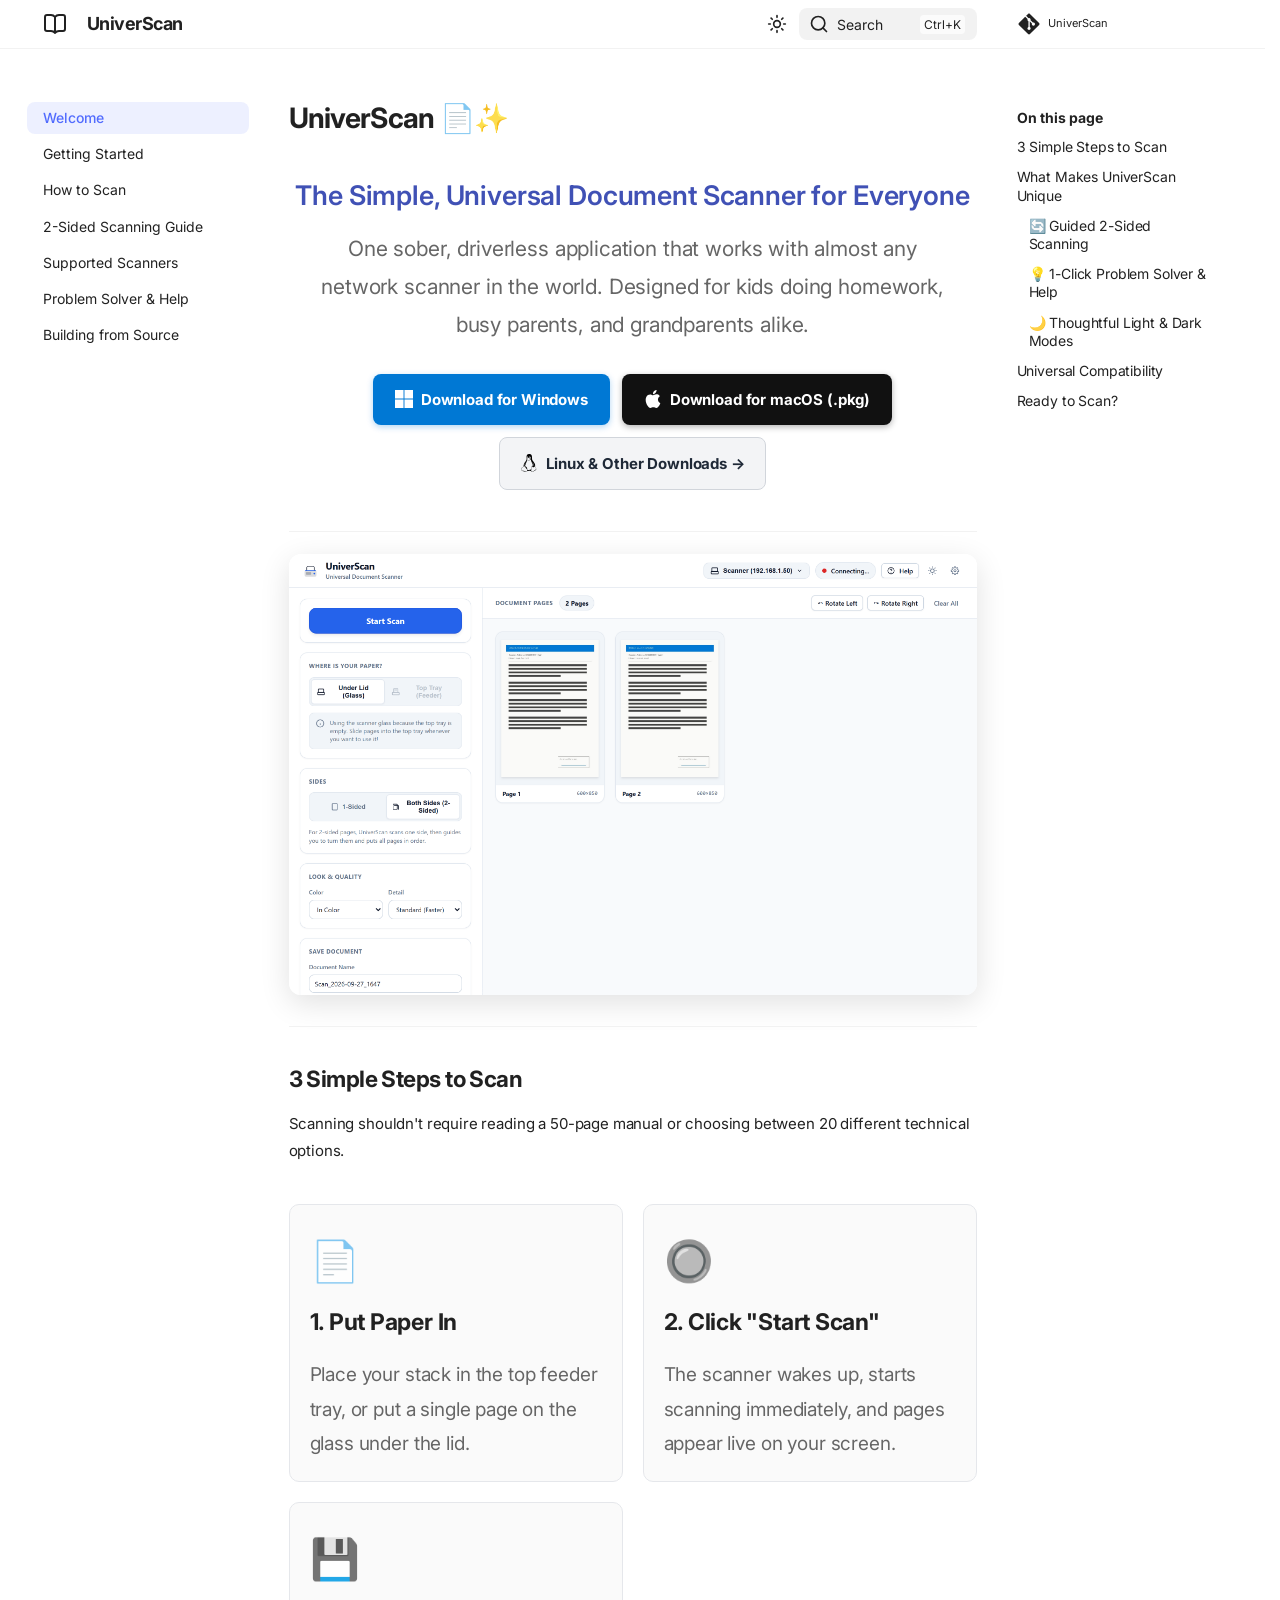
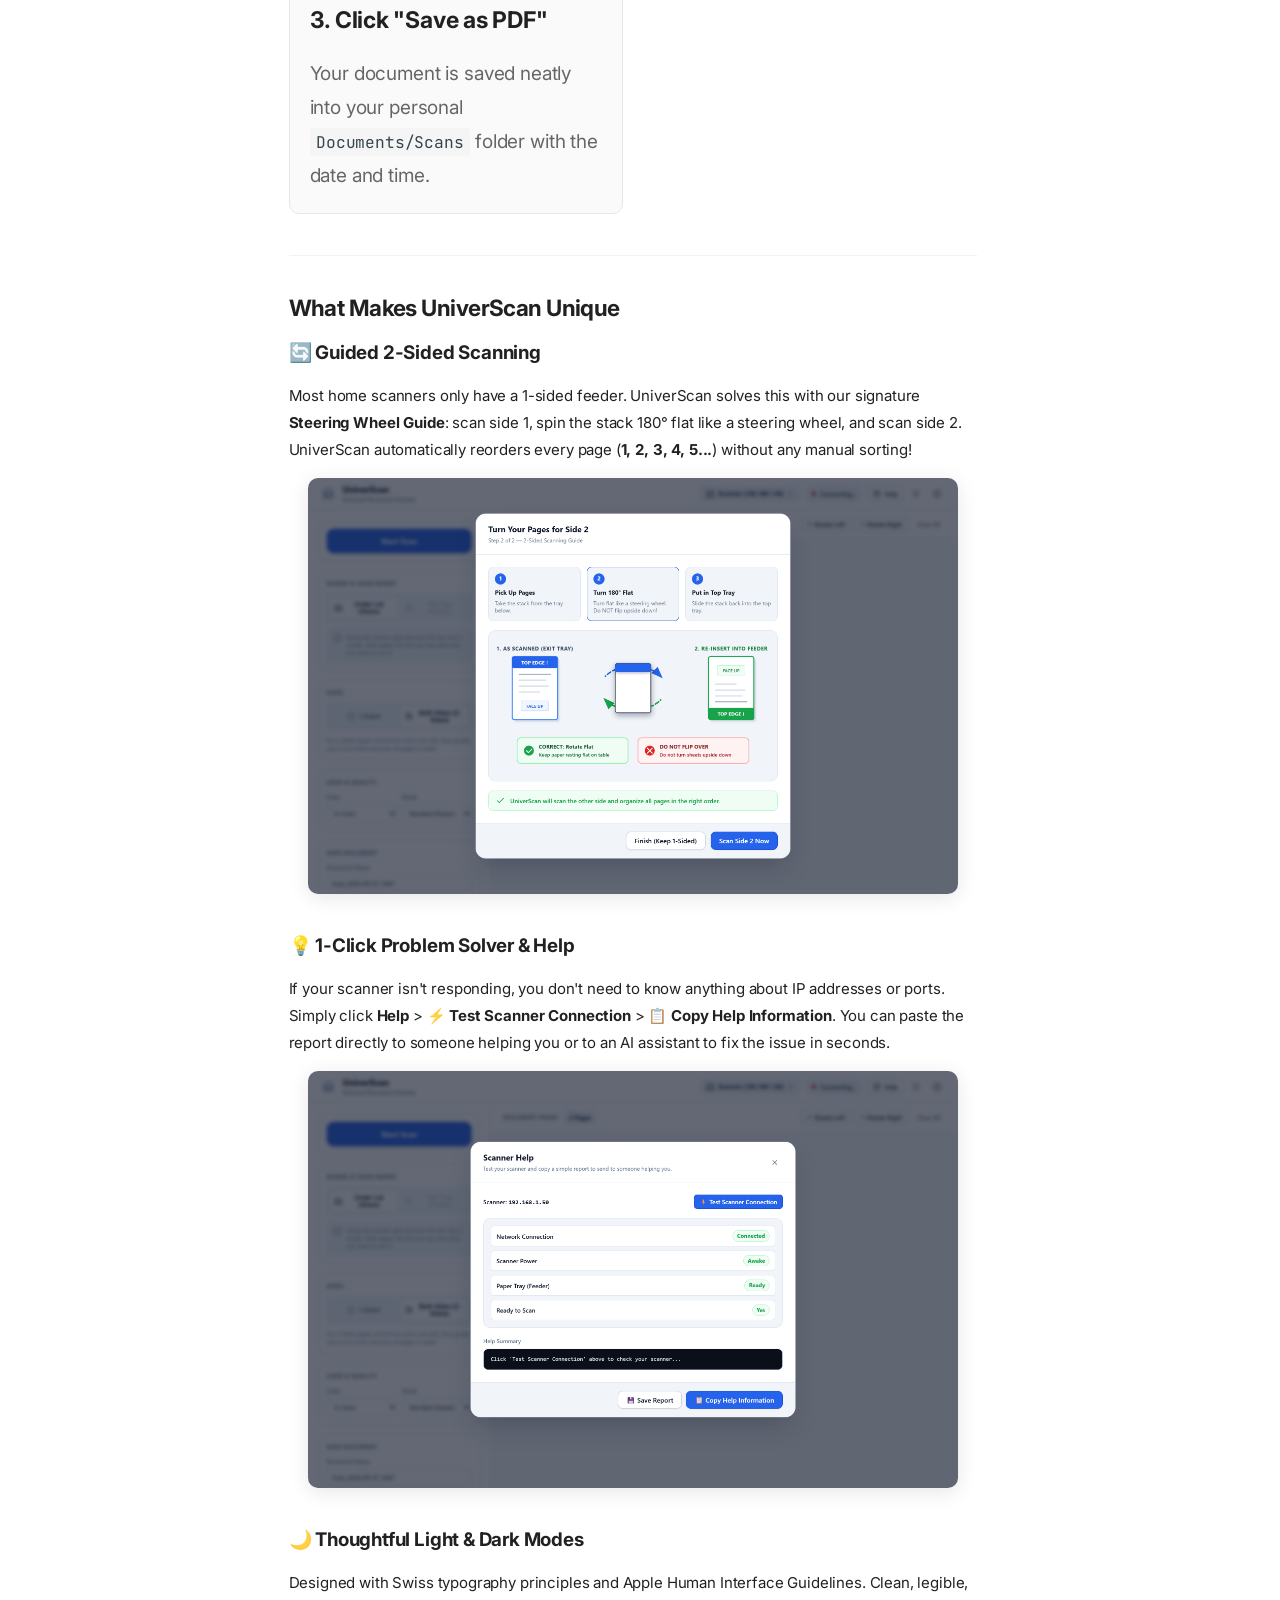
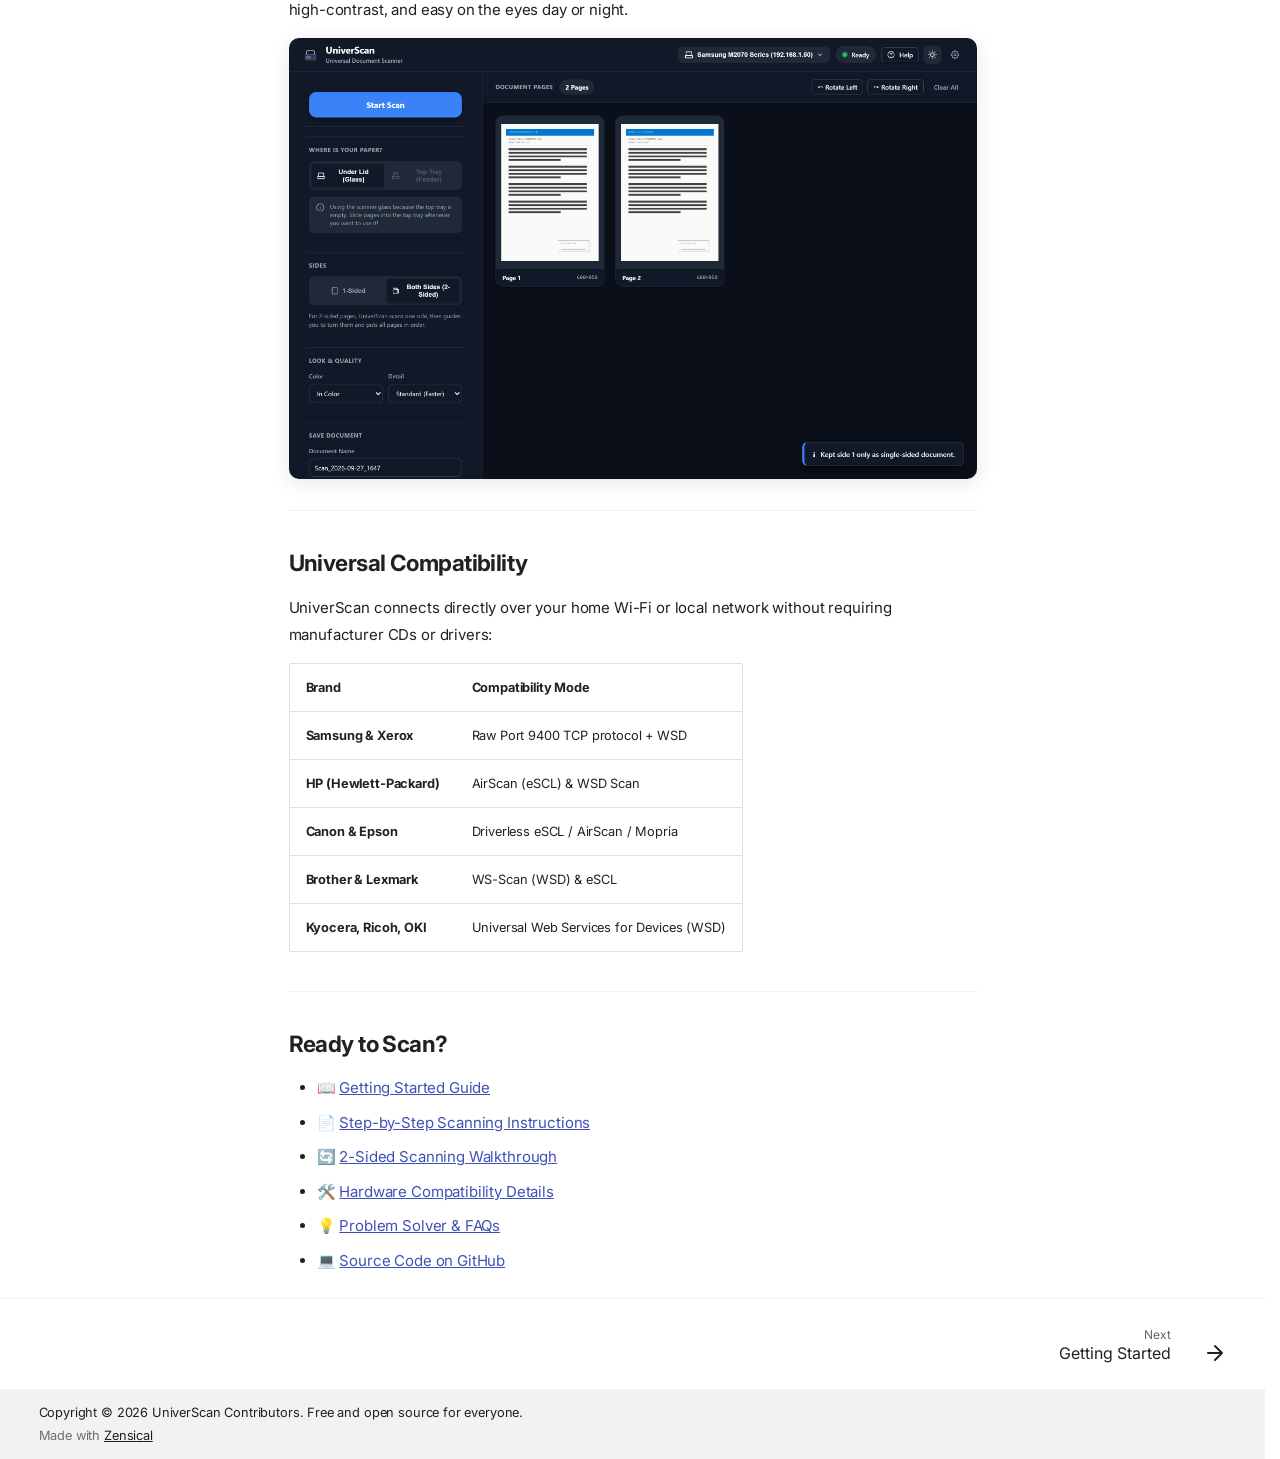
<file: index.html>
<!doctype html>
<html lang="en" class="no-js">
  <head>
    
      <meta charset="utf-8">
      <meta name="viewport" content="width=device-width,initial-scale=1">
      
        <meta name="description" content="The Simple, Universal Document Scanner for Everyone">
      
      
        <meta name="author" content="UniverScan Open Source Team">
      
      
      
      
        <link rel="next" href="./getting-started/">
      
      
        
      
      
      <link rel="icon" href="./assets/images/favicon.png">
      <meta name="generator" content="zensical-0.0.65">
    
    
      
        <title>Welcome - UniverScan</title>
      
    
    
      
        
      
      <link rel="stylesheet" href="./assets/stylesheets/modern/main.40d3fdbb.min.css">
      
        
          
        
        <link rel="stylesheet" href="./assets/stylesheets/modern/palette.812a03bb.min.css">
      
      


    
    
      
    
    
      
        
        
        <link rel="preconnect" href="https://fonts.gstatic.com" crossorigin>
        <link rel="stylesheet" href="https://fonts.googleapis.com/css?family=Inter:300,300i,400,400i,500,500i,700,700i%7CJetBrains+Mono:400,400i,700,700i&amp;display=fallback">
        <style>:root{--md-text-font:"Inter";--md-code-font:"JetBrains Mono"}</style>
      
    
    
    <script>__md_scope=new URL(".",location),__md_scope.pathname.endsWith("/")||(__md_scope=new URL(__md_scope.pathname+"/",location)),__md_hash=e=>[...e].reduce(((e,t)=>(e<<5)-e+t.charCodeAt(0)),0),__md_get=(e,t=localStorage,_=__md_scope)=>JSON.parse(t.getItem(_.pathname+"."+e)),__md_set=(e,t,_=localStorage,a=__md_scope)=>{try{_.setItem(a.pathname+"."+e,JSON.stringify(t))}catch(e){}},document.documentElement.setAttribute("data-platform",navigator.platform)</script>
    
      

    
    
  </head>
  
  
    
    
      
    
    
    
    
    <body dir="ltr" data-md-color-scheme="default" data-md-color-primary="indigo" data-md-color-accent="indigo">
  
    
    <input class="md-toggle" data-md-toggle="drawer" type="checkbox" id="__drawer" autocomplete="off">
    <input class="md-toggle" data-md-toggle="search" type="checkbox" id="__search" autocomplete="off">
    <label class="md-overlay" for="__drawer" aria-label="Navigation"></label>
    <div data-md-component="skip">
      
        
        <a href="#universcan" class="md-skip">
          Skip to content
        </a>
      
    </div>
    <div data-md-component="announce">
      
    </div>
    
    
      

  

<header class="md-header md-header--shadow" data-md-component="header">
  <nav class="md-header__inner md-grid" aria-label="Header">
    <a href="" title="UniverScan" class="md-header__button md-logo" aria-label="UniverScan" data-md-component="logo">
      
  
  <svg xmlns="http://www.w3.org/2000/svg" fill="none" stroke="currentColor" stroke-linecap="round" stroke-linejoin="round" stroke-width="2" class="lucide lucide-book-open" viewBox="0 0 24 24"><path d="M12 5v16M20.001 19A2 2 0 0 0 22 17V5a2 2 0 0 0-1.999-2L16 3.002A5 5 0 0 0 12 5a5 5 0 0 0-4-2H4a2 2 0 0 0-2 2v12a2 2 0 0 0 1.999 2H8a5 5 0 0 1 4 2 5 5 0 0 1 4-2z"/></svg>

    </a>
    <label class="md-header__button md-icon" for="__drawer" aria-label="Navigation">
      
      <svg xmlns="http://www.w3.org/2000/svg" fill="none" stroke="currentColor" stroke-linecap="round" stroke-linejoin="round" stroke-width="2" class="lucide lucide-menu" viewBox="0 0 24 24"><path d="M4 5h16M4 12h16M4 19h16"/></svg>
    </label>
    <div class="md-header__title" data-md-component="header-title">
      <div class="md-header__ellipsis">
        <div class="md-header__topic">
          <span class="md-ellipsis">
            UniverScan
          </span>
        </div>
        <div class="md-header__topic" data-md-component="header-topic">
          <span class="md-ellipsis">
            
              Welcome
            
          </span>
        </div>
      </div>
    </div>
    
      
        <form class="md-header__option" data-md-component="palette">
  
    
    
    
    <input class="md-option" data-md-color-media="none" data-md-color-scheme="default" data-md-color-primary="indigo" data-md-color-accent="indigo"  aria-label="Switch to dark mode"  type="radio" name="__palette" id="__palette_0">
    
      <label class="md-header__button md-icon" title="Switch to dark mode" for="__palette_1" hidden>
        <svg xmlns="http://www.w3.org/2000/svg" fill="none" stroke="currentColor" stroke-linecap="round" stroke-linejoin="round" stroke-width="2" class="lucide lucide-sun" viewBox="0 0 24 24"><circle cx="12" cy="12" r="4"/><path d="M12 2v2M12 20v2M4.93 4.93l1.41 1.41M17.66 17.66l1.41 1.41M2 12h2M20 12h2M6.34 17.66l-1.41 1.41M19.07 4.93l-1.41 1.41"/></svg>
      </label>
    
  
    
    
    
    <input class="md-option" data-md-color-media="none" data-md-color-scheme="slate" data-md-color-primary="indigo" data-md-color-accent="indigo"  aria-label="Switch to light mode"  type="radio" name="__palette" id="__palette_1">
    
      <label class="md-header__button md-icon" title="Switch to light mode" for="__palette_0" hidden>
        <svg xmlns="http://www.w3.org/2000/svg" fill="none" stroke="currentColor" stroke-linecap="round" stroke-linejoin="round" stroke-width="2" class="lucide lucide-moon" viewBox="0 0 24 24"><path d="M20.985 12.486a9 9 0 1 1-9.473-9.472c.405-.022.617.46.402.803a6 6 0 0 0 8.268 8.268c.344-.215.825-.004.803.401"/></svg>
      </label>
    
  
</form>
      
    
    
      <script>var palette=__md_get("__palette");if(palette&&palette.color){if("(prefers-color-scheme)"===palette.color.media){var media=matchMedia("(prefers-color-scheme: light)"),input=document.querySelector(media.matches?"[data-md-color-media='(prefers-color-scheme: light)']":"[data-md-color-media='(prefers-color-scheme: dark)']");palette.color.media=input.getAttribute("data-md-color-media"),palette.color.scheme=input.getAttribute("data-md-color-scheme"),palette.color.primary=input.getAttribute("data-md-color-primary"),palette.color.accent=input.getAttribute("data-md-color-accent")}for(var[key,value]of Object.entries(palette.color))document.body.setAttribute("data-md-color-"+key,value)}</script>
    
    
    
      
      
        <label class="md-header__button md-icon" for="__search" aria-label="Search">
          
          <svg xmlns="http://www.w3.org/2000/svg" fill="none" stroke="currentColor" stroke-linecap="round" stroke-linejoin="round" stroke-width="2" class="lucide lucide-search" viewBox="0 0 24 24"><path d="m21 21-4.34-4.34"/><circle cx="11" cy="11" r="8"/></svg>
        </label>
        <div class="md-search" data-md-component="search" role="dialog" aria-label="Search">
  <button type="button" class="md-search__button">
    Search
  </button>
</div>
      
    
    <div class="md-header__source">
      
        <a href="https://github.com/arnaudbletterer/universcan" title="Go to repository" class="md-source" data-md-component="source">
  <div class="md-source__icon md-icon">
    
    <svg xmlns="http://www.w3.org/2000/svg" viewBox="0 0 448 512"><!--! Font Awesome Free 7.3.1 by @fontawesome - https://fontawesome.com License - https://fontawesome.com/license/free (Icons: CC BY 4.0, Fonts: SIL OFL 1.1, Code: MIT License) Copyright 2026 Fonticons, Inc.--><path fill="currentColor" d="M439.6 236.1 244 40.5c-5.4-5.5-12.8-8.5-20.4-8.5s-15 3-20.4 8.4L162.5 81l51.5 51.5c27.1-9.1 52.7 16.8 43.4 43.7l49.7 49.7c34.2-11.8 61.2 31 35.5 56.7-26.5 26.5-70.2-2.9-56-37.3L240.3 199v121.9c25.3 12.5 22.3 41.8 9.1 55-6.4 6.4-15.2 10.1-24.3 10.1s-17.8-3.6-24.3-10.1c-17.6-17.6-11.1-46.9 11.2-56v-123c-20.8-8.5-24.6-30.7-18.6-45L142.6 101 8.5 235.1C3 240.6 0 247.9 0 255.5s3 15 8.5 20.4l195.6 195.7c5.4 5.4 12.7 8.4 20.4 8.4s15-3 20.4-8.4l194.7-194.7c5.4-5.4 8.4-12.8 8.4-20.4s-3-15-8.4-20.4"/></svg>
  </div>
  <div class="md-source__repository">
    UniverScan
  </div>
</a>
      
    </div>
  </nav>
  
</header>
    
    <div class="md-container" data-md-component="container">
      
      
        
          
        
      
      <main class="md-main" data-md-component="main">
        <div class="md-main__inner md-grid">
          
            
              
              <div class="md-sidebar md-sidebar--primary" data-md-component="sidebar" data-md-type="navigation" >
                <div class="md-sidebar__scrollwrap">
                  <div class="md-sidebar__inner">
                    



<nav class="md-nav md-nav--primary" aria-label="Navigation" data-md-level="0">
  <label class="md-nav__title" for="__drawer">
    <a href="" title="UniverScan" class="md-nav__button md-logo" aria-label="UniverScan" data-md-component="logo">
      
  
  <svg xmlns="http://www.w3.org/2000/svg" fill="none" stroke="currentColor" stroke-linecap="round" stroke-linejoin="round" stroke-width="2" class="lucide lucide-book-open" viewBox="0 0 24 24"><path d="M12 5v16M20.001 19A2 2 0 0 0 22 17V5a2 2 0 0 0-1.999-2L16 3.002A5 5 0 0 0 12 5a5 5 0 0 0-4-2H4a2 2 0 0 0-2 2v12a2 2 0 0 0 1.999 2H8a5 5 0 0 1 4 2 5 5 0 0 1 4-2z"/></svg>

    </a>
    UniverScan
  </label>
  
    <div class="md-nav__source">
      <a href="https://github.com/arnaudbletterer/universcan" title="Go to repository" class="md-source" data-md-component="source">
  <div class="md-source__icon md-icon">
    
    <svg xmlns="http://www.w3.org/2000/svg" viewBox="0 0 448 512"><!--! Font Awesome Free 7.3.1 by @fontawesome - https://fontawesome.com License - https://fontawesome.com/license/free (Icons: CC BY 4.0, Fonts: SIL OFL 1.1, Code: MIT License) Copyright 2026 Fonticons, Inc.--><path fill="currentColor" d="M439.6 236.1 244 40.5c-5.4-5.5-12.8-8.5-20.4-8.5s-15 3-20.4 8.4L162.5 81l51.5 51.5c27.1-9.1 52.7 16.8 43.4 43.7l49.7 49.7c34.2-11.8 61.2 31 35.5 56.7-26.5 26.5-70.2-2.9-56-37.3L240.3 199v121.9c25.3 12.5 22.3 41.8 9.1 55-6.4 6.4-15.2 10.1-24.3 10.1s-17.8-3.6-24.3-10.1c-17.6-17.6-11.1-46.9 11.2-56v-123c-20.8-8.5-24.6-30.7-18.6-45L142.6 101 8.5 235.1C3 240.6 0 247.9 0 255.5s3 15 8.5 20.4l195.6 195.7c5.4 5.4 12.7 8.4 20.4 8.4s15-3 20.4-8.4l194.7-194.7c5.4-5.4 8.4-12.8 8.4-20.4s-3-15-8.4-20.4"/></svg>
  </div>
  <div class="md-source__repository">
    UniverScan
  </div>
</a>
    </div>
  
  <ul class="md-nav__list" data-md-scrollfix>
    
      
      
  
  
    
  
  
  
    <li class="md-nav__item md-nav__item--active">
      
      
      
      
        
      
      
        <label class="md-nav__link md-nav__link--active" for="__toc">
          
  
  
  <span class="md-ellipsis">
    
  
  Welcome

    
  </span>
  
  

          <span class="md-nav__icon md-icon"></span>
        </label>
      
      <a href="" class="md-nav__link md-nav__link--active">
        
  
  
  <span class="md-ellipsis">
    
  
  Welcome

    
  </span>
  
  

      </a>
      
        


<nav class="md-nav md-nav--secondary" aria-label="On this page">
  
  
  
    
  
  
    <label class="md-nav__title" for="__toc">
      <span class="md-nav__icon md-icon"></span>
      On this page
    </label>
    <ul class="md-nav__list" data-md-component="toc" data-md-scrollfix>
      
        <li class="md-nav__item">
  <a href="#3-simple-steps-to-scan" class="md-nav__link">
    <span class="md-ellipsis">
      <span class="md-typeset">
        3 Simple Steps to Scan
      </span>
    </span>
  </a>
  
</li>
      
        <li class="md-nav__item">
  <a href="#what-makes-universcan-unique" class="md-nav__link">
    <span class="md-ellipsis">
      <span class="md-typeset">
        What Makes UniverScan Unique
      </span>
    </span>
  </a>
  
    <nav class="md-nav" aria-label="What Makes UniverScan Unique">
      <ul class="md-nav__list">
        
          <li class="md-nav__item">
  <a href="#guided-2-sided-scanning" class="md-nav__link">
    <span class="md-ellipsis">
      <span class="md-typeset">
        🔄 Guided 2-Sided Scanning
      </span>
    </span>
  </a>
  
</li>
        
          <li class="md-nav__item">
  <a href="#1-click-problem-solver-help" class="md-nav__link">
    <span class="md-ellipsis">
      <span class="md-typeset">
        💡 1-Click Problem Solver &amp; Help
      </span>
    </span>
  </a>
  
</li>
        
          <li class="md-nav__item">
  <a href="#thoughtful-light-dark-modes" class="md-nav__link">
    <span class="md-ellipsis">
      <span class="md-typeset">
        🌙 Thoughtful Light &amp; Dark Modes
      </span>
    </span>
  </a>
  
</li>
        
      </ul>
    </nav>
  
</li>
      
        <li class="md-nav__item">
  <a href="#universal-compatibility" class="md-nav__link">
    <span class="md-ellipsis">
      <span class="md-typeset">
        Universal Compatibility
      </span>
    </span>
  </a>
  
</li>
      
        <li class="md-nav__item">
  <a href="#ready-to-scan" class="md-nav__link">
    <span class="md-ellipsis">
      <span class="md-typeset">
        Ready to Scan?
      </span>
    </span>
  </a>
  
</li>
      
    </ul>
  
</nav>
      
    </li>
  

    
      
      
  
  
  
  
    <li class="md-nav__item">
      <a href="./getting-started/" class="md-nav__link">
        
  
  
  <span class="md-ellipsis">
    
  
  Getting Started

    
  </span>
  
  

      </a>
    </li>
  

    
      
      
  
  
  
  
    <li class="md-nav__item">
      <a href="./how-to-scan/" class="md-nav__link">
        
  
  
  <span class="md-ellipsis">
    
  
  How to Scan

    
  </span>
  
  

      </a>
    </li>
  

    
      
      
  
  
  
  
    <li class="md-nav__item">
      <a href="./two-sided-guide/" class="md-nav__link">
        
  
  
  <span class="md-ellipsis">
    
  
  2-Sided Scanning Guide

    
  </span>
  
  

      </a>
    </li>
  

    
      
      
  
  
  
  
    <li class="md-nav__item">
      <a href="./supported-scanners/" class="md-nav__link">
        
  
  
  <span class="md-ellipsis">
    
  
  Supported Scanners

    
  </span>
  
  

      </a>
    </li>
  

    
      
      
  
  
  
  
    <li class="md-nav__item">
      <a href="./troubleshooting/" class="md-nav__link">
        
  
  
  <span class="md-ellipsis">
    
  
  Problem Solver & Help

    
  </span>
  
  

      </a>
    </li>
  

    
      
      
  
  
  
  
    <li class="md-nav__item">
      <a href="./developer-guide/" class="md-nav__link">
        
  
  
  <span class="md-ellipsis">
    
  
  Building from Source

    
  </span>
  
  

      </a>
    </li>
  

    
  </ul>
</nav>
                  </div>
                </div>
              </div>
            
            
              
              <div class="md-sidebar md-sidebar--secondary" data-md-component="sidebar" data-md-type="toc" >
                <div class="md-sidebar__scrollwrap">
                  
                    
                    
                    
                      
                    
                    
                      <input class="md-nav__toggle md-toggle" type="checkbox" id="__toc">
                      <div class="md-sidebar-button__wrapper">
                        <label class="md-sidebar-button" for="__toc"></label>
                      </div>
                    
                  
                  <div class="md-sidebar__inner">
                    


<nav class="md-nav md-nav--secondary" aria-label="On this page">
  
  
  
    
  
  
    <label class="md-nav__title" for="__toc">
      <span class="md-nav__icon md-icon"></span>
      On this page
    </label>
    <ul class="md-nav__list" data-md-component="toc" data-md-scrollfix>
      
        <li class="md-nav__item">
  <a href="#3-simple-steps-to-scan" class="md-nav__link">
    <span class="md-ellipsis">
      <span class="md-typeset">
        3 Simple Steps to Scan
      </span>
    </span>
  </a>
  
</li>
      
        <li class="md-nav__item">
  <a href="#what-makes-universcan-unique" class="md-nav__link">
    <span class="md-ellipsis">
      <span class="md-typeset">
        What Makes UniverScan Unique
      </span>
    </span>
  </a>
  
    <nav class="md-nav" aria-label="What Makes UniverScan Unique">
      <ul class="md-nav__list">
        
          <li class="md-nav__item">
  <a href="#guided-2-sided-scanning" class="md-nav__link">
    <span class="md-ellipsis">
      <span class="md-typeset">
        🔄 Guided 2-Sided Scanning
      </span>
    </span>
  </a>
  
</li>
        
          <li class="md-nav__item">
  <a href="#1-click-problem-solver-help" class="md-nav__link">
    <span class="md-ellipsis">
      <span class="md-typeset">
        💡 1-Click Problem Solver &amp; Help
      </span>
    </span>
  </a>
  
</li>
        
          <li class="md-nav__item">
  <a href="#thoughtful-light-dark-modes" class="md-nav__link">
    <span class="md-ellipsis">
      <span class="md-typeset">
        🌙 Thoughtful Light &amp; Dark Modes
      </span>
    </span>
  </a>
  
</li>
        
      </ul>
    </nav>
  
</li>
      
        <li class="md-nav__item">
  <a href="#universal-compatibility" class="md-nav__link">
    <span class="md-ellipsis">
      <span class="md-typeset">
        Universal Compatibility
      </span>
    </span>
  </a>
  
</li>
      
        <li class="md-nav__item">
  <a href="#ready-to-scan" class="md-nav__link">
    <span class="md-ellipsis">
      <span class="md-typeset">
        Ready to Scan?
      </span>
    </span>
  </a>
  
</li>
      
    </ul>
  
</nav>
                  </div>
                </div>
              </div>
            
          
          
            <div class="md-content" data-md-component="content">
              
              <article class="md-content__inner md-typeset">
                
                  
  
  


<h1 id="universcan">UniverScan 📄✨<a class="headerlink" href="#universcan" title="Permanent link">&para;</a></h1>
<div align="center" style="margin-bottom: 2rem;">
  <p style="font-size: 1.35rem; font-weight: 600; color: var(--md-primary-fg-color, #0078D4); margin-bottom: 0.5rem;">
    The Simple, Universal Document Scanner for Everyone
  </p>
  <p style="font-size: 1.05rem; color: #666; max-width: 650px; margin: 0 auto 1.5rem auto;">
    One sober, driverless application that works with almost any network scanner in the world. Designed for kids doing homework, busy parents, and grandparents alike.
  </p>

  <div style="display: flex; gap: 12px; justify-content: center; flex-wrap: wrap; margin-top: 1rem;">
    <a href="https://github.com/arnaudbletterer/universcan/releases/latest/download/UniverScan-Setup.exe" style="display: inline-flex; align-items: center; gap: 8px; background-color: #0078D4; color: white; padding: 12px 22px; border-radius: 8px; font-weight: 700; text-decoration: none; font-size: 15px; box-shadow: 0 2px 6px rgba(0,120,212,0.3);">
      <img src="assets/icons/windows.svg" width="18" height="18" alt="Windows" style="filter: brightness(0) invert(1);">
      Download for Windows
    </a>
    <a href="https://github.com/arnaudbletterer/universcan/releases/latest/download/UniverScan-macOS.pkg" style="display: inline-flex; align-items: center; gap: 8px; background-color: #111111; color: white; padding: 12px 22px; border-radius: 8px; font-weight: 700; text-decoration: none; font-size: 15px; box-shadow: 0 2px 6px rgba(0,0,0,0.3);">
      <img src="assets/icons/apple.svg" width="18" height="18" alt="Apple macOS" style="filter: brightness(0) invert(1);">
      Download for macOS (.pkg)
    </a>
    <a href="https://github.com/arnaudbletterer/universcan/releases/latest" style="display: inline-flex; align-items: center; gap: 8px; background-color: #F3F4F6; color: #1F2937; border: 1px solid #D1D5DB; padding: 12px 20px; border-radius: 8px; font-weight: 700; text-decoration: none; font-size: 15px;">
      <img src="assets/icons/linux.svg" width="18" height="18" alt="Linux">
      Linux & Other Downloads →
    </a>
  </div>
</div>

<hr />
<p align="center">
  <img src="assets/screenshots/01_dashboard_preview.png" alt="UniverScan Dashboard" style="border-radius: 12px; box-shadow: 0 8px 30px rgba(0,0,0,0.12); width: 100%; max-width: 900px;">
</p>

<hr />
<h2 id="3-simple-steps-to-scan">3 Simple Steps to Scan<a class="headerlink" href="#3-simple-steps-to-scan" title="Permanent link">&para;</a></h2>
<p>Scanning shouldn't require reading a 50-page manual or choosing between 20 different technical options.</p>
<div style="display: grid; grid-template-columns: repeat(auto-fit, minmax(240px, 1fr)); gap: 20px; margin: 2rem 0;">
  <div style="padding: 20px; border: 1px solid #E5E7EB; border-radius: 10px; background: #FAFAFA;">
    <div style="font-size: 2rem; margin-bottom: 8px;">📄</div>
    <h3 style="margin-top: 0; font-size: 1.15rem;">1. Put Paper In</h3>
    <p style="color: #666; font-size: 0.95rem; margin-bottom: 0;">Place your stack in the top feeder tray, or put a single page on the glass under the lid.</p>
  </div>
  <div style="padding: 20px; border: 1px solid #E5E7EB; border-radius: 10px; background: #FAFAFA;">
    <div style="font-size: 2rem; margin-bottom: 8px;">🔘</div>
    <h3 style="margin-top: 0; font-size: 1.15rem;">2. Click "Start Scan"</h3>
    <p style="color: #666; font-size: 0.95rem; margin-bottom: 0;">The scanner wakes up, starts scanning immediately, and pages appear live on your screen.</p>
  </div>
  <div style="padding: 20px; border: 1px solid #E5E7EB; border-radius: 10px; background: #FAFAFA;">
    <div style="font-size: 2rem; margin-bottom: 8px;">💾</div>
    <h3 style="margin-top: 0; font-size: 1.15rem;">3. Click "Save as PDF"</h3>
    <p style="color: #666; font-size: 0.95rem; margin-bottom: 0;">Your document is saved neatly into your personal <code>Documents/Scans</code> folder with the date and time.</p>
  </div>
</div>

<hr />
<h2 id="what-makes-universcan-unique">What Makes UniverScan Unique<a class="headerlink" href="#what-makes-universcan-unique" title="Permanent link">&para;</a></h2>
<h3 id="guided-2-sided-scanning">🔄 Guided 2-Sided Scanning<a class="headerlink" href="#guided-2-sided-scanning" title="Permanent link">&para;</a></h3>
<p>Most home scanners only have a 1-sided feeder. UniverScan solves this with our signature <strong>Steering Wheel Guide</strong>: scan side 1, spin the stack 180° flat like a steering wheel, and scan side 2. UniverScan automatically reorders every page (<strong>1, 2, 3, 4, 5...</strong>) without any manual sorting!</p>
<p align="center">
  <img src="assets/screenshots/04_duplex_guide.png" alt="Guided 2-Sided Scanning Guide" style="border-radius: 10px; box-shadow: 0 4px 20px rgba(0,0,0,0.1); max-width: 650px; width: 100%;">
</p>

<h3 id="1-click-problem-solver-help">💡 1-Click Problem Solver &amp; Help<a class="headerlink" href="#1-click-problem-solver-help" title="Permanent link">&para;</a></h3>
<p>If your scanner isn't responding, you don't need to know anything about IP addresses or ports. Simply click <strong>Help</strong> &gt; <strong>⚡ Test Scanner Connection</strong> &gt; <strong>📋 Copy Help Information</strong>. You can paste the report directly to someone helping you or to an AI assistant to fix the issue in seconds.</p>
<p align="center">
  <img src="assets/screenshots/03_scanner_help.png" alt="1-Click Scanner Help" style="border-radius: 10px; box-shadow: 0 4px 20px rgba(0,0,0,0.1); max-width: 650px; width: 100%;">
</p>

<h3 id="thoughtful-light-dark-modes">🌙 Thoughtful Light &amp; Dark Modes<a class="headerlink" href="#thoughtful-light-dark-modes" title="Permanent link">&para;</a></h3>
<p>Designed with Swiss typography principles and Apple Human Interface Guidelines. Clean, legible, high-contrast, and easy on the eyes day or night.</p>
<p align="center">
  <img src="assets/screenshots/06_dashboard_dark.png" alt="UniverScan Dark Theme" style="border-radius: 10px; box-shadow: 0 4px 20px rgba(0,0,0,0.1); max-width: 750px; width: 100%;">
</p>

<hr />
<h2 id="universal-compatibility">Universal Compatibility<a class="headerlink" href="#universal-compatibility" title="Permanent link">&para;</a></h2>
<p>UniverScan connects directly over your home Wi-Fi or local network without requiring manufacturer CDs or drivers:</p>
<table>
<thead>
<tr>
<th style="text-align: left;">Brand</th>
<th style="text-align: left;">Compatibility Mode</th>
</tr>
</thead>
<tbody>
<tr>
<td style="text-align: left;"><strong>Samsung &amp; Xerox</strong></td>
<td style="text-align: left;">Raw Port 9400 TCP protocol + WSD</td>
</tr>
<tr>
<td style="text-align: left;"><strong>HP (Hewlett-Packard)</strong></td>
<td style="text-align: left;">AirScan (eSCL) &amp; WSD Scan</td>
</tr>
<tr>
<td style="text-align: left;"><strong>Canon &amp; Epson</strong></td>
<td style="text-align: left;">Driverless eSCL / AirScan / Mopria</td>
</tr>
<tr>
<td style="text-align: left;"><strong>Brother &amp; Lexmark</strong></td>
<td style="text-align: left;">WS-Scan (WSD) &amp; eSCL</td>
</tr>
<tr>
<td style="text-align: left;"><strong>Kyocera, Ricoh, OKI</strong></td>
<td style="text-align: left;">Universal Web Services for Devices (WSD)</td>
</tr>
</tbody>
</table>
<hr />
<h2 id="ready-to-scan">Ready to Scan?<a class="headerlink" href="#ready-to-scan" title="Permanent link">&para;</a></h2>
<ul>
<li>📖 <a href="getting-started/">Getting Started Guide</a></li>
<li>📄 <a href="how-to-scan/">Step-by-Step Scanning Instructions</a></li>
<li>🔄 <a href="two-sided-guide/">2-Sided Scanning Walkthrough</a></li>
<li>🛠️ <a href="supported-scanners/">Hardware Compatibility Details</a></li>
<li>💡 <a href="troubleshooting/">Problem Solver &amp; FAQs</a></li>
<li>💻 <a href="https://github.com/arnaudbletterer/universcan">Source Code on GitHub</a></li>
</ul>














                
              </article>
            </div>
          
          
<script>var target=document.getElementById(location.hash.slice(1));target&&target.name&&(target.checked=target.name.startsWith("__tabbed_"))</script>
        </div>
        
          <button type="button" class="md-top md-icon" data-md-component="top" hidden>
  
  <svg xmlns="http://www.w3.org/2000/svg" fill="none" stroke="currentColor" stroke-linecap="round" stroke-linejoin="round" stroke-width="2" class="lucide lucide-circle-arrow-up" viewBox="0 0 24 24"><circle cx="12" cy="12" r="10"/><path d="m16 12-4-4-4 4M12 16V8"/></svg>
  Back to top
</button>
        
      </main>
      
        <footer class="md-footer">
  
    
      
      <nav class="md-footer__inner md-grid" aria-label="Footer" >
        
        
          
          <a href="./getting-started/" class="md-footer__link md-footer__link--next" aria-label="Next: Getting Started">
            <div class="md-footer__title">
              <span class="md-footer__direction">
                Next
              </span>
              <div class="md-ellipsis">
                Getting Started
              </div>
            </div>
            <div class="md-footer__button md-icon">
              
              <svg xmlns="http://www.w3.org/2000/svg" fill="none" stroke="currentColor" stroke-linecap="round" stroke-linejoin="round" stroke-width="2" class="lucide lucide-arrow-right" viewBox="0 0 24 24"><path d="M5 12h14M12 5l7 7-7 7"/></svg>
            </div>
          </a>
        
      </nav>
    
  
  <div class="md-footer-meta md-typeset">
    <div class="md-footer-meta__inner md-grid">
      <div class="md-copyright">
  
    <div class="md-copyright__highlight">
      Copyright &copy; 2026 UniverScan Contributors. Free and open source for everyone.

    </div>
  
  
    Made with
    <a href="https://zensical.org/" target="_blank" rel="noopener">
      Zensical
    </a>
  
</div>
      
    </div>
  </div>
</footer>
      
    </div>
    <div class="md-dialog" data-md-component="dialog">
      <div class="md-dialog__inner md-typeset"></div>
    </div>
    
    
    
      
      
      
      
        
        
      <script id="__config" type="application/json">{"annotate":null,"base":".","features":["announce.dismiss","content.code.copy","content.code.select","navigation.footer","navigation.indexes","navigation.instant","navigation.sections","navigation.top","search.highlight"],"redirect":null,"search":"./assets/javascripts/workers/search.7d14d953.min.js","tags":null,"translations":{"clipboard.copied":"Copied to clipboard","clipboard.copy":"Copy to clipboard","search.result.more.one":"1 more on this page","search.result.more.other":"# more on this page","search.result.none":"No matching documents","search.result.one":"1 matching document","search.result.other":"# matching documents","search.result.placeholder":"Type to start searching","search.result.term.missing":"Missing","select.version":"Select version"},"version":null}</script>
    
    
      <script src="./assets/javascripts/bundle.c04ba553.min.js"></script>
      
    
  </body>
</html>
</file>
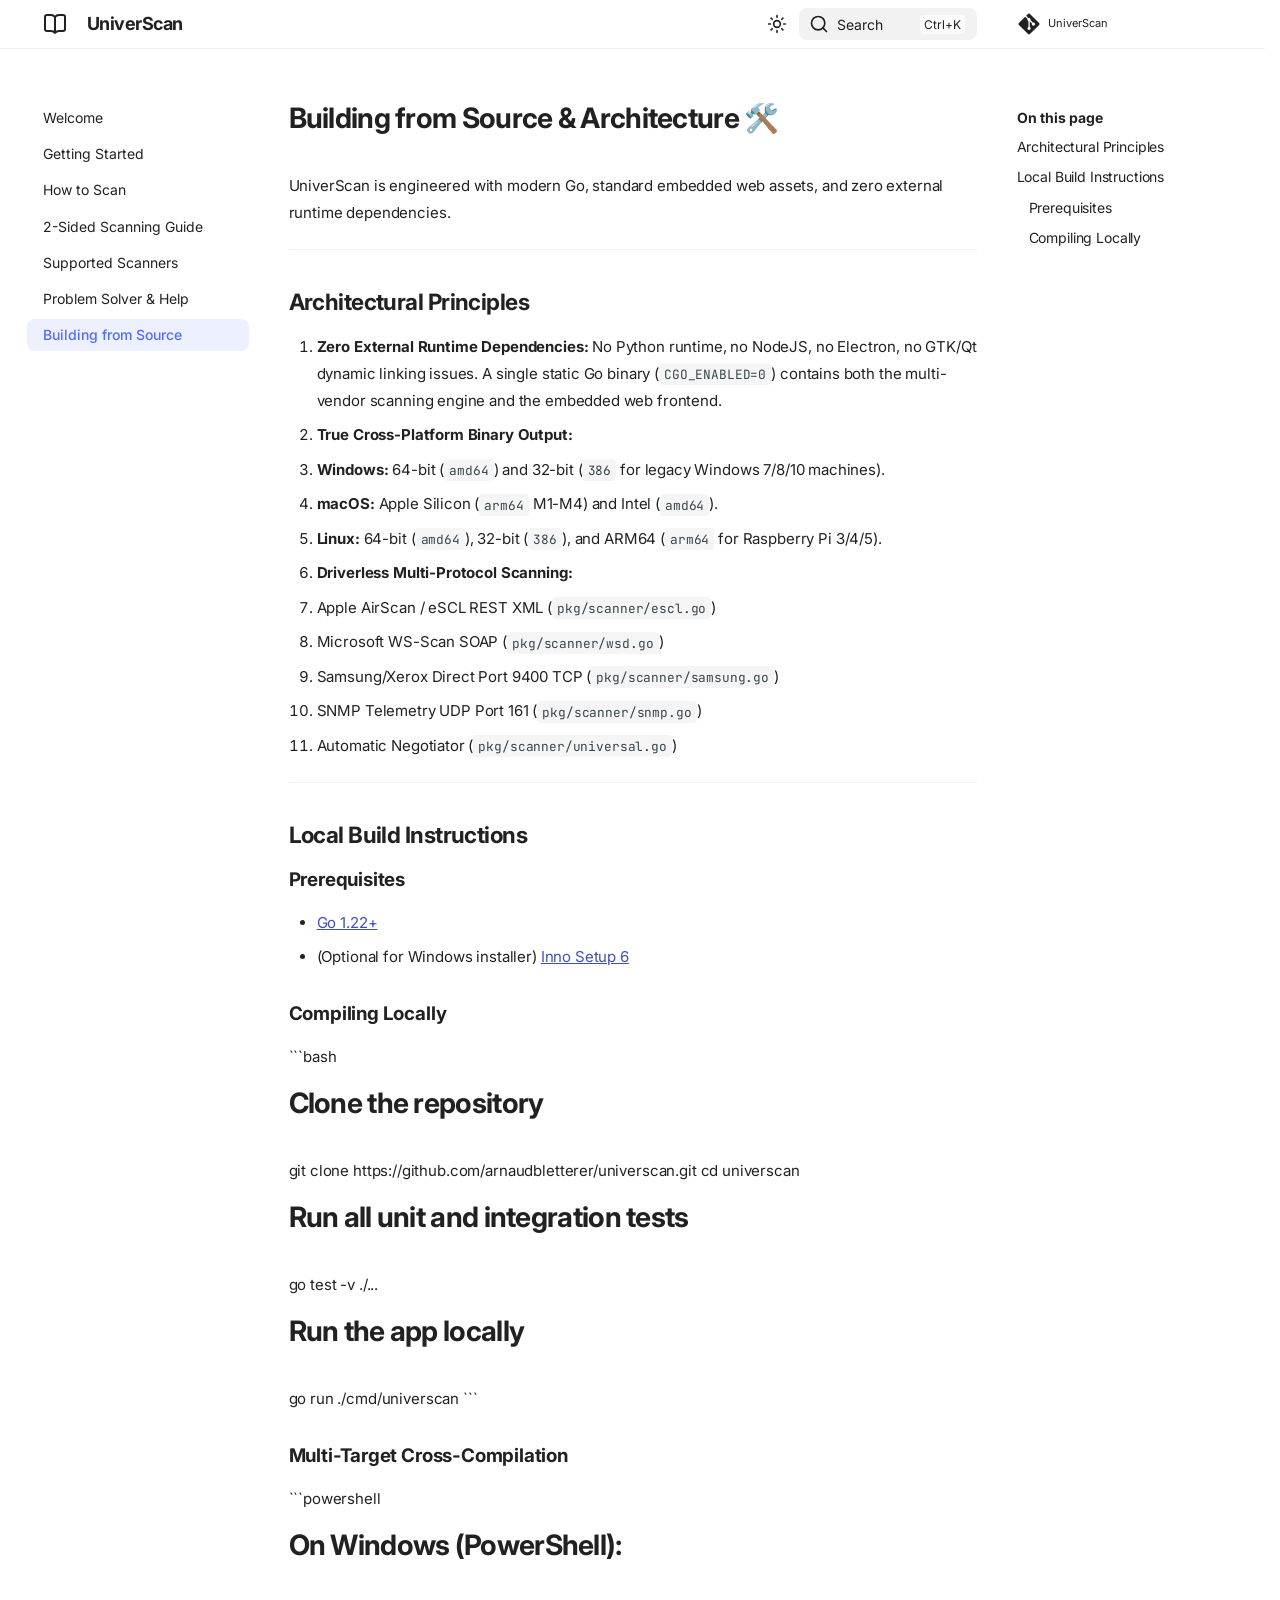
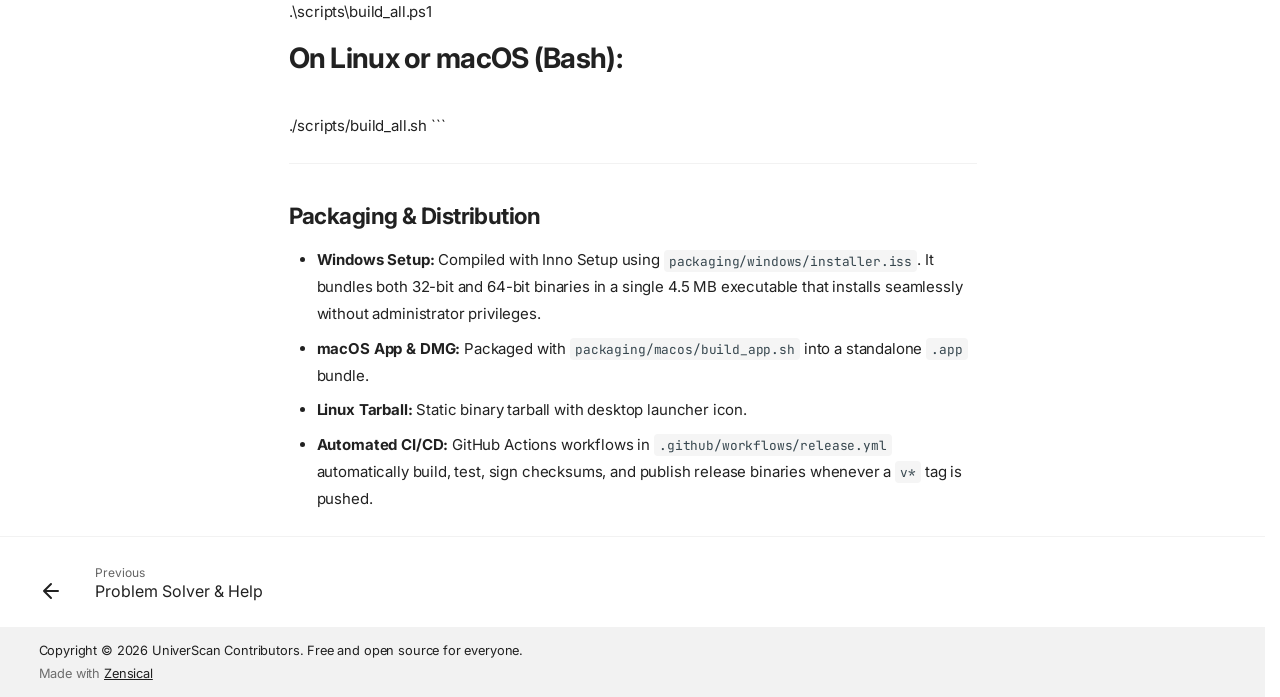
<file: developer-guide/index.html>
<!doctype html>
<html lang="en" class="no-js">
  <head>
    
      <meta charset="utf-8">
      <meta name="viewport" content="width=device-width,initial-scale=1">
      
        <meta name="description" content="The Simple, Universal Document Scanner for Everyone">
      
      
        <meta name="author" content="UniverScan Open Source Team">
      
      
      
        <link rel="prev" href="../troubleshooting/">
      
      
      
        
      
      
      <link rel="icon" href="../assets/images/favicon.png">
      <meta name="generator" content="zensical-0.0.65">
    
    
      
        <title>Building from Source - UniverScan</title>
      
    
    
      
        
      
      <link rel="stylesheet" href="../assets/stylesheets/modern/main.40d3fdbb.min.css">
      
        
          
        
        <link rel="stylesheet" href="../assets/stylesheets/modern/palette.812a03bb.min.css">
      
      


    
    
      
    
    
      
        
        
        <link rel="preconnect" href="https://fonts.gstatic.com" crossorigin>
        <link rel="stylesheet" href="https://fonts.googleapis.com/css?family=Inter:300,300i,400,400i,500,500i,700,700i%7CJetBrains+Mono:400,400i,700,700i&amp;display=fallback">
        <style>:root{--md-text-font:"Inter";--md-code-font:"JetBrains Mono"}</style>
      
    
    
    <script>__md_scope=new URL("..",location),__md_scope.pathname.endsWith("/")||(__md_scope=new URL(__md_scope.pathname+"/",location)),__md_hash=e=>[...e].reduce(((e,t)=>(e<<5)-e+t.charCodeAt(0)),0),__md_get=(e,t=localStorage,_=__md_scope)=>JSON.parse(t.getItem(_.pathname+"."+e)),__md_set=(e,t,_=localStorage,a=__md_scope)=>{try{_.setItem(a.pathname+"."+e,JSON.stringify(t))}catch(e){}},document.documentElement.setAttribute("data-platform",navigator.platform)</script>
    
      

    
    
  </head>
  
  
    
    
      
    
    
    
    
    <body dir="ltr" data-md-color-scheme="default" data-md-color-primary="indigo" data-md-color-accent="indigo">
  
    
    <input class="md-toggle" data-md-toggle="drawer" type="checkbox" id="__drawer" autocomplete="off">
    <input class="md-toggle" data-md-toggle="search" type="checkbox" id="__search" autocomplete="off">
    <label class="md-overlay" for="__drawer" aria-label="Navigation"></label>
    <div data-md-component="skip">
      
        
        <a href="#building-from-source-architecture" class="md-skip">
          Skip to content
        </a>
      
    </div>
    <div data-md-component="announce">
      
    </div>
    
    
      

  

<header class="md-header md-header--shadow" data-md-component="header">
  <nav class="md-header__inner md-grid" aria-label="Header">
    <a href="./.." title="UniverScan" class="md-header__button md-logo" aria-label="UniverScan" data-md-component="logo">
      
  
  <svg xmlns="http://www.w3.org/2000/svg" fill="none" stroke="currentColor" stroke-linecap="round" stroke-linejoin="round" stroke-width="2" class="lucide lucide-book-open" viewBox="0 0 24 24"><path d="M12 5v16M20.001 19A2 2 0 0 0 22 17V5a2 2 0 0 0-1.999-2L16 3.002A5 5 0 0 0 12 5a5 5 0 0 0-4-2H4a2 2 0 0 0-2 2v12a2 2 0 0 0 1.999 2H8a5 5 0 0 1 4 2 5 5 0 0 1 4-2z"/></svg>

    </a>
    <label class="md-header__button md-icon" for="__drawer" aria-label="Navigation">
      
      <svg xmlns="http://www.w3.org/2000/svg" fill="none" stroke="currentColor" stroke-linecap="round" stroke-linejoin="round" stroke-width="2" class="lucide lucide-menu" viewBox="0 0 24 24"><path d="M4 5h16M4 12h16M4 19h16"/></svg>
    </label>
    <div class="md-header__title" data-md-component="header-title">
      <div class="md-header__ellipsis">
        <div class="md-header__topic">
          <span class="md-ellipsis">
            UniverScan
          </span>
        </div>
        <div class="md-header__topic" data-md-component="header-topic">
          <span class="md-ellipsis">
            
              Building from Source
            
          </span>
        </div>
      </div>
    </div>
    
      
        <form class="md-header__option" data-md-component="palette">
  
    
    
    
    <input class="md-option" data-md-color-media="none" data-md-color-scheme="default" data-md-color-primary="indigo" data-md-color-accent="indigo"  aria-label="Switch to dark mode"  type="radio" name="__palette" id="__palette_0">
    
      <label class="md-header__button md-icon" title="Switch to dark mode" for="__palette_1" hidden>
        <svg xmlns="http://www.w3.org/2000/svg" fill="none" stroke="currentColor" stroke-linecap="round" stroke-linejoin="round" stroke-width="2" class="lucide lucide-sun" viewBox="0 0 24 24"><circle cx="12" cy="12" r="4"/><path d="M12 2v2M12 20v2M4.93 4.93l1.41 1.41M17.66 17.66l1.41 1.41M2 12h2M20 12h2M6.34 17.66l-1.41 1.41M19.07 4.93l-1.41 1.41"/></svg>
      </label>
    
  
    
    
    
    <input class="md-option" data-md-color-media="none" data-md-color-scheme="slate" data-md-color-primary="indigo" data-md-color-accent="indigo"  aria-label="Switch to light mode"  type="radio" name="__palette" id="__palette_1">
    
      <label class="md-header__button md-icon" title="Switch to light mode" for="__palette_0" hidden>
        <svg xmlns="http://www.w3.org/2000/svg" fill="none" stroke="currentColor" stroke-linecap="round" stroke-linejoin="round" stroke-width="2" class="lucide lucide-moon" viewBox="0 0 24 24"><path d="M20.985 12.486a9 9 0 1 1-9.473-9.472c.405-.022.617.46.402.803a6 6 0 0 0 8.268 8.268c.344-.215.825-.004.803.401"/></svg>
      </label>
    
  
</form>
      
    
    
      <script>var palette=__md_get("__palette");if(palette&&palette.color){if("(prefers-color-scheme)"===palette.color.media){var media=matchMedia("(prefers-color-scheme: light)"),input=document.querySelector(media.matches?"[data-md-color-media='(prefers-color-scheme: light)']":"[data-md-color-media='(prefers-color-scheme: dark)']");palette.color.media=input.getAttribute("data-md-color-media"),palette.color.scheme=input.getAttribute("data-md-color-scheme"),palette.color.primary=input.getAttribute("data-md-color-primary"),palette.color.accent=input.getAttribute("data-md-color-accent")}for(var[key,value]of Object.entries(palette.color))document.body.setAttribute("data-md-color-"+key,value)}</script>
    
    
    
      
      
        <label class="md-header__button md-icon" for="__search" aria-label="Search">
          
          <svg xmlns="http://www.w3.org/2000/svg" fill="none" stroke="currentColor" stroke-linecap="round" stroke-linejoin="round" stroke-width="2" class="lucide lucide-search" viewBox="0 0 24 24"><path d="m21 21-4.34-4.34"/><circle cx="11" cy="11" r="8"/></svg>
        </label>
        <div class="md-search" data-md-component="search" role="dialog" aria-label="Search">
  <button type="button" class="md-search__button">
    Search
  </button>
</div>
      
    
    <div class="md-header__source">
      
        <a href="https://github.com/arnaudbletterer/universcan" title="Go to repository" class="md-source" data-md-component="source">
  <div class="md-source__icon md-icon">
    
    <svg xmlns="http://www.w3.org/2000/svg" viewBox="0 0 448 512"><!--! Font Awesome Free 7.3.1 by @fontawesome - https://fontawesome.com License - https://fontawesome.com/license/free (Icons: CC BY 4.0, Fonts: SIL OFL 1.1, Code: MIT License) Copyright 2026 Fonticons, Inc.--><path fill="currentColor" d="M439.6 236.1 244 40.5c-5.4-5.5-12.8-8.5-20.4-8.5s-15 3-20.4 8.4L162.5 81l51.5 51.5c27.1-9.1 52.7 16.8 43.4 43.7l49.7 49.7c34.2-11.8 61.2 31 35.5 56.7-26.5 26.5-70.2-2.9-56-37.3L240.3 199v121.9c25.3 12.5 22.3 41.8 9.1 55-6.4 6.4-15.2 10.1-24.3 10.1s-17.8-3.6-24.3-10.1c-17.6-17.6-11.1-46.9 11.2-56v-123c-20.8-8.5-24.6-30.7-18.6-45L142.6 101 8.5 235.1C3 240.6 0 247.9 0 255.5s3 15 8.5 20.4l195.6 195.7c5.4 5.4 12.7 8.4 20.4 8.4s15-3 20.4-8.4l194.7-194.7c5.4-5.4 8.4-12.8 8.4-20.4s-3-15-8.4-20.4"/></svg>
  </div>
  <div class="md-source__repository">
    UniverScan
  </div>
</a>
      
    </div>
  </nav>
  
</header>
    
    <div class="md-container" data-md-component="container">
      
      
        
          
        
      
      <main class="md-main" data-md-component="main">
        <div class="md-main__inner md-grid">
          
            
              
              <div class="md-sidebar md-sidebar--primary" data-md-component="sidebar" data-md-type="navigation" >
                <div class="md-sidebar__scrollwrap">
                  <div class="md-sidebar__inner">
                    



<nav class="md-nav md-nav--primary" aria-label="Navigation" data-md-level="0">
  <label class="md-nav__title" for="__drawer">
    <a href="./.." title="UniverScan" class="md-nav__button md-logo" aria-label="UniverScan" data-md-component="logo">
      
  
  <svg xmlns="http://www.w3.org/2000/svg" fill="none" stroke="currentColor" stroke-linecap="round" stroke-linejoin="round" stroke-width="2" class="lucide lucide-book-open" viewBox="0 0 24 24"><path d="M12 5v16M20.001 19A2 2 0 0 0 22 17V5a2 2 0 0 0-1.999-2L16 3.002A5 5 0 0 0 12 5a5 5 0 0 0-4-2H4a2 2 0 0 0-2 2v12a2 2 0 0 0 1.999 2H8a5 5 0 0 1 4 2 5 5 0 0 1 4-2z"/></svg>

    </a>
    UniverScan
  </label>
  
    <div class="md-nav__source">
      <a href="https://github.com/arnaudbletterer/universcan" title="Go to repository" class="md-source" data-md-component="source">
  <div class="md-source__icon md-icon">
    
    <svg xmlns="http://www.w3.org/2000/svg" viewBox="0 0 448 512"><!--! Font Awesome Free 7.3.1 by @fontawesome - https://fontawesome.com License - https://fontawesome.com/license/free (Icons: CC BY 4.0, Fonts: SIL OFL 1.1, Code: MIT License) Copyright 2026 Fonticons, Inc.--><path fill="currentColor" d="M439.6 236.1 244 40.5c-5.4-5.5-12.8-8.5-20.4-8.5s-15 3-20.4 8.4L162.5 81l51.5 51.5c27.1-9.1 52.7 16.8 43.4 43.7l49.7 49.7c34.2-11.8 61.2 31 35.5 56.7-26.5 26.5-70.2-2.9-56-37.3L240.3 199v121.9c25.3 12.5 22.3 41.8 9.1 55-6.4 6.4-15.2 10.1-24.3 10.1s-17.8-3.6-24.3-10.1c-17.6-17.6-11.1-46.9 11.2-56v-123c-20.8-8.5-24.6-30.7-18.6-45L142.6 101 8.5 235.1C3 240.6 0 247.9 0 255.5s3 15 8.5 20.4l195.6 195.7c5.4 5.4 12.7 8.4 20.4 8.4s15-3 20.4-8.4l194.7-194.7c5.4-5.4 8.4-12.8 8.4-20.4s-3-15-8.4-20.4"/></svg>
  </div>
  <div class="md-source__repository">
    UniverScan
  </div>
</a>
    </div>
  
  <ul class="md-nav__list" data-md-scrollfix>
    
      
      
  
  
  
  
    <li class="md-nav__item">
      <a href="./.." class="md-nav__link">
        
  
  
  <span class="md-ellipsis">
    
  
  Welcome

    
  </span>
  
  

      </a>
    </li>
  

    
      
      
  
  
  
  
    <li class="md-nav__item">
      <a href="../getting-started/" class="md-nav__link">
        
  
  
  <span class="md-ellipsis">
    
  
  Getting Started

    
  </span>
  
  

      </a>
    </li>
  

    
      
      
  
  
  
  
    <li class="md-nav__item">
      <a href="../how-to-scan/" class="md-nav__link">
        
  
  
  <span class="md-ellipsis">
    
  
  How to Scan

    
  </span>
  
  

      </a>
    </li>
  

    
      
      
  
  
  
  
    <li class="md-nav__item">
      <a href="../two-sided-guide/" class="md-nav__link">
        
  
  
  <span class="md-ellipsis">
    
  
  2-Sided Scanning Guide

    
  </span>
  
  

      </a>
    </li>
  

    
      
      
  
  
  
  
    <li class="md-nav__item">
      <a href="../supported-scanners/" class="md-nav__link">
        
  
  
  <span class="md-ellipsis">
    
  
  Supported Scanners

    
  </span>
  
  

      </a>
    </li>
  

    
      
      
  
  
  
  
    <li class="md-nav__item">
      <a href="../troubleshooting/" class="md-nav__link">
        
  
  
  <span class="md-ellipsis">
    
  
  Problem Solver & Help

    
  </span>
  
  

      </a>
    </li>
  

    
      
      
  
  
    
  
  
  
    <li class="md-nav__item md-nav__item--active">
      
      
      
      
        
      
      
        <label class="md-nav__link md-nav__link--active" for="__toc">
          
  
  
  <span class="md-ellipsis">
    
  
  Building from Source

    
  </span>
  
  

          <span class="md-nav__icon md-icon"></span>
        </label>
      
      <a href="././" class="md-nav__link md-nav__link--active">
        
  
  
  <span class="md-ellipsis">
    
  
  Building from Source

    
  </span>
  
  

      </a>
      
        


<nav class="md-nav md-nav--secondary" aria-label="On this page">
  
  
  
    
  
  
    <label class="md-nav__title" for="__toc">
      <span class="md-nav__icon md-icon"></span>
      On this page
    </label>
    <ul class="md-nav__list" data-md-component="toc" data-md-scrollfix>
      
        <li class="md-nav__item">
  <a href="#architectural-principles" class="md-nav__link">
    <span class="md-ellipsis">
      <span class="md-typeset">
        Architectural Principles
      </span>
    </span>
  </a>
  
</li>
      
        <li class="md-nav__item">
  <a href="#local-build-instructions" class="md-nav__link">
    <span class="md-ellipsis">
      <span class="md-typeset">
        Local Build Instructions
      </span>
    </span>
  </a>
  
    <nav class="md-nav" aria-label="Local Build Instructions">
      <ul class="md-nav__list">
        
          <li class="md-nav__item">
  <a href="#prerequisites" class="md-nav__link">
    <span class="md-ellipsis">
      <span class="md-typeset">
        Prerequisites
      </span>
    </span>
  </a>
  
</li>
        
          <li class="md-nav__item">
  <a href="#compiling-locally" class="md-nav__link">
    <span class="md-ellipsis">
      <span class="md-typeset">
        Compiling Locally
      </span>
    </span>
  </a>
  
</li>
        
      </ul>
    </nav>
  
</li>
      
    </ul>
  
</nav>
      
    </li>
  

    
  </ul>
</nav>
                  </div>
                </div>
              </div>
            
            
              
              <div class="md-sidebar md-sidebar--secondary" data-md-component="sidebar" data-md-type="toc" >
                <div class="md-sidebar__scrollwrap">
                  
                    
                    
                    
                      
                    
                    
                      <input class="md-nav__toggle md-toggle" type="checkbox" id="__toc">
                      <div class="md-sidebar-button__wrapper">
                        <label class="md-sidebar-button" for="__toc"></label>
                      </div>
                    
                  
                  <div class="md-sidebar__inner">
                    


<nav class="md-nav md-nav--secondary" aria-label="On this page">
  
  
  
    
  
  
    <label class="md-nav__title" for="__toc">
      <span class="md-nav__icon md-icon"></span>
      On this page
    </label>
    <ul class="md-nav__list" data-md-component="toc" data-md-scrollfix>
      
        <li class="md-nav__item">
  <a href="#architectural-principles" class="md-nav__link">
    <span class="md-ellipsis">
      <span class="md-typeset">
        Architectural Principles
      </span>
    </span>
  </a>
  
</li>
      
        <li class="md-nav__item">
  <a href="#local-build-instructions" class="md-nav__link">
    <span class="md-ellipsis">
      <span class="md-typeset">
        Local Build Instructions
      </span>
    </span>
  </a>
  
    <nav class="md-nav" aria-label="Local Build Instructions">
      <ul class="md-nav__list">
        
          <li class="md-nav__item">
  <a href="#prerequisites" class="md-nav__link">
    <span class="md-ellipsis">
      <span class="md-typeset">
        Prerequisites
      </span>
    </span>
  </a>
  
</li>
        
          <li class="md-nav__item">
  <a href="#compiling-locally" class="md-nav__link">
    <span class="md-ellipsis">
      <span class="md-typeset">
        Compiling Locally
      </span>
    </span>
  </a>
  
</li>
        
      </ul>
    </nav>
  
</li>
      
    </ul>
  
</nav>
                  </div>
                </div>
              </div>
            
          
          
            <div class="md-content" data-md-component="content">
              
              <article class="md-content__inner md-typeset">
                
                  
  
  


<h1 id="building-from-source-architecture">Building from Source &amp; Architecture 🛠️<a class="headerlink" href="#building-from-source-architecture" title="Permanent link">&para;</a></h1>
<p>UniverScan is engineered with modern Go, standard embedded web assets, and zero external runtime dependencies.</p>
<hr />
<h2 id="architectural-principles">Architectural Principles<a class="headerlink" href="#architectural-principles" title="Permanent link">&para;</a></h2>
<ol>
<li><strong>Zero External Runtime Dependencies:</strong> No Python runtime, no NodeJS, no Electron, no GTK/Qt dynamic linking issues. A single static Go binary (<code>CGO_ENABLED=0</code>) contains both the multi-vendor scanning engine and the embedded web frontend.</li>
<li><strong>True Cross-Platform Binary Output:</strong></li>
<li><strong>Windows:</strong> 64-bit (<code>amd64</code>) and 32-bit (<code>386</code> for legacy Windows 7/8/10 machines).</li>
<li><strong>macOS:</strong> Apple Silicon (<code>arm64</code> M1-M4) and Intel (<code>amd64</code>).</li>
<li><strong>Linux:</strong> 64-bit (<code>amd64</code>), 32-bit (<code>386</code>), and ARM64 (<code>arm64</code> for Raspberry Pi 3/4/5).</li>
<li><strong>Driverless Multi-Protocol Scanning:</strong></li>
<li>Apple AirScan / eSCL REST XML (<code>pkg/scanner/escl.go</code>)</li>
<li>Microsoft WS-Scan SOAP (<code>pkg/scanner/wsd.go</code>)</li>
<li>Samsung/Xerox Direct Port 9400 TCP (<code>pkg/scanner/samsung.go</code>)</li>
<li>SNMP Telemetry UDP Port 161 (<code>pkg/scanner/snmp.go</code>)</li>
<li>Automatic Negotiator (<code>pkg/scanner/universal.go</code>)</li>
</ol>
<hr />
<h2 id="local-build-instructions">Local Build Instructions<a class="headerlink" href="#local-build-instructions" title="Permanent link">&para;</a></h2>
<h3 id="prerequisites">Prerequisites<a class="headerlink" href="#prerequisites" title="Permanent link">&para;</a></h3>
<ul>
<li><a href="https://go.dev/dl/">Go 1.22+</a></li>
<li>(Optional for Windows installer) <a href="https://jrsoftware.org/isdl.php">Inno Setup 6</a></li>
</ul>
<h3 id="compiling-locally">Compiling Locally<a class="headerlink" href="#compiling-locally" title="Permanent link">&para;</a></h3>
<p>```bash</p>
<h1 id="clone-the-repository">Clone the repository<a class="headerlink" href="#clone-the-repository" title="Permanent link">&para;</a></h1>
<p>git clone https://github.com/arnaudbletterer/universcan.git
cd universcan</p>
<h1 id="run-all-unit-and-integration-tests">Run all unit and integration tests<a class="headerlink" href="#run-all-unit-and-integration-tests" title="Permanent link">&para;</a></h1>
<p>go test -v ./...</p>
<h1 id="run-the-app-locally">Run the app locally<a class="headerlink" href="#run-the-app-locally" title="Permanent link">&para;</a></h1>
<p>go run ./cmd/universcan
```</p>
<h3 id="multi-target-cross-compilation">Multi-Target Cross-Compilation<a class="headerlink" href="#multi-target-cross-compilation" title="Permanent link">&para;</a></h3>
<p>```powershell</p>
<h1 id="on-windows-powershell">On Windows (PowerShell):<a class="headerlink" href="#on-windows-powershell" title="Permanent link">&para;</a></h1>
<p>.\scripts\build_all.ps1</p>
<h1 id="on-linux-or-macos-bash">On Linux or macOS (Bash):<a class="headerlink" href="#on-linux-or-macos-bash" title="Permanent link">&para;</a></h1>
<p>./scripts/build_all.sh
```</p>
<hr />
<h2 id="packaging-distribution">Packaging &amp; Distribution<a class="headerlink" href="#packaging-distribution" title="Permanent link">&para;</a></h2>
<ul>
<li><strong>Windows Setup:</strong> Compiled with Inno Setup using <code>packaging/windows/installer.iss</code>. It bundles both 32-bit and 64-bit binaries in a single 4.5 MB executable that installs seamlessly without administrator privileges.</li>
<li><strong>macOS App &amp; DMG:</strong> Packaged with <code>packaging/macos/build_app.sh</code> into a standalone <code>.app</code> bundle.</li>
<li><strong>Linux Tarball:</strong> Static binary tarball with desktop launcher icon.</li>
<li><strong>Automated CI/CD:</strong> GitHub Actions workflows in <code>.github/workflows/release.yml</code> automatically build, test, sign checksums, and publish release binaries whenever a <code>v*</code> tag is pushed.</li>
</ul>














                
              </article>
            </div>
          
          
<script>var target=document.getElementById(location.hash.slice(1));target&&target.name&&(target.checked=target.name.startsWith("__tabbed_"))</script>
        </div>
        
          <button type="button" class="md-top md-icon" data-md-component="top" hidden>
  
  <svg xmlns="http://www.w3.org/2000/svg" fill="none" stroke="currentColor" stroke-linecap="round" stroke-linejoin="round" stroke-width="2" class="lucide lucide-circle-arrow-up" viewBox="0 0 24 24"><circle cx="12" cy="12" r="10"/><path d="m16 12-4-4-4 4M12 16V8"/></svg>
  Back to top
</button>
        
      </main>
      
        <footer class="md-footer">
  
    
      
      <nav class="md-footer__inner md-grid" aria-label="Footer" >
        
          
          <a href="../troubleshooting/" class="md-footer__link md-footer__link--prev" aria-label="Previous: Problem Solver &amp; Help">
            <div class="md-footer__button md-icon">
              
              <svg xmlns="http://www.w3.org/2000/svg" fill="none" stroke="currentColor" stroke-linecap="round" stroke-linejoin="round" stroke-width="2" class="lucide lucide-arrow-left" viewBox="0 0 24 24"><path d="m12 19-7-7 7-7M19 12H5"/></svg>
            </div>
            <div class="md-footer__title">
              <span class="md-footer__direction">
                Previous
              </span>
              <div class="md-ellipsis">
                Problem Solver & Help
              </div>
            </div>
          </a>
        
        
      </nav>
    
  
  <div class="md-footer-meta md-typeset">
    <div class="md-footer-meta__inner md-grid">
      <div class="md-copyright">
  
    <div class="md-copyright__highlight">
      Copyright &copy; 2026 UniverScan Contributors. Free and open source for everyone.

    </div>
  
  
    Made with
    <a href="https://zensical.org/" target="_blank" rel="noopener">
      Zensical
    </a>
  
</div>
      
    </div>
  </div>
</footer>
      
    </div>
    <div class="md-dialog" data-md-component="dialog">
      <div class="md-dialog__inner md-typeset"></div>
    </div>
    
    
    
      
      
      
      
        
        
      <script id="__config" type="application/json">{"annotate":null,"base":"..","features":["announce.dismiss","content.code.copy","content.code.select","navigation.footer","navigation.indexes","navigation.instant","navigation.sections","navigation.top","search.highlight"],"redirect":null,"search":"../assets/javascripts/workers/search.7d14d953.min.js","tags":null,"translations":{"clipboard.copied":"Copied to clipboard","clipboard.copy":"Copy to clipboard","search.result.more.one":"1 more on this page","search.result.more.other":"# more on this page","search.result.none":"No matching documents","search.result.one":"1 matching document","search.result.other":"# matching documents","search.result.placeholder":"Type to start searching","search.result.term.missing":"Missing","select.version":"Select version"},"version":null}</script>
    
    
      <script src="../assets/javascripts/bundle.c04ba553.min.js"></script>
      
    
  </body>
</html>
</file>
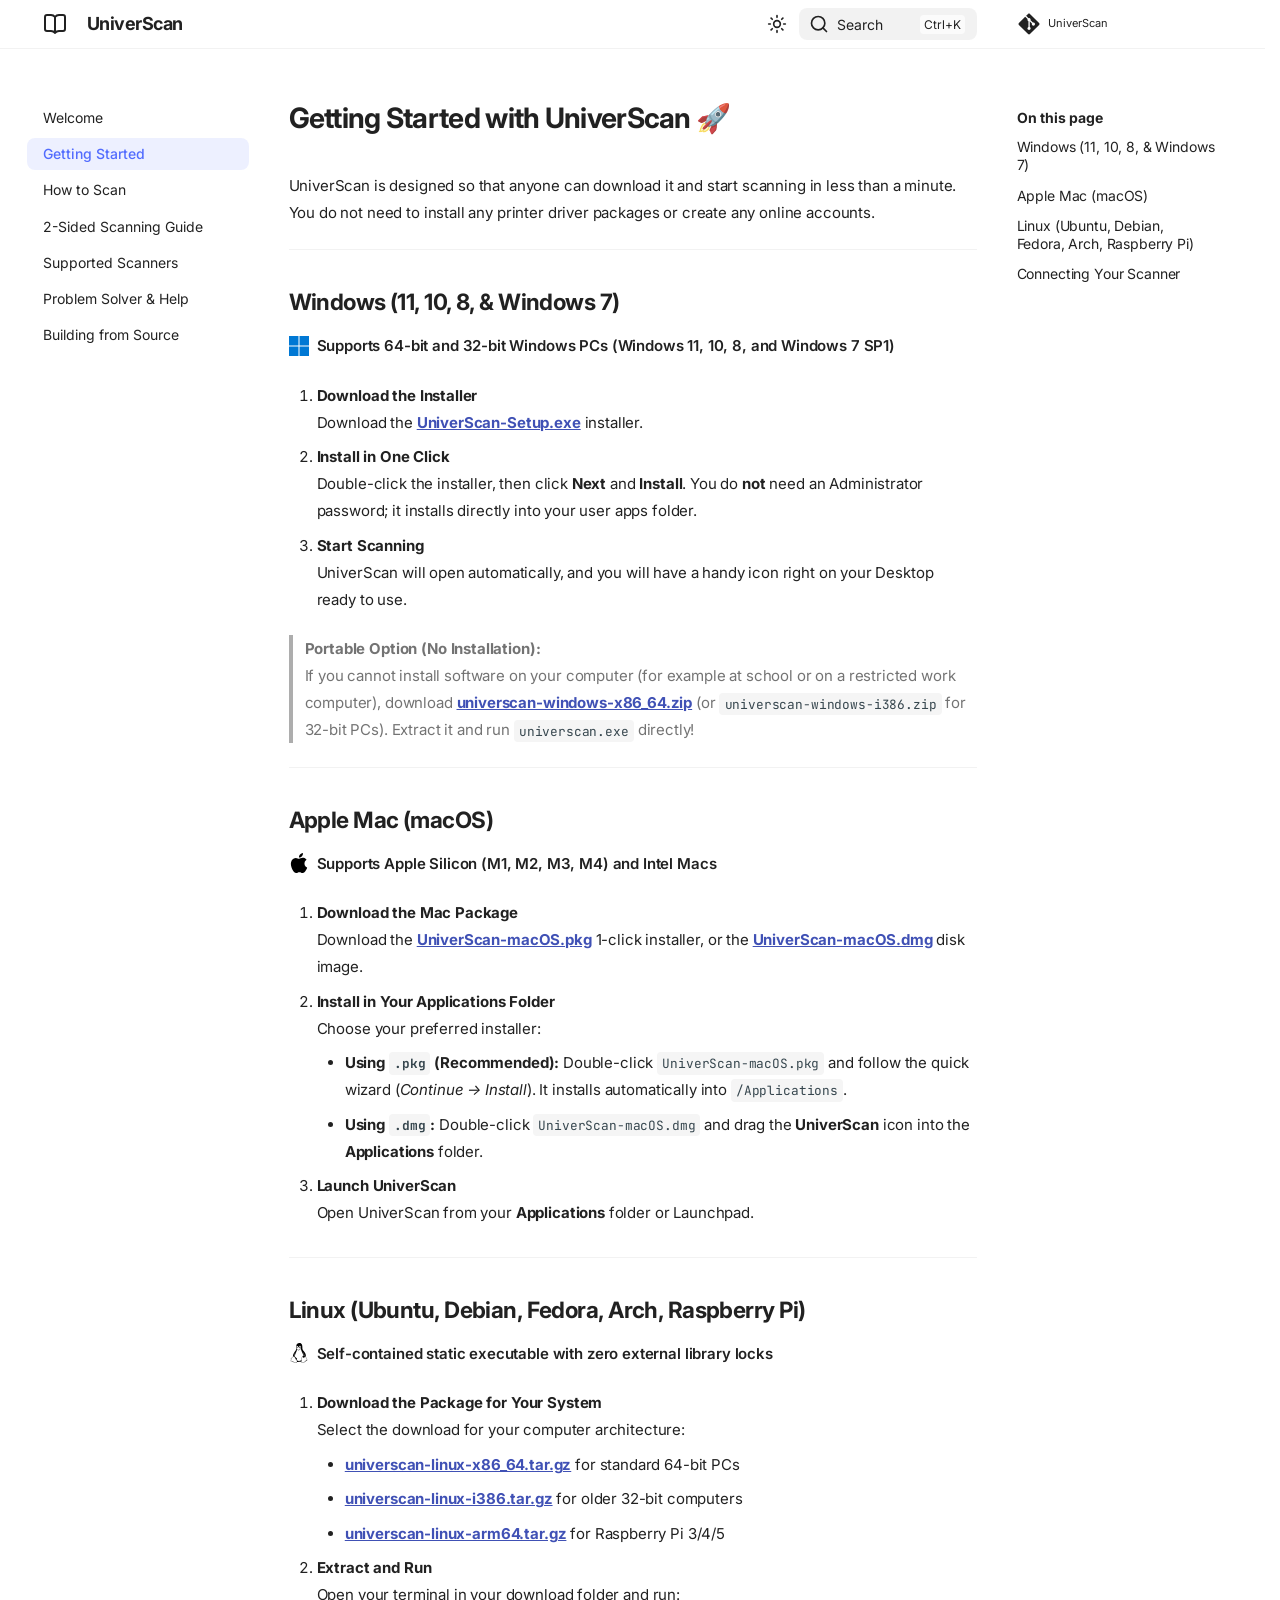
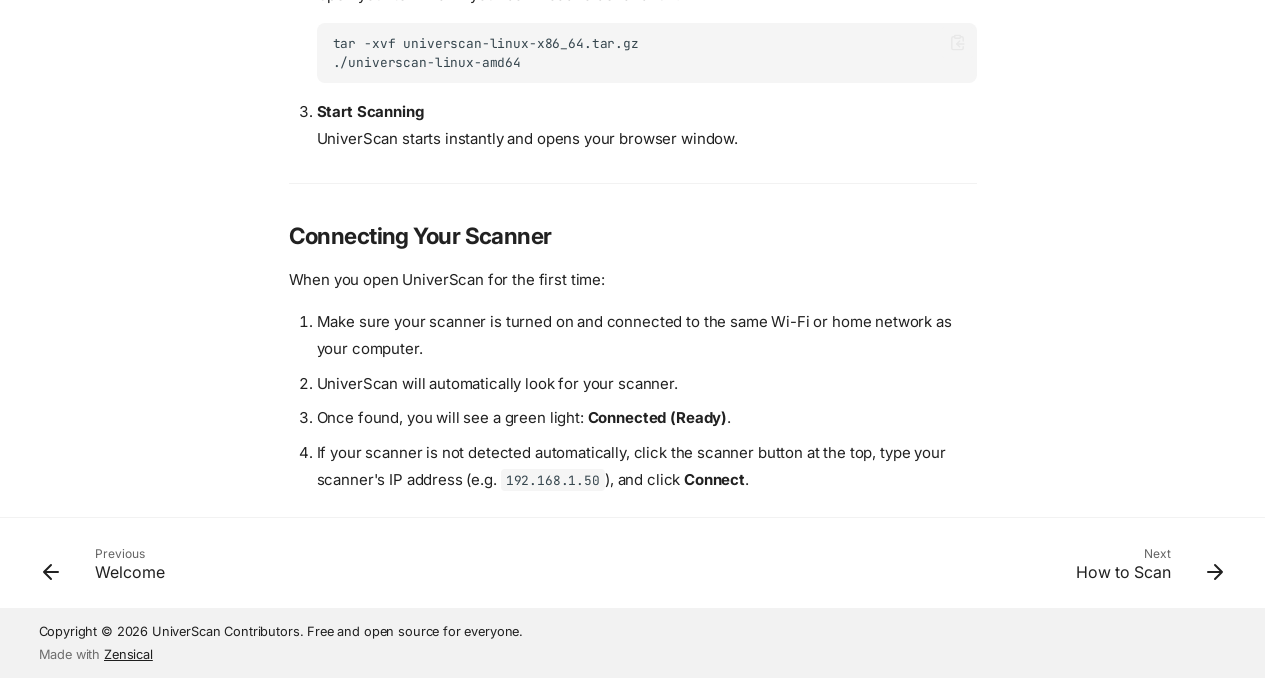
<file: getting-started/index.html>
<!doctype html>
<html lang="en" class="no-js">
  <head>
    
      <meta charset="utf-8">
      <meta name="viewport" content="width=device-width,initial-scale=1">
      
        <meta name="description" content="The Simple, Universal Document Scanner for Everyone">
      
      
        <meta name="author" content="UniverScan Open Source Team">
      
      
      
        <link rel="prev" href="./..">
      
      
        <link rel="next" href="../how-to-scan/">
      
      
        
      
      
      <link rel="icon" href="../assets/images/favicon.png">
      <meta name="generator" content="zensical-0.0.65">
    
    
      
        <title>Getting Started - UniverScan</title>
      
    
    
      
        
      
      <link rel="stylesheet" href="../assets/stylesheets/modern/main.40d3fdbb.min.css">
      
        
          
        
        <link rel="stylesheet" href="../assets/stylesheets/modern/palette.812a03bb.min.css">
      
      


    
    
      
    
    
      
        
        
        <link rel="preconnect" href="https://fonts.gstatic.com" crossorigin>
        <link rel="stylesheet" href="https://fonts.googleapis.com/css?family=Inter:300,300i,400,400i,500,500i,700,700i%7CJetBrains+Mono:400,400i,700,700i&amp;display=fallback">
        <style>:root{--md-text-font:"Inter";--md-code-font:"JetBrains Mono"}</style>
      
    
    
    <script>__md_scope=new URL("..",location),__md_scope.pathname.endsWith("/")||(__md_scope=new URL(__md_scope.pathname+"/",location)),__md_hash=e=>[...e].reduce(((e,t)=>(e<<5)-e+t.charCodeAt(0)),0),__md_get=(e,t=localStorage,_=__md_scope)=>JSON.parse(t.getItem(_.pathname+"."+e)),__md_set=(e,t,_=localStorage,a=__md_scope)=>{try{_.setItem(a.pathname+"."+e,JSON.stringify(t))}catch(e){}},document.documentElement.setAttribute("data-platform",navigator.platform)</script>
    
      

    
    
  </head>
  
  
    
    
      
    
    
    
    
    <body dir="ltr" data-md-color-scheme="default" data-md-color-primary="indigo" data-md-color-accent="indigo">
  
    
    <input class="md-toggle" data-md-toggle="drawer" type="checkbox" id="__drawer" autocomplete="off">
    <input class="md-toggle" data-md-toggle="search" type="checkbox" id="__search" autocomplete="off">
    <label class="md-overlay" for="__drawer" aria-label="Navigation"></label>
    <div data-md-component="skip">
      
        
        <a href="#getting-started-with-universcan" class="md-skip">
          Skip to content
        </a>
      
    </div>
    <div data-md-component="announce">
      
    </div>
    
    
      

  

<header class="md-header md-header--shadow" data-md-component="header">
  <nav class="md-header__inner md-grid" aria-label="Header">
    <a href="./.." title="UniverScan" class="md-header__button md-logo" aria-label="UniverScan" data-md-component="logo">
      
  
  <svg xmlns="http://www.w3.org/2000/svg" fill="none" stroke="currentColor" stroke-linecap="round" stroke-linejoin="round" stroke-width="2" class="lucide lucide-book-open" viewBox="0 0 24 24"><path d="M12 5v16M20.001 19A2 2 0 0 0 22 17V5a2 2 0 0 0-1.999-2L16 3.002A5 5 0 0 0 12 5a5 5 0 0 0-4-2H4a2 2 0 0 0-2 2v12a2 2 0 0 0 1.999 2H8a5 5 0 0 1 4 2 5 5 0 0 1 4-2z"/></svg>

    </a>
    <label class="md-header__button md-icon" for="__drawer" aria-label="Navigation">
      
      <svg xmlns="http://www.w3.org/2000/svg" fill="none" stroke="currentColor" stroke-linecap="round" stroke-linejoin="round" stroke-width="2" class="lucide lucide-menu" viewBox="0 0 24 24"><path d="M4 5h16M4 12h16M4 19h16"/></svg>
    </label>
    <div class="md-header__title" data-md-component="header-title">
      <div class="md-header__ellipsis">
        <div class="md-header__topic">
          <span class="md-ellipsis">
            UniverScan
          </span>
        </div>
        <div class="md-header__topic" data-md-component="header-topic">
          <span class="md-ellipsis">
            
              Getting Started
            
          </span>
        </div>
      </div>
    </div>
    
      
        <form class="md-header__option" data-md-component="palette">
  
    
    
    
    <input class="md-option" data-md-color-media="none" data-md-color-scheme="default" data-md-color-primary="indigo" data-md-color-accent="indigo"  aria-label="Switch to dark mode"  type="radio" name="__palette" id="__palette_0">
    
      <label class="md-header__button md-icon" title="Switch to dark mode" for="__palette_1" hidden>
        <svg xmlns="http://www.w3.org/2000/svg" fill="none" stroke="currentColor" stroke-linecap="round" stroke-linejoin="round" stroke-width="2" class="lucide lucide-sun" viewBox="0 0 24 24"><circle cx="12" cy="12" r="4"/><path d="M12 2v2M12 20v2M4.93 4.93l1.41 1.41M17.66 17.66l1.41 1.41M2 12h2M20 12h2M6.34 17.66l-1.41 1.41M19.07 4.93l-1.41 1.41"/></svg>
      </label>
    
  
    
    
    
    <input class="md-option" data-md-color-media="none" data-md-color-scheme="slate" data-md-color-primary="indigo" data-md-color-accent="indigo"  aria-label="Switch to light mode"  type="radio" name="__palette" id="__palette_1">
    
      <label class="md-header__button md-icon" title="Switch to light mode" for="__palette_0" hidden>
        <svg xmlns="http://www.w3.org/2000/svg" fill="none" stroke="currentColor" stroke-linecap="round" stroke-linejoin="round" stroke-width="2" class="lucide lucide-moon" viewBox="0 0 24 24"><path d="M20.985 12.486a9 9 0 1 1-9.473-9.472c.405-.022.617.46.402.803a6 6 0 0 0 8.268 8.268c.344-.215.825-.004.803.401"/></svg>
      </label>
    
  
</form>
      
    
    
      <script>var palette=__md_get("__palette");if(palette&&palette.color){if("(prefers-color-scheme)"===palette.color.media){var media=matchMedia("(prefers-color-scheme: light)"),input=document.querySelector(media.matches?"[data-md-color-media='(prefers-color-scheme: light)']":"[data-md-color-media='(prefers-color-scheme: dark)']");palette.color.media=input.getAttribute("data-md-color-media"),palette.color.scheme=input.getAttribute("data-md-color-scheme"),palette.color.primary=input.getAttribute("data-md-color-primary"),palette.color.accent=input.getAttribute("data-md-color-accent")}for(var[key,value]of Object.entries(palette.color))document.body.setAttribute("data-md-color-"+key,value)}</script>
    
    
    
      
      
        <label class="md-header__button md-icon" for="__search" aria-label="Search">
          
          <svg xmlns="http://www.w3.org/2000/svg" fill="none" stroke="currentColor" stroke-linecap="round" stroke-linejoin="round" stroke-width="2" class="lucide lucide-search" viewBox="0 0 24 24"><path d="m21 21-4.34-4.34"/><circle cx="11" cy="11" r="8"/></svg>
        </label>
        <div class="md-search" data-md-component="search" role="dialog" aria-label="Search">
  <button type="button" class="md-search__button">
    Search
  </button>
</div>
      
    
    <div class="md-header__source">
      
        <a href="https://github.com/arnaudbletterer/universcan" title="Go to repository" class="md-source" data-md-component="source">
  <div class="md-source__icon md-icon">
    
    <svg xmlns="http://www.w3.org/2000/svg" viewBox="0 0 448 512"><!--! Font Awesome Free 7.3.1 by @fontawesome - https://fontawesome.com License - https://fontawesome.com/license/free (Icons: CC BY 4.0, Fonts: SIL OFL 1.1, Code: MIT License) Copyright 2026 Fonticons, Inc.--><path fill="currentColor" d="M439.6 236.1 244 40.5c-5.4-5.5-12.8-8.5-20.4-8.5s-15 3-20.4 8.4L162.5 81l51.5 51.5c27.1-9.1 52.7 16.8 43.4 43.7l49.7 49.7c34.2-11.8 61.2 31 35.5 56.7-26.5 26.5-70.2-2.9-56-37.3L240.3 199v121.9c25.3 12.5 22.3 41.8 9.1 55-6.4 6.4-15.2 10.1-24.3 10.1s-17.8-3.6-24.3-10.1c-17.6-17.6-11.1-46.9 11.2-56v-123c-20.8-8.5-24.6-30.7-18.6-45L142.6 101 8.5 235.1C3 240.6 0 247.9 0 255.5s3 15 8.5 20.4l195.6 195.7c5.4 5.4 12.7 8.4 20.4 8.4s15-3 20.4-8.4l194.7-194.7c5.4-5.4 8.4-12.8 8.4-20.4s-3-15-8.4-20.4"/></svg>
  </div>
  <div class="md-source__repository">
    UniverScan
  </div>
</a>
      
    </div>
  </nav>
  
</header>
    
    <div class="md-container" data-md-component="container">
      
      
        
          
        
      
      <main class="md-main" data-md-component="main">
        <div class="md-main__inner md-grid">
          
            
              
              <div class="md-sidebar md-sidebar--primary" data-md-component="sidebar" data-md-type="navigation" >
                <div class="md-sidebar__scrollwrap">
                  <div class="md-sidebar__inner">
                    



<nav class="md-nav md-nav--primary" aria-label="Navigation" data-md-level="0">
  <label class="md-nav__title" for="__drawer">
    <a href="./.." title="UniverScan" class="md-nav__button md-logo" aria-label="UniverScan" data-md-component="logo">
      
  
  <svg xmlns="http://www.w3.org/2000/svg" fill="none" stroke="currentColor" stroke-linecap="round" stroke-linejoin="round" stroke-width="2" class="lucide lucide-book-open" viewBox="0 0 24 24"><path d="M12 5v16M20.001 19A2 2 0 0 0 22 17V5a2 2 0 0 0-1.999-2L16 3.002A5 5 0 0 0 12 5a5 5 0 0 0-4-2H4a2 2 0 0 0-2 2v12a2 2 0 0 0 1.999 2H8a5 5 0 0 1 4 2 5 5 0 0 1 4-2z"/></svg>

    </a>
    UniverScan
  </label>
  
    <div class="md-nav__source">
      <a href="https://github.com/arnaudbletterer/universcan" title="Go to repository" class="md-source" data-md-component="source">
  <div class="md-source__icon md-icon">
    
    <svg xmlns="http://www.w3.org/2000/svg" viewBox="0 0 448 512"><!--! Font Awesome Free 7.3.1 by @fontawesome - https://fontawesome.com License - https://fontawesome.com/license/free (Icons: CC BY 4.0, Fonts: SIL OFL 1.1, Code: MIT License) Copyright 2026 Fonticons, Inc.--><path fill="currentColor" d="M439.6 236.1 244 40.5c-5.4-5.5-12.8-8.5-20.4-8.5s-15 3-20.4 8.4L162.5 81l51.5 51.5c27.1-9.1 52.7 16.8 43.4 43.7l49.7 49.7c34.2-11.8 61.2 31 35.5 56.7-26.5 26.5-70.2-2.9-56-37.3L240.3 199v121.9c25.3 12.5 22.3 41.8 9.1 55-6.4 6.4-15.2 10.1-24.3 10.1s-17.8-3.6-24.3-10.1c-17.6-17.6-11.1-46.9 11.2-56v-123c-20.8-8.5-24.6-30.7-18.6-45L142.6 101 8.5 235.1C3 240.6 0 247.9 0 255.5s3 15 8.5 20.4l195.6 195.7c5.4 5.4 12.7 8.4 20.4 8.4s15-3 20.4-8.4l194.7-194.7c5.4-5.4 8.4-12.8 8.4-20.4s-3-15-8.4-20.4"/></svg>
  </div>
  <div class="md-source__repository">
    UniverScan
  </div>
</a>
    </div>
  
  <ul class="md-nav__list" data-md-scrollfix>
    
      
      
  
  
  
  
    <li class="md-nav__item">
      <a href="./.." class="md-nav__link">
        
  
  
  <span class="md-ellipsis">
    
  
  Welcome

    
  </span>
  
  

      </a>
    </li>
  

    
      
      
  
  
    
  
  
  
    <li class="md-nav__item md-nav__item--active">
      
      
      
      
        
      
      
        <label class="md-nav__link md-nav__link--active" for="__toc">
          
  
  
  <span class="md-ellipsis">
    
  
  Getting Started

    
  </span>
  
  

          <span class="md-nav__icon md-icon"></span>
        </label>
      
      <a href="././" class="md-nav__link md-nav__link--active">
        
  
  
  <span class="md-ellipsis">
    
  
  Getting Started

    
  </span>
  
  

      </a>
      
        


<nav class="md-nav md-nav--secondary" aria-label="On this page">
  
  
  
    
  
  
    <label class="md-nav__title" for="__toc">
      <span class="md-nav__icon md-icon"></span>
      On this page
    </label>
    <ul class="md-nav__list" data-md-component="toc" data-md-scrollfix>
      
        <li class="md-nav__item">
  <a href="#windows-11-10-8-windows-7" class="md-nav__link">
    <span class="md-ellipsis">
      <span class="md-typeset">
        Windows (11, 10, 8, &amp; Windows 7)
      </span>
    </span>
  </a>
  
</li>
      
        <li class="md-nav__item">
  <a href="#apple-mac-macos" class="md-nav__link">
    <span class="md-ellipsis">
      <span class="md-typeset">
        Apple Mac (macOS)
      </span>
    </span>
  </a>
  
</li>
      
        <li class="md-nav__item">
  <a href="#linux-ubuntu-debian-fedora-arch-raspberry-pi" class="md-nav__link">
    <span class="md-ellipsis">
      <span class="md-typeset">
        Linux (Ubuntu, Debian, Fedora, Arch, Raspberry Pi)
      </span>
    </span>
  </a>
  
</li>
      
        <li class="md-nav__item">
  <a href="#connecting-your-scanner" class="md-nav__link">
    <span class="md-ellipsis">
      <span class="md-typeset">
        Connecting Your Scanner
      </span>
    </span>
  </a>
  
</li>
      
    </ul>
  
</nav>
      
    </li>
  

    
      
      
  
  
  
  
    <li class="md-nav__item">
      <a href="../how-to-scan/" class="md-nav__link">
        
  
  
  <span class="md-ellipsis">
    
  
  How to Scan

    
  </span>
  
  

      </a>
    </li>
  

    
      
      
  
  
  
  
    <li class="md-nav__item">
      <a href="../two-sided-guide/" class="md-nav__link">
        
  
  
  <span class="md-ellipsis">
    
  
  2-Sided Scanning Guide

    
  </span>
  
  

      </a>
    </li>
  

    
      
      
  
  
  
  
    <li class="md-nav__item">
      <a href="../supported-scanners/" class="md-nav__link">
        
  
  
  <span class="md-ellipsis">
    
  
  Supported Scanners

    
  </span>
  
  

      </a>
    </li>
  

    
      
      
  
  
  
  
    <li class="md-nav__item">
      <a href="../troubleshooting/" class="md-nav__link">
        
  
  
  <span class="md-ellipsis">
    
  
  Problem Solver & Help

    
  </span>
  
  

      </a>
    </li>
  

    
      
      
  
  
  
  
    <li class="md-nav__item">
      <a href="../developer-guide/" class="md-nav__link">
        
  
  
  <span class="md-ellipsis">
    
  
  Building from Source

    
  </span>
  
  

      </a>
    </li>
  

    
  </ul>
</nav>
                  </div>
                </div>
              </div>
            
            
              
              <div class="md-sidebar md-sidebar--secondary" data-md-component="sidebar" data-md-type="toc" >
                <div class="md-sidebar__scrollwrap">
                  
                    
                    
                    
                      
                    
                    
                      <input class="md-nav__toggle md-toggle" type="checkbox" id="__toc">
                      <div class="md-sidebar-button__wrapper">
                        <label class="md-sidebar-button" for="__toc"></label>
                      </div>
                    
                  
                  <div class="md-sidebar__inner">
                    


<nav class="md-nav md-nav--secondary" aria-label="On this page">
  
  
  
    
  
  
    <label class="md-nav__title" for="__toc">
      <span class="md-nav__icon md-icon"></span>
      On this page
    </label>
    <ul class="md-nav__list" data-md-component="toc" data-md-scrollfix>
      
        <li class="md-nav__item">
  <a href="#windows-11-10-8-windows-7" class="md-nav__link">
    <span class="md-ellipsis">
      <span class="md-typeset">
        Windows (11, 10, 8, &amp; Windows 7)
      </span>
    </span>
  </a>
  
</li>
      
        <li class="md-nav__item">
  <a href="#apple-mac-macos" class="md-nav__link">
    <span class="md-ellipsis">
      <span class="md-typeset">
        Apple Mac (macOS)
      </span>
    </span>
  </a>
  
</li>
      
        <li class="md-nav__item">
  <a href="#linux-ubuntu-debian-fedora-arch-raspberry-pi" class="md-nav__link">
    <span class="md-ellipsis">
      <span class="md-typeset">
        Linux (Ubuntu, Debian, Fedora, Arch, Raspberry Pi)
      </span>
    </span>
  </a>
  
</li>
      
        <li class="md-nav__item">
  <a href="#connecting-your-scanner" class="md-nav__link">
    <span class="md-ellipsis">
      <span class="md-typeset">
        Connecting Your Scanner
      </span>
    </span>
  </a>
  
</li>
      
    </ul>
  
</nav>
                  </div>
                </div>
              </div>
            
          
          
            <div class="md-content" data-md-component="content">
              
              <article class="md-content__inner md-typeset">
                
                  
  
  


<h1 id="getting-started-with-universcan">Getting Started with UniverScan 🚀<a class="headerlink" href="#getting-started-with-universcan" title="Permanent link">&para;</a></h1>
<p>UniverScan is designed so that anyone can download it and start scanning in less than a minute. You do not need to install any printer driver packages or create any online accounts.</p>
<hr />
<h2 id="windows-11-10-8-windows-7">Windows (11, 10, 8, &amp; Windows 7)<a class="headerlink" href="#windows-11-10-8-windows-7" title="Permanent link">&para;</a></h2>
<p style="display: flex; align-items: center; gap: 8px; font-weight: 600; margin-top: 0.5rem;">
  <img src="../assets/icons/windows.svg" width="20" height="20" alt="Windows">
  Supports 64-bit and 32-bit Windows PCs (Windows 11, 10, 8, and Windows 7 SP1)
</p>

<ol>
<li>
<p><strong>Download the Installer</strong><br />
   Download the <a href="https://github.com/arnaudbletterer/universcan/releases/latest/download/UniverScan-Setup.exe"><strong>UniverScan-Setup.exe</strong></a> installer.</p>
</li>
<li>
<p><strong>Install in One Click</strong><br />
   Double-click the installer, then click <strong>Next</strong> and <strong>Install</strong>. You do <strong>not</strong> need an Administrator password; it installs directly into your user apps folder.</p>
</li>
<li>
<p><strong>Start Scanning</strong><br />
   UniverScan will open automatically, and you will have a handy icon right on your Desktop ready to use.</p>
</li>
</ol>
<blockquote>
<p><strong>Portable Option (No Installation):</strong><br />
If you cannot install software on your computer (for example at school or on a restricted work computer), download <a href="https://github.com/arnaudbletterer/universcan/releases/latest"><strong>universcan-windows-x86_64.zip</strong></a> (or <code>universcan-windows-i386.zip</code> for 32-bit PCs). Extract it and run <code>universcan.exe</code> directly!</p>
</blockquote>
<hr />
<h2 id="apple-mac-macos">Apple Mac (macOS)<a class="headerlink" href="#apple-mac-macos" title="Permanent link">&para;</a></h2>
<p style="display: flex; align-items: center; gap: 8px; font-weight: 600; margin-top: 0.5rem;">
  <img src="../assets/icons/apple.svg" width="20" height="20" alt="Apple macOS">
  Supports Apple Silicon (M1, M2, M3, M4) and Intel Macs
</p>

<ol>
<li>
<p><strong>Download the Mac Package</strong><br />
   Download the <a href="https://github.com/arnaudbletterer/universcan/releases/latest/download/UniverScan-macOS.pkg"><strong>UniverScan-macOS.pkg</strong></a> 1-click installer, or the <a href="https://github.com/arnaudbletterer/universcan/releases/latest/download/UniverScan-macOS.dmg"><strong>UniverScan-macOS.dmg</strong></a> disk image.</p>
</li>
<li>
<p><strong>Install in Your Applications Folder</strong><br />
   Choose your preferred installer:</p>
<ul>
<li><strong>Using <code>.pkg</code> (Recommended):</strong> Double-click <code>UniverScan-macOS.pkg</code> and follow the quick wizard (<em>Continue → Install</em>). It installs automatically into <code>/Applications</code>.</li>
<li><strong>Using <code>.dmg</code>:</strong> Double-click <code>UniverScan-macOS.dmg</code> and drag the <strong>UniverScan</strong> icon into the <strong>Applications</strong> folder.</li>
</ul>
</li>
<li>
<p><strong>Launch UniverScan</strong><br />
   Open UniverScan from your <strong>Applications</strong> folder or Launchpad.</p>
</li>
</ol>
<hr />
<h2 id="linux-ubuntu-debian-fedora-arch-raspberry-pi">Linux (Ubuntu, Debian, Fedora, Arch, Raspberry Pi)<a class="headerlink" href="#linux-ubuntu-debian-fedora-arch-raspberry-pi" title="Permanent link">&para;</a></h2>
<p style="display: flex; align-items: center; gap: 8px; font-weight: 600; margin-top: 0.5rem;">
  <img src="../assets/icons/linux.svg" width="20" height="20" alt="Linux">
  Self-contained static executable with zero external library locks
</p>

<ol>
<li>
<p><strong>Download the Package for Your System</strong><br />
   Select the download for your computer architecture:</p>
<ul>
<li><a href="https://github.com/arnaudbletterer/universcan/releases/latest"><strong>universcan-linux-x86_64.tar.gz</strong></a> for standard 64-bit PCs</li>
<li><a href="https://github.com/arnaudbletterer/universcan/releases/latest"><strong>universcan-linux-i386.tar.gz</strong></a> for older 32-bit computers</li>
<li><a href="https://github.com/arnaudbletterer/universcan/releases/latest"><strong>universcan-linux-arm64.tar.gz</strong></a> for Raspberry Pi 3/4/5</li>
</ul>
</li>
<li>
<p><strong>Extract and Run</strong><br />
   Open your terminal in your download folder and run:</p>
<pre><code>tar -xvf universcan-linux-x86_64.tar.gz
./universcan-linux-amd64
</code></pre>
</li>
<li>
<p><strong>Start Scanning</strong><br />
   UniverScan starts instantly and opens your browser window.</p>
</li>
</ol>
<hr />
<h2 id="connecting-your-scanner">Connecting Your Scanner<a class="headerlink" href="#connecting-your-scanner" title="Permanent link">&para;</a></h2>
<p>When you open UniverScan for the first time:</p>
<ol>
<li>Make sure your scanner is turned on and connected to the same Wi-Fi or home network as your computer.</li>
<li>UniverScan will automatically look for your scanner.</li>
<li>Once found, you will see a green light: <strong>Connected (Ready)</strong>.</li>
<li>If your scanner is not detected automatically, click the scanner button at the top, type your scanner's IP address (e.g. <code>192.168.1.50</code>), and click <strong>Connect</strong>.</li>
</ol>














                
              </article>
            </div>
          
          
<script>var target=document.getElementById(location.hash.slice(1));target&&target.name&&(target.checked=target.name.startsWith("__tabbed_"))</script>
        </div>
        
          <button type="button" class="md-top md-icon" data-md-component="top" hidden>
  
  <svg xmlns="http://www.w3.org/2000/svg" fill="none" stroke="currentColor" stroke-linecap="round" stroke-linejoin="round" stroke-width="2" class="lucide lucide-circle-arrow-up" viewBox="0 0 24 24"><circle cx="12" cy="12" r="10"/><path d="m16 12-4-4-4 4M12 16V8"/></svg>
  Back to top
</button>
        
      </main>
      
        <footer class="md-footer">
  
    
      
      <nav class="md-footer__inner md-grid" aria-label="Footer" >
        
          
          <a href="./.." class="md-footer__link md-footer__link--prev" aria-label="Previous: Welcome">
            <div class="md-footer__button md-icon">
              
              <svg xmlns="http://www.w3.org/2000/svg" fill="none" stroke="currentColor" stroke-linecap="round" stroke-linejoin="round" stroke-width="2" class="lucide lucide-arrow-left" viewBox="0 0 24 24"><path d="m12 19-7-7 7-7M19 12H5"/></svg>
            </div>
            <div class="md-footer__title">
              <span class="md-footer__direction">
                Previous
              </span>
              <div class="md-ellipsis">
                Welcome
              </div>
            </div>
          </a>
        
        
          
          <a href="../how-to-scan/" class="md-footer__link md-footer__link--next" aria-label="Next: How to Scan">
            <div class="md-footer__title">
              <span class="md-footer__direction">
                Next
              </span>
              <div class="md-ellipsis">
                How to Scan
              </div>
            </div>
            <div class="md-footer__button md-icon">
              
              <svg xmlns="http://www.w3.org/2000/svg" fill="none" stroke="currentColor" stroke-linecap="round" stroke-linejoin="round" stroke-width="2" class="lucide lucide-arrow-right" viewBox="0 0 24 24"><path d="M5 12h14M12 5l7 7-7 7"/></svg>
            </div>
          </a>
        
      </nav>
    
  
  <div class="md-footer-meta md-typeset">
    <div class="md-footer-meta__inner md-grid">
      <div class="md-copyright">
  
    <div class="md-copyright__highlight">
      Copyright &copy; 2026 UniverScan Contributors. Free and open source for everyone.

    </div>
  
  
    Made with
    <a href="https://zensical.org/" target="_blank" rel="noopener">
      Zensical
    </a>
  
</div>
      
    </div>
  </div>
</footer>
      
    </div>
    <div class="md-dialog" data-md-component="dialog">
      <div class="md-dialog__inner md-typeset"></div>
    </div>
    
    
    
      
      
      
      
        
        
      <script id="__config" type="application/json">{"annotate":null,"base":"..","features":["announce.dismiss","content.code.copy","content.code.select","navigation.footer","navigation.indexes","navigation.instant","navigation.sections","navigation.top","search.highlight"],"redirect":null,"search":"../assets/javascripts/workers/search.7d14d953.min.js","tags":null,"translations":{"clipboard.copied":"Copied to clipboard","clipboard.copy":"Copy to clipboard","search.result.more.one":"1 more on this page","search.result.more.other":"# more on this page","search.result.none":"No matching documents","search.result.one":"1 matching document","search.result.other":"# matching documents","search.result.placeholder":"Type to start searching","search.result.term.missing":"Missing","select.version":"Select version"},"version":null}</script>
    
    
      <script src="../assets/javascripts/bundle.c04ba553.min.js"></script>
      
    
  </body>
</html>
</file>
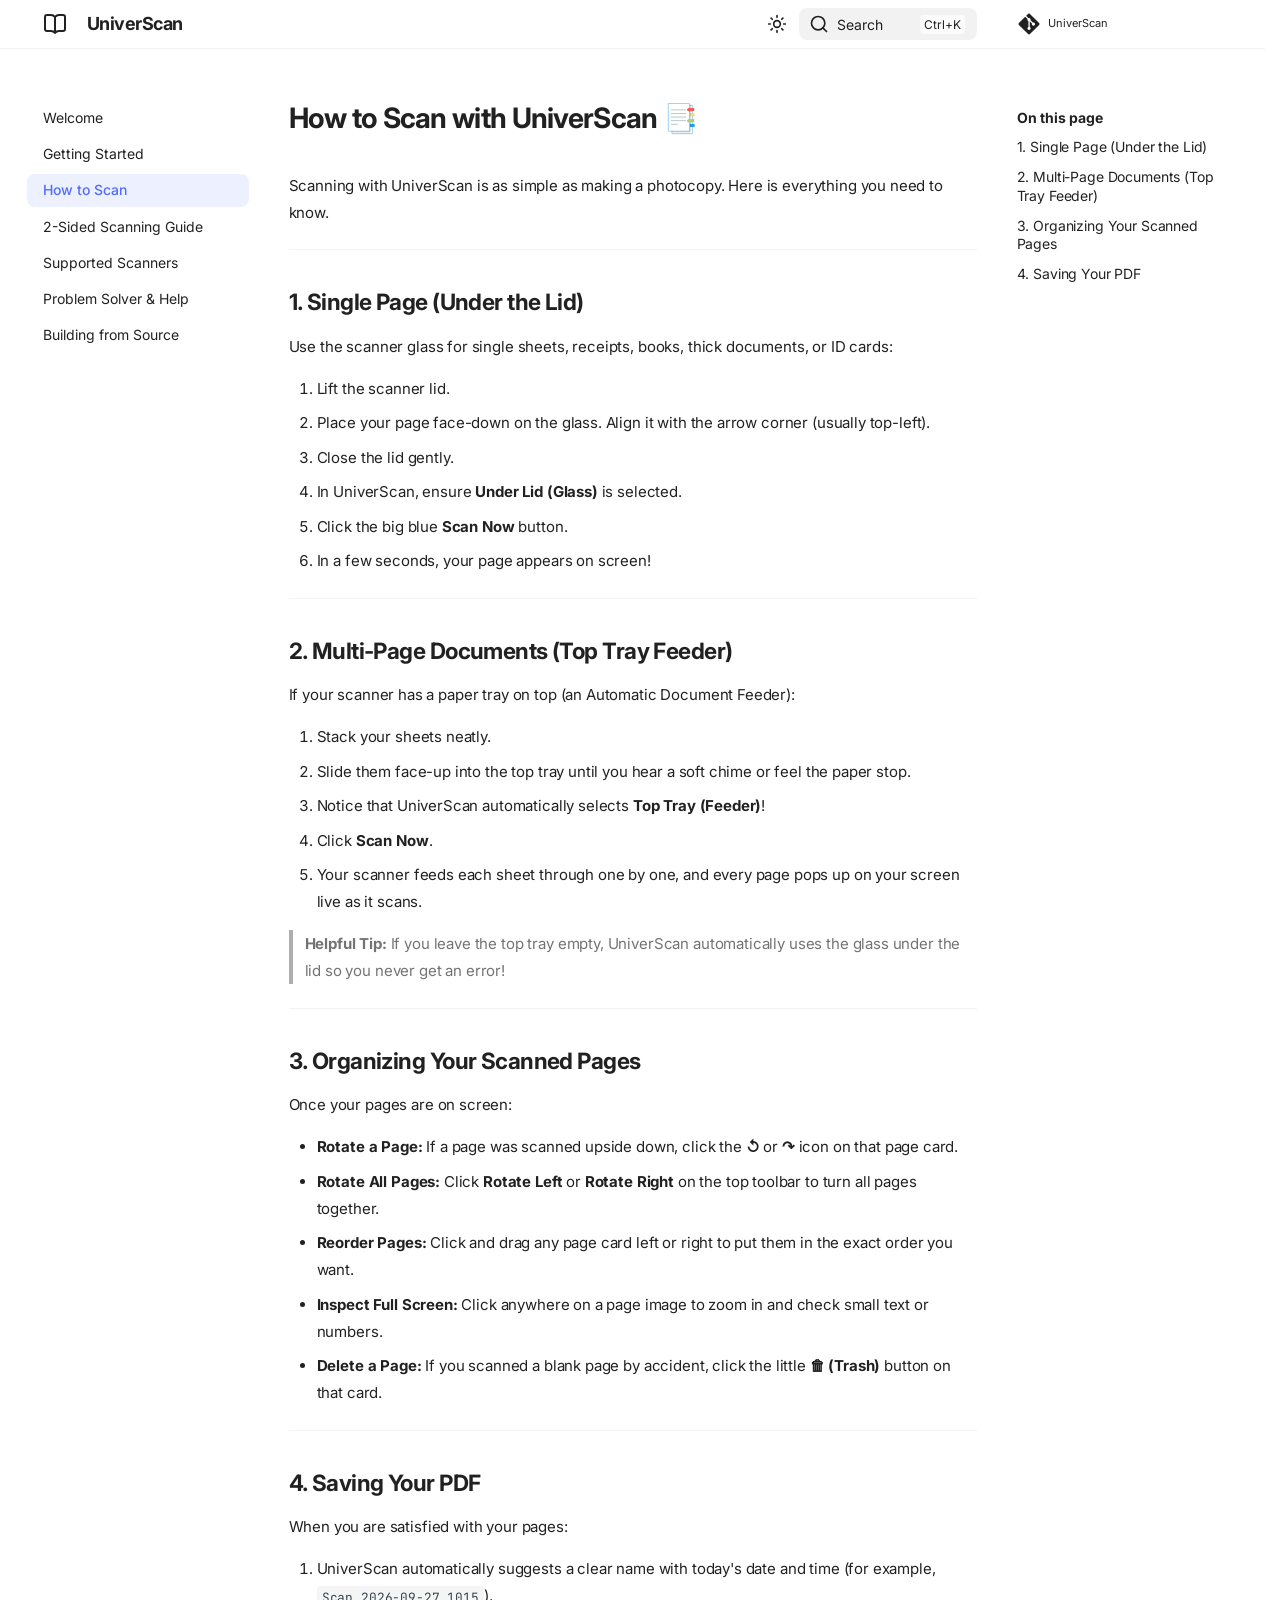
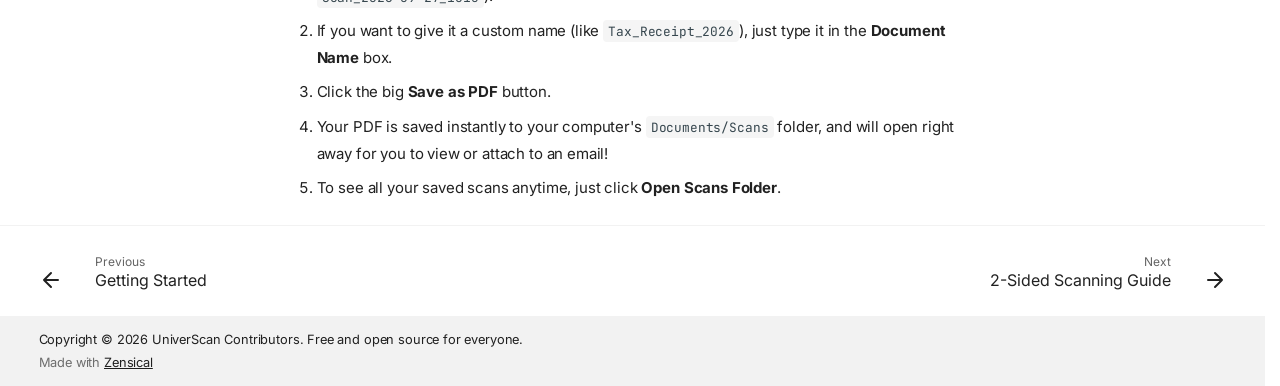
<file: how-to-scan/index.html>
<!doctype html>
<html lang="en" class="no-js">
  <head>
    
      <meta charset="utf-8">
      <meta name="viewport" content="width=device-width,initial-scale=1">
      
        <meta name="description" content="The Simple, Universal Document Scanner for Everyone">
      
      
        <meta name="author" content="UniverScan Open Source Team">
      
      
      
        <link rel="prev" href="../getting-started/">
      
      
        <link rel="next" href="../two-sided-guide/">
      
      
        
      
      
      <link rel="icon" href="../assets/images/favicon.png">
      <meta name="generator" content="zensical-0.0.65">
    
    
      
        <title>How to Scan - UniverScan</title>
      
    
    
      
        
      
      <link rel="stylesheet" href="../assets/stylesheets/modern/main.40d3fdbb.min.css">
      
        
          
        
        <link rel="stylesheet" href="../assets/stylesheets/modern/palette.812a03bb.min.css">
      
      


    
    
      
    
    
      
        
        
        <link rel="preconnect" href="https://fonts.gstatic.com" crossorigin>
        <link rel="stylesheet" href="https://fonts.googleapis.com/css?family=Inter:300,300i,400,400i,500,500i,700,700i%7CJetBrains+Mono:400,400i,700,700i&amp;display=fallback">
        <style>:root{--md-text-font:"Inter";--md-code-font:"JetBrains Mono"}</style>
      
    
    
    <script>__md_scope=new URL("..",location),__md_scope.pathname.endsWith("/")||(__md_scope=new URL(__md_scope.pathname+"/",location)),__md_hash=e=>[...e].reduce(((e,t)=>(e<<5)-e+t.charCodeAt(0)),0),__md_get=(e,t=localStorage,_=__md_scope)=>JSON.parse(t.getItem(_.pathname+"."+e)),__md_set=(e,t,_=localStorage,a=__md_scope)=>{try{_.setItem(a.pathname+"."+e,JSON.stringify(t))}catch(e){}},document.documentElement.setAttribute("data-platform",navigator.platform)</script>
    
      

    
    
  </head>
  
  
    
    
      
    
    
    
    
    <body dir="ltr" data-md-color-scheme="default" data-md-color-primary="indigo" data-md-color-accent="indigo">
  
    
    <input class="md-toggle" data-md-toggle="drawer" type="checkbox" id="__drawer" autocomplete="off">
    <input class="md-toggle" data-md-toggle="search" type="checkbox" id="__search" autocomplete="off">
    <label class="md-overlay" for="__drawer" aria-label="Navigation"></label>
    <div data-md-component="skip">
      
        
        <a href="#how-to-scan-with-universcan" class="md-skip">
          Skip to content
        </a>
      
    </div>
    <div data-md-component="announce">
      
    </div>
    
    
      

  

<header class="md-header md-header--shadow" data-md-component="header">
  <nav class="md-header__inner md-grid" aria-label="Header">
    <a href="./.." title="UniverScan" class="md-header__button md-logo" aria-label="UniverScan" data-md-component="logo">
      
  
  <svg xmlns="http://www.w3.org/2000/svg" fill="none" stroke="currentColor" stroke-linecap="round" stroke-linejoin="round" stroke-width="2" class="lucide lucide-book-open" viewBox="0 0 24 24"><path d="M12 5v16M20.001 19A2 2 0 0 0 22 17V5a2 2 0 0 0-1.999-2L16 3.002A5 5 0 0 0 12 5a5 5 0 0 0-4-2H4a2 2 0 0 0-2 2v12a2 2 0 0 0 1.999 2H8a5 5 0 0 1 4 2 5 5 0 0 1 4-2z"/></svg>

    </a>
    <label class="md-header__button md-icon" for="__drawer" aria-label="Navigation">
      
      <svg xmlns="http://www.w3.org/2000/svg" fill="none" stroke="currentColor" stroke-linecap="round" stroke-linejoin="round" stroke-width="2" class="lucide lucide-menu" viewBox="0 0 24 24"><path d="M4 5h16M4 12h16M4 19h16"/></svg>
    </label>
    <div class="md-header__title" data-md-component="header-title">
      <div class="md-header__ellipsis">
        <div class="md-header__topic">
          <span class="md-ellipsis">
            UniverScan
          </span>
        </div>
        <div class="md-header__topic" data-md-component="header-topic">
          <span class="md-ellipsis">
            
              How to Scan
            
          </span>
        </div>
      </div>
    </div>
    
      
        <form class="md-header__option" data-md-component="palette">
  
    
    
    
    <input class="md-option" data-md-color-media="none" data-md-color-scheme="default" data-md-color-primary="indigo" data-md-color-accent="indigo"  aria-label="Switch to dark mode"  type="radio" name="__palette" id="__palette_0">
    
      <label class="md-header__button md-icon" title="Switch to dark mode" for="__palette_1" hidden>
        <svg xmlns="http://www.w3.org/2000/svg" fill="none" stroke="currentColor" stroke-linecap="round" stroke-linejoin="round" stroke-width="2" class="lucide lucide-sun" viewBox="0 0 24 24"><circle cx="12" cy="12" r="4"/><path d="M12 2v2M12 20v2M4.93 4.93l1.41 1.41M17.66 17.66l1.41 1.41M2 12h2M20 12h2M6.34 17.66l-1.41 1.41M19.07 4.93l-1.41 1.41"/></svg>
      </label>
    
  
    
    
    
    <input class="md-option" data-md-color-media="none" data-md-color-scheme="slate" data-md-color-primary="indigo" data-md-color-accent="indigo"  aria-label="Switch to light mode"  type="radio" name="__palette" id="__palette_1">
    
      <label class="md-header__button md-icon" title="Switch to light mode" for="__palette_0" hidden>
        <svg xmlns="http://www.w3.org/2000/svg" fill="none" stroke="currentColor" stroke-linecap="round" stroke-linejoin="round" stroke-width="2" class="lucide lucide-moon" viewBox="0 0 24 24"><path d="M20.985 12.486a9 9 0 1 1-9.473-9.472c.405-.022.617.46.402.803a6 6 0 0 0 8.268 8.268c.344-.215.825-.004.803.401"/></svg>
      </label>
    
  
</form>
      
    
    
      <script>var palette=__md_get("__palette");if(palette&&palette.color){if("(prefers-color-scheme)"===palette.color.media){var media=matchMedia("(prefers-color-scheme: light)"),input=document.querySelector(media.matches?"[data-md-color-media='(prefers-color-scheme: light)']":"[data-md-color-media='(prefers-color-scheme: dark)']");palette.color.media=input.getAttribute("data-md-color-media"),palette.color.scheme=input.getAttribute("data-md-color-scheme"),palette.color.primary=input.getAttribute("data-md-color-primary"),palette.color.accent=input.getAttribute("data-md-color-accent")}for(var[key,value]of Object.entries(palette.color))document.body.setAttribute("data-md-color-"+key,value)}</script>
    
    
    
      
      
        <label class="md-header__button md-icon" for="__search" aria-label="Search">
          
          <svg xmlns="http://www.w3.org/2000/svg" fill="none" stroke="currentColor" stroke-linecap="round" stroke-linejoin="round" stroke-width="2" class="lucide lucide-search" viewBox="0 0 24 24"><path d="m21 21-4.34-4.34"/><circle cx="11" cy="11" r="8"/></svg>
        </label>
        <div class="md-search" data-md-component="search" role="dialog" aria-label="Search">
  <button type="button" class="md-search__button">
    Search
  </button>
</div>
      
    
    <div class="md-header__source">
      
        <a href="https://github.com/arnaudbletterer/universcan" title="Go to repository" class="md-source" data-md-component="source">
  <div class="md-source__icon md-icon">
    
    <svg xmlns="http://www.w3.org/2000/svg" viewBox="0 0 448 512"><!--! Font Awesome Free 7.3.1 by @fontawesome - https://fontawesome.com License - https://fontawesome.com/license/free (Icons: CC BY 4.0, Fonts: SIL OFL 1.1, Code: MIT License) Copyright 2026 Fonticons, Inc.--><path fill="currentColor" d="M439.6 236.1 244 40.5c-5.4-5.5-12.8-8.5-20.4-8.5s-15 3-20.4 8.4L162.5 81l51.5 51.5c27.1-9.1 52.7 16.8 43.4 43.7l49.7 49.7c34.2-11.8 61.2 31 35.5 56.7-26.5 26.5-70.2-2.9-56-37.3L240.3 199v121.9c25.3 12.5 22.3 41.8 9.1 55-6.4 6.4-15.2 10.1-24.3 10.1s-17.8-3.6-24.3-10.1c-17.6-17.6-11.1-46.9 11.2-56v-123c-20.8-8.5-24.6-30.7-18.6-45L142.6 101 8.5 235.1C3 240.6 0 247.9 0 255.5s3 15 8.5 20.4l195.6 195.7c5.4 5.4 12.7 8.4 20.4 8.4s15-3 20.4-8.4l194.7-194.7c5.4-5.4 8.4-12.8 8.4-20.4s-3-15-8.4-20.4"/></svg>
  </div>
  <div class="md-source__repository">
    UniverScan
  </div>
</a>
      
    </div>
  </nav>
  
</header>
    
    <div class="md-container" data-md-component="container">
      
      
        
          
        
      
      <main class="md-main" data-md-component="main">
        <div class="md-main__inner md-grid">
          
            
              
              <div class="md-sidebar md-sidebar--primary" data-md-component="sidebar" data-md-type="navigation" >
                <div class="md-sidebar__scrollwrap">
                  <div class="md-sidebar__inner">
                    



<nav class="md-nav md-nav--primary" aria-label="Navigation" data-md-level="0">
  <label class="md-nav__title" for="__drawer">
    <a href="./.." title="UniverScan" class="md-nav__button md-logo" aria-label="UniverScan" data-md-component="logo">
      
  
  <svg xmlns="http://www.w3.org/2000/svg" fill="none" stroke="currentColor" stroke-linecap="round" stroke-linejoin="round" stroke-width="2" class="lucide lucide-book-open" viewBox="0 0 24 24"><path d="M12 5v16M20.001 19A2 2 0 0 0 22 17V5a2 2 0 0 0-1.999-2L16 3.002A5 5 0 0 0 12 5a5 5 0 0 0-4-2H4a2 2 0 0 0-2 2v12a2 2 0 0 0 1.999 2H8a5 5 0 0 1 4 2 5 5 0 0 1 4-2z"/></svg>

    </a>
    UniverScan
  </label>
  
    <div class="md-nav__source">
      <a href="https://github.com/arnaudbletterer/universcan" title="Go to repository" class="md-source" data-md-component="source">
  <div class="md-source__icon md-icon">
    
    <svg xmlns="http://www.w3.org/2000/svg" viewBox="0 0 448 512"><!--! Font Awesome Free 7.3.1 by @fontawesome - https://fontawesome.com License - https://fontawesome.com/license/free (Icons: CC BY 4.0, Fonts: SIL OFL 1.1, Code: MIT License) Copyright 2026 Fonticons, Inc.--><path fill="currentColor" d="M439.6 236.1 244 40.5c-5.4-5.5-12.8-8.5-20.4-8.5s-15 3-20.4 8.4L162.5 81l51.5 51.5c27.1-9.1 52.7 16.8 43.4 43.7l49.7 49.7c34.2-11.8 61.2 31 35.5 56.7-26.5 26.5-70.2-2.9-56-37.3L240.3 199v121.9c25.3 12.5 22.3 41.8 9.1 55-6.4 6.4-15.2 10.1-24.3 10.1s-17.8-3.6-24.3-10.1c-17.6-17.6-11.1-46.9 11.2-56v-123c-20.8-8.5-24.6-30.7-18.6-45L142.6 101 8.5 235.1C3 240.6 0 247.9 0 255.5s3 15 8.5 20.4l195.6 195.7c5.4 5.4 12.7 8.4 20.4 8.4s15-3 20.4-8.4l194.7-194.7c5.4-5.4 8.4-12.8 8.4-20.4s-3-15-8.4-20.4"/></svg>
  </div>
  <div class="md-source__repository">
    UniverScan
  </div>
</a>
    </div>
  
  <ul class="md-nav__list" data-md-scrollfix>
    
      
      
  
  
  
  
    <li class="md-nav__item">
      <a href="./.." class="md-nav__link">
        
  
  
  <span class="md-ellipsis">
    
  
  Welcome

    
  </span>
  
  

      </a>
    </li>
  

    
      
      
  
  
  
  
    <li class="md-nav__item">
      <a href="../getting-started/" class="md-nav__link">
        
  
  
  <span class="md-ellipsis">
    
  
  Getting Started

    
  </span>
  
  

      </a>
    </li>
  

    
      
      
  
  
    
  
  
  
    <li class="md-nav__item md-nav__item--active">
      
      
      
      
        
      
      
        <label class="md-nav__link md-nav__link--active" for="__toc">
          
  
  
  <span class="md-ellipsis">
    
  
  How to Scan

    
  </span>
  
  

          <span class="md-nav__icon md-icon"></span>
        </label>
      
      <a href="././" class="md-nav__link md-nav__link--active">
        
  
  
  <span class="md-ellipsis">
    
  
  How to Scan

    
  </span>
  
  

      </a>
      
        


<nav class="md-nav md-nav--secondary" aria-label="On this page">
  
  
  
    
  
  
    <label class="md-nav__title" for="__toc">
      <span class="md-nav__icon md-icon"></span>
      On this page
    </label>
    <ul class="md-nav__list" data-md-component="toc" data-md-scrollfix>
      
        <li class="md-nav__item">
  <a href="#1-single-page-under-the-lid" class="md-nav__link">
    <span class="md-ellipsis">
      <span class="md-typeset">
        1. Single Page (Under the Lid)
      </span>
    </span>
  </a>
  
</li>
      
        <li class="md-nav__item">
  <a href="#2-multi-page-documents-top-tray-feeder" class="md-nav__link">
    <span class="md-ellipsis">
      <span class="md-typeset">
        2. Multi-Page Documents (Top Tray Feeder)
      </span>
    </span>
  </a>
  
</li>
      
        <li class="md-nav__item">
  <a href="#3-organizing-your-scanned-pages" class="md-nav__link">
    <span class="md-ellipsis">
      <span class="md-typeset">
        3. Organizing Your Scanned Pages
      </span>
    </span>
  </a>
  
</li>
      
        <li class="md-nav__item">
  <a href="#4-saving-your-pdf" class="md-nav__link">
    <span class="md-ellipsis">
      <span class="md-typeset">
        4. Saving Your PDF
      </span>
    </span>
  </a>
  
</li>
      
    </ul>
  
</nav>
      
    </li>
  

    
      
      
  
  
  
  
    <li class="md-nav__item">
      <a href="../two-sided-guide/" class="md-nav__link">
        
  
  
  <span class="md-ellipsis">
    
  
  2-Sided Scanning Guide

    
  </span>
  
  

      </a>
    </li>
  

    
      
      
  
  
  
  
    <li class="md-nav__item">
      <a href="../supported-scanners/" class="md-nav__link">
        
  
  
  <span class="md-ellipsis">
    
  
  Supported Scanners

    
  </span>
  
  

      </a>
    </li>
  

    
      
      
  
  
  
  
    <li class="md-nav__item">
      <a href="../troubleshooting/" class="md-nav__link">
        
  
  
  <span class="md-ellipsis">
    
  
  Problem Solver & Help

    
  </span>
  
  

      </a>
    </li>
  

    
      
      
  
  
  
  
    <li class="md-nav__item">
      <a href="../developer-guide/" class="md-nav__link">
        
  
  
  <span class="md-ellipsis">
    
  
  Building from Source

    
  </span>
  
  

      </a>
    </li>
  

    
  </ul>
</nav>
                  </div>
                </div>
              </div>
            
            
              
              <div class="md-sidebar md-sidebar--secondary" data-md-component="sidebar" data-md-type="toc" >
                <div class="md-sidebar__scrollwrap">
                  
                    
                    
                    
                      
                    
                    
                      <input class="md-nav__toggle md-toggle" type="checkbox" id="__toc">
                      <div class="md-sidebar-button__wrapper">
                        <label class="md-sidebar-button" for="__toc"></label>
                      </div>
                    
                  
                  <div class="md-sidebar__inner">
                    


<nav class="md-nav md-nav--secondary" aria-label="On this page">
  
  
  
    
  
  
    <label class="md-nav__title" for="__toc">
      <span class="md-nav__icon md-icon"></span>
      On this page
    </label>
    <ul class="md-nav__list" data-md-component="toc" data-md-scrollfix>
      
        <li class="md-nav__item">
  <a href="#1-single-page-under-the-lid" class="md-nav__link">
    <span class="md-ellipsis">
      <span class="md-typeset">
        1. Single Page (Under the Lid)
      </span>
    </span>
  </a>
  
</li>
      
        <li class="md-nav__item">
  <a href="#2-multi-page-documents-top-tray-feeder" class="md-nav__link">
    <span class="md-ellipsis">
      <span class="md-typeset">
        2. Multi-Page Documents (Top Tray Feeder)
      </span>
    </span>
  </a>
  
</li>
      
        <li class="md-nav__item">
  <a href="#3-organizing-your-scanned-pages" class="md-nav__link">
    <span class="md-ellipsis">
      <span class="md-typeset">
        3. Organizing Your Scanned Pages
      </span>
    </span>
  </a>
  
</li>
      
        <li class="md-nav__item">
  <a href="#4-saving-your-pdf" class="md-nav__link">
    <span class="md-ellipsis">
      <span class="md-typeset">
        4. Saving Your PDF
      </span>
    </span>
  </a>
  
</li>
      
    </ul>
  
</nav>
                  </div>
                </div>
              </div>
            
          
          
            <div class="md-content" data-md-component="content">
              
              <article class="md-content__inner md-typeset">
                
                  
  
  


<h1 id="how-to-scan-with-universcan">How to Scan with UniverScan 📑<a class="headerlink" href="#how-to-scan-with-universcan" title="Permanent link">&para;</a></h1>
<p>Scanning with UniverScan is as simple as making a photocopy. Here is everything you need to know.</p>
<hr />
<h2 id="1-single-page-under-the-lid">1. Single Page (Under the Lid)<a class="headerlink" href="#1-single-page-under-the-lid" title="Permanent link">&para;</a></h2>
<p>Use the scanner glass for single sheets, receipts, books, thick documents, or ID cards:</p>
<ol>
<li>Lift the scanner lid.</li>
<li>Place your page face-down on the glass. Align it with the arrow corner (usually top-left).</li>
<li>Close the lid gently.</li>
<li>In UniverScan, ensure <strong>Under Lid (Glass)</strong> is selected.</li>
<li>Click the big blue <strong>Scan Now</strong> button.</li>
<li>In a few seconds, your page appears on screen!</li>
</ol>
<hr />
<h2 id="2-multi-page-documents-top-tray-feeder">2. Multi-Page Documents (Top Tray Feeder)<a class="headerlink" href="#2-multi-page-documents-top-tray-feeder" title="Permanent link">&para;</a></h2>
<p>If your scanner has a paper tray on top (an Automatic Document Feeder):</p>
<ol>
<li>Stack your sheets neatly.</li>
<li>Slide them face-up into the top tray until you hear a soft chime or feel the paper stop.</li>
<li>Notice that UniverScan automatically selects <strong>Top Tray (Feeder)</strong>!</li>
<li>Click <strong>Scan Now</strong>.</li>
<li>Your scanner feeds each sheet through one by one, and every page pops up on your screen live as it scans.</li>
</ol>
<blockquote>
<p><strong>Helpful Tip:</strong> If you leave the top tray empty, UniverScan automatically uses the glass under the lid so you never get an error!</p>
</blockquote>
<hr />
<h2 id="3-organizing-your-scanned-pages">3. Organizing Your Scanned Pages<a class="headerlink" href="#3-organizing-your-scanned-pages" title="Permanent link">&para;</a></h2>
<p>Once your pages are on screen:</p>
<ul>
<li><strong>Rotate a Page:</strong> If a page was scanned upside down, click the <strong>↺</strong> or <strong>↷</strong> icon on that page card.</li>
<li><strong>Rotate All Pages:</strong> Click <strong>Rotate Left</strong> or <strong>Rotate Right</strong> on the top toolbar to turn all pages together.</li>
<li><strong>Reorder Pages:</strong> Click and drag any page card left or right to put them in the exact order you want.</li>
<li><strong>Inspect Full Screen:</strong> Click anywhere on a page image to zoom in and check small text or numbers.</li>
<li><strong>Delete a Page:</strong> If you scanned a blank page by accident, click the little <strong>🗑 (Trash)</strong> button on that card.</li>
</ul>
<hr />
<h2 id="4-saving-your-pdf">4. Saving Your PDF<a class="headerlink" href="#4-saving-your-pdf" title="Permanent link">&para;</a></h2>
<p>When you are satisfied with your pages:</p>
<ol>
<li>UniverScan automatically suggests a clear name with today's date and time (for example, <code>Scan_2026-09-27_1015</code>).</li>
<li>If you want to give it a custom name (like <code>Tax_Receipt_2026</code>), just type it in the <strong>Document Name</strong> box.</li>
<li>Click the big <strong>Save as PDF</strong> button.</li>
<li>Your PDF is saved instantly to your computer's <code>Documents/Scans</code> folder, and will open right away for you to view or attach to an email!</li>
<li>To see all your saved scans anytime, just click <strong>Open Scans Folder</strong>.</li>
</ol>














                
              </article>
            </div>
          
          
<script>var target=document.getElementById(location.hash.slice(1));target&&target.name&&(target.checked=target.name.startsWith("__tabbed_"))</script>
        </div>
        
          <button type="button" class="md-top md-icon" data-md-component="top" hidden>
  
  <svg xmlns="http://www.w3.org/2000/svg" fill="none" stroke="currentColor" stroke-linecap="round" stroke-linejoin="round" stroke-width="2" class="lucide lucide-circle-arrow-up" viewBox="0 0 24 24"><circle cx="12" cy="12" r="10"/><path d="m16 12-4-4-4 4M12 16V8"/></svg>
  Back to top
</button>
        
      </main>
      
        <footer class="md-footer">
  
    
      
      <nav class="md-footer__inner md-grid" aria-label="Footer" >
        
          
          <a href="../getting-started/" class="md-footer__link md-footer__link--prev" aria-label="Previous: Getting Started">
            <div class="md-footer__button md-icon">
              
              <svg xmlns="http://www.w3.org/2000/svg" fill="none" stroke="currentColor" stroke-linecap="round" stroke-linejoin="round" stroke-width="2" class="lucide lucide-arrow-left" viewBox="0 0 24 24"><path d="m12 19-7-7 7-7M19 12H5"/></svg>
            </div>
            <div class="md-footer__title">
              <span class="md-footer__direction">
                Previous
              </span>
              <div class="md-ellipsis">
                Getting Started
              </div>
            </div>
          </a>
        
        
          
          <a href="../two-sided-guide/" class="md-footer__link md-footer__link--next" aria-label="Next: 2-Sided Scanning Guide">
            <div class="md-footer__title">
              <span class="md-footer__direction">
                Next
              </span>
              <div class="md-ellipsis">
                2-Sided Scanning Guide
              </div>
            </div>
            <div class="md-footer__button md-icon">
              
              <svg xmlns="http://www.w3.org/2000/svg" fill="none" stroke="currentColor" stroke-linecap="round" stroke-linejoin="round" stroke-width="2" class="lucide lucide-arrow-right" viewBox="0 0 24 24"><path d="M5 12h14M12 5l7 7-7 7"/></svg>
            </div>
          </a>
        
      </nav>
    
  
  <div class="md-footer-meta md-typeset">
    <div class="md-footer-meta__inner md-grid">
      <div class="md-copyright">
  
    <div class="md-copyright__highlight">
      Copyright &copy; 2026 UniverScan Contributors. Free and open source for everyone.

    </div>
  
  
    Made with
    <a href="https://zensical.org/" target="_blank" rel="noopener">
      Zensical
    </a>
  
</div>
      
    </div>
  </div>
</footer>
      
    </div>
    <div class="md-dialog" data-md-component="dialog">
      <div class="md-dialog__inner md-typeset"></div>
    </div>
    
    
    
      
      
      
      
        
        
      <script id="__config" type="application/json">{"annotate":null,"base":"..","features":["announce.dismiss","content.code.copy","content.code.select","navigation.footer","navigation.indexes","navigation.instant","navigation.sections","navigation.top","search.highlight"],"redirect":null,"search":"../assets/javascripts/workers/search.7d14d953.min.js","tags":null,"translations":{"clipboard.copied":"Copied to clipboard","clipboard.copy":"Copy to clipboard","search.result.more.one":"1 more on this page","search.result.more.other":"# more on this page","search.result.none":"No matching documents","search.result.one":"1 matching document","search.result.other":"# matching documents","search.result.placeholder":"Type to start searching","search.result.term.missing":"Missing","select.version":"Select version"},"version":null}</script>
    
    
      <script src="../assets/javascripts/bundle.c04ba553.min.js"></script>
      
    
  </body>
</html>
</file>
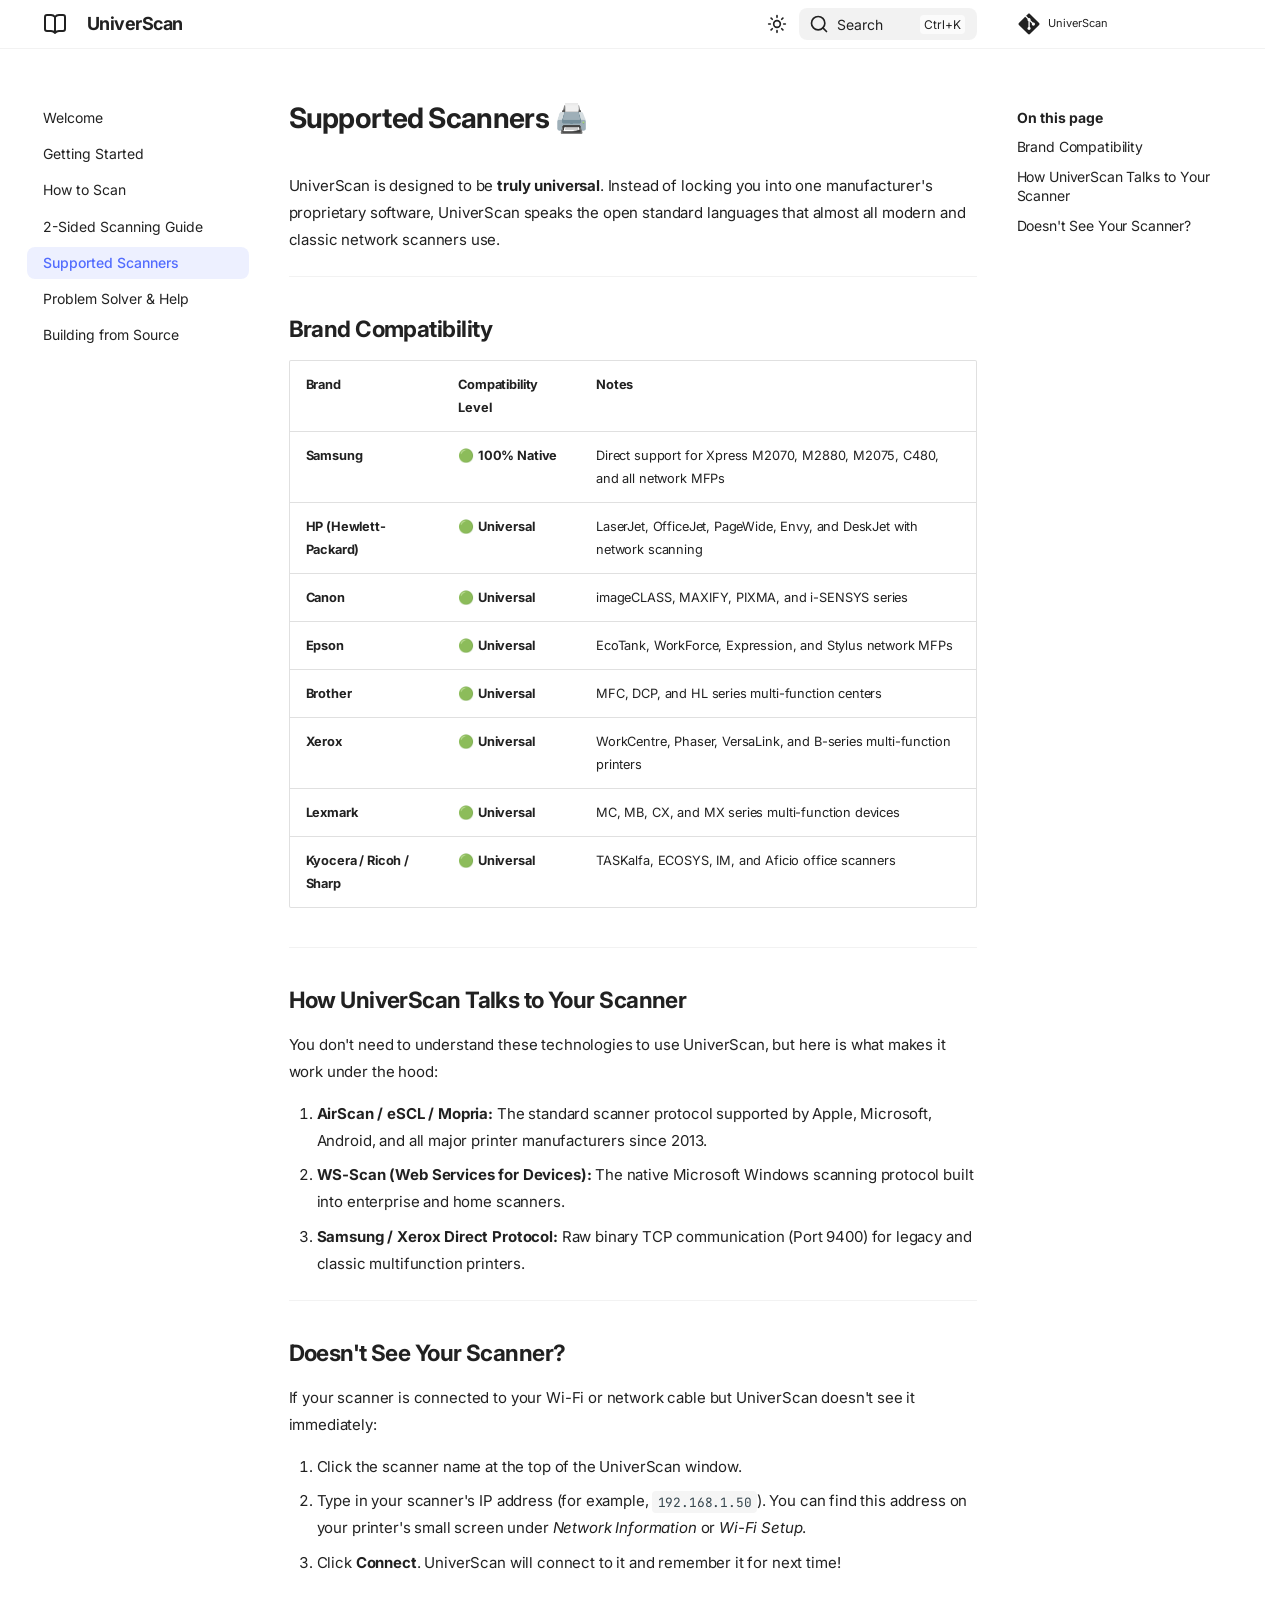
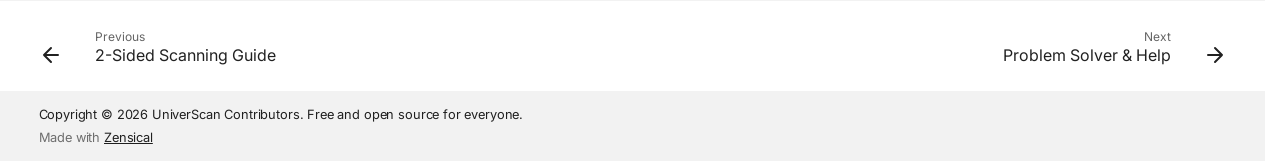
<file: supported-scanners/index.html>
<!doctype html>
<html lang="en" class="no-js">
  <head>
    
      <meta charset="utf-8">
      <meta name="viewport" content="width=device-width,initial-scale=1">
      
        <meta name="description" content="The Simple, Universal Document Scanner for Everyone">
      
      
        <meta name="author" content="UniverScan Open Source Team">
      
      
      
        <link rel="prev" href="../two-sided-guide/">
      
      
        <link rel="next" href="../troubleshooting/">
      
      
        
      
      
      <link rel="icon" href="../assets/images/favicon.png">
      <meta name="generator" content="zensical-0.0.65">
    
    
      
        <title>Supported Scanners - UniverScan</title>
      
    
    
      
        
      
      <link rel="stylesheet" href="../assets/stylesheets/modern/main.40d3fdbb.min.css">
      
        
          
        
        <link rel="stylesheet" href="../assets/stylesheets/modern/palette.812a03bb.min.css">
      
      


    
    
      
    
    
      
        
        
        <link rel="preconnect" href="https://fonts.gstatic.com" crossorigin>
        <link rel="stylesheet" href="https://fonts.googleapis.com/css?family=Inter:300,300i,400,400i,500,500i,700,700i%7CJetBrains+Mono:400,400i,700,700i&amp;display=fallback">
        <style>:root{--md-text-font:"Inter";--md-code-font:"JetBrains Mono"}</style>
      
    
    
    <script>__md_scope=new URL("..",location),__md_scope.pathname.endsWith("/")||(__md_scope=new URL(__md_scope.pathname+"/",location)),__md_hash=e=>[...e].reduce(((e,t)=>(e<<5)-e+t.charCodeAt(0)),0),__md_get=(e,t=localStorage,_=__md_scope)=>JSON.parse(t.getItem(_.pathname+"."+e)),__md_set=(e,t,_=localStorage,a=__md_scope)=>{try{_.setItem(a.pathname+"."+e,JSON.stringify(t))}catch(e){}},document.documentElement.setAttribute("data-platform",navigator.platform)</script>
    
      

    
    
  </head>
  
  
    
    
      
    
    
    
    
    <body dir="ltr" data-md-color-scheme="default" data-md-color-primary="indigo" data-md-color-accent="indigo">
  
    
    <input class="md-toggle" data-md-toggle="drawer" type="checkbox" id="__drawer" autocomplete="off">
    <input class="md-toggle" data-md-toggle="search" type="checkbox" id="__search" autocomplete="off">
    <label class="md-overlay" for="__drawer" aria-label="Navigation"></label>
    <div data-md-component="skip">
      
        
        <a href="#supported-scanners" class="md-skip">
          Skip to content
        </a>
      
    </div>
    <div data-md-component="announce">
      
    </div>
    
    
      

  

<header class="md-header md-header--shadow" data-md-component="header">
  <nav class="md-header__inner md-grid" aria-label="Header">
    <a href="./.." title="UniverScan" class="md-header__button md-logo" aria-label="UniverScan" data-md-component="logo">
      
  
  <svg xmlns="http://www.w3.org/2000/svg" fill="none" stroke="currentColor" stroke-linecap="round" stroke-linejoin="round" stroke-width="2" class="lucide lucide-book-open" viewBox="0 0 24 24"><path d="M12 5v16M20.001 19A2 2 0 0 0 22 17V5a2 2 0 0 0-1.999-2L16 3.002A5 5 0 0 0 12 5a5 5 0 0 0-4-2H4a2 2 0 0 0-2 2v12a2 2 0 0 0 1.999 2H8a5 5 0 0 1 4 2 5 5 0 0 1 4-2z"/></svg>

    </a>
    <label class="md-header__button md-icon" for="__drawer" aria-label="Navigation">
      
      <svg xmlns="http://www.w3.org/2000/svg" fill="none" stroke="currentColor" stroke-linecap="round" stroke-linejoin="round" stroke-width="2" class="lucide lucide-menu" viewBox="0 0 24 24"><path d="M4 5h16M4 12h16M4 19h16"/></svg>
    </label>
    <div class="md-header__title" data-md-component="header-title">
      <div class="md-header__ellipsis">
        <div class="md-header__topic">
          <span class="md-ellipsis">
            UniverScan
          </span>
        </div>
        <div class="md-header__topic" data-md-component="header-topic">
          <span class="md-ellipsis">
            
              Supported Scanners
            
          </span>
        </div>
      </div>
    </div>
    
      
        <form class="md-header__option" data-md-component="palette">
  
    
    
    
    <input class="md-option" data-md-color-media="none" data-md-color-scheme="default" data-md-color-primary="indigo" data-md-color-accent="indigo"  aria-label="Switch to dark mode"  type="radio" name="__palette" id="__palette_0">
    
      <label class="md-header__button md-icon" title="Switch to dark mode" for="__palette_1" hidden>
        <svg xmlns="http://www.w3.org/2000/svg" fill="none" stroke="currentColor" stroke-linecap="round" stroke-linejoin="round" stroke-width="2" class="lucide lucide-sun" viewBox="0 0 24 24"><circle cx="12" cy="12" r="4"/><path d="M12 2v2M12 20v2M4.93 4.93l1.41 1.41M17.66 17.66l1.41 1.41M2 12h2M20 12h2M6.34 17.66l-1.41 1.41M19.07 4.93l-1.41 1.41"/></svg>
      </label>
    
  
    
    
    
    <input class="md-option" data-md-color-media="none" data-md-color-scheme="slate" data-md-color-primary="indigo" data-md-color-accent="indigo"  aria-label="Switch to light mode"  type="radio" name="__palette" id="__palette_1">
    
      <label class="md-header__button md-icon" title="Switch to light mode" for="__palette_0" hidden>
        <svg xmlns="http://www.w3.org/2000/svg" fill="none" stroke="currentColor" stroke-linecap="round" stroke-linejoin="round" stroke-width="2" class="lucide lucide-moon" viewBox="0 0 24 24"><path d="M20.985 12.486a9 9 0 1 1-9.473-9.472c.405-.022.617.46.402.803a6 6 0 0 0 8.268 8.268c.344-.215.825-.004.803.401"/></svg>
      </label>
    
  
</form>
      
    
    
      <script>var palette=__md_get("__palette");if(palette&&palette.color){if("(prefers-color-scheme)"===palette.color.media){var media=matchMedia("(prefers-color-scheme: light)"),input=document.querySelector(media.matches?"[data-md-color-media='(prefers-color-scheme: light)']":"[data-md-color-media='(prefers-color-scheme: dark)']");palette.color.media=input.getAttribute("data-md-color-media"),palette.color.scheme=input.getAttribute("data-md-color-scheme"),palette.color.primary=input.getAttribute("data-md-color-primary"),palette.color.accent=input.getAttribute("data-md-color-accent")}for(var[key,value]of Object.entries(palette.color))document.body.setAttribute("data-md-color-"+key,value)}</script>
    
    
    
      
      
        <label class="md-header__button md-icon" for="__search" aria-label="Search">
          
          <svg xmlns="http://www.w3.org/2000/svg" fill="none" stroke="currentColor" stroke-linecap="round" stroke-linejoin="round" stroke-width="2" class="lucide lucide-search" viewBox="0 0 24 24"><path d="m21 21-4.34-4.34"/><circle cx="11" cy="11" r="8"/></svg>
        </label>
        <div class="md-search" data-md-component="search" role="dialog" aria-label="Search">
  <button type="button" class="md-search__button">
    Search
  </button>
</div>
      
    
    <div class="md-header__source">
      
        <a href="https://github.com/arnaudbletterer/universcan" title="Go to repository" class="md-source" data-md-component="source">
  <div class="md-source__icon md-icon">
    
    <svg xmlns="http://www.w3.org/2000/svg" viewBox="0 0 448 512"><!--! Font Awesome Free 7.3.1 by @fontawesome - https://fontawesome.com License - https://fontawesome.com/license/free (Icons: CC BY 4.0, Fonts: SIL OFL 1.1, Code: MIT License) Copyright 2026 Fonticons, Inc.--><path fill="currentColor" d="M439.6 236.1 244 40.5c-5.4-5.5-12.8-8.5-20.4-8.5s-15 3-20.4 8.4L162.5 81l51.5 51.5c27.1-9.1 52.7 16.8 43.4 43.7l49.7 49.7c34.2-11.8 61.2 31 35.5 56.7-26.5 26.5-70.2-2.9-56-37.3L240.3 199v121.9c25.3 12.5 22.3 41.8 9.1 55-6.4 6.4-15.2 10.1-24.3 10.1s-17.8-3.6-24.3-10.1c-17.6-17.6-11.1-46.9 11.2-56v-123c-20.8-8.5-24.6-30.7-18.6-45L142.6 101 8.5 235.1C3 240.6 0 247.9 0 255.5s3 15 8.5 20.4l195.6 195.7c5.4 5.4 12.7 8.4 20.4 8.4s15-3 20.4-8.4l194.7-194.7c5.4-5.4 8.4-12.8 8.4-20.4s-3-15-8.4-20.4"/></svg>
  </div>
  <div class="md-source__repository">
    UniverScan
  </div>
</a>
      
    </div>
  </nav>
  
</header>
    
    <div class="md-container" data-md-component="container">
      
      
        
          
        
      
      <main class="md-main" data-md-component="main">
        <div class="md-main__inner md-grid">
          
            
              
              <div class="md-sidebar md-sidebar--primary" data-md-component="sidebar" data-md-type="navigation" >
                <div class="md-sidebar__scrollwrap">
                  <div class="md-sidebar__inner">
                    



<nav class="md-nav md-nav--primary" aria-label="Navigation" data-md-level="0">
  <label class="md-nav__title" for="__drawer">
    <a href="./.." title="UniverScan" class="md-nav__button md-logo" aria-label="UniverScan" data-md-component="logo">
      
  
  <svg xmlns="http://www.w3.org/2000/svg" fill="none" stroke="currentColor" stroke-linecap="round" stroke-linejoin="round" stroke-width="2" class="lucide lucide-book-open" viewBox="0 0 24 24"><path d="M12 5v16M20.001 19A2 2 0 0 0 22 17V5a2 2 0 0 0-1.999-2L16 3.002A5 5 0 0 0 12 5a5 5 0 0 0-4-2H4a2 2 0 0 0-2 2v12a2 2 0 0 0 1.999 2H8a5 5 0 0 1 4 2 5 5 0 0 1 4-2z"/></svg>

    </a>
    UniverScan
  </label>
  
    <div class="md-nav__source">
      <a href="https://github.com/arnaudbletterer/universcan" title="Go to repository" class="md-source" data-md-component="source">
  <div class="md-source__icon md-icon">
    
    <svg xmlns="http://www.w3.org/2000/svg" viewBox="0 0 448 512"><!--! Font Awesome Free 7.3.1 by @fontawesome - https://fontawesome.com License - https://fontawesome.com/license/free (Icons: CC BY 4.0, Fonts: SIL OFL 1.1, Code: MIT License) Copyright 2026 Fonticons, Inc.--><path fill="currentColor" d="M439.6 236.1 244 40.5c-5.4-5.5-12.8-8.5-20.4-8.5s-15 3-20.4 8.4L162.5 81l51.5 51.5c27.1-9.1 52.7 16.8 43.4 43.7l49.7 49.7c34.2-11.8 61.2 31 35.5 56.7-26.5 26.5-70.2-2.9-56-37.3L240.3 199v121.9c25.3 12.5 22.3 41.8 9.1 55-6.4 6.4-15.2 10.1-24.3 10.1s-17.8-3.6-24.3-10.1c-17.6-17.6-11.1-46.9 11.2-56v-123c-20.8-8.5-24.6-30.7-18.6-45L142.6 101 8.5 235.1C3 240.6 0 247.9 0 255.5s3 15 8.5 20.4l195.6 195.7c5.4 5.4 12.7 8.4 20.4 8.4s15-3 20.4-8.4l194.7-194.7c5.4-5.4 8.4-12.8 8.4-20.4s-3-15-8.4-20.4"/></svg>
  </div>
  <div class="md-source__repository">
    UniverScan
  </div>
</a>
    </div>
  
  <ul class="md-nav__list" data-md-scrollfix>
    
      
      
  
  
  
  
    <li class="md-nav__item">
      <a href="./.." class="md-nav__link">
        
  
  
  <span class="md-ellipsis">
    
  
  Welcome

    
  </span>
  
  

      </a>
    </li>
  

    
      
      
  
  
  
  
    <li class="md-nav__item">
      <a href="../getting-started/" class="md-nav__link">
        
  
  
  <span class="md-ellipsis">
    
  
  Getting Started

    
  </span>
  
  

      </a>
    </li>
  

    
      
      
  
  
  
  
    <li class="md-nav__item">
      <a href="../how-to-scan/" class="md-nav__link">
        
  
  
  <span class="md-ellipsis">
    
  
  How to Scan

    
  </span>
  
  

      </a>
    </li>
  

    
      
      
  
  
  
  
    <li class="md-nav__item">
      <a href="../two-sided-guide/" class="md-nav__link">
        
  
  
  <span class="md-ellipsis">
    
  
  2-Sided Scanning Guide

    
  </span>
  
  

      </a>
    </li>
  

    
      
      
  
  
    
  
  
  
    <li class="md-nav__item md-nav__item--active">
      
      
      
      
        
      
      
        <label class="md-nav__link md-nav__link--active" for="__toc">
          
  
  
  <span class="md-ellipsis">
    
  
  Supported Scanners

    
  </span>
  
  

          <span class="md-nav__icon md-icon"></span>
        </label>
      
      <a href="././" class="md-nav__link md-nav__link--active">
        
  
  
  <span class="md-ellipsis">
    
  
  Supported Scanners

    
  </span>
  
  

      </a>
      
        


<nav class="md-nav md-nav--secondary" aria-label="On this page">
  
  
  
    
  
  
    <label class="md-nav__title" for="__toc">
      <span class="md-nav__icon md-icon"></span>
      On this page
    </label>
    <ul class="md-nav__list" data-md-component="toc" data-md-scrollfix>
      
        <li class="md-nav__item">
  <a href="#brand-compatibility" class="md-nav__link">
    <span class="md-ellipsis">
      <span class="md-typeset">
        Brand Compatibility
      </span>
    </span>
  </a>
  
</li>
      
        <li class="md-nav__item">
  <a href="#how-universcan-talks-to-your-scanner" class="md-nav__link">
    <span class="md-ellipsis">
      <span class="md-typeset">
        How UniverScan Talks to Your Scanner
      </span>
    </span>
  </a>
  
</li>
      
        <li class="md-nav__item">
  <a href="#doesnt-see-your-scanner" class="md-nav__link">
    <span class="md-ellipsis">
      <span class="md-typeset">
        Doesn't See Your Scanner?
      </span>
    </span>
  </a>
  
</li>
      
    </ul>
  
</nav>
      
    </li>
  

    
      
      
  
  
  
  
    <li class="md-nav__item">
      <a href="../troubleshooting/" class="md-nav__link">
        
  
  
  <span class="md-ellipsis">
    
  
  Problem Solver & Help

    
  </span>
  
  

      </a>
    </li>
  

    
      
      
  
  
  
  
    <li class="md-nav__item">
      <a href="../developer-guide/" class="md-nav__link">
        
  
  
  <span class="md-ellipsis">
    
  
  Building from Source

    
  </span>
  
  

      </a>
    </li>
  

    
  </ul>
</nav>
                  </div>
                </div>
              </div>
            
            
              
              <div class="md-sidebar md-sidebar--secondary" data-md-component="sidebar" data-md-type="toc" >
                <div class="md-sidebar__scrollwrap">
                  
                    
                    
                    
                      
                    
                    
                      <input class="md-nav__toggle md-toggle" type="checkbox" id="__toc">
                      <div class="md-sidebar-button__wrapper">
                        <label class="md-sidebar-button" for="__toc"></label>
                      </div>
                    
                  
                  <div class="md-sidebar__inner">
                    


<nav class="md-nav md-nav--secondary" aria-label="On this page">
  
  
  
    
  
  
    <label class="md-nav__title" for="__toc">
      <span class="md-nav__icon md-icon"></span>
      On this page
    </label>
    <ul class="md-nav__list" data-md-component="toc" data-md-scrollfix>
      
        <li class="md-nav__item">
  <a href="#brand-compatibility" class="md-nav__link">
    <span class="md-ellipsis">
      <span class="md-typeset">
        Brand Compatibility
      </span>
    </span>
  </a>
  
</li>
      
        <li class="md-nav__item">
  <a href="#how-universcan-talks-to-your-scanner" class="md-nav__link">
    <span class="md-ellipsis">
      <span class="md-typeset">
        How UniverScan Talks to Your Scanner
      </span>
    </span>
  </a>
  
</li>
      
        <li class="md-nav__item">
  <a href="#doesnt-see-your-scanner" class="md-nav__link">
    <span class="md-ellipsis">
      <span class="md-typeset">
        Doesn't See Your Scanner?
      </span>
    </span>
  </a>
  
</li>
      
    </ul>
  
</nav>
                  </div>
                </div>
              </div>
            
          
          
            <div class="md-content" data-md-component="content">
              
              <article class="md-content__inner md-typeset">
                
                  
  
  


<h1 id="supported-scanners">Supported Scanners 🖨️<a class="headerlink" href="#supported-scanners" title="Permanent link">&para;</a></h1>
<p>UniverScan is designed to be <strong>truly universal</strong>. Instead of locking you into one manufacturer's proprietary software, UniverScan speaks the open standard languages that almost all modern and classic network scanners use.</p>
<hr />
<h2 id="brand-compatibility">Brand Compatibility<a class="headerlink" href="#brand-compatibility" title="Permanent link">&para;</a></h2>
<table>
<thead>
<tr>
<th style="text-align: left;">Brand</th>
<th style="text-align: left;">Compatibility Level</th>
<th style="text-align: left;">Notes</th>
</tr>
</thead>
<tbody>
<tr>
<td style="text-align: left;"><strong>Samsung</strong></td>
<td style="text-align: left;">🟢 <strong>100% Native</strong></td>
<td style="text-align: left;">Direct support for Xpress M2070, M2880, M2075, C480, and all network MFPs</td>
</tr>
<tr>
<td style="text-align: left;"><strong>HP (Hewlett-Packard)</strong></td>
<td style="text-align: left;">🟢 <strong>Universal</strong></td>
<td style="text-align: left;">LaserJet, OfficeJet, PageWide, Envy, and DeskJet with network scanning</td>
</tr>
<tr>
<td style="text-align: left;"><strong>Canon</strong></td>
<td style="text-align: left;">🟢 <strong>Universal</strong></td>
<td style="text-align: left;">imageCLASS, MAXIFY, PIXMA, and i-SENSYS series</td>
</tr>
<tr>
<td style="text-align: left;"><strong>Epson</strong></td>
<td style="text-align: left;">🟢 <strong>Universal</strong></td>
<td style="text-align: left;">EcoTank, WorkForce, Expression, and Stylus network MFPs</td>
</tr>
<tr>
<td style="text-align: left;"><strong>Brother</strong></td>
<td style="text-align: left;">🟢 <strong>Universal</strong></td>
<td style="text-align: left;">MFC, DCP, and HL series multi-function centers</td>
</tr>
<tr>
<td style="text-align: left;"><strong>Xerox</strong></td>
<td style="text-align: left;">🟢 <strong>Universal</strong></td>
<td style="text-align: left;">WorkCentre, Phaser, VersaLink, and B-series multi-function printers</td>
</tr>
<tr>
<td style="text-align: left;"><strong>Lexmark</strong></td>
<td style="text-align: left;">🟢 <strong>Universal</strong></td>
<td style="text-align: left;">MC, MB, CX, and MX series multi-function devices</td>
</tr>
<tr>
<td style="text-align: left;"><strong>Kyocera / Ricoh / Sharp</strong></td>
<td style="text-align: left;">🟢 <strong>Universal</strong></td>
<td style="text-align: left;">TASKalfa, ECOSYS, IM, and Aficio office scanners</td>
</tr>
</tbody>
</table>
<hr />
<h2 id="how-universcan-talks-to-your-scanner">How UniverScan Talks to Your Scanner<a class="headerlink" href="#how-universcan-talks-to-your-scanner" title="Permanent link">&para;</a></h2>
<p>You don't need to understand these technologies to use UniverScan, but here is what makes it work under the hood:</p>
<ol>
<li><strong>AirScan / eSCL / Mopria:</strong> The standard scanner protocol supported by Apple, Microsoft, Android, and all major printer manufacturers since 2013.</li>
<li><strong>WS-Scan (Web Services for Devices):</strong> The native Microsoft Windows scanning protocol built into enterprise and home scanners.</li>
<li><strong>Samsung / Xerox Direct Protocol:</strong> Raw binary TCP communication (Port 9400) for legacy and classic multifunction printers.</li>
</ol>
<hr />
<h2 id="doesnt-see-your-scanner">Doesn't See Your Scanner?<a class="headerlink" href="#doesnt-see-your-scanner" title="Permanent link">&para;</a></h2>
<p>If your scanner is connected to your Wi-Fi or network cable but UniverScan doesn't see it immediately:</p>
<ol>
<li>Click the scanner name at the top of the UniverScan window.</li>
<li>Type in your scanner's IP address (for example, <code>192.168.1.50</code>). You can find this address on your printer's small screen under <em>Network Information</em> or <em>Wi-Fi Setup</em>.</li>
<li>Click <strong>Connect</strong>. UniverScan will connect to it and remember it for next time!</li>
</ol>














                
              </article>
            </div>
          
          
<script>var target=document.getElementById(location.hash.slice(1));target&&target.name&&(target.checked=target.name.startsWith("__tabbed_"))</script>
        </div>
        
          <button type="button" class="md-top md-icon" data-md-component="top" hidden>
  
  <svg xmlns="http://www.w3.org/2000/svg" fill="none" stroke="currentColor" stroke-linecap="round" stroke-linejoin="round" stroke-width="2" class="lucide lucide-circle-arrow-up" viewBox="0 0 24 24"><circle cx="12" cy="12" r="10"/><path d="m16 12-4-4-4 4M12 16V8"/></svg>
  Back to top
</button>
        
      </main>
      
        <footer class="md-footer">
  
    
      
      <nav class="md-footer__inner md-grid" aria-label="Footer" >
        
          
          <a href="../two-sided-guide/" class="md-footer__link md-footer__link--prev" aria-label="Previous: 2-Sided Scanning Guide">
            <div class="md-footer__button md-icon">
              
              <svg xmlns="http://www.w3.org/2000/svg" fill="none" stroke="currentColor" stroke-linecap="round" stroke-linejoin="round" stroke-width="2" class="lucide lucide-arrow-left" viewBox="0 0 24 24"><path d="m12 19-7-7 7-7M19 12H5"/></svg>
            </div>
            <div class="md-footer__title">
              <span class="md-footer__direction">
                Previous
              </span>
              <div class="md-ellipsis">
                2-Sided Scanning Guide
              </div>
            </div>
          </a>
        
        
          
          <a href="../troubleshooting/" class="md-footer__link md-footer__link--next" aria-label="Next: Problem Solver &amp; Help">
            <div class="md-footer__title">
              <span class="md-footer__direction">
                Next
              </span>
              <div class="md-ellipsis">
                Problem Solver & Help
              </div>
            </div>
            <div class="md-footer__button md-icon">
              
              <svg xmlns="http://www.w3.org/2000/svg" fill="none" stroke="currentColor" stroke-linecap="round" stroke-linejoin="round" stroke-width="2" class="lucide lucide-arrow-right" viewBox="0 0 24 24"><path d="M5 12h14M12 5l7 7-7 7"/></svg>
            </div>
          </a>
        
      </nav>
    
  
  <div class="md-footer-meta md-typeset">
    <div class="md-footer-meta__inner md-grid">
      <div class="md-copyright">
  
    <div class="md-copyright__highlight">
      Copyright &copy; 2026 UniverScan Contributors. Free and open source for everyone.

    </div>
  
  
    Made with
    <a href="https://zensical.org/" target="_blank" rel="noopener">
      Zensical
    </a>
  
</div>
      
    </div>
  </div>
</footer>
      
    </div>
    <div class="md-dialog" data-md-component="dialog">
      <div class="md-dialog__inner md-typeset"></div>
    </div>
    
    
    
      
      
      
      
        
        
      <script id="__config" type="application/json">{"annotate":null,"base":"..","features":["announce.dismiss","content.code.copy","content.code.select","navigation.footer","navigation.indexes","navigation.instant","navigation.sections","navigation.top","search.highlight"],"redirect":null,"search":"../assets/javascripts/workers/search.7d14d953.min.js","tags":null,"translations":{"clipboard.copied":"Copied to clipboard","clipboard.copy":"Copy to clipboard","search.result.more.one":"1 more on this page","search.result.more.other":"# more on this page","search.result.none":"No matching documents","search.result.one":"1 matching document","search.result.other":"# matching documents","search.result.placeholder":"Type to start searching","search.result.term.missing":"Missing","select.version":"Select version"},"version":null}</script>
    
    
      <script src="../assets/javascripts/bundle.c04ba553.min.js"></script>
      
    
  </body>
</html>
</file>
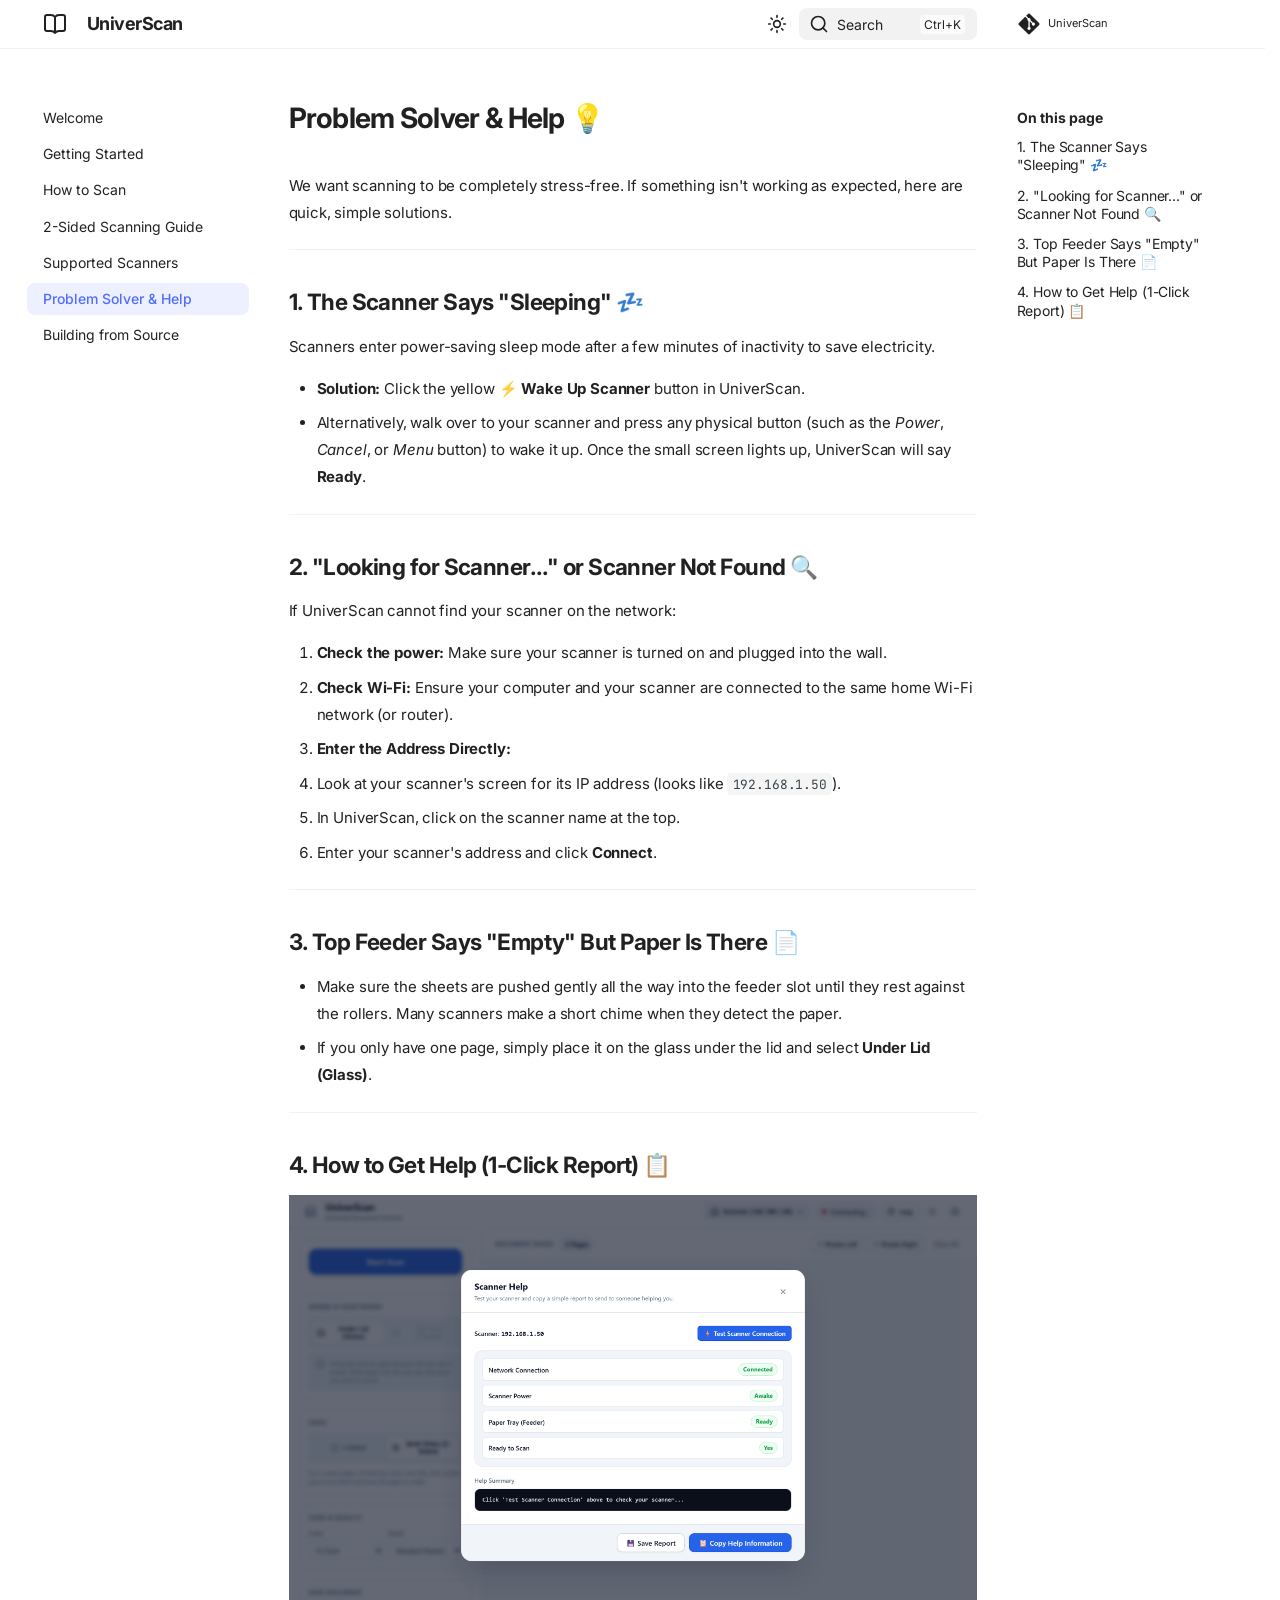
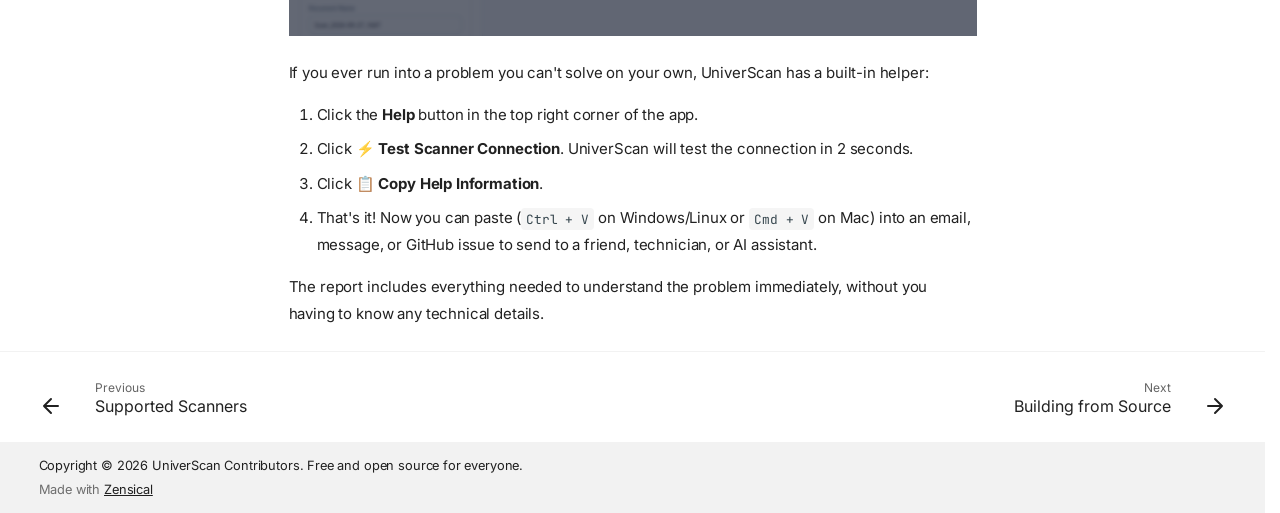
<file: troubleshooting/index.html>
<!doctype html>
<html lang="en" class="no-js">
  <head>
    
      <meta charset="utf-8">
      <meta name="viewport" content="width=device-width,initial-scale=1">
      
        <meta name="description" content="The Simple, Universal Document Scanner for Everyone">
      
      
        <meta name="author" content="UniverScan Open Source Team">
      
      
      
        <link rel="prev" href="../supported-scanners/">
      
      
        <link rel="next" href="../developer-guide/">
      
      
        
      
      
      <link rel="icon" href="../assets/images/favicon.png">
      <meta name="generator" content="zensical-0.0.65">
    
    
      
        <title>Problem Solver & Help - UniverScan</title>
      
    
    
      
        
      
      <link rel="stylesheet" href="../assets/stylesheets/modern/main.40d3fdbb.min.css">
      
        
          
        
        <link rel="stylesheet" href="../assets/stylesheets/modern/palette.812a03bb.min.css">
      
      


    
    
      
    
    
      
        
        
        <link rel="preconnect" href="https://fonts.gstatic.com" crossorigin>
        <link rel="stylesheet" href="https://fonts.googleapis.com/css?family=Inter:300,300i,400,400i,500,500i,700,700i%7CJetBrains+Mono:400,400i,700,700i&amp;display=fallback">
        <style>:root{--md-text-font:"Inter";--md-code-font:"JetBrains Mono"}</style>
      
    
    
    <script>__md_scope=new URL("..",location),__md_scope.pathname.endsWith("/")||(__md_scope=new URL(__md_scope.pathname+"/",location)),__md_hash=e=>[...e].reduce(((e,t)=>(e<<5)-e+t.charCodeAt(0)),0),__md_get=(e,t=localStorage,_=__md_scope)=>JSON.parse(t.getItem(_.pathname+"."+e)),__md_set=(e,t,_=localStorage,a=__md_scope)=>{try{_.setItem(a.pathname+"."+e,JSON.stringify(t))}catch(e){}},document.documentElement.setAttribute("data-platform",navigator.platform)</script>
    
      

    
    
  </head>
  
  
    
    
      
    
    
    
    
    <body dir="ltr" data-md-color-scheme="default" data-md-color-primary="indigo" data-md-color-accent="indigo">
  
    
    <input class="md-toggle" data-md-toggle="drawer" type="checkbox" id="__drawer" autocomplete="off">
    <input class="md-toggle" data-md-toggle="search" type="checkbox" id="__search" autocomplete="off">
    <label class="md-overlay" for="__drawer" aria-label="Navigation"></label>
    <div data-md-component="skip">
      
        
        <a href="#problem-solver-help" class="md-skip">
          Skip to content
        </a>
      
    </div>
    <div data-md-component="announce">
      
    </div>
    
    
      

  

<header class="md-header md-header--shadow" data-md-component="header">
  <nav class="md-header__inner md-grid" aria-label="Header">
    <a href="./.." title="UniverScan" class="md-header__button md-logo" aria-label="UniverScan" data-md-component="logo">
      
  
  <svg xmlns="http://www.w3.org/2000/svg" fill="none" stroke="currentColor" stroke-linecap="round" stroke-linejoin="round" stroke-width="2" class="lucide lucide-book-open" viewBox="0 0 24 24"><path d="M12 5v16M20.001 19A2 2 0 0 0 22 17V5a2 2 0 0 0-1.999-2L16 3.002A5 5 0 0 0 12 5a5 5 0 0 0-4-2H4a2 2 0 0 0-2 2v12a2 2 0 0 0 1.999 2H8a5 5 0 0 1 4 2 5 5 0 0 1 4-2z"/></svg>

    </a>
    <label class="md-header__button md-icon" for="__drawer" aria-label="Navigation">
      
      <svg xmlns="http://www.w3.org/2000/svg" fill="none" stroke="currentColor" stroke-linecap="round" stroke-linejoin="round" stroke-width="2" class="lucide lucide-menu" viewBox="0 0 24 24"><path d="M4 5h16M4 12h16M4 19h16"/></svg>
    </label>
    <div class="md-header__title" data-md-component="header-title">
      <div class="md-header__ellipsis">
        <div class="md-header__topic">
          <span class="md-ellipsis">
            UniverScan
          </span>
        </div>
        <div class="md-header__topic" data-md-component="header-topic">
          <span class="md-ellipsis">
            
              Problem Solver & Help
            
          </span>
        </div>
      </div>
    </div>
    
      
        <form class="md-header__option" data-md-component="palette">
  
    
    
    
    <input class="md-option" data-md-color-media="none" data-md-color-scheme="default" data-md-color-primary="indigo" data-md-color-accent="indigo"  aria-label="Switch to dark mode"  type="radio" name="__palette" id="__palette_0">
    
      <label class="md-header__button md-icon" title="Switch to dark mode" for="__palette_1" hidden>
        <svg xmlns="http://www.w3.org/2000/svg" fill="none" stroke="currentColor" stroke-linecap="round" stroke-linejoin="round" stroke-width="2" class="lucide lucide-sun" viewBox="0 0 24 24"><circle cx="12" cy="12" r="4"/><path d="M12 2v2M12 20v2M4.93 4.93l1.41 1.41M17.66 17.66l1.41 1.41M2 12h2M20 12h2M6.34 17.66l-1.41 1.41M19.07 4.93l-1.41 1.41"/></svg>
      </label>
    
  
    
    
    
    <input class="md-option" data-md-color-media="none" data-md-color-scheme="slate" data-md-color-primary="indigo" data-md-color-accent="indigo"  aria-label="Switch to light mode"  type="radio" name="__palette" id="__palette_1">
    
      <label class="md-header__button md-icon" title="Switch to light mode" for="__palette_0" hidden>
        <svg xmlns="http://www.w3.org/2000/svg" fill="none" stroke="currentColor" stroke-linecap="round" stroke-linejoin="round" stroke-width="2" class="lucide lucide-moon" viewBox="0 0 24 24"><path d="M20.985 12.486a9 9 0 1 1-9.473-9.472c.405-.022.617.46.402.803a6 6 0 0 0 8.268 8.268c.344-.215.825-.004.803.401"/></svg>
      </label>
    
  
</form>
      
    
    
      <script>var palette=__md_get("__palette");if(palette&&palette.color){if("(prefers-color-scheme)"===palette.color.media){var media=matchMedia("(prefers-color-scheme: light)"),input=document.querySelector(media.matches?"[data-md-color-media='(prefers-color-scheme: light)']":"[data-md-color-media='(prefers-color-scheme: dark)']");palette.color.media=input.getAttribute("data-md-color-media"),palette.color.scheme=input.getAttribute("data-md-color-scheme"),palette.color.primary=input.getAttribute("data-md-color-primary"),palette.color.accent=input.getAttribute("data-md-color-accent")}for(var[key,value]of Object.entries(palette.color))document.body.setAttribute("data-md-color-"+key,value)}</script>
    
    
    
      
      
        <label class="md-header__button md-icon" for="__search" aria-label="Search">
          
          <svg xmlns="http://www.w3.org/2000/svg" fill="none" stroke="currentColor" stroke-linecap="round" stroke-linejoin="round" stroke-width="2" class="lucide lucide-search" viewBox="0 0 24 24"><path d="m21 21-4.34-4.34"/><circle cx="11" cy="11" r="8"/></svg>
        </label>
        <div class="md-search" data-md-component="search" role="dialog" aria-label="Search">
  <button type="button" class="md-search__button">
    Search
  </button>
</div>
      
    
    <div class="md-header__source">
      
        <a href="https://github.com/arnaudbletterer/universcan" title="Go to repository" class="md-source" data-md-component="source">
  <div class="md-source__icon md-icon">
    
    <svg xmlns="http://www.w3.org/2000/svg" viewBox="0 0 448 512"><!--! Font Awesome Free 7.3.1 by @fontawesome - https://fontawesome.com License - https://fontawesome.com/license/free (Icons: CC BY 4.0, Fonts: SIL OFL 1.1, Code: MIT License) Copyright 2026 Fonticons, Inc.--><path fill="currentColor" d="M439.6 236.1 244 40.5c-5.4-5.5-12.8-8.5-20.4-8.5s-15 3-20.4 8.4L162.5 81l51.5 51.5c27.1-9.1 52.7 16.8 43.4 43.7l49.7 49.7c34.2-11.8 61.2 31 35.5 56.7-26.5 26.5-70.2-2.9-56-37.3L240.3 199v121.9c25.3 12.5 22.3 41.8 9.1 55-6.4 6.4-15.2 10.1-24.3 10.1s-17.8-3.6-24.3-10.1c-17.6-17.6-11.1-46.9 11.2-56v-123c-20.8-8.5-24.6-30.7-18.6-45L142.6 101 8.5 235.1C3 240.6 0 247.9 0 255.5s3 15 8.5 20.4l195.6 195.7c5.4 5.4 12.7 8.4 20.4 8.4s15-3 20.4-8.4l194.7-194.7c5.4-5.4 8.4-12.8 8.4-20.4s-3-15-8.4-20.4"/></svg>
  </div>
  <div class="md-source__repository">
    UniverScan
  </div>
</a>
      
    </div>
  </nav>
  
</header>
    
    <div class="md-container" data-md-component="container">
      
      
        
          
        
      
      <main class="md-main" data-md-component="main">
        <div class="md-main__inner md-grid">
          
            
              
              <div class="md-sidebar md-sidebar--primary" data-md-component="sidebar" data-md-type="navigation" >
                <div class="md-sidebar__scrollwrap">
                  <div class="md-sidebar__inner">
                    



<nav class="md-nav md-nav--primary" aria-label="Navigation" data-md-level="0">
  <label class="md-nav__title" for="__drawer">
    <a href="./.." title="UniverScan" class="md-nav__button md-logo" aria-label="UniverScan" data-md-component="logo">
      
  
  <svg xmlns="http://www.w3.org/2000/svg" fill="none" stroke="currentColor" stroke-linecap="round" stroke-linejoin="round" stroke-width="2" class="lucide lucide-book-open" viewBox="0 0 24 24"><path d="M12 5v16M20.001 19A2 2 0 0 0 22 17V5a2 2 0 0 0-1.999-2L16 3.002A5 5 0 0 0 12 5a5 5 0 0 0-4-2H4a2 2 0 0 0-2 2v12a2 2 0 0 0 1.999 2H8a5 5 0 0 1 4 2 5 5 0 0 1 4-2z"/></svg>

    </a>
    UniverScan
  </label>
  
    <div class="md-nav__source">
      <a href="https://github.com/arnaudbletterer/universcan" title="Go to repository" class="md-source" data-md-component="source">
  <div class="md-source__icon md-icon">
    
    <svg xmlns="http://www.w3.org/2000/svg" viewBox="0 0 448 512"><!--! Font Awesome Free 7.3.1 by @fontawesome - https://fontawesome.com License - https://fontawesome.com/license/free (Icons: CC BY 4.0, Fonts: SIL OFL 1.1, Code: MIT License) Copyright 2026 Fonticons, Inc.--><path fill="currentColor" d="M439.6 236.1 244 40.5c-5.4-5.5-12.8-8.5-20.4-8.5s-15 3-20.4 8.4L162.5 81l51.5 51.5c27.1-9.1 52.7 16.8 43.4 43.7l49.7 49.7c34.2-11.8 61.2 31 35.5 56.7-26.5 26.5-70.2-2.9-56-37.3L240.3 199v121.9c25.3 12.5 22.3 41.8 9.1 55-6.4 6.4-15.2 10.1-24.3 10.1s-17.8-3.6-24.3-10.1c-17.6-17.6-11.1-46.9 11.2-56v-123c-20.8-8.5-24.6-30.7-18.6-45L142.6 101 8.5 235.1C3 240.6 0 247.9 0 255.5s3 15 8.5 20.4l195.6 195.7c5.4 5.4 12.7 8.4 20.4 8.4s15-3 20.4-8.4l194.7-194.7c5.4-5.4 8.4-12.8 8.4-20.4s-3-15-8.4-20.4"/></svg>
  </div>
  <div class="md-source__repository">
    UniverScan
  </div>
</a>
    </div>
  
  <ul class="md-nav__list" data-md-scrollfix>
    
      
      
  
  
  
  
    <li class="md-nav__item">
      <a href="./.." class="md-nav__link">
        
  
  
  <span class="md-ellipsis">
    
  
  Welcome

    
  </span>
  
  

      </a>
    </li>
  

    
      
      
  
  
  
  
    <li class="md-nav__item">
      <a href="../getting-started/" class="md-nav__link">
        
  
  
  <span class="md-ellipsis">
    
  
  Getting Started

    
  </span>
  
  

      </a>
    </li>
  

    
      
      
  
  
  
  
    <li class="md-nav__item">
      <a href="../how-to-scan/" class="md-nav__link">
        
  
  
  <span class="md-ellipsis">
    
  
  How to Scan

    
  </span>
  
  

      </a>
    </li>
  

    
      
      
  
  
  
  
    <li class="md-nav__item">
      <a href="../two-sided-guide/" class="md-nav__link">
        
  
  
  <span class="md-ellipsis">
    
  
  2-Sided Scanning Guide

    
  </span>
  
  

      </a>
    </li>
  

    
      
      
  
  
  
  
    <li class="md-nav__item">
      <a href="../supported-scanners/" class="md-nav__link">
        
  
  
  <span class="md-ellipsis">
    
  
  Supported Scanners

    
  </span>
  
  

      </a>
    </li>
  

    
      
      
  
  
    
  
  
  
    <li class="md-nav__item md-nav__item--active">
      
      
      
      
        
      
      
        <label class="md-nav__link md-nav__link--active" for="__toc">
          
  
  
  <span class="md-ellipsis">
    
  
  Problem Solver & Help

    
  </span>
  
  

          <span class="md-nav__icon md-icon"></span>
        </label>
      
      <a href="././" class="md-nav__link md-nav__link--active">
        
  
  
  <span class="md-ellipsis">
    
  
  Problem Solver & Help

    
  </span>
  
  

      </a>
      
        


<nav class="md-nav md-nav--secondary" aria-label="On this page">
  
  
  
    
  
  
    <label class="md-nav__title" for="__toc">
      <span class="md-nav__icon md-icon"></span>
      On this page
    </label>
    <ul class="md-nav__list" data-md-component="toc" data-md-scrollfix>
      
        <li class="md-nav__item">
  <a href="#1-the-scanner-says-sleeping" class="md-nav__link">
    <span class="md-ellipsis">
      <span class="md-typeset">
        1. The Scanner Says "Sleeping" 💤
      </span>
    </span>
  </a>
  
</li>
      
        <li class="md-nav__item">
  <a href="#2-looking-for-scanner-or-scanner-not-found" class="md-nav__link">
    <span class="md-ellipsis">
      <span class="md-typeset">
        2. "Looking for Scanner..." or Scanner Not Found 🔍
      </span>
    </span>
  </a>
  
</li>
      
        <li class="md-nav__item">
  <a href="#3-top-feeder-says-empty-but-paper-is-there" class="md-nav__link">
    <span class="md-ellipsis">
      <span class="md-typeset">
        3. Top Feeder Says "Empty" But Paper Is There 📄
      </span>
    </span>
  </a>
  
</li>
      
        <li class="md-nav__item">
  <a href="#4-how-to-get-help-1-click-report" class="md-nav__link">
    <span class="md-ellipsis">
      <span class="md-typeset">
        4. How to Get Help (1-Click Report) 📋
      </span>
    </span>
  </a>
  
</li>
      
    </ul>
  
</nav>
      
    </li>
  

    
      
      
  
  
  
  
    <li class="md-nav__item">
      <a href="../developer-guide/" class="md-nav__link">
        
  
  
  <span class="md-ellipsis">
    
  
  Building from Source

    
  </span>
  
  

      </a>
    </li>
  

    
  </ul>
</nav>
                  </div>
                </div>
              </div>
            
            
              
              <div class="md-sidebar md-sidebar--secondary" data-md-component="sidebar" data-md-type="toc" >
                <div class="md-sidebar__scrollwrap">
                  
                    
                    
                    
                      
                    
                    
                      <input class="md-nav__toggle md-toggle" type="checkbox" id="__toc">
                      <div class="md-sidebar-button__wrapper">
                        <label class="md-sidebar-button" for="__toc"></label>
                      </div>
                    
                  
                  <div class="md-sidebar__inner">
                    


<nav class="md-nav md-nav--secondary" aria-label="On this page">
  
  
  
    
  
  
    <label class="md-nav__title" for="__toc">
      <span class="md-nav__icon md-icon"></span>
      On this page
    </label>
    <ul class="md-nav__list" data-md-component="toc" data-md-scrollfix>
      
        <li class="md-nav__item">
  <a href="#1-the-scanner-says-sleeping" class="md-nav__link">
    <span class="md-ellipsis">
      <span class="md-typeset">
        1. The Scanner Says "Sleeping" 💤
      </span>
    </span>
  </a>
  
</li>
      
        <li class="md-nav__item">
  <a href="#2-looking-for-scanner-or-scanner-not-found" class="md-nav__link">
    <span class="md-ellipsis">
      <span class="md-typeset">
        2. "Looking for Scanner..." or Scanner Not Found 🔍
      </span>
    </span>
  </a>
  
</li>
      
        <li class="md-nav__item">
  <a href="#3-top-feeder-says-empty-but-paper-is-there" class="md-nav__link">
    <span class="md-ellipsis">
      <span class="md-typeset">
        3. Top Feeder Says "Empty" But Paper Is There 📄
      </span>
    </span>
  </a>
  
</li>
      
        <li class="md-nav__item">
  <a href="#4-how-to-get-help-1-click-report" class="md-nav__link">
    <span class="md-ellipsis">
      <span class="md-typeset">
        4. How to Get Help (1-Click Report) 📋
      </span>
    </span>
  </a>
  
</li>
      
    </ul>
  
</nav>
                  </div>
                </div>
              </div>
            
          
          
            <div class="md-content" data-md-component="content">
              
              <article class="md-content__inner md-typeset">
                
                  
  
  


<h1 id="problem-solver-help">Problem Solver &amp; Help 💡<a class="headerlink" href="#problem-solver-help" title="Permanent link">&para;</a></h1>
<p>We want scanning to be completely stress-free. If something isn't working as expected, here are quick, simple solutions.</p>
<hr />
<h2 id="1-the-scanner-says-sleeping">1. The Scanner Says "Sleeping" 💤<a class="headerlink" href="#1-the-scanner-says-sleeping" title="Permanent link">&para;</a></h2>
<p>Scanners enter power-saving sleep mode after a few minutes of inactivity to save electricity.</p>
<ul>
<li><strong>Solution:</strong> Click the yellow <strong>⚡ Wake Up Scanner</strong> button in UniverScan.</li>
<li>Alternatively, walk over to your scanner and press any physical button (such as the <em>Power</em>, <em>Cancel</em>, or <em>Menu</em> button) to wake it up. Once the small screen lights up, UniverScan will say <strong>Ready</strong>.</li>
</ul>
<hr />
<h2 id="2-looking-for-scanner-or-scanner-not-found">2. "Looking for Scanner..." or Scanner Not Found 🔍<a class="headerlink" href="#2-looking-for-scanner-or-scanner-not-found" title="Permanent link">&para;</a></h2>
<p>If UniverScan cannot find your scanner on the network:</p>
<ol>
<li><strong>Check the power:</strong> Make sure your scanner is turned on and plugged into the wall.</li>
<li><strong>Check Wi-Fi:</strong> Ensure your computer and your scanner are connected to the same home Wi-Fi network (or router).</li>
<li><strong>Enter the Address Directly:</strong></li>
<li>Look at your scanner's screen for its IP address (looks like <code>192.168.1.50</code>).</li>
<li>In UniverScan, click on the scanner name at the top.</li>
<li>Enter your scanner's address and click <strong>Connect</strong>.</li>
</ol>
<hr />
<h2 id="3-top-feeder-says-empty-but-paper-is-there">3. Top Feeder Says "Empty" But Paper Is There 📄<a class="headerlink" href="#3-top-feeder-says-empty-but-paper-is-there" title="Permanent link">&para;</a></h2>
<ul>
<li>Make sure the sheets are pushed gently all the way into the feeder slot until they rest against the rollers. Many scanners make a short chime when they detect the paper.</li>
<li>If you only have one page, simply place it on the glass under the lid and select <strong>Under Lid (Glass)</strong>.</li>
</ul>
<hr />
<h2 id="4-how-to-get-help-1-click-report">4. How to Get Help (1-Click Report) 📋<a class="headerlink" href="#4-how-to-get-help-1-click-report" title="Permanent link">&para;</a></h2>
<p><img alt="Scanner Help and Problem Solver" src="../assets/screenshots/03_scanner_help.png" /></p>
<p>If you ever run into a problem you can't solve on your own, UniverScan has a built-in helper:</p>
<ol>
<li>Click the <strong>Help</strong> button in the top right corner of the app.</li>
<li>Click <strong>⚡ Test Scanner Connection</strong>. UniverScan will test the connection in 2 seconds.</li>
<li>Click <strong>📋 Copy Help Information</strong>.</li>
<li>That's it! Now you can paste (<code>Ctrl + V</code> on Windows/Linux or <code>Cmd + V</code> on Mac) into an email, message, or GitHub issue to send to a friend, technician, or AI assistant.</li>
</ol>
<p>The report includes everything needed to understand the problem immediately, without you having to know any technical details.</p>














                
              </article>
            </div>
          
          
<script>var target=document.getElementById(location.hash.slice(1));target&&target.name&&(target.checked=target.name.startsWith("__tabbed_"))</script>
        </div>
        
          <button type="button" class="md-top md-icon" data-md-component="top" hidden>
  
  <svg xmlns="http://www.w3.org/2000/svg" fill="none" stroke="currentColor" stroke-linecap="round" stroke-linejoin="round" stroke-width="2" class="lucide lucide-circle-arrow-up" viewBox="0 0 24 24"><circle cx="12" cy="12" r="10"/><path d="m16 12-4-4-4 4M12 16V8"/></svg>
  Back to top
</button>
        
      </main>
      
        <footer class="md-footer">
  
    
      
      <nav class="md-footer__inner md-grid" aria-label="Footer" >
        
          
          <a href="../supported-scanners/" class="md-footer__link md-footer__link--prev" aria-label="Previous: Supported Scanners">
            <div class="md-footer__button md-icon">
              
              <svg xmlns="http://www.w3.org/2000/svg" fill="none" stroke="currentColor" stroke-linecap="round" stroke-linejoin="round" stroke-width="2" class="lucide lucide-arrow-left" viewBox="0 0 24 24"><path d="m12 19-7-7 7-7M19 12H5"/></svg>
            </div>
            <div class="md-footer__title">
              <span class="md-footer__direction">
                Previous
              </span>
              <div class="md-ellipsis">
                Supported Scanners
              </div>
            </div>
          </a>
        
        
          
          <a href="../developer-guide/" class="md-footer__link md-footer__link--next" aria-label="Next: Building from Source">
            <div class="md-footer__title">
              <span class="md-footer__direction">
                Next
              </span>
              <div class="md-ellipsis">
                Building from Source
              </div>
            </div>
            <div class="md-footer__button md-icon">
              
              <svg xmlns="http://www.w3.org/2000/svg" fill="none" stroke="currentColor" stroke-linecap="round" stroke-linejoin="round" stroke-width="2" class="lucide lucide-arrow-right" viewBox="0 0 24 24"><path d="M5 12h14M12 5l7 7-7 7"/></svg>
            </div>
          </a>
        
      </nav>
    
  
  <div class="md-footer-meta md-typeset">
    <div class="md-footer-meta__inner md-grid">
      <div class="md-copyright">
  
    <div class="md-copyright__highlight">
      Copyright &copy; 2026 UniverScan Contributors. Free and open source for everyone.

    </div>
  
  
    Made with
    <a href="https://zensical.org/" target="_blank" rel="noopener">
      Zensical
    </a>
  
</div>
      
    </div>
  </div>
</footer>
      
    </div>
    <div class="md-dialog" data-md-component="dialog">
      <div class="md-dialog__inner md-typeset"></div>
    </div>
    
    
    
      
      
      
      
        
        
      <script id="__config" type="application/json">{"annotate":null,"base":"..","features":["announce.dismiss","content.code.copy","content.code.select","navigation.footer","navigation.indexes","navigation.instant","navigation.sections","navigation.top","search.highlight"],"redirect":null,"search":"../assets/javascripts/workers/search.7d14d953.min.js","tags":null,"translations":{"clipboard.copied":"Copied to clipboard","clipboard.copy":"Copy to clipboard","search.result.more.one":"1 more on this page","search.result.more.other":"# more on this page","search.result.none":"No matching documents","search.result.one":"1 matching document","search.result.other":"# matching documents","search.result.placeholder":"Type to start searching","search.result.term.missing":"Missing","select.version":"Select version"},"version":null}</script>
    
    
      <script src="../assets/javascripts/bundle.c04ba553.min.js"></script>
      
    
  </body>
</html>
</file>
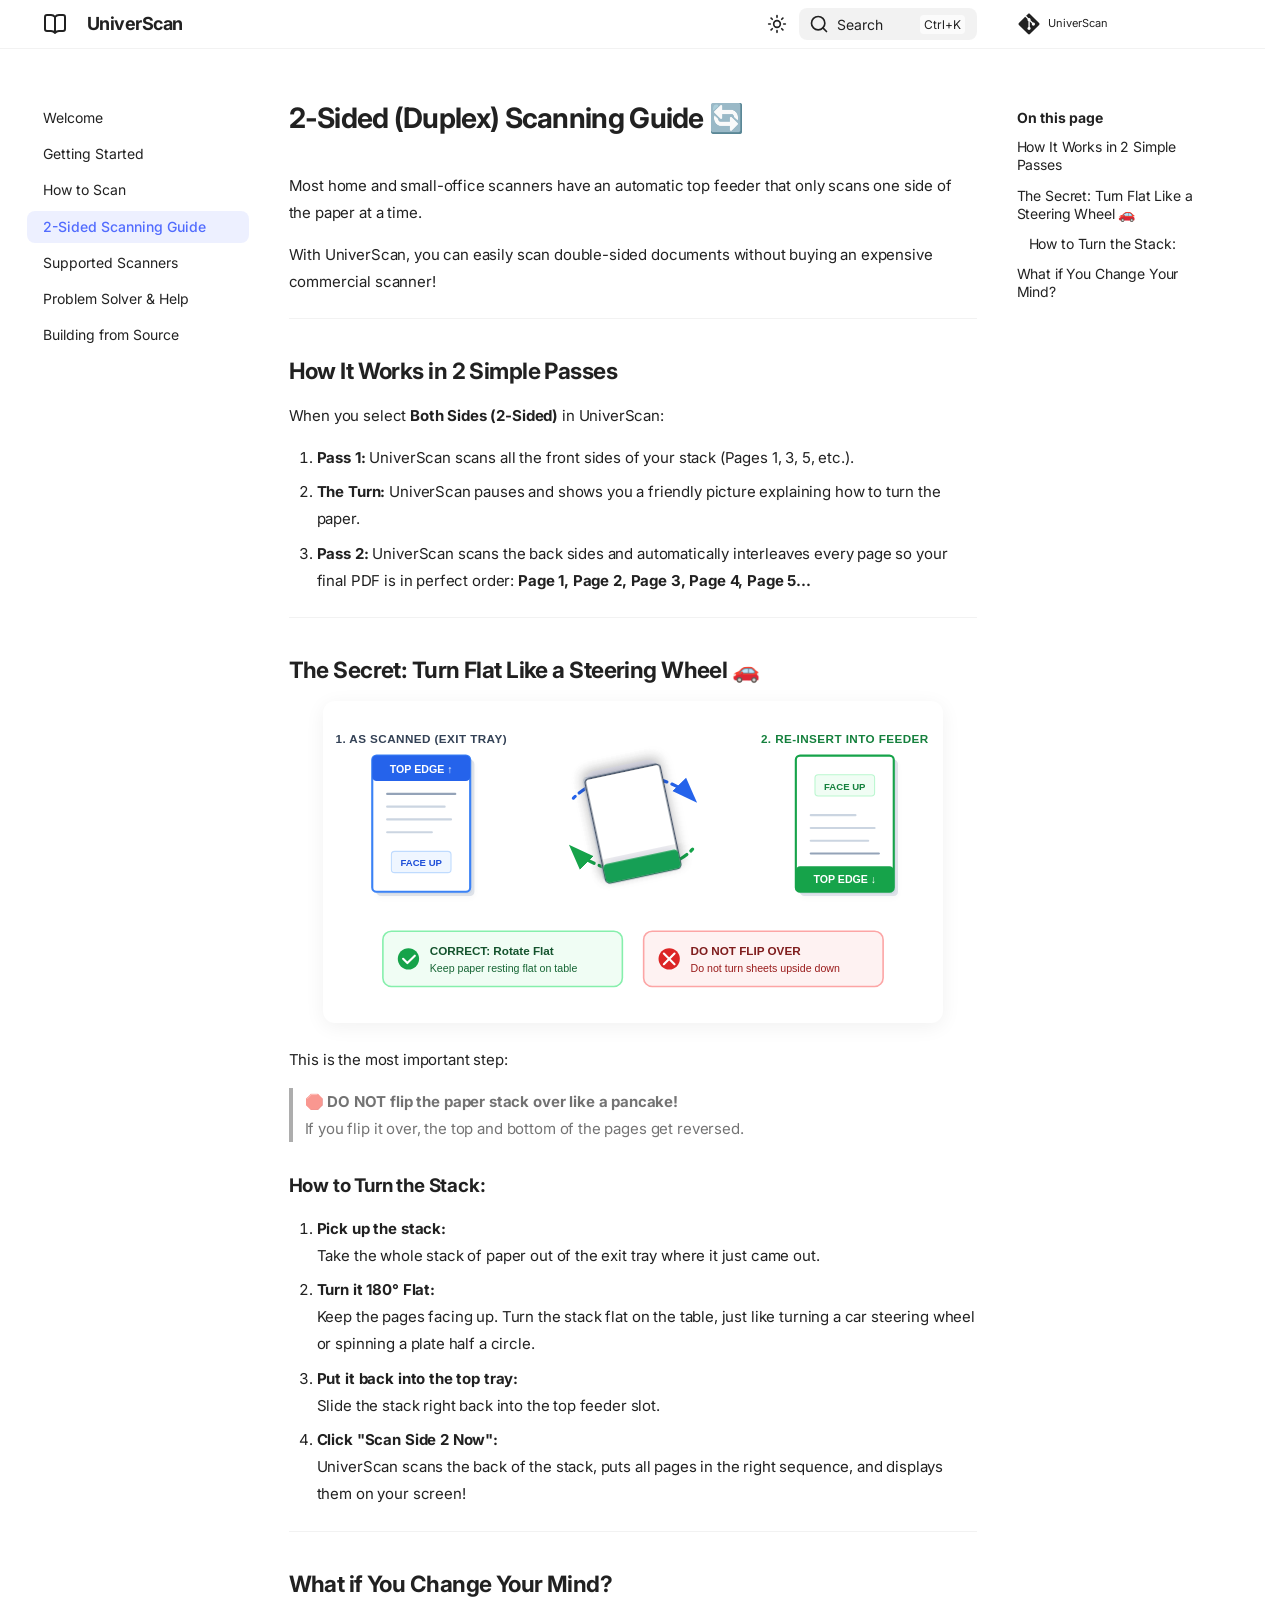
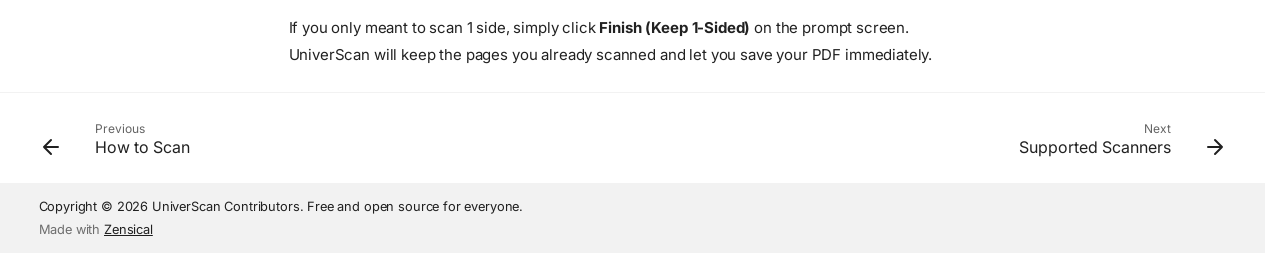
<file: two-sided-guide/index.html>
<!doctype html>
<html lang="en" class="no-js">
  <head>
    
      <meta charset="utf-8">
      <meta name="viewport" content="width=device-width,initial-scale=1">
      
        <meta name="description" content="The Simple, Universal Document Scanner for Everyone">
      
      
        <meta name="author" content="UniverScan Open Source Team">
      
      
      
        <link rel="prev" href="../how-to-scan/">
      
      
        <link rel="next" href="../supported-scanners/">
      
      
        
      
      
      <link rel="icon" href="../assets/images/favicon.png">
      <meta name="generator" content="zensical-0.0.65">
    
    
      
        <title>2-Sided Scanning Guide - UniverScan</title>
      
    
    
      
        
      
      <link rel="stylesheet" href="../assets/stylesheets/modern/main.40d3fdbb.min.css">
      
        
          
        
        <link rel="stylesheet" href="../assets/stylesheets/modern/palette.812a03bb.min.css">
      
      


    
    
      
    
    
      
        
        
        <link rel="preconnect" href="https://fonts.gstatic.com" crossorigin>
        <link rel="stylesheet" href="https://fonts.googleapis.com/css?family=Inter:300,300i,400,400i,500,500i,700,700i%7CJetBrains+Mono:400,400i,700,700i&amp;display=fallback">
        <style>:root{--md-text-font:"Inter";--md-code-font:"JetBrains Mono"}</style>
      
    
    
    <script>__md_scope=new URL("..",location),__md_scope.pathname.endsWith("/")||(__md_scope=new URL(__md_scope.pathname+"/",location)),__md_hash=e=>[...e].reduce(((e,t)=>(e<<5)-e+t.charCodeAt(0)),0),__md_get=(e,t=localStorage,_=__md_scope)=>JSON.parse(t.getItem(_.pathname+"."+e)),__md_set=(e,t,_=localStorage,a=__md_scope)=>{try{_.setItem(a.pathname+"."+e,JSON.stringify(t))}catch(e){}},document.documentElement.setAttribute("data-platform",navigator.platform)</script>
    
      

    
    
  </head>
  
  
    
    
      
    
    
    
    
    <body dir="ltr" data-md-color-scheme="default" data-md-color-primary="indigo" data-md-color-accent="indigo">
  
    
    <input class="md-toggle" data-md-toggle="drawer" type="checkbox" id="__drawer" autocomplete="off">
    <input class="md-toggle" data-md-toggle="search" type="checkbox" id="__search" autocomplete="off">
    <label class="md-overlay" for="__drawer" aria-label="Navigation"></label>
    <div data-md-component="skip">
      
        
        <a href="#2-sided-duplex-scanning-guide" class="md-skip">
          Skip to content
        </a>
      
    </div>
    <div data-md-component="announce">
      
    </div>
    
    
      

  

<header class="md-header md-header--shadow" data-md-component="header">
  <nav class="md-header__inner md-grid" aria-label="Header">
    <a href="./.." title="UniverScan" class="md-header__button md-logo" aria-label="UniverScan" data-md-component="logo">
      
  
  <svg xmlns="http://www.w3.org/2000/svg" fill="none" stroke="currentColor" stroke-linecap="round" stroke-linejoin="round" stroke-width="2" class="lucide lucide-book-open" viewBox="0 0 24 24"><path d="M12 5v16M20.001 19A2 2 0 0 0 22 17V5a2 2 0 0 0-1.999-2L16 3.002A5 5 0 0 0 12 5a5 5 0 0 0-4-2H4a2 2 0 0 0-2 2v12a2 2 0 0 0 1.999 2H8a5 5 0 0 1 4 2 5 5 0 0 1 4-2z"/></svg>

    </a>
    <label class="md-header__button md-icon" for="__drawer" aria-label="Navigation">
      
      <svg xmlns="http://www.w3.org/2000/svg" fill="none" stroke="currentColor" stroke-linecap="round" stroke-linejoin="round" stroke-width="2" class="lucide lucide-menu" viewBox="0 0 24 24"><path d="M4 5h16M4 12h16M4 19h16"/></svg>
    </label>
    <div class="md-header__title" data-md-component="header-title">
      <div class="md-header__ellipsis">
        <div class="md-header__topic">
          <span class="md-ellipsis">
            UniverScan
          </span>
        </div>
        <div class="md-header__topic" data-md-component="header-topic">
          <span class="md-ellipsis">
            
              2-Sided Scanning Guide
            
          </span>
        </div>
      </div>
    </div>
    
      
        <form class="md-header__option" data-md-component="palette">
  
    
    
    
    <input class="md-option" data-md-color-media="none" data-md-color-scheme="default" data-md-color-primary="indigo" data-md-color-accent="indigo"  aria-label="Switch to dark mode"  type="radio" name="__palette" id="__palette_0">
    
      <label class="md-header__button md-icon" title="Switch to dark mode" for="__palette_1" hidden>
        <svg xmlns="http://www.w3.org/2000/svg" fill="none" stroke="currentColor" stroke-linecap="round" stroke-linejoin="round" stroke-width="2" class="lucide lucide-sun" viewBox="0 0 24 24"><circle cx="12" cy="12" r="4"/><path d="M12 2v2M12 20v2M4.93 4.93l1.41 1.41M17.66 17.66l1.41 1.41M2 12h2M20 12h2M6.34 17.66l-1.41 1.41M19.07 4.93l-1.41 1.41"/></svg>
      </label>
    
  
    
    
    
    <input class="md-option" data-md-color-media="none" data-md-color-scheme="slate" data-md-color-primary="indigo" data-md-color-accent="indigo"  aria-label="Switch to light mode"  type="radio" name="__palette" id="__palette_1">
    
      <label class="md-header__button md-icon" title="Switch to light mode" for="__palette_0" hidden>
        <svg xmlns="http://www.w3.org/2000/svg" fill="none" stroke="currentColor" stroke-linecap="round" stroke-linejoin="round" stroke-width="2" class="lucide lucide-moon" viewBox="0 0 24 24"><path d="M20.985 12.486a9 9 0 1 1-9.473-9.472c.405-.022.617.46.402.803a6 6 0 0 0 8.268 8.268c.344-.215.825-.004.803.401"/></svg>
      </label>
    
  
</form>
      
    
    
      <script>var palette=__md_get("__palette");if(palette&&palette.color){if("(prefers-color-scheme)"===palette.color.media){var media=matchMedia("(prefers-color-scheme: light)"),input=document.querySelector(media.matches?"[data-md-color-media='(prefers-color-scheme: light)']":"[data-md-color-media='(prefers-color-scheme: dark)']");palette.color.media=input.getAttribute("data-md-color-media"),palette.color.scheme=input.getAttribute("data-md-color-scheme"),palette.color.primary=input.getAttribute("data-md-color-primary"),palette.color.accent=input.getAttribute("data-md-color-accent")}for(var[key,value]of Object.entries(palette.color))document.body.setAttribute("data-md-color-"+key,value)}</script>
    
    
    
      
      
        <label class="md-header__button md-icon" for="__search" aria-label="Search">
          
          <svg xmlns="http://www.w3.org/2000/svg" fill="none" stroke="currentColor" stroke-linecap="round" stroke-linejoin="round" stroke-width="2" class="lucide lucide-search" viewBox="0 0 24 24"><path d="m21 21-4.34-4.34"/><circle cx="11" cy="11" r="8"/></svg>
        </label>
        <div class="md-search" data-md-component="search" role="dialog" aria-label="Search">
  <button type="button" class="md-search__button">
    Search
  </button>
</div>
      
    
    <div class="md-header__source">
      
        <a href="https://github.com/arnaudbletterer/universcan" title="Go to repository" class="md-source" data-md-component="source">
  <div class="md-source__icon md-icon">
    
    <svg xmlns="http://www.w3.org/2000/svg" viewBox="0 0 448 512"><!--! Font Awesome Free 7.3.1 by @fontawesome - https://fontawesome.com License - https://fontawesome.com/license/free (Icons: CC BY 4.0, Fonts: SIL OFL 1.1, Code: MIT License) Copyright 2026 Fonticons, Inc.--><path fill="currentColor" d="M439.6 236.1 244 40.5c-5.4-5.5-12.8-8.5-20.4-8.5s-15 3-20.4 8.4L162.5 81l51.5 51.5c27.1-9.1 52.7 16.8 43.4 43.7l49.7 49.7c34.2-11.8 61.2 31 35.5 56.7-26.5 26.5-70.2-2.9-56-37.3L240.3 199v121.9c25.3 12.5 22.3 41.8 9.1 55-6.4 6.4-15.2 10.1-24.3 10.1s-17.8-3.6-24.3-10.1c-17.6-17.6-11.1-46.9 11.2-56v-123c-20.8-8.5-24.6-30.7-18.6-45L142.6 101 8.5 235.1C3 240.6 0 247.9 0 255.5s3 15 8.5 20.4l195.6 195.7c5.4 5.4 12.7 8.4 20.4 8.4s15-3 20.4-8.4l194.7-194.7c5.4-5.4 8.4-12.8 8.4-20.4s-3-15-8.4-20.4"/></svg>
  </div>
  <div class="md-source__repository">
    UniverScan
  </div>
</a>
      
    </div>
  </nav>
  
</header>
    
    <div class="md-container" data-md-component="container">
      
      
        
          
        
      
      <main class="md-main" data-md-component="main">
        <div class="md-main__inner md-grid">
          
            
              
              <div class="md-sidebar md-sidebar--primary" data-md-component="sidebar" data-md-type="navigation" >
                <div class="md-sidebar__scrollwrap">
                  <div class="md-sidebar__inner">
                    



<nav class="md-nav md-nav--primary" aria-label="Navigation" data-md-level="0">
  <label class="md-nav__title" for="__drawer">
    <a href="./.." title="UniverScan" class="md-nav__button md-logo" aria-label="UniverScan" data-md-component="logo">
      
  
  <svg xmlns="http://www.w3.org/2000/svg" fill="none" stroke="currentColor" stroke-linecap="round" stroke-linejoin="round" stroke-width="2" class="lucide lucide-book-open" viewBox="0 0 24 24"><path d="M12 5v16M20.001 19A2 2 0 0 0 22 17V5a2 2 0 0 0-1.999-2L16 3.002A5 5 0 0 0 12 5a5 5 0 0 0-4-2H4a2 2 0 0 0-2 2v12a2 2 0 0 0 1.999 2H8a5 5 0 0 1 4 2 5 5 0 0 1 4-2z"/></svg>

    </a>
    UniverScan
  </label>
  
    <div class="md-nav__source">
      <a href="https://github.com/arnaudbletterer/universcan" title="Go to repository" class="md-source" data-md-component="source">
  <div class="md-source__icon md-icon">
    
    <svg xmlns="http://www.w3.org/2000/svg" viewBox="0 0 448 512"><!--! Font Awesome Free 7.3.1 by @fontawesome - https://fontawesome.com License - https://fontawesome.com/license/free (Icons: CC BY 4.0, Fonts: SIL OFL 1.1, Code: MIT License) Copyright 2026 Fonticons, Inc.--><path fill="currentColor" d="M439.6 236.1 244 40.5c-5.4-5.5-12.8-8.5-20.4-8.5s-15 3-20.4 8.4L162.5 81l51.5 51.5c27.1-9.1 52.7 16.8 43.4 43.7l49.7 49.7c34.2-11.8 61.2 31 35.5 56.7-26.5 26.5-70.2-2.9-56-37.3L240.3 199v121.9c25.3 12.5 22.3 41.8 9.1 55-6.4 6.4-15.2 10.1-24.3 10.1s-17.8-3.6-24.3-10.1c-17.6-17.6-11.1-46.9 11.2-56v-123c-20.8-8.5-24.6-30.7-18.6-45L142.6 101 8.5 235.1C3 240.6 0 247.9 0 255.5s3 15 8.5 20.4l195.6 195.7c5.4 5.4 12.7 8.4 20.4 8.4s15-3 20.4-8.4l194.7-194.7c5.4-5.4 8.4-12.8 8.4-20.4s-3-15-8.4-20.4"/></svg>
  </div>
  <div class="md-source__repository">
    UniverScan
  </div>
</a>
    </div>
  
  <ul class="md-nav__list" data-md-scrollfix>
    
      
      
  
  
  
  
    <li class="md-nav__item">
      <a href="./.." class="md-nav__link">
        
  
  
  <span class="md-ellipsis">
    
  
  Welcome

    
  </span>
  
  

      </a>
    </li>
  

    
      
      
  
  
  
  
    <li class="md-nav__item">
      <a href="../getting-started/" class="md-nav__link">
        
  
  
  <span class="md-ellipsis">
    
  
  Getting Started

    
  </span>
  
  

      </a>
    </li>
  

    
      
      
  
  
  
  
    <li class="md-nav__item">
      <a href="../how-to-scan/" class="md-nav__link">
        
  
  
  <span class="md-ellipsis">
    
  
  How to Scan

    
  </span>
  
  

      </a>
    </li>
  

    
      
      
  
  
    
  
  
  
    <li class="md-nav__item md-nav__item--active">
      
      
      
      
        
      
      
        <label class="md-nav__link md-nav__link--active" for="__toc">
          
  
  
  <span class="md-ellipsis">
    
  
  2-Sided Scanning Guide

    
  </span>
  
  

          <span class="md-nav__icon md-icon"></span>
        </label>
      
      <a href="././" class="md-nav__link md-nav__link--active">
        
  
  
  <span class="md-ellipsis">
    
  
  2-Sided Scanning Guide

    
  </span>
  
  

      </a>
      
        


<nav class="md-nav md-nav--secondary" aria-label="On this page">
  
  
  
    
  
  
    <label class="md-nav__title" for="__toc">
      <span class="md-nav__icon md-icon"></span>
      On this page
    </label>
    <ul class="md-nav__list" data-md-component="toc" data-md-scrollfix>
      
        <li class="md-nav__item">
  <a href="#how-it-works-in-2-simple-passes" class="md-nav__link">
    <span class="md-ellipsis">
      <span class="md-typeset">
        How It Works in 2 Simple Passes
      </span>
    </span>
  </a>
  
</li>
      
        <li class="md-nav__item">
  <a href="#the-secret-turn-flat-like-a-steering-wheel" class="md-nav__link">
    <span class="md-ellipsis">
      <span class="md-typeset">
        The Secret: Turn Flat Like a Steering Wheel 🚗
      </span>
    </span>
  </a>
  
    <nav class="md-nav" aria-label="The Secret: Turn Flat Like a Steering Wheel 🚗">
      <ul class="md-nav__list">
        
          <li class="md-nav__item">
  <a href="#how-to-turn-the-stack" class="md-nav__link">
    <span class="md-ellipsis">
      <span class="md-typeset">
        How to Turn the Stack:
      </span>
    </span>
  </a>
  
</li>
        
      </ul>
    </nav>
  
</li>
      
        <li class="md-nav__item">
  <a href="#what-if-you-change-your-mind" class="md-nav__link">
    <span class="md-ellipsis">
      <span class="md-typeset">
        What if You Change Your Mind?
      </span>
    </span>
  </a>
  
</li>
      
    </ul>
  
</nav>
      
    </li>
  

    
      
      
  
  
  
  
    <li class="md-nav__item">
      <a href="../supported-scanners/" class="md-nav__link">
        
  
  
  <span class="md-ellipsis">
    
  
  Supported Scanners

    
  </span>
  
  

      </a>
    </li>
  

    
      
      
  
  
  
  
    <li class="md-nav__item">
      <a href="../troubleshooting/" class="md-nav__link">
        
  
  
  <span class="md-ellipsis">
    
  
  Problem Solver & Help

    
  </span>
  
  

      </a>
    </li>
  

    
      
      
  
  
  
  
    <li class="md-nav__item">
      <a href="../developer-guide/" class="md-nav__link">
        
  
  
  <span class="md-ellipsis">
    
  
  Building from Source

    
  </span>
  
  

      </a>
    </li>
  

    
  </ul>
</nav>
                  </div>
                </div>
              </div>
            
            
              
              <div class="md-sidebar md-sidebar--secondary" data-md-component="sidebar" data-md-type="toc" >
                <div class="md-sidebar__scrollwrap">
                  
                    
                    
                    
                      
                    
                    
                      <input class="md-nav__toggle md-toggle" type="checkbox" id="__toc">
                      <div class="md-sidebar-button__wrapper">
                        <label class="md-sidebar-button" for="__toc"></label>
                      </div>
                    
                  
                  <div class="md-sidebar__inner">
                    


<nav class="md-nav md-nav--secondary" aria-label="On this page">
  
  
  
    
  
  
    <label class="md-nav__title" for="__toc">
      <span class="md-nav__icon md-icon"></span>
      On this page
    </label>
    <ul class="md-nav__list" data-md-component="toc" data-md-scrollfix>
      
        <li class="md-nav__item">
  <a href="#how-it-works-in-2-simple-passes" class="md-nav__link">
    <span class="md-ellipsis">
      <span class="md-typeset">
        How It Works in 2 Simple Passes
      </span>
    </span>
  </a>
  
</li>
      
        <li class="md-nav__item">
  <a href="#the-secret-turn-flat-like-a-steering-wheel" class="md-nav__link">
    <span class="md-ellipsis">
      <span class="md-typeset">
        The Secret: Turn Flat Like a Steering Wheel 🚗
      </span>
    </span>
  </a>
  
    <nav class="md-nav" aria-label="The Secret: Turn Flat Like a Steering Wheel 🚗">
      <ul class="md-nav__list">
        
          <li class="md-nav__item">
  <a href="#how-to-turn-the-stack" class="md-nav__link">
    <span class="md-ellipsis">
      <span class="md-typeset">
        How to Turn the Stack:
      </span>
    </span>
  </a>
  
</li>
        
      </ul>
    </nav>
  
</li>
      
        <li class="md-nav__item">
  <a href="#what-if-you-change-your-mind" class="md-nav__link">
    <span class="md-ellipsis">
      <span class="md-typeset">
        What if You Change Your Mind?
      </span>
    </span>
  </a>
  
</li>
      
    </ul>
  
</nav>
                  </div>
                </div>
              </div>
            
          
          
            <div class="md-content" data-md-component="content">
              
              <article class="md-content__inner md-typeset">
                
                  
  
  


<h1 id="2-sided-duplex-scanning-guide">2-Sided (Duplex) Scanning Guide 🔄<a class="headerlink" href="#2-sided-duplex-scanning-guide" title="Permanent link">&para;</a></h1>
<p>Most home and small-office scanners have an automatic top feeder that only scans one side of the paper at a time. </p>
<p>With UniverScan, you can easily scan double-sided documents without buying an expensive commercial scanner!</p>
<hr />
<h2 id="how-it-works-in-2-simple-passes">How It Works in 2 Simple Passes<a class="headerlink" href="#how-it-works-in-2-simple-passes" title="Permanent link">&para;</a></h2>
<p>When you select <strong>Both Sides (2-Sided)</strong> in UniverScan:</p>
<ol>
<li><strong>Pass 1:</strong> UniverScan scans all the front sides of your stack (Pages 1, 3, 5, etc.).</li>
<li><strong>The Turn:</strong> UniverScan pauses and shows you a friendly picture explaining how to turn the paper.</li>
<li><strong>Pass 2:</strong> UniverScan scans the back sides and automatically interleaves every page so your final PDF is in perfect order: <strong>Page 1, Page 2, Page 3, Page 4, Page 5...</strong></li>
</ol>
<hr />
<h2 id="the-secret-turn-flat-like-a-steering-wheel">The Secret: Turn Flat Like a Steering Wheel 🚗<a class="headerlink" href="#the-secret-turn-flat-like-a-steering-wheel" title="Permanent link">&para;</a></h2>
<p align="center">
  <img src="../assets/duplex_rotation.svg" alt="Animated 180 degree rotation guide" style="max-width: 620px; width: 100%; border-radius: 12px; box-shadow: 0 4px 20px rgba(0,0,0,0.06); background: white; padding: 12px;">
</p>

<p>This is the most important step:</p>
<blockquote>
<p>🛑 <strong>DO NOT flip the paper stack over like a pancake!</strong><br />
If you flip it over, the top and bottom of the pages get reversed.</p>
</blockquote>
<h3 id="how-to-turn-the-stack">How to Turn the Stack:<a class="headerlink" href="#how-to-turn-the-stack" title="Permanent link">&para;</a></h3>
<ol>
<li><strong>Pick up the stack:</strong><br />
   Take the whole stack of paper out of the exit tray where it just came out.</li>
<li><strong>Turn it 180° Flat:</strong><br />
   Keep the pages facing up. Turn the stack flat on the table, just like turning a car steering wheel or spinning a plate half a circle.</li>
<li><strong>Put it back into the top tray:</strong><br />
   Slide the stack right back into the top feeder slot.</li>
<li><strong>Click "Scan Side 2 Now":</strong><br />
   UniverScan scans the back of the stack, puts all pages in the right sequence, and displays them on your screen!</li>
</ol>
<hr />
<h2 id="what-if-you-change-your-mind">What if You Change Your Mind?<a class="headerlink" href="#what-if-you-change-your-mind" title="Permanent link">&para;</a></h2>
<p>If you only meant to scan 1 side, simply click <strong>Finish (Keep 1-Sided)</strong> on the prompt screen. UniverScan will keep the pages you already scanned and let you save your PDF immediately.</p>














                
              </article>
            </div>
          
          
<script>var target=document.getElementById(location.hash.slice(1));target&&target.name&&(target.checked=target.name.startsWith("__tabbed_"))</script>
        </div>
        
          <button type="button" class="md-top md-icon" data-md-component="top" hidden>
  
  <svg xmlns="http://www.w3.org/2000/svg" fill="none" stroke="currentColor" stroke-linecap="round" stroke-linejoin="round" stroke-width="2" class="lucide lucide-circle-arrow-up" viewBox="0 0 24 24"><circle cx="12" cy="12" r="10"/><path d="m16 12-4-4-4 4M12 16V8"/></svg>
  Back to top
</button>
        
      </main>
      
        <footer class="md-footer">
  
    
      
      <nav class="md-footer__inner md-grid" aria-label="Footer" >
        
          
          <a href="../how-to-scan/" class="md-footer__link md-footer__link--prev" aria-label="Previous: How to Scan">
            <div class="md-footer__button md-icon">
              
              <svg xmlns="http://www.w3.org/2000/svg" fill="none" stroke="currentColor" stroke-linecap="round" stroke-linejoin="round" stroke-width="2" class="lucide lucide-arrow-left" viewBox="0 0 24 24"><path d="m12 19-7-7 7-7M19 12H5"/></svg>
            </div>
            <div class="md-footer__title">
              <span class="md-footer__direction">
                Previous
              </span>
              <div class="md-ellipsis">
                How to Scan
              </div>
            </div>
          </a>
        
        
          
          <a href="../supported-scanners/" class="md-footer__link md-footer__link--next" aria-label="Next: Supported Scanners">
            <div class="md-footer__title">
              <span class="md-footer__direction">
                Next
              </span>
              <div class="md-ellipsis">
                Supported Scanners
              </div>
            </div>
            <div class="md-footer__button md-icon">
              
              <svg xmlns="http://www.w3.org/2000/svg" fill="none" stroke="currentColor" stroke-linecap="round" stroke-linejoin="round" stroke-width="2" class="lucide lucide-arrow-right" viewBox="0 0 24 24"><path d="M5 12h14M12 5l7 7-7 7"/></svg>
            </div>
          </a>
        
      </nav>
    
  
  <div class="md-footer-meta md-typeset">
    <div class="md-footer-meta__inner md-grid">
      <div class="md-copyright">
  
    <div class="md-copyright__highlight">
      Copyright &copy; 2026 UniverScan Contributors. Free and open source for everyone.

    </div>
  
  
    Made with
    <a href="https://zensical.org/" target="_blank" rel="noopener">
      Zensical
    </a>
  
</div>
      
    </div>
  </div>
</footer>
      
    </div>
    <div class="md-dialog" data-md-component="dialog">
      <div class="md-dialog__inner md-typeset"></div>
    </div>
    
    
    
      
      
      
      
        
        
      <script id="__config" type="application/json">{"annotate":null,"base":"..","features":["announce.dismiss","content.code.copy","content.code.select","navigation.footer","navigation.indexes","navigation.instant","navigation.sections","navigation.top","search.highlight"],"redirect":null,"search":"../assets/javascripts/workers/search.7d14d953.min.js","tags":null,"translations":{"clipboard.copied":"Copied to clipboard","clipboard.copy":"Copy to clipboard","search.result.more.one":"1 more on this page","search.result.more.other":"# more on this page","search.result.none":"No matching documents","search.result.one":"1 matching document","search.result.other":"# matching documents","search.result.placeholder":"Type to start searching","search.result.term.missing":"Missing","select.version":"Select version"},"version":null}</script>
    
    
      <script src="../assets/javascripts/bundle.c04ba553.min.js"></script>
      
    
  </body>
</html>
</file>
<file: assets/stylesheets/modern/main.40d3fdbb.min.css>
@charset "UTF-8";html{box-sizing:border-box;-webkit-text-size-adjust:none;-moz-text-size-adjust:none;text-size-adjust:none}*,:after,:before{box-sizing:inherit}@media (prefers-reduced-motion){*,:after,:before{transition:none!important}}body{margin:0}a,button,input,label{-webkit-tap-highlight-color:transparent}a{color:inherit;text-decoration:none}hr{box-sizing:initial;display:block;height:.05rem;padding:0;overflow:visible;border:0}small{font-size:80%}sub,sup{line-height:1em}img{border-style:none}table{border-spacing:0;border-collapse:initial}td,th{font-weight:400;vertical-align:top}button{padding:0;margin:0;font-family:inherit;font-size:inherit;background:#0000;border:0}input{border:0;outline:none}:root{--md-primary-fg-color:#4051b5;--md-primary-fg-color--light:#5d6cc0;--md-primary-fg-color--dark:#303fa1;--md-primary-bg-color:#fff;--md-primary-bg-color--light:#ffffffb3;--md-accent-fg-color:#526cfe;--md-accent-fg-color--transparent:#526cfe1a;--md-accent-bg-color:#fff;--md-accent-bg-color--light:#ffffffb3}[data-md-color-scheme=default]{color-scheme:light}[data-md-color-scheme=default] img[src$="#gh-dark-mode-only"],[data-md-color-scheme=default] img[src$="#only-dark"]{display:none}:root,[data-md-color-scheme=default]{--md-hue:225deg;--md-default-fg-color:#000000de;--md-default-fg-color--light:#0000008c;--md-default-fg-color--lighter:#00000052;--md-default-fg-color--lightest:#0000000d;--md-default-bg-color:#fff;--md-default-bg-color--light:#ffffffb3;--md-default-bg-color--lighter:#ffffff4d;--md-default-bg-color--lightest:#ffffff1f;--md-code-fg-color:#36464e;--md-code-bg-color:#f5f5f5;--md-code-bg-color--light:#f5f5f5b3;--md-code-bg-color--lighter:#f5f5f54d;--md-code-hl-color:#4287ff;--md-code-hl-color--light:#4287ff1a;--md-code-hl-number-color:#d52a2a;--md-code-hl-special-color:#db1457;--md-code-hl-function-color:#a846b9;--md-code-hl-constant-color:#6e59d9;--md-code-hl-keyword-color:#3f6ec6;--md-code-hl-string-color:#1c7d4d;--md-code-hl-name-color:var(--md-code-fg-color);--md-code-hl-operator-color:var(--md-default-fg-color--light);--md-code-hl-punctuation-color:var(--md-default-fg-color--light);--md-code-hl-comment-color:var(--md-default-fg-color--light);--md-code-hl-generic-color:var(--md-default-fg-color--light);--md-code-hl-variable-color:var(--md-default-fg-color--light);--md-typeset-color:var(--md-default-fg-color);--md-typeset-a-color:var(--md-primary-fg-color);--md-typeset-del-color:#f5503d26;--md-typeset-ins-color:#0bd57026;--md-typeset-kbd-color:#fafafa;--md-typeset-kbd-accent-color:#fff;--md-typeset-kbd-border-color:#b8b8b8;--md-typeset-mark-color:#ffff0080;--md-typeset-table-color:#0000001f;--md-typeset-table-color--light:#00000009;--md-admonition-fg-color:var(--md-default-fg-color);--md-admonition-bg-color:var(--md-default-bg-color);--md-warning-fg-color:#000000de;--md-warning-bg-color:#ff9;--md-shadow-z1:0 0.2rem 0.5rem #0000000d, 0 0 0.05rem #0000001a;--md-shadow-z2:0 0.2rem 0.5rem #0000001a, 0 0 0.05rem #00000040;--md-shadow-z3:0 0.2rem 0.5rem #0003, 0 0 0.05rem #00000059;--color-foreground:0 0 0;--color-background:255 255 255;--color-background-subtle:240 240 240;--color-backdrop:255 255 255}.md-icon svg{display:block;width:1.2rem;height:1.2rem;fill:currentcolor}.md-icon svg.lucide{fill:#0000;stroke:currentcolor}body{-webkit-font-smoothing:antialiased;-moz-osx-font-smoothing:grayscale;--md-text-font-family:var(--md-text-font, _), -apple-system, BlinkMacSystemFont, Helvetica, Arial, sans-serif;--md-code-font-family:var(--md-code-font, _), SFMono-Regular, Consolas, Menlo, monospace}aside,body,input{font-family:var(--md-text-font-family);font-feature-settings:"kern","liga";color:var(--md-typeset-color)}code,kbd,pre{font-family:var(--md-code-font-family);font-feature-settings:"kern"}:root{--md-typeset-table-sort-icon:url('data:image/svg+xml;charset=utf-8,<svg xmlns="http://www.w3.org/2000/svg" fill="none" stroke="currentColor" stroke-linecap="round" stroke-linejoin="round" stroke-width="2" class="lucide lucide-arrow-down-up" viewBox="0 0 24 24"><path d="m3 16 4 4 4-4m-4 4V4m14 4-4-4-4 4m4-4v16"/></svg>');--md-typeset-table-sort-icon--asc:url('data:image/svg+xml;charset=utf-8,<svg xmlns="http://www.w3.org/2000/svg" fill="none" stroke="currentColor" stroke-linecap="round" stroke-linejoin="round" stroke-width="2" class="lucide lucide-arrow-down-narrow-wide" viewBox="0 0 24 24"><path d="m3 16 4 4 4-4m-4 4V4m4 0h4m-4 4h7m-7 4h10"/></svg>');--md-typeset-table-sort-icon--desc:url('data:image/svg+xml;charset=utf-8,<svg xmlns="http://www.w3.org/2000/svg" fill="none" stroke="currentColor" stroke-linecap="round" stroke-linejoin="round" stroke-width="2" class="lucide lucide-arrow-up-narrow-wide" viewBox="0 0 24 24"><path d="m3 8 4-4 4 4M7 4v16m4-8h4m-4 4h7m-7 4h10"/></svg>');--md-typeset-preview-icon:url('data:image/svg+xml;charset=utf-8,<svg xmlns="http://www.w3.org/2000/svg" fill="none" stroke="currentColor" stroke-linecap="round" stroke-linejoin="round" stroke-width="2" class="lucide lucide-mouse-pointer-2" viewBox="0 0 24 24"><path d="M4.037 4.688a.495.495 0 0 1 .651-.651l16 6.5a.5.5 0 0 1-.063.947l-6.124 1.58a2 2 0 0 0-1.438 1.435l-1.579 6.126a.5.5 0 0 1-.947.063z"/></svg>')}.md-typeset{font-size:.75rem;line-height:1.8;letter-spacing:-.01em;overflow-wrap:break-word;-webkit-print-color-adjust:exact;color-adjust:exact}@media print{.md-typeset{font-size:.68rem}}.md-typeset blockquote,.md-typeset dl,.md-typeset figure,.md-typeset ol,.md-typeset pre,.md-typeset ul{margin-top:1em;margin-bottom:1em}.md-typeset h1{margin:0 0 1.25em;font-size:1.875em;line-height:1.3;color:var(--md-default-fg-color)}.md-typeset h1,.md-typeset h2{font-weight:700;letter-spacing:-.025em}.md-typeset h2{margin:1.6em 0 .64em;font-size:1.5em;line-height:1.4}.md-typeset h3{margin:1.6em 0 .8em;font-size:1.25em;font-weight:700;line-height:1.5;letter-spacing:-.01em}.md-typeset h2+h3{margin-top:.8em}.md-typeset h4{margin:1em 0;font-weight:700;letter-spacing:-.01em}.md-typeset h5,.md-typeset h6{margin:1.25em 0;font-size:.8em;font-weight:700;color:var(--md-default-fg-color--light);letter-spacing:-.01em}.md-typeset h5{text-transform:uppercase}.md-typeset h5 code{text-transform:none}.md-typeset hr{display:flow-root;margin:1.5em 0;border-bottom:.05rem solid var(--md-default-fg-color--lightest)}.md-typeset a{color:var(--md-typeset-a-color);text-decoration:underline;word-break:break-word}.md-typeset a,.md-typeset a:before{transition:color 125ms}.md-typeset a:focus,.md-typeset a:hover{color:var(--md-accent-fg-color)}.md-typeset a:focus code,.md-typeset a:hover code{color:var(--md-accent-fg-color);background-color:var(--md-accent-fg-color--transparent)}.md-typeset a code{color:var(--md-typeset-a-color)}.md-typeset a.focus-visible{outline-color:var(--md-accent-fg-color);outline-offset:.2rem}.md-typeset code,.md-typeset kbd,.md-typeset pre{font-variant-ligatures:none;color:var(--md-code-fg-color);direction:ltr;transition:background-color 125ms}@media print{.md-typeset code,.md-typeset kbd,.md-typeset pre{white-space:pre-wrap}}.md-typeset code{padding:.2em .4em;font-size:.8533333333em;word-break:break-word;background-color:var(--md-code-bg-color);border-radius:.2rem;-webkit-box-decoration-break:clone;box-decoration-break:clone;transition:color 125ms,background-color 125ms}.md-typeset code:not(.focus-visible){outline:none;-webkit-tap-highlight-color:transparent}.md-typeset pre{position:relative;display:flow-root;line-height:1.5}.md-typeset pre>code{display:block;padding:.8203125em 1.25em;margin:0;overflow:auto;word-break:normal;touch-action:auto;scrollbar-color:var(--md-default-fg-color--lighter) #0000;scrollbar-width:thin;border-radius:.4rem;outline-color:var(--md-accent-fg-color);box-shadow:none;-webkit-box-decoration-break:slice;box-decoration-break:slice}.md-typeset pre>code:hover{scrollbar-color:var(--md-accent-fg-color) #0000}.md-typeset pre>code::-webkit-scrollbar{width:.2rem;height:.2rem}.md-typeset pre>code::-webkit-scrollbar-thumb{background-color:var(--md-default-fg-color--lighter)}.md-typeset pre>code::-webkit-scrollbar-thumb:hover{background-color:var(--md-accent-fg-color)}.md-typeset kbd{display:inline-block;padding:0 .6666666667em;font-size:.75em;color:var(--md-default-fg-color);word-break:break-word;vertical-align:text-top;border-radius:.2rem;background-color:var(--md-default-bg-color);box-shadow:0 0 0 .05rem var(--md-typeset-kbd-border-color),0 .15rem 0 var(--md-typeset-kbd-border-color)}.md-typeset mark{color:inherit;word-break:break-word;background-color:var(--md-typeset-mark-color);-webkit-box-decoration-break:clone;box-decoration-break:clone}.md-typeset abbr{text-decoration:none;cursor:help;border-bottom:.05rem dotted var(--md-default-fg-color--light)}.md-typeset [data-preview]{position:relative}[dir=ltr] .md-typeset [data-preview]:after{margin-left:.125em}[dir=rtl] .md-typeset [data-preview]:after{margin-right:.125em}.md-typeset [data-preview]:after{display:inline-block;width:.8em;height:.8em;vertical-align:text-top;content:"";background-color:currentcolor;-webkit-mask-image:var(--md-typeset-preview-icon);mask-image:var(--md-typeset-preview-icon);-webkit-mask-repeat:no-repeat;mask-repeat:no-repeat;-webkit-mask-size:contain;mask-size:contain;transition:background-color 125ms}.md-typeset small{opacity:.75}[dir=ltr] .md-typeset sub,[dir=ltr] .md-typeset sup{margin-left:.078125em}[dir=rtl] .md-typeset sub,[dir=rtl] .md-typeset sup{margin-right:.078125em}[dir=ltr] .md-typeset blockquote{padding-left:.6rem}[dir=rtl] .md-typeset blockquote{padding-right:.6rem}[dir=ltr] .md-typeset blockquote{border-left:.2rem solid var(--md-default-fg-color--lighter)}[dir=rtl] .md-typeset blockquote{border-right:.2rem solid var(--md-default-fg-color--lighter)}.md-typeset blockquote{margin-left:0;margin-right:0;color:var(--md-default-fg-color--light)}.md-typeset ul{list-style-type:disc}.md-typeset ul[type]{list-style-type:revert-layer}[dir=ltr] .md-typeset ol,[dir=ltr] .md-typeset ul{margin-left:.625em}[dir=rtl] .md-typeset ol,[dir=rtl] .md-typeset ul{margin-right:.625em}.md-typeset ol,.md-typeset ul{padding:0}.md-typeset ol:not([hidden]),.md-typeset ul:not([hidden]){display:flow-root}.md-typeset ol ol,.md-typeset ul ol{list-style-type:lower-alpha}.md-typeset ol ol ol,.md-typeset ul ol ol{list-style-type:lower-roman}.md-typeset ol ol ol ol,.md-typeset ul ol ol ol{list-style-type:upper-alpha}.md-typeset ol ol ol ol ol,.md-typeset ul ol ol ol ol{list-style-type:upper-roman}.md-typeset ol[type],.md-typeset ul[type]{list-style-type:revert-layer}[dir=ltr] .md-typeset ol li,[dir=ltr] .md-typeset ul li{margin-left:1.25em}[dir=rtl] .md-typeset ol li,[dir=rtl] .md-typeset ul li{margin-right:1.25em}.md-typeset ol li,.md-typeset ul li{margin-bottom:.5em}.md-typeset ol li blockquote,.md-typeset ol li p,.md-typeset ul li blockquote,.md-typeset ul li p{margin:.5em 0}.md-typeset ol li:last-child,.md-typeset ul li:last-child{margin-bottom:0}[dir=ltr] .md-typeset ol li ol,[dir=ltr] .md-typeset ol li ul,[dir=ltr] .md-typeset ul li ol,[dir=ltr] .md-typeset ul li ul{margin-left:.625em}[dir=rtl] .md-typeset ol li ol,[dir=rtl] .md-typeset ol li ul,[dir=rtl] .md-typeset ul li ol,[dir=rtl] .md-typeset ul li ul{margin-right:.625em}.md-typeset ol li ol,.md-typeset ol li ul,.md-typeset ul li ol,.md-typeset ul li ul{margin-top:.5em;margin-bottom:.5em}[dir=ltr] .md-typeset dd{margin-left:1.875em}[dir=rtl] .md-typeset dd{margin-right:1.875em}.md-typeset dd{margin-top:1em;margin-bottom:1.5em}.md-typeset img,.md-typeset svg,.md-typeset video{max-width:100%;height:auto}.md-typeset img[align=left]{margin:1em 1em 1em 0}.md-typeset img[align=right]{margin:1em 0 1em 1em}.md-typeset img[align]:only-child{margin-top:0}.md-typeset figure{display:flow-root;width:fit-content;max-width:100%;margin:1em auto;text-align:center}.md-typeset figure img{display:block;margin:0 auto}.md-typeset figcaption{max-width:24rem;margin:1em auto;font-style:italic}.md-typeset iframe{max-width:100%}.md-typeset table:not([class]){display:inline-block;max-width:100%;overflow:auto;font-size:.64rem;touch-action:auto;background-color:var(--md-default-bg-color);border:.05rem solid var(--md-typeset-table-color);border-radius:.1rem}@media print{.md-typeset table:not([class]){display:table}}.md-typeset table:not([class])+*{margin-top:1.5em}.md-typeset table:not([class]) td>:first-child,.md-typeset table:not([class]) th>:first-child{margin-top:0}.md-typeset table:not([class]) td>:last-child,.md-typeset table:not([class]) th>:last-child{margin-bottom:0}.md-typeset table:not([class]) td:not([align]),.md-typeset table:not([class]) th:not([align]){text-align:left}[dir=rtl] .md-typeset table:not([class]) td:not([align]),[dir=rtl] .md-typeset table:not([class]) th:not([align]){text-align:right}.md-typeset table:not([class]) th{min-width:5rem;padding:.9375em 1.25em;font-weight:700;vertical-align:top}.md-typeset table:not([class]) td{padding:.9375em 1.25em;vertical-align:top;border-top:.05rem solid var(--md-typeset-table-color)}.md-typeset table:not([class]) tbody tr{transition:background-color 125ms}.md-typeset table:not([class]) tbody tr:hover{background-color:var(--md-typeset-table-color--light);box-shadow:0 .05rem 0 var(--md-default-bg-color) inset}.md-typeset table:not([class]) a{word-break:normal}.md-typeset table th[role=columnheader]{cursor:pointer}[dir=ltr] .md-typeset table th[role=columnheader]:after{margin-left:.5em}[dir=rtl] .md-typeset table th[role=columnheader]:after{margin-right:.5em}.md-typeset table th[role=columnheader]:after{display:inline-block;width:1.2em;height:1.2em;vertical-align:text-bottom;content:"";-webkit-mask-image:var(--md-typeset-table-sort-icon);mask-image:var(--md-typeset-table-sort-icon);-webkit-mask-repeat:no-repeat;mask-repeat:no-repeat;-webkit-mask-size:contain;mask-size:contain;transition:background-color 125ms}.md-typeset table th[role=columnheader]:hover:after{background-color:var(--md-default-fg-color--lighter)}.md-typeset table th[role=columnheader][aria-sort=ascending]:after{background-color:var(--md-default-fg-color--light);-webkit-mask-image:var(--md-typeset-table-sort-icon--asc);mask-image:var(--md-typeset-table-sort-icon--asc)}.md-typeset table th[role=columnheader][aria-sort=descending]:after{background-color:var(--md-default-fg-color--light);-webkit-mask-image:var(--md-typeset-table-sort-icon--desc);mask-image:var(--md-typeset-table-sort-icon--desc)}.md-typeset__scrollwrap{margin:1em -.8rem;overflow-x:auto;touch-action:auto}.md-typeset__table{display:inline-block;padding:0 .8rem;margin-bottom:.5em}@media print{.md-typeset__table{display:block}}html .md-typeset__table table{display:table;width:100%;margin:0;overflow:hidden}@media screen and (max-width:44.984375em){.md-content__inner>pre{margin:1em -.8rem}.md-content__inner>pre code{border-radius:0}}.md-typeset .md-author{position:relative;display:block;flex-shrink:0;width:1.6rem;height:1.6rem;overflow:hidden;border-radius:100%;transition:color 125ms,transform 125ms}.md-typeset .md-author img{display:block}.md-typeset .md-author--more{font-size:.6rem;font-weight:700;line-height:1.6rem;color:var(--md-default-fg-color--lighter);text-align:center;background:var(--md-default-fg-color--lightest)}.md-typeset .md-author--long{width:2.4rem;height:2.4rem}.md-typeset a.md-author{transform:scale(1)}.md-typeset a.md-author img{filter:grayscale(100%) opacity(75%);border-radius:100%;transition:filter 125ms}.md-typeset a.md-author:focus,.md-typeset a.md-author:hover{z-index:1;transform:scale(1.1)}.md-typeset a.md-author:focus img,.md-typeset a.md-author:hover img{filter:grayscale(0)}.md-banner{overflow:auto;color:var(--md-default-fg-color);background-color:var(--md-accent-fg-color--transparent)}@media print{.md-banner{display:none}}.md-banner--warning{color:var(--md-warning-fg-color);background-color:var(--md-warning-bg-color)}.md-banner__inner{padding:0 .8rem;margin:.6rem auto;font-size:.7rem}[dir=ltr] .md-banner__button{float:right}[dir=rtl] .md-banner__button{float:left}.md-banner__button{color:inherit;cursor:pointer;transition:opacity .25s}.no-js .md-banner__button{display:none}.md-banner__button:hover{opacity:.7}html{height:100%;overflow-x:hidden;font-size:125%;scrollbar-gutter:stable}@media screen and (min-width:100em){html{font-size:137.5%}}@media screen and (min-width:125em){html{font-size:150%}}body{position:relative;display:flex;flex-direction:column;width:100%;min-height:100%;font-size:.5rem;background-color:var(--md-default-bg-color)}@media print{body{display:block}}@media screen and (max-width:59.984375em){body[data-md-scrolllock]{position:fixed}}.md-grid{max-width:61rem;margin-left:auto;margin-right:auto}.md-container{display:flex;flex-grow:1;flex-direction:column}@media print{.md-container{display:block}}.md-main{flex-grow:1}.md-main__inner{display:flex;height:100%;margin-top:1.5rem}.md-ellipsis{overflow:hidden;text-overflow:ellipsis}.md-toggle{display:none}.md-option{position:absolute;width:0;height:0;opacity:0}.md-option:checked+label:not([hidden]){display:block}.md-option.focus-visible+label{outline-style:auto;outline-color:var(--md-accent-fg-color)}.md-skip{position:fixed;z-index:-1;padding:.3rem .5rem;margin:.5rem;font-size:.64rem;color:var(--md-default-bg-color);background-color:var(--md-default-fg-color);border-radius:.1rem;outline-color:var(--md-accent-fg-color);opacity:0;transform:translateY(.4rem)}.md-skip:focus{z-index:10;opacity:1;transition:transform .25s cubic-bezier(.4,0,.2,1),opacity 175ms 75ms;transform:translateY(0)}@page{margin:25mm}:root{--md-clipboard-icon:url('data:image/svg+xml;charset=utf-8,<svg xmlns="http://www.w3.org/2000/svg" fill="none" stroke="currentColor" stroke-linecap="round" stroke-linejoin="round" stroke-width="2" class="lucide lucide-clipboard-copy" viewBox="0 0 24 24"><rect width="8" height="4" x="8" y="2" rx="1" ry="1"/><path d="M8 4H6a2 2 0 0 0-2 2v14a2 2 0 0 0 2 2h12a2 2 0 0 0 2-2v-2M16 4h2a2 2 0 0 1 2 2v4m1 4H11"/><path d="m15 10-4 4 4 4"/></svg>')}.md-clipboard{z-index:1;width:1.5em;height:1.5em;color:var(--md-default-fg-color--lightest);cursor:pointer;border-radius:.1rem;outline-color:var(--md-accent-fg-color);outline-offset:.1rem;transition:color .25s}@media print{.md-clipboard{display:none}}.md-clipboard:not(.focus-visible){outline:none;-webkit-tap-highlight-color:transparent}:hover>.md-clipboard{color:var(--md-default-fg-color--light)}.md-clipboard:focus,.md-clipboard:hover{color:var(--md-accent-fg-color)}.md-clipboard:after{display:block;width:1.125em;height:1.125em;margin:0 auto;content:"";background-color:currentcolor;-webkit-mask-image:var(--md-clipboard-icon);mask-image:var(--md-clipboard-icon);-webkit-mask-repeat:no-repeat;mask-repeat:no-repeat;-webkit-mask-position:center;mask-position:center;-webkit-mask-size:contain;mask-size:contain}.md-clipboard--inline{cursor:pointer}.md-clipboard--inline code{transition:color .25s,background-color .25s}.md-clipboard--inline:focus code,.md-clipboard--inline:hover code{color:var(--md-accent-fg-color);background-color:var(--md-accent-fg-color--transparent)}:root{--md-code-select-icon:url('data:image/svg+xml;charset=utf-8,<svg xmlns="http://www.w3.org/2000/svg" fill="none" stroke="currentColor" stroke-linecap="round" stroke-linejoin="round" stroke-width="2" class="lucide lucide-scan" viewBox="0 0 24 24"><path d="M3 7V5a2 2 0 0 1 2-2h2m10 0h2a2 2 0 0 1 2 2v2m0 10v2a2 2 0 0 1-2 2h-2M7 21H5a2 2 0 0 1-2-2v-2"/></svg>');--md-code-copy-icon:url('data:image/svg+xml;charset=utf-8,<svg xmlns="http://www.w3.org/2000/svg" fill="none" stroke="currentColor" stroke-linecap="round" stroke-linejoin="round" stroke-width="2" class="lucide lucide-clipboard-copy" viewBox="0 0 24 24"><rect width="8" height="4" x="8" y="2" rx="1" ry="1"/><path d="M8 4H6a2 2 0 0 0-2 2v14a2 2 0 0 0 2 2h12a2 2 0 0 0 2-2v-2M16 4h2a2 2 0 0 1 2 2v4m1 4H11"/><path d="m15 10-4 4 4 4"/></svg>')}.md-typeset .md-code__content{display:grid}.md-code__nav{position:absolute;top:.25em;right:.25em;z-index:1;display:flex;gap:.2rem;padding:.2rem;background-color:var(--md-code-bg-color--lighter);border-radius:.1rem;transition:background-color .25s}:hover>.md-code__nav{background-color:var(--md-code-bg-color--light)}.md-code__button{display:block;width:1.5em;height:1.5em;color:var(--md-default-fg-color--lightest);cursor:pointer;outline-color:var(--md-accent-fg-color);outline-offset:.1rem;transition:color .25s}:hover>*>.md-code__button{color:var(--md-default-fg-color--light)}.md-code__button.focus-visible,.md-code__button:hover{color:var(--md-accent-fg-color)}.md-code__button--active{color:var(--md-default-fg-color)!important}.md-code__button:after{display:block;width:1.125em;height:1.125em;margin:0 auto;content:"";background-color:currentcolor;-webkit-mask-repeat:no-repeat;mask-repeat:no-repeat;-webkit-mask-position:center;mask-position:center;-webkit-mask-size:contain;mask-size:contain}.md-code__button[data-md-type=select]:after{-webkit-mask-image:var(--md-code-select-icon);mask-image:var(--md-code-select-icon)}.md-code__button[data-md-type=copy]:after{-webkit-mask-image:var(--md-code-copy-icon);mask-image:var(--md-code-copy-icon)}@keyframes consent{0%{opacity:0;transform:translateY(100%)}to{opacity:1;transform:translateY(0)}}@keyframes overlay{0%{opacity:0}to{opacity:1}}.md-consent__overlay{position:fixed;top:0;z-index:5;width:100%;height:100%;background-color:var(--md-default-bg-color--light);-webkit-backdrop-filter:blur(.2rem);backdrop-filter:blur(.2rem);opacity:1;animation:overlay .35s both}.md-consent__inner{position:fixed;bottom:0;z-index:5;display:flex;justify-content:center;width:100%;max-height:100%;padding:0}.md-consent__form{padding-left:1.2rem;padding-right:1.2rem;margin:.4rem;overflow:auto;background-color:var(--md-default-bg-color);border:0;border-radius:.8rem;box-shadow:var(--md-shadow-z3);animation:consent .5s cubic-bezier(.1,.7,.1,1) both}.md-consent__settings{display:none;margin:1em 0}input:checked+.md-consent__settings{display:block}.md-consent__controls{margin-bottom:.8rem;line-height:1.2}.md-typeset .md-consent__controls .md-button{display:inline}@media screen and (max-width:44.984375em){.md-typeset .md-consent__controls .md-button{display:block;width:100%;margin-top:.4rem;text-align:center}}.md-consent label{cursor:pointer}.md-content{flex-grow:1;min-width:0}.md-content__inner{padding-top:.7rem;margin:0 .8rem 1.2rem}@media screen and (min-width:76.25em){[dir=ltr] .md-sidebar--primary:not([hidden])~.md-content>.md-content__inner{margin-left:1.2rem}[dir=ltr] .md-sidebar--secondary:not([hidden])~.md-content>.md-content__inner,[dir=rtl] .md-sidebar--primary:not([hidden])~.md-content>.md-content__inner{margin-right:1.2rem}[dir=rtl] .md-sidebar--secondary:not([hidden])~.md-content>.md-content__inner{margin-left:1.2rem}}.md-content__inner:before{display:block;height:.4rem;content:""}.md-content__inner>:last-child{margin-bottom:0}[dir=ltr] .md-content__button{float:right}[dir=rtl] .md-content__button{float:left}[dir=ltr] .md-content__button{margin-left:.4rem}[dir=rtl] .md-content__button{margin-right:.4rem}.md-content__button{display:flex;padding:.3rem;margin-top:.2rem;background-color:var(--md-default-fg-color--lightest);border-radius:.4rem}@media print{.md-content__button{display:none}}.md-typeset .md-content__button{color:var(--md-default-fg-color);transition:color .25s,background-color .25s}.md-typeset .md-content__button svg{opacity:.5;transition:opacity .25s}.md-typeset .md-content__button:focus,.md-typeset .md-content__button:hover{color:var(--md-accent-fg-color);background-color:var(--md-accent-fg-color--transparent)}.md-typeset .md-content__button:focus svg,.md-typeset .md-content__button:hover svg{opacity:1}.md-content__button svg{width:.9rem;height:.9rem}[dir=rtl] .md-content__button svg{transform:scaleX(-1)}.md-content__button svg.lucide{fill:#0000;stroke:currentcolor}[dir=ltr] .md-dialog{right:.8rem}[dir=rtl] .md-dialog{left:.8rem}.md-dialog{position:fixed;bottom:.8rem;z-index:4;min-width:11.1rem;padding:.4rem 1.2rem;pointer-events:none;background-color:var(--md-accent-fg-color);border-radius:1.2rem;box-shadow:var(--md-shadow-z3);opacity:0;transition:transform 0s .4s,opacity .4s;transform:translateY(100%)}@media print{.md-dialog{display:none}}.md-dialog--active{pointer-events:auto;opacity:1;transition:transform .4s cubic-bezier(.075,.85,.175,1),opacity .4s;transform:translateY(0)}.md-dialog__inner{font-size:.7rem;color:var(--md-default-bg-color)}.md-feedback{margin:2em 0 1em;text-align:center}.md-feedback fieldset{padding:0;margin:0;border:none}.md-feedback__title{margin:1em auto;font-weight:700}.md-feedback__inner{position:relative}.md-feedback__list{position:relative;display:flex;flex-wrap:wrap;place-content:baseline center}.md-feedback__list:hover .md-icon:not(:disabled){color:var(--md-default-fg-color--lighter)}:disabled .md-feedback__list{min-height:1.8rem}.md-feedback__icon{flex-shrink:0;margin:0 .1rem;color:var(--md-default-fg-color--light);cursor:pointer;transition:color 125ms}.md-feedback__icon:not(:disabled).md-icon:hover{color:var(--md-accent-fg-color)}.md-feedback__icon:disabled{color:var(--md-default-fg-color--lightest);pointer-events:none}.md-feedback__note{position:relative;opacity:0;transition:transform .4s cubic-bezier(.1,.7,.1,1),opacity .15s;transform:translateY(.4rem)}.md-feedback__note>*{max-width:16rem;margin:0 auto}:disabled .md-feedback__note{opacity:1;transform:translateY(0)}@media print{.md-feedback{display:none}}.md-footer{color:var(--md-default-fg-color);background-color:var(--md-default-bg-color);border-top:.05rem solid var(--md-default-fg-color--lightest)}@media print{.md-footer{display:none}}.md-footer__inner{justify-content:space-between;padding:.2rem;overflow:auto}.md-footer__inner:not([hidden]){display:flex}.md-footer__link{display:flex;flex-grow:0.01;align-items:end;max-width:100%;margin-top:1rem;margin-bottom:.4rem;overflow:hidden;outline-color:var(--md-accent-fg-color);transition:opacity .25s}.md-footer__link:focus,.md-footer__link:hover{opacity:.7}[dir=rtl] .md-footer__link svg{transform:scaleX(-1)}@media screen and (max-width:44.984375em){.md-footer__link--prev{flex-shrink:0}.md-footer__link--prev .md-footer__title{display:none}}[dir=ltr] .md-footer__link--next{margin-left:auto}[dir=rtl] .md-footer__link--next{margin-right:auto}.md-footer__link--next{text-align:right}[dir=rtl] .md-footer__link--next{text-align:left}.md-footer__title{flex-grow:1;max-width:calc(100% - 2.4rem);padding:0 1rem;margin-bottom:.7rem;font-size:.8rem;white-space:nowrap}.md-footer__button{padding:.4rem;margin:.2rem}.md-footer__direction{font-size:.6rem;opacity:.7}.md-footer-meta{background-color:var(--md-default-fg-color--lightest)}.md-footer-meta__inner{display:flex;flex-wrap:wrap;justify-content:space-between;padding:.2rem}html .md-footer-meta.md-typeset a:not(:focus,:hover){color:var(--md-default-fg-color)}.md-copyright{width:100%;padding:.4rem 0;margin:auto .6rem;font-size:.64rem;color:var(--md-default-fg-color--light)}@media screen and (min-width:45em){.md-copyright{width:auto}}.md-copyright__highlight{color:var(--md-default-fg-color)}.md-social{display:inline-flex;gap:.2rem;padding:.2rem 0 .6rem;margin:0 .4rem}@media screen and (min-width:45em){.md-social{padding:.6rem 0}}.md-social__link{display:inline-block;width:1.6rem;height:1.6rem;text-align:center}.md-social__link:before{line-height:1.9}.md-social__link svg{max-height:.8rem;vertical-align:-25%;fill:currentcolor}.md-social__link svg.lucide{fill:#0000;stroke:currentcolor}.md-typeset .md-button{display:inline-block;padding:.625em 2em;font-size:.875em;font-weight:700;color:var(--md-default-fg-color--light);text-decoration:none;cursor:pointer;background-color:var(--md-default-fg-color--lightest);border-radius:1.2rem;transition:color 125ms,background-color 125ms,opacity 125ms}.md-typeset .md-button.focus-visible{outline-offset:0}.md-typeset .md-button:focus,.md-typeset .md-button:hover{color:var(--md-default-fg-color--light);opacity:.8}.md-typeset .md-button--primary{color:var(--md-primary-bg-color);background-color:var(--md-primary-fg-color)}.md-typeset .md-button--primary:focus,.md-typeset .md-button--primary:hover{color:var(--md-primary-bg-color);opacity:.8}[dir=ltr] .md-typeset .md-input{border-top-left-radius:.1rem}[dir=ltr] .md-typeset .md-input,[dir=rtl] .md-typeset .md-input{border-top-right-radius:.1rem}[dir=rtl] .md-typeset .md-input{border-top-left-radius:.1rem}.md-typeset .md-input{height:1.8rem;padding:0 .6rem;font-size:.8rem;border-bottom:.1rem solid var(--md-default-fg-color--lighter);box-shadow:var(--md-shadow-z1);transition:border .25s,box-shadow .25s}.md-typeset .md-input:focus,.md-typeset .md-input:hover{border-bottom-color:var(--md-accent-fg-color);box-shadow:var(--md-shadow-z2)}.md-typeset .md-input--stretch{width:100%}.md-header{position:sticky;left:0;right:0;top:0;z-index:4;display:block;color:var(--md-default-fg-color);background-color:var(--md-default-bg-color--light);-webkit-backdrop-filter:blur(.4rem);backdrop-filter:blur(.4rem)}@media print{.md-header{display:none}}.md-header[hidden]{transition:transform .25s cubic-bezier(.8,0,.6,1);transform:translateY(-100%)}.md-header--shadow{box-shadow:0 .05rem 0 var(--md-default-fg-color--lightest);transition:transform .25s cubic-bezier(.1,.7,.1,1)}.md-header__inner{display:flex;align-items:center;padding:0 .4rem}.md-header__button{position:relative;z-index:1;padding:.4rem;margin:.2rem;color:currentcolor;vertical-align:middle;cursor:pointer;outline-color:var(--md-accent-fg-color);transition:opacity .25s}.md-header__button:hover{opacity:.7}.md-header__button:not([hidden]){display:inline-block}.md-header__button:not(.focus-visible){outline:none;-webkit-tap-highlight-color:transparent}.md-header__button.md-logo{padding:.4rem;margin:.2rem}@media screen and (max-width:76.234375em){.md-header__button.md-logo{display:none}}.md-header__button.md-logo img,.md-header__button.md-logo svg{display:block;width:auto;height:1.2rem;fill:currentcolor}.md-header__button.md-logo img.lucide,.md-header__button.md-logo svg.lucide{fill:#0000;stroke:currentcolor}@media screen and (min-width:60em){.md-header__button[for=__search]{display:none}}.no-js .md-header__button[for=__search]{display:none}[dir=rtl] .md-header__button[for=__search] svg{transform:scaleX(-1)}@media screen and (min-width:76.25em){.md-header__button[for=__drawer]{display:none}}.md-header__topic{position:absolute;display:flex;max-width:100%;white-space:nowrap;transition:transform .4s cubic-bezier(.1,.7,.1,1),opacity .15s}.md-header__topic+.md-header__topic{z-index:-1;pointer-events:none;opacity:0;transition:transform .4s cubic-bezier(1,.7,.1,.1),opacity .15s;transform:translateX(1.25rem)}[dir=rtl] .md-header__topic+.md-header__topic{transform:translateX(-1.25rem)}.md-header__topic:first-child{font-weight:700}.md-header__title{flex-grow:1;height:2.4rem;margin-left:.4rem;margin-right:.4rem;font-size:.9rem;line-height:2.4rem;letter-spacing:-.025em}.md-header__title--active .md-header__topic{z-index:-1;pointer-events:none;opacity:0;transition:transform .4s cubic-bezier(1,.7,.1,.1),opacity .15s;transform:translateX(-1.25rem)}[dir=rtl] .md-header__title--active .md-header__topic{transform:translateX(1.25rem)}.md-header__title--active .md-header__topic+.md-header__topic{z-index:0;pointer-events:auto;opacity:1;transition:transform .4s cubic-bezier(.1,.7,.1,1),opacity .15s;transform:translateX(0)}.md-header__title>.md-header__ellipsis{position:relative;width:100%;height:100%}.md-header__option{display:flex;flex-shrink:0;max-width:100%;white-space:nowrap}.md-header__option>input{bottom:0}.md-header__source{display:none}@media screen and (min-width:60em){[dir=ltr] .md-header__source{margin-left:1rem}[dir=rtl] .md-header__source{margin-right:1rem}.md-header__source{display:block;width:11.5rem;max-width:11.5rem}}@media screen and (min-width:76.25em){[dir=ltr] .md-header__source{margin-left:1.4rem}[dir=rtl] .md-header__source{margin-right:1.4rem}}.md-header .md-icon svg{width:1rem;height:1rem}.md-meta{font-size:.7rem;line-height:1.3;color:var(--md-default-fg-color--light)}.md-meta__list{display:inline-flex;flex-wrap:wrap;padding:0;margin:0;list-style:none}.md-meta__item:not(:last-child):after{margin-left:.2rem;margin-right:.2rem;content:"·"}.md-meta__link{color:var(--md-typeset-a-color)}.md-meta__link:focus,.md-meta__link:hover{color:var(--md-accent-fg-color)}.md-draft{display:inline-block;padding-left:.5714285714em;padding-right:.5714285714em;font-weight:700;color:#fff;background-color:#ff1744;border-radius:.125em}:root{--md-nav-icon--next:url('data:image/svg+xml;charset=utf-8,<svg xmlns="http://www.w3.org/2000/svg" fill="none" stroke="currentColor" stroke-linecap="round" stroke-linejoin="round" stroke-width="2" class="lucide lucide-chevron-right" viewBox="0 0 24 24"><path d="m9 18 6-6-6-6"/></svg>')}.md-nav{font-size:.7rem;line-height:1.3;transition:max-height .25s cubic-bezier(.86,0,.07,1)}.md-nav .md-nav__title{display:none}.md-nav__list{display:flex;flex-direction:column;gap:.2rem;padding:0;margin:0;list-style:none}[dir=ltr] .md-nav__list .md-nav__list{margin-left:.6rem}[dir=rtl] .md-nav__list .md-nav__list{margin-right:.6rem}.md-nav__item--nested .md-nav__list:after,.md-nav__item--nested .md-nav__list:before{display:block;height:0;content:" "}.md-nav__link{display:flex;gap:.6rem;align-items:flex-start;padding:.35rem .8rem;margin-left:.2rem;margin-right:.2rem;cursor:pointer;border-radius:.4rem;transition:color .25s,background-color .25s}.md-nav__link .md-nav__link{margin:0}.md-nav__link--passed,.md-nav__link--passed code{color:var(--md-default-fg-color--light)}.md-nav__item .md-nav__link--active{font-weight:500}.md-nav--primary .md-nav__item .md-nav__link--active{color:var(--md-accent-fg-color);background:var(--md-accent-fg-color--transparent)}.md-nav__item .md-nav__link--active,.md-nav__item .md-nav__link--active code{color:var(--md-typeset-a-color)}.md-nav__item .md-nav__link--active code svg,.md-nav__item .md-nav__link--active svg{opacity:1}[dir=ltr] .md-nav__item--nested>.md-nav__link:not(.md-nav__container){padding-right:.35rem}[dir=rtl] .md-nav__item--nested>.md-nav__link:not(.md-nav__container){padding-left:.35rem}.md-nav__link .md-ellipsis{position:relative;flex-grow:1}.md-nav__link .md-ellipsis code{word-break:normal}.md-nav__link .md-typeset{font-size:.7rem;line-height:1.3}.md-nav__link svg{position:relative;flex-shrink:0;width:1.3em;height:1.3em;opacity:.5;fill:currentcolor}.md-nav__link svg.lucide{fill:#0000;stroke:currentcolor}.md-nav--primary .md-nav__link[for]:focus:not(.md-nav__link--active),.md-nav--primary .md-nav__link[for]:hover:not(.md-nav__link--active),.md-nav--primary .md-nav__link[href]:focus:not(.md-nav__link--active),.md-nav--primary .md-nav__link[href]:hover:not(.md-nav__link--active){color:var(--md-default-fg-color);background-color:var(--md-default-fg-color--lightest)}.md-nav--secondary .md-nav__link{padding:.35rem .8rem;margin-left:.2rem;margin-right:.2rem;overflow-wrap:normal}.md-nav--secondary .md-nav__link[for]:focus,.md-nav--secondary .md-nav__link[for]:hover,.md-nav--secondary .md-nav__link[href]:focus,.md-nav--secondary .md-nav__link[href]:hover{color:var(--md-accent-fg-color);background-color:initial}.md-nav__link.focus-visible{outline-color:var(--md-accent-fg-color)}.md-nav--primary .md-nav__link[for=__toc],.md-nav--primary .md-nav__link[for=__toc]~.md-nav{display:none}.md-nav__icon{width:.9rem;height:.9rem;font-size:.9rem}[dir=rtl] .md-nav__icon:after{transform:rotate(180deg)}.md-nav__item--nested .md-nav__icon:after{display:block;width:100%;height:100%;content:"";background-color:currentcolor;-webkit-mask-image:var(--md-nav-icon--next);mask-image:var(--md-nav-icon--next);-webkit-mask-repeat:no-repeat;mask-repeat:no-repeat;-webkit-mask-position:center;mask-position:center;-webkit-mask-size:contain;mask-size:contain;transition:transform .25s}@media screen and (min-width:76.25em){.md-nav__item--nested.md-nav__item--section>.md-nav__link .md-nav__icon:after{display:none}}.md-nav__item--nested .md-nav__toggle:checked~.md-nav__link .md-nav__icon:after,.md-nav__item--nested .md-toggle--indeterminate~.md-nav__link .md-nav__icon:after{transform:rotate(90deg)}.md-nav__container{gap:.2rem;padding:0;background:#0000}.md-nav__container>:first-child{flex-grow:1;min-width:0}.md-nav__container>:nth-child(2){padding:.35rem}@media screen and (min-width:76.25em){.md-nav__item--section>.md-nav__container>:nth-child(2){display:none}}.md-nav__container__icon{flex-shrink:0}.md-nav__toggle~.md-nav{display:grid;grid-template-rows:minmax(.005rem,0fr);visibility:collapse;opacity:0;transition:grid-template-rows .25s cubic-bezier(.86,0,.07,1),opacity .25s,visibility 0s .25s}.md-nav__toggle~.md-nav>.md-nav__list{overflow:hidden}.md-nav__toggle.md-toggle--indeterminate~.md-nav,.md-nav__toggle:checked~.md-nav{grid-template-rows:minmax(.4rem,1fr);visibility:visible;opacity:1;transition:grid-template-rows .25s cubic-bezier(.86,0,.07,1),opacity .15s .1s,visibility 0s}.md-nav__toggle.md-toggle--indeterminate~.md-nav{transition:none}.md-nav--secondary{margin-top:.1rem;margin-bottom:.1rem}.md-nav--secondary .md-nav{margin-top:.2rem}.md-nav--secondary .md-nav__title{position:sticky;top:0;z-index:1;display:flex;padding:.35rem .6rem;margin-left:.2rem;margin-right:.2rem;font-weight:700;background:var(--md-default-bg-color)}.md-nav--secondary .md-nav__title .md-nav__icon{display:none}.md-nav--secondary .md-nav__link{padding:.2rem .6rem}@media screen and (max-width:76.234375em){.md-nav--primary{margin-left:.2rem;margin-right:.2rem;margin-bottom:.4rem}.md-nav .md-nav__title[for=__drawer]{display:flex;gap:.4rem;align-items:center;padding:.8rem;font-size:.8rem;font-weight:700;border-bottom:.05rem solid var(--md-default-fg-color-lightest)}.md-nav .md-nav__title[for=__drawer] .md-logo{width:1.6rem;height:1.6rem}.md-nav .md-nav__title[for=__drawer] .md-logo img,.md-nav .md-nav__title[for=__drawer] .md-logo svg{display:block;width:auto;max-width:100%;height:100%;object-fit:contain;fill:currentcolor}.md-nav .md-nav__title[for=__drawer] .md-logo img.lucide,.md-nav .md-nav__title[for=__drawer] .md-logo svg.lucide{fill:#0000;stroke:currentcolor}}.md-nav__source{border-radius:.4rem;border:.05rem solid var(--md-default-fg-color--lightest);margin:.2rem .2rem .6rem;transition:background-color .25s,border-color .25s}.md-nav__source:focus,.md-nav__source:hover{background-color:var(--md-default-fg-color--lightest);border-color:#0000}[dir=ltr] .md-nav--integrated>.md-nav__list>.md-nav__item--active .md-nav--secondary{margin-left:1.1rem}[dir=rtl] .md-nav--integrated>.md-nav__list>.md-nav__item--active .md-nav--secondary{margin-right:1.1rem}[dir=ltr] .md-nav--integrated>.md-nav__list>.md-nav__item--active .md-nav--secondary{border-left:.05rem solid var(--md-default-fg-color--lightest)}[dir=rtl] .md-nav--integrated>.md-nav__list>.md-nav__item--active .md-nav--secondary{border-right:.05rem solid var(--md-default-fg-color--lightest)}.md-nav--integrated>.md-nav__list>.md-nav__item--active .md-nav--secondary{display:block;margin-top:.5em;margin-bottom:.5em;visibility:visible;opacity:1}.md-nav--integrated>.md-nav__list>.md-nav__item--active .md-nav--secondary .md-nav__link{background:#0000}.md-nav--integrated>.md-nav__list>.md-nav__item--active .md-nav--secondary .md-nav__link--active{font-weight:500}.md-nav--integrated>.md-nav__list>.md-nav__item--active .md-nav--secondary .md-nav__link:focus,.md-nav--integrated>.md-nav__list>.md-nav__item--active .md-nav--secondary .md-nav__link:hover{color:var(--md-accent-fg-color)}.md-nav--integrated>.md-nav__list>.md-nav__item--active .md-nav--secondary>.md-nav__list{padding-bottom:0;margin-left:0;overflow:visible}.md-nav--integrated>.md-nav__list>.md-nav__item--active .md-nav--secondary>.md-nav__title{display:none}@media screen and (min-width:76.25em){.md-nav--primary{margin-top:.1rem;margin-bottom:.1rem}.md-nav__source{display:none}[dir=ltr] .md-nav__list .md-nav__item--section>.md-nav>.md-nav__list{margin-left:0}[dir=rtl] .md-nav__list .md-nav__item--section>.md-nav>.md-nav__list{margin-right:0}.md-nav__item--section>.md-nav__link--active,.md-nav__item--section>.md-nav__link>.md-nav__link--active{font-weight:700}.md-nav__item--section{margin-top:.4rem}.md-nav__item--section:first-child{margin-top:0}.md-nav__item--section:last-child{margin-bottom:0}.md-nav__item--section>.md-nav__link{font-weight:700}.md-nav__item--section>.md-nav__link:not(.md-nav__container){pointer-events:none}.md-nav__item--section>.md-nav{display:block;visibility:visible;opacity:1}.md-nav__item--section>.md-nav>.md-nav__list>.md-nav__item{padding:0}.md-nav--lifted{margin-top:0}.md-nav--lifted>.md-nav__list>.md-nav__item{display:none}.md-nav--lifted>.md-nav__list>.md-nav__item--active{display:block}.md-nav--lifted>.md-nav__list>.md-nav__item--active>.md-nav{margin-top:.1rem}.md-nav--lifted>.md-nav__list>.md-nav__item--active>.md-nav>.md-nav__list:before,.md-nav--lifted>.md-nav__list>.md-nav__item--active>.md-nav__link{display:none}.md-nav--lifted>.md-nav__list>.md-nav__item--active.md-nav__item--section{margin:0}.md-nav--lifted .md-nav[data-md-level="1"]{grid-template-rows:minmax(.4rem,1fr);visibility:visible;opacity:1}.md-sidebar--post .md-post__back .md-nav__title{display:block}}.md-pagination{gap:.4rem;font-size:.8rem;font-weight:700}.md-pagination,.md-pagination>*{display:flex;align-items:center;justify-content:center}.md-pagination>*{min-width:1.8rem;height:1.8rem;text-align:center;border-radius:.2rem}.md-pagination__current{color:var(--md-default-fg-color--light);background-color:var(--md-default-fg-color--lightest)}.md-pagination__link{transition:color 125ms,background-color 125ms}.md-pagination__link:focus,.md-pagination__link:hover{color:var(--md-accent-fg-color);background-color:var(--md-accent-fg-color--transparent)}.md-pagination__link:focus svg,.md-pagination__link:hover svg{color:var(--md-accent-fg-color)}.md-pagination__link.focus-visible{outline-color:var(--md-accent-fg-color);outline-offset:.2rem}.md-pagination__link svg{display:block;width:1.2rem;max-height:100%;color:var(--md-default-fg-color--lighter);fill:currentcolor}:root{--md-path-icon:url('data:image/svg+xml;charset=utf-8,<svg xmlns="http://www.w3.org/2000/svg" fill="none" stroke="currentColor" stroke-linecap="round" stroke-linejoin="round" stroke-width="2" class="lucide lucide-chevron-right" viewBox="0 0 24 24"><path d="m9 18 6-6-6-6"/></svg>')}.md-path{padding-top:1.2rem;margin:.4rem .8rem 0;overflow:auto;font-size:.7rem}.md-path:not([hidden]){display:block}@media screen and (min-width:76.25em){.md-path{margin:.4rem 1.2rem 0}}.md-path__list{display:flex;gap:.2rem;align-items:center;padding:0;margin:0;list-style:none}.md-path__item:not(:first-child){display:inline-flex;gap:.2rem;align-items:center;white-space:nowrap}.md-path__item:not(:first-child):before{display:inline;width:.6rem;height:.6rem;content:"";background-color:var(--md-default-fg-color--lighter);-webkit-mask-image:var(--md-path-icon);mask-image:var(--md-path-icon)}.md-path__link{display:flex;align-items:center;color:var(--md-default-fg-color--light);transition:color .25s}.md-path__link:focus,.md-path__link:hover{color:var(--md-accent-fg-color)}:root{--md-post-pin-icon:url('data:image/svg+xml;charset=utf-8,<svg xmlns="http://www.w3.org/2000/svg" fill="none" stroke="currentColor" stroke-linecap="round" stroke-linejoin="round" stroke-width="2" class="lucide lucide-pin" viewBox="0 0 24 24"><path d="M12 17v5M9 10.76a2 2 0 0 1-1.11 1.79l-1.78.9A2 2 0 0 0 5 15.24V16a1 1 0 0 0 1 1h12a1 1 0 0 0 1-1v-.76a2 2 0 0 0-1.11-1.79l-1.78-.9A2 2 0 0 1 15 10.76V7a1 1 0 0 1 1-1 2 2 0 0 0 0-4H8a2 2 0 0 0 0 4 1 1 0 0 1 1 1z"/></svg>')}.md-post__back{padding-bottom:1.2rem;margin-bottom:1.2rem;border-bottom:.05rem solid var(--md-default-fg-color--lightest)}@media screen and (max-width:76.234375em){.md-post__back{display:none}}[dir=rtl] .md-post__back svg{transform:scaleX(-1)}.md-post__authors{display:flex;flex-direction:column;gap:.6rem;margin:0 1rem 1.2rem}.md-post .md-post__meta a{transition:color 125ms}.md-post .md-post__meta a:focus,.md-post .md-post__meta a:hover{color:var(--md-accent-fg-color)}.md-post__title{padding:.5rem 1rem;font-weight:700;color:var(--md-default-fg-color--light)}.md-post--excerpt{margin-bottom:3.2rem}.md-post--excerpt .md-post__header{display:flex;gap:.6rem;align-items:center;min-height:1.6rem}.md-post--excerpt .md-post__authors{display:inline-flex;flex-direction:row;gap:.2rem;align-items:center;min-height:2.4rem;margin:0}[dir=ltr] .md-post--excerpt .md-post__meta .md-meta__list{margin-right:.4rem}[dir=rtl] .md-post--excerpt .md-post__meta .md-meta__list{margin-left:.4rem}.md-post--excerpt .md-post__content>:first-child{--md-scroll-margin:6rem;margin-top:0}.md-post--excerpt .md-post__content>:first-child>.toclink{text-decoration:none}.md-post>.md-nav--secondary{margin:1em 0}.md-pin{padding:.2rem;margin-top:-.05rem;background:var(--md-default-fg-color--lightest);border-radius:1rem}.md-pin:after{display:block;width:.6rem;height:.6rem;margin:0 auto;content:"";background-color:currentcolor;-webkit-mask-image:var(--md-post-pin-icon);mask-image:var(--md-post-pin-icon);-webkit-mask-repeat:no-repeat;mask-repeat:no-repeat;-webkit-mask-position:center;mask-position:center;-webkit-mask-size:contain;mask-size:contain}.md-profile{display:flex;gap:.6rem;align-items:center;width:100%;font-size:.7rem;line-height:1.4}.md-profile__description{flex-grow:1}.md-content--post{display:flex}@media screen and (max-width:76.234375em){.md-content--post{flex-flow:column-reverse}}.md-content--post>.md-content__inner{flex-grow:1;min-width:0}@media screen and (min-width:76.25em){[dir=ltr] .md-content--post>.md-content__inner{margin-left:1.2rem}[dir=rtl] .md-content--post>.md-content__inner{margin-right:1.2rem}}.md-sidebar.md-sidebar--post .md-post__back{padding-bottom:1rem;margin-bottom:1.5rem}.md-sidebar.md-sidebar--post .md-post__back .md-nav__link{padding-left:0;padding-right:0;margin-left:0;margin-right:0}.md-sidebar.md-sidebar--post .md-post__authors{margin:0 0 1.7rem}.md-sidebar.md-sidebar--post .md-post__title{padding:0;margin-bottom:.6rem;font-size:.6rem;letter-spacing:.06em;text-transform:uppercase}.md-sidebar.md-sidebar--post .md-post__meta .md-nav__link{padding:.2rem 0;margin-left:0;margin-right:0}.md-sidebar.md-sidebar--post .md-post__meta .md-nav__link:not([href],[for]){cursor:default}.md-sidebar.md-sidebar--post .md-post__meta+.md-post__meta{padding-top:1.4rem;margin-top:1.4rem;border-top:.05rem solid var(--md-default-fg-color--lightest)}.md-sidebar.md-sidebar--post .md-nav__link[for]:focus,.md-sidebar.md-sidebar--post .md-nav__link[for]:hover,.md-sidebar.md-sidebar--post .md-nav__link[href]:focus,.md-sidebar.md-sidebar--post .md-nav__link[href]:hover{color:var(--md-accent-fg-color);background-color:initial}@media screen and (min-width:76.25em){[dir=ltr] .md-sidebar.md-sidebar--post .md-post__back .md-nav__link,[dir=ltr] .md-sidebar.md-sidebar--post .md-post__meta .md-nav__link{padding-left:1rem}[dir=rtl] .md-sidebar.md-sidebar--post .md-post__back .md-nav__link,[dir=rtl] .md-sidebar.md-sidebar--post .md-post__meta .md-nav__link{padding-right:1rem}[dir=ltr] .md-sidebar.md-sidebar--post .md-post__authors{margin-left:1rem}[dir=rtl] .md-sidebar.md-sidebar--post .md-post__authors{margin-right:1rem}[dir=ltr] .md-sidebar.md-sidebar--post .md-post__title{padding-left:1rem}[dir=rtl] .md-sidebar.md-sidebar--post .md-post__title{padding-right:1rem}}@media screen and (max-width:76.234375em){.md-sidebar.md-sidebar--post{position:static;width:100%;padding:0}.md-sidebar.md-sidebar--post .md-sidebar__scrollwrap{overflow:visible}.md-sidebar.md-sidebar--post .md-sidebar__inner{padding:0}.md-sidebar.md-sidebar--post .md-post__meta{margin-left:.6rem;margin-right:.6rem}.md-sidebar.md-sidebar--post .md-nav__item{display:inline;border:none}.md-sidebar.md-sidebar--post .md-nav__list{display:inline-flex;flex-wrap:wrap;gap:.6rem;padding-top:.6rem;padding-bottom:.6rem}.md-sidebar.md-sidebar--post .md-nav__link{padding:0}.md-sidebar.md-sidebar--post .md-nav{position:static;height:auto;margin-bottom:0}}@media screen and (min-width:45em) and (max-width:76.234375em){.md-sidebar.md-sidebar--post .md-nav--primary{display:grid;gap:1.4rem;align-items:start;padding:0 .8rem 1.2rem;margin:0}.md-sidebar.md-sidebar--post .md-post__authors{margin:0}.md-sidebar.md-sidebar--post .md-post__meta{display:block;padding:0;margin:0}.md-sidebar.md-sidebar--post .md-post__meta>.md-nav__item{display:block}.md-sidebar.md-sidebar--post .md-post__meta>.md-nav__item>.md-nav>.md-nav__list{display:grid;gap:.2rem;padding:0;margin:0}.md-sidebar.md-sidebar--post .md-post__meta>.md-nav__item>.md-nav>.md-nav__list>.md-nav__item{display:block;min-width:0}.md-sidebar.md-sidebar--post .md-post__meta .md-nav__link{padding-top:.2rem;padding-bottom:.2rem}.md-sidebar.md-sidebar--post .md-post__meta+.md-post__meta{padding:0;margin:0;border:0}}@media screen and (min-width:45em) and (max-width:59.984375em){.md-sidebar.md-sidebar--post .md-nav--primary{grid-template-columns:repeat(2,minmax(0,1fr))}.md-sidebar.md-sidebar--post .md-post__authors{display:grid;grid-template-columns:repeat(auto-fit,minmax(9rem,1fr));grid-column:1/-1;gap:.8rem;padding-bottom:1.2rem;border-bottom:.05rem solid var(--md-default-fg-color--lightest)}}@media screen and (min-width:60em) and (max-width:76.234375em){.md-sidebar.md-sidebar--post .md-nav--primary{grid-template-columns:minmax(0,.9fr) minmax(0,1.35fr) minmax(0,1fr)}}@media screen and (max-width:44.984375em){.md-sidebar.md-sidebar--post .md-post__authors{display:grid;grid-template-columns:repeat(auto-fit,minmax(4.4rem,1fr));gap:.7rem;padding-bottom:1.2rem;margin:0 .8rem 1.2rem;border-bottom:.05rem solid var(--md-default-fg-color--lightest)}.md-sidebar.md-sidebar--post .md-post__profile{flex-direction:column;gap:.45rem;align-items:center;text-align:center}[dir=ltr] .md-sidebar.md-sidebar--post .md-post__profile:only-child{text-align:left}[dir=rtl] .md-sidebar.md-sidebar--post .md-post__profile:only-child{text-align:right}.md-sidebar.md-sidebar--post .md-post__profile:only-child{flex-direction:row;justify-self:start}.md-sidebar.md-sidebar--post .md-author--long{width:2.4rem;height:2.4rem}.md-sidebar.md-sidebar--post .md-profile__description{font-size:.6rem;line-height:1.35}.md-sidebar.md-sidebar--post .md-profile__description strong{display:block;margin-bottom:.1rem;font-size:.65rem}.md-sidebar.md-sidebar--post .md-profile__description br{display:none}.md-sidebar.md-sidebar--post .md-post__meta{display:block;padding-top:0;padding-bottom:0;margin-left:.8rem;margin-right:.8rem}.md-sidebar.md-sidebar--post .md-post__meta>.md-nav__item{display:block}.md-sidebar.md-sidebar--post .md-post__meta>.md-nav__item>.md-nav>.md-nav__list{display:grid;grid-template-columns:repeat(2,minmax(0,1fr));gap:.2rem .9rem;padding-top:0;padding-bottom:0;margin:0}.md-sidebar.md-sidebar--post .md-post__meta>.md-nav__item>.md-nav>.md-nav__list>.md-nav__item{display:block;min-width:0}.md-sidebar.md-sidebar--post .md-post__meta .md-nav__link{gap:.45rem;padding-top:.25rem;padding-bottom:.25rem;font-size:.65rem}.md-sidebar.md-sidebar--post .md-post__meta .md-ellipsis{overflow:visible;text-overflow:clip;white-space:normal}.md-sidebar.md-sidebar--post .md-post__meta svg{width:.9rem;height:.9rem}.md-sidebar.md-sidebar--post .md-post__meta:first-of-type>.md-nav__item>.md-nav>.md-nav__list>.md-nav__item:has(a){grid-column:1/-1}.md-sidebar.md-sidebar--post .md-post__meta+.md-post__meta{padding-top:1.1rem;margin-top:1.1rem}.md-sidebar.md-sidebar--post .md-post__meta+.md-post__meta>.md-nav__item>.md-nav>.md-nav__list{display:flex;flex-wrap:wrap;gap:.4rem 1.1rem}}:root{--md-progress-value:0;--md-progress-delay:400ms}.md-progress{position:fixed;top:0;z-index:4;width:100%;height:.075rem;background:var(--md-primary-bg-color);opacity:min(clamp(0,var(--md-progress-value),1),clamp(0,100 - var(--md-progress-value),1));transition:transform .5s cubic-bezier(.19,1,.22,1),opacity .25s var(--md-progress-delay);transform:scaleX(calc(1% * var(--md-progress-value)));transform-origin:left}:root{--md-search-icon:url('data:image/svg+xml;charset=utf-8,<svg xmlns="http://www.w3.org/2000/svg" fill="none" stroke="currentColor" stroke-linecap="round" stroke-linejoin="round" stroke-width="2" class="lucide lucide-search" viewBox="0 0 24 24"><path d="m21 21-4.34-4.34"/><circle cx="11" cy="11" r="8"/></svg>')}.md-search{position:relative}@media screen and (min-width:45em){.md-search{padding:.2rem 0}}@media screen and (max-width:59.984375em){.md-search{display:none}}.no-js .md-search{display:none}[dir=ltr] .md-search__button{padding-left:1.9rem;padding-right:2.2rem}[dir=rtl] .md-search__button{padding-right:1.9rem;padding-left:2.2rem}[dir=ltr] .md-search__button{text-align:left}[dir=rtl] .md-search__button{text-align:right}.md-search__button{position:relative;color:var(--md-default-fg-color);background:var(--md-default-bg-color);font-size:.7rem;cursor:pointer}@media screen and (min-width:45em){.md-search__button{width:8.9rem;height:1.6rem;background-color:var(--md-default-fg-color--lightest);border-radius:.4rem;transition:background-color .4s,color .4s}.md-search__button:focus,.md-search__button:hover{color:var(--md-default-fg-color);background-color:var(--md-default-fg-color--lighter)}}[dir=ltr] .md-search__button:before{left:.5rem}[dir=rtl] .md-search__button:before{right:.5rem}.md-search__button:before{position:absolute;top:.3rem;width:1rem;height:1rem;content:"";background-color:var(--md-default-fg-color);-webkit-mask-image:var(--md-search-icon);mask-image:var(--md-search-icon);-webkit-mask-repeat:no-repeat;mask-repeat:no-repeat;-webkit-mask-position:center;mask-position:center;-webkit-mask-size:contain;mask-size:contain}[dir=ltr] .md-search__button:after{right:.6rem}[dir=rtl] .md-search__button:after{left:.6rem}.md-search__button:after{position:absolute;top:.35rem;display:block;padding:.1rem .2rem;font-size:.6rem;content:"Ctrl+K";background:var(--md-default-bg-color--light);border-radius:.2rem}[data-platform^=Mac] .md-search__button:after{content:"⌘K"}.md-select{position:relative;z-index:1}.md-select__inner{position:absolute;top:calc(100% - .2rem);left:50%;max-height:0;margin-top:.2rem;color:var(--md-default-fg-color);background-color:var(--md-default-bg-color);border-radius:.4rem;box-shadow:var(--md-shadow-z2);opacity:0;transition:transform .25s 375ms,opacity .25s .25s,max-height 0s .5s;transform:translate3d(-50%,.3rem,0)}@media screen and (max-width:59.984375em){.md-select__inner{left:100%;transform:translate3d(-100%,.3rem,0)}}.md-select:focus-within .md-select__inner,.md-select:hover .md-select__inner{max-height:calc(min(75vh, 28rem));opacity:1;transition:transform .25s cubic-bezier(.1,.7,.1,1),opacity .25s,max-height 0s;transform:translate3d(-50%,0,0)}@media screen and (max-width:59.984375em){.md-select:focus-within .md-select__inner,.md-select:hover .md-select__inner{transform:translate3d(-100%,0,0)}}.md-select__inner:after{position:absolute;top:0;left:50%;width:0;height:0;margin-top:-.2rem;margin-left:-.2rem;content:"";filter:drop-shadow(0 -1px 0 var(--md-default-fg-color--lightest));border:.2rem solid #0000;border-top:0;border-bottom-color:var(--md-default-bg-color)}@media screen and (max-width:59.984375em){.md-select__inner:after{left:auto;right:1rem}}.md-select__list{max-height:inherit;padding:0;margin:0;overflow:auto;font-size:.8rem;list-style-type:none;border-radius:.1rem}.md-select__item{line-height:1.8rem}[dir=ltr] .md-select__link{padding-left:.6rem;padding-right:1.2rem}[dir=rtl] .md-select__link{padding-right:.6rem;padding-left:1.2rem}.md-select__link{display:block;width:100%;cursor:pointer;scroll-snap-align:start;outline:none;transition:background-color .25s,color .25s}.md-select__link:focus,.md-select__link:hover{color:var(--md-accent-fg-color)}.md-select__link:focus{background-color:var(--md-default-fg-color--lightest)}:root{--md-toc-icon:url('data:image/svg+xml;charset=utf-8,<svg xmlns="http://www.w3.org/2000/svg" fill="none" stroke="currentColor" stroke-linecap="round" stroke-linejoin="round" stroke-width="2" class="lucide lucide-text-align-start" viewBox="0 0 24 24"><path d="M21 5H3m12 7H3m14 7H3"/></svg>')}.md-sidebar{position:sticky;top:2.4rem;flex-shrink:0;align-self:flex-start;width:12.1rem;padding:1.1rem 0}@media print{.md-sidebar{display:none}}@media screen and (max-width:76.234375em){[dir=ltr] .md-sidebar--primary{left:-12.1rem}[dir=rtl] .md-sidebar--primary{right:-12.1rem}.md-sidebar--primary{position:fixed;top:.4rem;z-index:5;display:block;width:12.1rem;height:calc(100% - .8rem);background-color:var(--md-default-bg-color--light);-webkit-backdrop-filter:blur(.4rem);backdrop-filter:blur(.4rem);border-radius:.8rem;transition:transform .2s cubic-bezier(.5,0,.5,0),box-shadow .2s;transform:translateX(0)}[data-md-toggle=drawer]:checked~.md-container .md-sidebar--primary{box-shadow:var(--md-shadow-z3);transition:transform .25s cubic-bezier(.7,.7,.1,1),box-shadow .25s;transform:translateX(12.5rem)}[dir=rtl] [data-md-toggle=drawer]:checked~.md-container .md-sidebar--primary{transform:translateX(-12.5rem)}.md-sidebar--primary .md-sidebar__scrollwrap{position:absolute;top:0;right:0;bottom:0;left:0;margin:0;overscroll-behavior-y:contain}}@media screen and (min-width:76.25em){.md-sidebar{height:0}.no-js .md-sidebar{height:auto}.md-header--lifted~.md-container .md-sidebar{top:4.8rem}}.md-sidebar--secondary{order:2}@media screen and (max-width:59.984375em){.md-sidebar--secondary{position:fixed;top:auto;width:auto;right:.8rem;bottom:1.6rem;z-index:2;padding:0}.md-sidebar--secondary .md-nav--secondary{margin-top:0}.md-sidebar--secondary .md-nav__title{padding:.55rem .6rem .35rem}.md-sidebar--secondary .md-sidebar__scrollwrap{position:relative;display:flex;flex-direction:column-reverse;overflow-y:visible}.md-sidebar--secondary .md-sidebar__inner{position:absolute;right:0;bottom:2.7rem;width:11.7rem;pointer-events:none;opacity:0;max-height:50vh;transition:transform 0s .25s,opacity .25s;transform:translateY(.4rem);overflow-y:auto;background-color:var(--md-default-bg-color);box-shadow:var(--md-shadow-z2);border-radius:.4rem;padding-bottom:.4rem}.md-sidebar--secondary [type=checkbox]:checked~.md-sidebar__inner{pointer-events:auto;opacity:1;transition:transform .4s cubic-bezier(0,1,.35,1),opacity .25s,z-index 0s;transform:translateY(0)}.md-sidebar--secondary .md-sidebar-button{display:inline-flex;gap:.4rem;padding:.5rem;font-size:.7rem;color:var(--md-default-fg-color--light);cursor:pointer;background-color:var(--md-default-bg-color--light);-webkit-backdrop-filter:blur(.4rem);backdrop-filter:blur(.4rem);border-radius:1.6rem;outline:none;box-shadow:var(--md-shadow-z2);transition:color 125ms,background-color 125ms,transform 125ms cubic-bezier(.4,0,.2,1),opacity 125ms}.md-sidebar--secondary .md-sidebar-button:after{display:block;width:.9rem;height:.9rem;content:"";background-color:currentcolor;-webkit-mask-image:var(--md-toc-icon);mask-image:var(--md-toc-icon);-webkit-mask-repeat:no-repeat;mask-repeat:no-repeat;-webkit-mask-position:center;mask-position:center;-webkit-mask-size:contain;mask-size:contain;transition:transform .25s}.md-sidebar--secondary .md-sidebar-button:focus,.md-sidebar--secondary .md-sidebar-button:hover{color:var(--md-accent-bg-color);background-color:var(--md-accent-fg-color)}.md-sidebar--secondary .md-sidebar-button__wrapper{text-align:right}}@media screen and (min-width:60em){.md-sidebar--secondary{height:0}.md-sidebar--secondary .md-sidebar-button{display:none}.no-js .md-sidebar--secondary{height:auto}.md-sidebar--secondary:not([hidden]){display:block}.md-sidebar--secondary .md-sidebar__scrollwrap{touch-action:pan-y}}.md-sidebar__scrollwrap{overflow-y:auto;scrollbar-color:var(--md-default-fg-color--lighter) #0000;backface-visibility:hidden}@media screen and (min-width:60em){.md-sidebar__scrollwrap{scrollbar-gutter:stable;scrollbar-width:thin}}.md-sidebar__scrollwrap::-webkit-scrollbar{width:.2rem;height:.2rem}.md-sidebar__scrollwrap:focus-within,.md-sidebar__scrollwrap:hover{scrollbar-color:var(--md-accent-fg-color) #0000}.md-sidebar__scrollwrap:focus-within::-webkit-scrollbar-thumb,.md-sidebar__scrollwrap:hover::-webkit-scrollbar-thumb{background-color:var(--md-default-fg-color--lighter)}.md-sidebar__scrollwrap:focus-within::-webkit-scrollbar-thumb:hover,.md-sidebar__scrollwrap:hover::-webkit-scrollbar-thumb:hover{background-color:var(--md-accent-fg-color)}@supports selector(::-webkit-scrollbar){.md-sidebar__scrollwrap{scrollbar-gutter:auto}[dir=ltr] .md-sidebar__inner{padding-right:calc(100% - 11.5rem)}[dir=rtl] .md-sidebar__inner{padding-left:calc(100% - 11.5rem)}@media screen and (max-width:76.234375em){[dir=ltr] .md-sidebar__inner{padding-right:0}[dir=rtl] .md-sidebar__inner{padding-left:0}}}@media screen and (max-width:76.234375em){.md-overlay{position:fixed;top:0;z-index:5;width:0;height:0;background-color:var(--md-default-bg-color--light);-webkit-backdrop-filter:blur(.2rem);backdrop-filter:blur(.2rem);opacity:0;transition:width 0s .5s,height 0s .5s,opacity .25s 125ms}[data-md-toggle=drawer]:checked~.md-overlay{width:100%;height:100%;opacity:1;transition:width 0s,height 0s,opacity .25s}}@keyframes facts{0%{height:0}to{height:.65rem}}@keyframes fact{0%{opacity:0;transform:translateY(100%)}50%{opacity:0}to{opacity:1;transform:translateY(0)}}:root{--md-source-forks-icon:url('data:image/svg+xml;charset=utf-8,<svg xmlns="http://www.w3.org/2000/svg" fill="none" stroke="currentColor" stroke-linecap="round" stroke-linejoin="round" stroke-width="2" class="lucide lucide-git-fork" viewBox="0 0 24 24"><circle cx="12" cy="18" r="3"/><circle cx="6" cy="6" r="3"/><circle cx="18" cy="6" r="3"/><path d="M18 9v2c0 .6-.4 1-1 1H7c-.6 0-1-.4-1-1V9m6 3v3"/></svg>');--md-source-repositories-icon:url('data:image/svg+xml;charset=utf-8,<svg xmlns="http://www.w3.org/2000/svg" fill="none" stroke="currentColor" stroke-linecap="round" stroke-linejoin="round" stroke-width="2" class="lucide lucide-book" viewBox="0 0 24 24"><path d="M4 19.5v-15A2.5 2.5 0 0 1 6.5 2H19a1 1 0 0 1 1 1v18a1 1 0 0 1-1 1H6.5a1 1 0 0 1 0-5H20"/></svg>');--md-source-stars-icon:url('data:image/svg+xml;charset=utf-8,<svg xmlns="http://www.w3.org/2000/svg" fill="none" stroke="currentColor" stroke-linecap="round" stroke-linejoin="round" stroke-width="2" class="lucide lucide-star" viewBox="0 0 24 24"><path d="M11.525 2.295a.53.53 0 0 1 .95 0l2.31 4.679a2.12 2.12 0 0 0 1.595 1.16l5.166.756a.53.53 0 0 1 .294.904l-3.736 3.638a2.12 2.12 0 0 0-.611 1.878l.882 5.14a.53.53 0 0 1-.771.56l-4.618-2.428a2.12 2.12 0 0 0-1.973 0L6.396 21.01a.53.53 0 0 1-.77-.56l.881-5.139a2.12 2.12 0 0 0-.611-1.879L2.16 9.795a.53.53 0 0 1 .294-.906l5.165-.755a2.12 2.12 0 0 0 1.597-1.16z"/></svg>');--md-source-version-icon:url('data:image/svg+xml;charset=utf-8,<svg xmlns="http://www.w3.org/2000/svg" fill="none" stroke="currentColor" stroke-linecap="round" stroke-linejoin="round" stroke-width="2" class="lucide lucide-tag" viewBox="0 0 24 24"><path d="M12.586 2.586A2 2 0 0 0 11.172 2H4a2 2 0 0 0-2 2v7.172a2 2 0 0 0 .586 1.414l8.704 8.704a2.426 2.426 0 0 0 3.42 0l6.58-6.58a2.426 2.426 0 0 0 0-3.42z"/><circle cx="7.5" cy="7.5" r=".5" fill="currentColor"/></svg>')}.md-source{display:block;font-size:.55rem;line-height:1.2;white-space:nowrap;outline-color:var(--md-accent-fg-color);backface-visibility:hidden;transition:opacity .25s}.md-source:hover{opacity:.7}.md-source__icon{display:inline-block;width:2rem;height:2.4rem;vertical-align:middle}[dir=ltr] .md-source__icon svg{margin-left:.6rem}[dir=rtl] .md-source__icon svg{margin-right:.6rem}.md-source__icon svg{margin-top:.6rem}.md-header .md-source__icon svg{height:1.2rem;width:1.2rem}[dir=ltr] .md-source__icon+.md-source__repository{padding-left:2rem}[dir=rtl] .md-source__icon+.md-source__repository{padding-right:2rem}[dir=ltr] .md-source__icon+.md-source__repository{margin-left:-2rem}[dir=rtl] .md-source__icon+.md-source__repository{margin-right:-2rem}[dir=ltr] .md-source__repository{margin-left:.6rem}[dir=rtl] .md-source__repository{margin-right:.6rem}.md-source__repository{display:inline-block;max-width:calc(100% - 1.2rem);overflow:hidden;text-overflow:ellipsis;vertical-align:middle}.md-source__facts{display:flex;gap:.4rem;width:100%;padding:0;margin:.1rem 0 0;overflow:hidden;font-size:.55rem;list-style-type:none;opacity:.75}.md-source__repository--active .md-source__facts{animation:facts 0s ease-in}.md-source__fact{overflow:hidden;text-overflow:ellipsis}.md-source__repository--active .md-source__fact{animation:fact 0s ease-out}[dir=ltr] .md-source__fact:before{margin-right:.1rem}[dir=rtl] .md-source__fact:before{margin-left:.1rem}.md-source__fact:before{display:inline-block;width:.6rem;height:.6rem;vertical-align:text-top;content:"";background-color:currentcolor;-webkit-mask-repeat:no-repeat;mask-repeat:no-repeat;-webkit-mask-position:center;mask-position:center;-webkit-mask-size:contain;mask-size:contain}.md-source__fact:nth-child(1n+2){flex-shrink:0}.md-source__fact--version:before{-webkit-mask-image:var(--md-source-version-icon);mask-image:var(--md-source-version-icon)}.md-source__fact--stars:before{-webkit-mask-image:var(--md-source-stars-icon);mask-image:var(--md-source-stars-icon)}.md-source__fact--forks:before{-webkit-mask-image:var(--md-source-forks-icon);mask-image:var(--md-source-forks-icon)}.md-source__fact--repositories:before{-webkit-mask-image:var(--md-source-repositories-icon);mask-image:var(--md-source-repositories-icon)}.md-source-file{margin:1em 0}[dir=ltr] .md-source-file__fact{margin-right:.6rem}[dir=rtl] .md-source-file__fact{margin-left:.6rem}.md-source-file__fact{display:inline-flex;gap:.3rem;align-items:center;font-size:.68rem;color:var(--md-default-fg-color--light)}.md-source-file__fact .md-icon{flex-shrink:0;margin-bottom:.05rem}[dir=ltr] .md-source-file__fact .md-author{float:left}[dir=rtl] .md-source-file__fact .md-author{float:right}.md-source-file__fact .md-author{margin-right:.2rem}.md-source-file__fact svg{width:.9rem}:root{--md-status:url('data:image/svg+xml;charset=utf-8,<svg xmlns="http://www.w3.org/2000/svg" fill="none" stroke="currentColor" stroke-linecap="round" stroke-linejoin="round" stroke-width="2" class="lucide lucide-info" viewBox="0 0 24 24"><circle cx="12" cy="12" r="10"/><path d="M12 16v-4m0-4h.01"/></svg>');--md-status--new:url('data:image/svg+xml;charset=utf-8,<svg xmlns="http://www.w3.org/2000/svg" fill="none" stroke="currentColor" stroke-linecap="round" stroke-linejoin="round" stroke-width="2" class="lucide lucide-badge-alert" viewBox="0 0 24 24"><path d="M3.85 8.62a4 4 0 0 1 4.78-4.77 4 4 0 0 1 6.74 0 4 4 0 0 1 4.78 4.78 4 4 0 0 1 0 6.74 4 4 0 0 1-4.77 4.78 4 4 0 0 1-6.75 0 4 4 0 0 1-4.78-4.77 4 4 0 0 1 0-6.76M12 8v4m0 4h.01"/></svg>');--md-status--deprecated:url('data:image/svg+xml;charset=utf-8,<svg xmlns="http://www.w3.org/2000/svg" fill="none" stroke="currentColor" stroke-linecap="round" stroke-linejoin="round" stroke-width="2" class="lucide lucide-trash" viewBox="0 0 24 24"><path d="M10 11v6m4-6v6m5-11v14a2 2 0 0 1-2 2H7a2 2 0 0 1-2-2V6M3 6h18M8 6V4a2 2 0 0 1 2-2h4a2 2 0 0 1 2 2v2"/></svg>')}.md-status:after{display:inline-block;width:1.125em;height:1.125em;vertical-align:text-bottom;content:"";background-color:var(--md-default-fg-color--light);-webkit-mask-image:var(--md-status);mask-image:var(--md-status);-webkit-mask-repeat:no-repeat;mask-repeat:no-repeat;-webkit-mask-position:center;mask-position:center;-webkit-mask-size:contain;mask-size:contain}.md-status:hover:after{background-color:currentcolor}.md-status--new:after{-webkit-mask-image:var(--md-status--new);mask-image:var(--md-status--new)}.md-status--deprecated:after{-webkit-mask-image:var(--md-status--deprecated);mask-image:var(--md-status--deprecated)}.md-tabs{z-index:2;display:block;width:100%;overflow:auto;line-height:1.3;color:var(--md-default-fg-color);box-shadow:0 -.05rem 0 inset var(--md-default-fg-color--lightest)}@media print{.md-tabs{display:none}}@media screen and (max-width:76.234375em){.md-tabs{display:none}}.md-header--lifted .md-tabs{margin-bottom:-.05rem;box-shadow:none}.md-tabs[hidden]{pointer-events:none}[dir=ltr] .md-tabs__list{margin-left:.4rem}[dir=rtl] .md-tabs__list{margin-right:.4rem}.md-tabs__list{display:flex;padding:0;margin:0;overflow:auto;white-space:nowrap;list-style:none;contain:content;scrollbar-width:none}.md-tabs__list::-webkit-scrollbar{display:none}.md-tabs__item{height:2.4rem;padding-left:.6rem;padding-right:.6rem}.md-tabs__item--active{position:relative;font-weight:500;border-bottom:.05rem solid var(--md-default-fg-color);transition:border-bottom .25s}.md-tabs[hidden] .md-tabs__item--active{border-bottom:.05rem solid #0000}.md-tabs__item--active .md-tabs__link{color:inherit;opacity:1}.md-tabs__link{display:flex;margin-top:.8rem;font-size:.7rem;outline-color:var(--md-accent-fg-color);outline-offset:.2rem;backface-visibility:hidden;opacity:.7;transition:transform .4s cubic-bezier(.1,.7,.1,1),opacity .25s}.md-tabs__link:focus,.md-tabs__link:hover{color:inherit;opacity:1}[dir=ltr] .md-tabs__link svg{margin-right:.4rem}[dir=rtl] .md-tabs__link svg{margin-left:.4rem}.md-tabs__link svg{height:1.3em;fill:currentcolor}.md-tabs__item:nth-child(2) .md-tabs__link{transition-delay:20ms}.md-tabs__item:nth-child(3) .md-tabs__link{transition-delay:40ms}.md-tabs__item:nth-child(4) .md-tabs__link{transition-delay:60ms}.md-tabs__item:nth-child(5) .md-tabs__link{transition-delay:80ms}.md-tabs__item:nth-child(6) .md-tabs__link{transition-delay:.1s}.md-tabs__item:nth-child(7) .md-tabs__link{transition-delay:.12s}.md-tabs__item:nth-child(8) .md-tabs__link{transition-delay:.14s}.md-tabs__item:nth-child(9) .md-tabs__link{transition-delay:.16s}.md-tabs__item:nth-child(10) .md-tabs__link{transition-delay:.18s}.md-tabs__item:nth-child(11) .md-tabs__link{transition-delay:.2s}.md-tabs__item:nth-child(12) .md-tabs__link{transition-delay:.22s}.md-tabs__item:nth-child(13) .md-tabs__link{transition-delay:.24s}.md-tabs__item:nth-child(14) .md-tabs__link{transition-delay:.26s}.md-tabs__item:nth-child(15) .md-tabs__link{transition-delay:.28s}.md-tabs__item:nth-child(16) .md-tabs__link{transition-delay:.3s}.md-tabs[hidden] .md-tabs__link{opacity:0;transition:transform 0s .1s,opacity .1s;transform:translateY(50%)}:root{--md-tag-icon:url('data:image/svg+xml;charset=utf-8,<svg xmlns="http://www.w3.org/2000/svg" viewBox="0 0 24 24"><path d="m5.41 21 .71-4h-4l.35-2h4l1.06-6h-4l.35-2h4l.71-4h2l-.71 4h6l.71-4h2l-.71 4h4l-.35 2h-4l-1.06 6h4l-.35 2h-4l-.71 4h-2l.71-4h-6l-.71 4zM9.53 9l-1.06 6h6l1.06-6z"/></svg>')}.md-typeset .md-tags:not([hidden]){display:flex;flex-wrap:wrap;gap:.5em;margin-top:.8rem;margin-bottom:1.2rem;padding-top:1.2rem}.md-typeset .md-tag{display:inline-flex;gap:.5em;align-items:center;padding:.3125em .78125em;font-size:.64rem;font-size:calc(min(.8em, .64rem));font-weight:700;line-height:1.6;letter-spacing:normal;background:var(--md-default-fg-color--lightest);border-radius:.4rem}.md-typeset .md-tag[href]{color:inherit;outline:none;-webkit-tap-highlight-color:transparent;transition:color 125ms,background-color 125ms}.md-typeset .md-tag[href]:focus,.md-typeset .md-tag[href]:hover{color:var(--md-accent-bg-color);background-color:var(--md-accent-fg-color)}[id]>.md-typeset .md-tag{vertical-align:text-top}.md-typeset .md-tag-shadow{opacity:.5}.md-typeset .md-tag-icon:before{display:inline-block;width:1.2em;height:1.2em;vertical-align:text-bottom;content:"";background-color:var(--md-default-fg-color--lighter);-webkit-mask-image:var(--md-tag-icon);mask-image:var(--md-tag-icon);-webkit-mask-repeat:no-repeat;mask-repeat:no-repeat;-webkit-mask-position:center;mask-position:center;-webkit-mask-size:contain;mask-size:contain;transition:background-color 125ms}.md-typeset .md-tag-icon[href]:focus:before,.md-typeset .md-tag-icon[href]:hover:before{background-color:var(--md-accent-bg-color)}@keyframes pulse{0%{transform:scale(.95)}75%{transform:scale(1)}to{transform:scale(.95)}}:root{--md-annotation-bg-icon:url('data:image/svg+xml;charset=utf-8,<svg xmlns="http://www.w3.org/2000/svg" viewBox="0 0 24 24"><path d="M12 2A10 10 0 0 0 2 12a10 10 0 0 0 10 10 10 10 0 0 0 10-10A10 10 0 0 0 12 2"/></svg>');--md-annotation-icon:url('data:image/svg+xml;charset=utf-8,<svg xmlns="http://www.w3.org/2000/svg" viewBox="0 0 24 24"><path d="M17 13h-4v4h-2v-4H7v-2h4V7h2v4h4m-5-9A10 10 0 0 0 2 12a10 10 0 0 0 10 10 10 10 0 0 0 10-10A10 10 0 0 0 12 2"/></svg>')}.md-tooltip{position:absolute;top:calc(-.1rem + var(--md-tooltip-y));left:clamp(.8rem + var(--md-tooltip-0,0rem),-.1rem + var(--md-tooltip-x),100vw - .8rem + var(--md-tooltip-0,0rem) - var(--md-tooltip-width));z-index:0;width:var(--md-tooltip-width);max-width:calc(100vw - 1.6rem);font-family:var(--md-text-font-family);color:var(--md-default-fg-color);background-color:var(--md-default-bg-color);border-radius:.4rem;box-shadow:var(--md-shadow-z2);opacity:0;transition:transform 0s .25s,opacity .25s,z-index .25s;transform:translateY(-.4rem);backface-visibility:hidden}.md-tooltip--active{z-index:2;opacity:1;transition:transform .25s cubic-bezier(.1,.7,.1,1),opacity .25s,z-index 0s;transform:translateY(0)}.md-tooltip--inline{width:auto;font-weight:400;-webkit-user-select:none;user-select:none}.md-tooltip--inline:not(.md-tooltip--active){transform:translateY(.2rem) scale(.9)}.md-tooltip--inline .md-tooltip__inner{padding:.2rem .4rem;font-size:.55rem}[hidden]+.md-tooltip--inline{display:none}.focus-visible>.md-tooltip,.md-tooltip:target{outline:var(--md-accent-fg-color) auto}.md-tooltip__inner{padding:.8rem;font-size:.64rem}.md-tooltip__inner.md-typeset>:first-child{margin-top:0}.md-tooltip__inner.md-typeset>:last-child{margin-bottom:0}.md-annotation{font-style:normal;font-weight:400;text-align:initial;white-space:normal;vertical-align:text-bottom;outline:none}[dir=rtl] .md-annotation{direction:rtl}code .md-annotation{font-family:var(--md-code-font-family);font-size:inherit}.md-annotation:not([hidden]){display:inline-block;line-height:1.25}.md-annotation__index{position:relative;z-index:0;display:inline-block;margin-left:.4ch;margin-right:.4ch;vertical-align:text-top;cursor:pointer;-webkit-user-select:none;user-select:none;outline:none;overflow:hidden;border-radius:.01px}.md-annotation .md-annotation__index{transition:z-index .25s}@media screen{.md-annotation__index{width:2.2ch}[data-md-visible]>.md-annotation__index{animation:pulse 2s infinite}.md-annotation__index:before{background:var(--md-default-bg-color);-webkit-mask-image:var(--md-annotation-bg-icon);mask-image:var(--md-annotation-bg-icon)}.md-annotation__index:after,.md-annotation__index:before{position:absolute;top:-.1ch;z-index:-1;width:2.2ch;height:2.2ch;content:"";-webkit-mask-repeat:no-repeat;mask-repeat:no-repeat;-webkit-mask-position:center;mask-position:center;-webkit-mask-size:contain;mask-size:contain}.md-annotation__index:after{background-color:var(--md-default-fg-color--lighter);-webkit-mask-image:var(--md-annotation-icon);mask-image:var(--md-annotation-icon);transition:background-color .25s,transform .25s;transform:scale(1.0001)}.md-tooltip--active+.md-annotation__index:after{transform:rotate(45deg)}.md-tooltip--active+.md-annotation__index:after,:hover>.md-annotation__index:after{background-color:var(--md-accent-fg-color)}}.md-tooltip--active+.md-annotation__index{z-index:2;transition-duration:0s;animation-play-state:paused}.md-annotation__index [data-md-annotation-id]{display:inline-block}@media print{.md-annotation__index [data-md-annotation-id]{padding:0 .6ch;font-weight:700;color:var(--md-default-bg-color);white-space:nowrap;background:var(--md-default-fg-color--lighter);border-radius:2ch}.md-annotation__index [data-md-annotation-id]:after{content:attr(data-md-annotation-id)}}.md-typeset .md-annotation-list{list-style:none!important;counter-reset:annotation}.md-typeset .md-annotation-list li{position:relative}[dir=ltr] .md-typeset .md-annotation-list li:before{left:-2.125em}[dir=rtl] .md-typeset .md-annotation-list li:before{right:-2.125em}.md-typeset .md-annotation-list li:before{position:absolute;top:.25em;min-width:2ch;height:2ch;padding:0 .6ch;font-size:.8875em;font-weight:700;line-height:1.25;color:var(--md-default-bg-color);text-align:center;content:counter(annotation);counter-increment:annotation;background:var(--md-default-fg-color--lighter);border-radius:2ch}:root{--md-tooltip-width:20rem;--md-tooltip-tail:0.3rem}.md-tooltip2{position:absolute;top:calc(var(--md-tooltip-host-y) + var(--md-tooltip-y));z-index:0;width:100%;font-family:var(--md-text-font-family);color:var(--md-default-fg-color);pointer-events:none;opacity:0;transition:transform 0s .25s,opacity .25s,z-index .25s;transform:translateY(.4rem);transform-origin:calc(var(--md-tooltip-host-x) + var(--md-tooltip-x)) 0;backface-visibility:hidden}.md-tooltip2:before{position:absolute;left:clamp(1.2rem,var(--md-tooltip-host-x) + var(--md-tooltip-x) - var(--md-tooltip-tail),100vw - 1.2rem - 2 * var(--md-tooltip-tail));z-index:1;display:block;content:"";border-left:var(--md-tooltip-tail) solid #0000;border-right:var(--md-tooltip-tail) solid #0000}.md-tooltip2--top:before{bottom:calc(.025rem + -1 * var(--md-tooltip-tail));filter:drop-shadow(0 1px 0 var(--md-default-fg-color--lightest));border-top:var(--md-tooltip-tail) solid var(--md-default-bg-color)}.md-tooltip2--bottom:before{top:calc(.025rem + -1 * var(--md-tooltip-tail));filter:drop-shadow(0 -1px 0 var(--md-default-fg-color--lightest));border-bottom:var(--md-tooltip-tail) solid var(--md-default-bg-color)}.md-tooltip2[role=dialog]:after{position:absolute;left:clamp(.8rem,-.8rem + var(--md-tooltip-host-x),100vw - .8rem - var(--md-tooltip-width));z-index:1;display:block;width:var(--md-tooltip-width);height:.8rem;content:"";pointer-events:auto}.md-tooltip2[role=dialog].md-tooltip2--top:after{top:100%}.md-tooltip2[role=dialog].md-tooltip2--bottom:after{bottom:100%}.md-tooltip2--active{z-index:4;opacity:1;transition:transform .4s cubic-bezier(0,1,.35,1),opacity .25s,z-index 0s;transform:translateY(0)}.md-tooltip2__inner{position:relative;left:clamp(.8rem,-.8rem + var(--md-tooltip-host-x),100vw - .8rem - var(--md-tooltip-width));max-width:calc(100vw - 1.6rem);max-height:40vh;scrollbar-gutter:stable;scrollbar-width:thin;background-color:var(--md-default-bg-color);border-radius:.4rem;box-shadow:var(--md-shadow-z2)}.md-tooltip2__inner::-webkit-scrollbar{width:.2rem;height:.2rem}.md-tooltip2__inner::-webkit-scrollbar-thumb{background-color:var(--md-default-fg-color--lighter)}.md-tooltip2__inner::-webkit-scrollbar-thumb:hover{background-color:var(--md-accent-fg-color)}[role=dialog]>.md-tooltip2__inner{width:var(--md-tooltip-width);padding:0 .8rem;overflow:auto;font-size:.64rem;pointer-events:auto}[role=dialog]>.md-tooltip2__inner:after,[role=dialog]>.md-tooltip2__inner:before{position:sticky;z-index:10;display:block;width:100%;height:.8rem;content:""}[role=dialog]>.md-tooltip2__inner:before{top:0;background:linear-gradient(var(--md-default-bg-color),#0000 75%)}[role=dialog]>.md-tooltip2__inner:after{bottom:0;background:linear-gradient(#0000,var(--md-default-bg-color) 75%)}[role=tooltip]>.md-tooltip2__inner{left:clamp(.8rem,var(--md-tooltip-host-x) + var(--md-tooltip-x) - .5 * var(--md-tooltip-width),100vw - .8rem - var(--md-tooltip-width));width:fit-content;max-width:calc(min(100vw - 1.6rem, 400px));padding:.2rem .4rem;font-size:.55rem;font-weight:400;-webkit-user-select:none;user-select:none}.md-tooltip2__inner.md-typeset>:first-child{margin-top:0}.md-tooltip2__inner.md-typeset>:last-child{margin-bottom:0}[dir=ltr] .md-top{margin-left:50%}[dir=rtl] .md-top{margin-right:50%}.md-top{position:fixed;top:auto!important;bottom:1.6rem;z-index:2;display:flex;gap:.4rem;padding:.5rem .9rem .5rem .7rem;font-size:.7rem;color:var(--md-default-fg-color--light);cursor:pointer;background-color:var(--md-default-bg-color--light);-webkit-backdrop-filter:blur(.4rem);backdrop-filter:blur(.4rem);border-radius:1.6rem;outline:none;box-shadow:var(--md-shadow-z2);transition:color 125ms,background-color 125ms,transform 125ms cubic-bezier(.4,0,.2,1),opacity 125ms;transform:translate(-50%)}@media print{.md-top{display:none}}[dir=rtl] .md-top{transform:translate(50%)}.md-top[hidden]{pointer-events:none;opacity:0;transition-duration:0s;transform:translate(-50%,.2rem)}[dir=rtl] .md-top[hidden]{transform:translate(50%,.2rem)}.md-top:focus,.md-top:hover{color:var(--md-accent-bg-color);background-color:var(--md-accent-fg-color)}.md-top svg{display:inline-block;width:.9rem;height:.9rem;vertical-align:-.5em}.md-top svg.lucide{fill:#0000;stroke:currentcolor}@keyframes hoverfix{0%{pointer-events:none}}:root{--md-version-icon:url('data:image/svg+xml;charset=utf-8,<svg xmlns="http://www.w3.org/2000/svg" viewBox="0 0 320 512">\3c !--! Font Awesome Free 7.3.1 by @fontawesome - https://fontawesome.com License - https://fontawesome.com/license/free (Icons: CC BY 4.0, Fonts: SIL OFL 1.1, Code: MIT License) Copyright 2026 Fonticons, Inc.--><path fill="currentColor" d="M140.3 376.8c12.6 10.2 31.1 9.5 42.8-2.2l128-128c9.2-9.2 11.9-22.9 6.9-34.9S301.4 192 288.5 192h-256c-12.9 0-24.6 7.8-29.6 19.8s-2.2 25.7 7 34.8l128 128z"/></svg>')}.md-version{flex-shrink:0;height:2.4rem;font-size:.8rem}[dir=ltr] .md-version__current{margin-left:1.4rem;margin-right:.4rem}[dir=rtl] .md-version__current{margin-right:1.4rem;margin-left:.4rem}.md-version__current{position:relative;top:.05rem;color:inherit;cursor:pointer;outline:none}[dir=ltr] .md-version__current:after{margin-left:.4rem}[dir=rtl] .md-version__current:after{margin-right:.4rem}.md-version__current:after{display:inline-block;width:.4rem;height:.6rem;content:"";background-color:currentcolor;-webkit-mask-image:var(--md-version-icon);mask-image:var(--md-version-icon);-webkit-mask-repeat:no-repeat;mask-repeat:no-repeat;-webkit-mask-position:center;mask-position:center;-webkit-mask-size:contain;mask-size:contain}.md-version__alias{margin-left:.3rem;opacity:.7}.md-version__list{position:absolute;top:.15rem;z-index:3;max-height:0;padding:0;margin:.2rem .8rem;overflow:auto;color:var(--md-default-fg-color);list-style-type:none;scroll-snap-type:y mandatory;background-color:var(--md-default-bg-color);border-radius:.1rem;box-shadow:var(--md-shadow-z2);opacity:0;transition:max-height 0s .5s,opacity .25s .25s}.md-version:focus-within .md-version__list,.md-version:hover .md-version__list{max-height:10rem;opacity:1;transition:max-height 0s,opacity .25s}@media (hover:none),(pointer:coarse){.md-version:hover .md-version__list{animation:hoverfix .25s forwards}.md-version:focus-within .md-version__list{animation:none}}.md-version__item{line-height:1.8rem}[dir=ltr] .md-version__link{padding-left:.6rem;padding-right:1.2rem}[dir=rtl] .md-version__link{padding-right:.6rem;padding-left:1.2rem}.md-version__link{display:block;width:100%;white-space:nowrap;cursor:pointer;scroll-snap-align:start;outline:none;transition:color .25s,background-color .25s}.md-version__link:focus,.md-version__link:hover{color:var(--md-accent-fg-color)}.md-version__link:focus{background-color:var(--md-default-fg-color--lightest)}.md-typeset .pyodide{padding:.7em 1.0666666667em;border-radius:.4rem;background-color:var(--md-code-bg-color);font-family:var(--md-code-font-family)}.md-typeset .pyodide>pre{margin:0}.md-typeset .pyodide-editor{width:100%;margin-top:1em;margin-bottom:1em;font-size:.8533333333em}.md-typeset .pyodide-editor-bar{width:100%;font:monospace;font-size:.75em;color:var(--md-default-fg-color--light);margin-bottom:.4rem;border-bottom:.05rem solid var(--md-default-fg-color--lightest);padding-bottom:.4rem}.md-typeset .pyodide-bar-item{display:inline-block;width:50%}.md-typeset .pyodide-clickable{cursor:pointer;text-align:right}.md-typeset .pyodide-output{width:100%;padding:0;background:#0000;border-radius:0}.md-typeset .pyodide-output code{padding:0}.md-typeset .ace-zensical{background-color:initial;color:var(--md-code-fg-color)}.md-typeset .ace-zensical .ace_gutter{background-color:initial;color:var(--md-default-fg-color--light)}.md-typeset .ace-zensical .ace_gutter-cell{padding-left:0}.md-typeset .ace-zensical .ace_cursor{color:var(--md-code-fg-color)}.md-typeset .ace-zensical .ace_selection{background:var(--md-code-hl-color--light)}.md-typeset .ace-zensical .ace_active-line{background:var(--md-default-fg-color--lightest)}.md-typeset .ace-zensical .ace_comment{color:var(--md-code-hl-comment-color)}.md-typeset .ace-zensical .ace_string{color:var(--md-code-hl-string-color)}.md-typeset .ace-zensical .ace_keyword{color:var(--md-code-hl-keyword-color)}.md-typeset .ace-zensical .ace_identifier{color:var(--md-code-fg-color)}.md-typeset .ace-zensical .ace_variable{color:var(--md-code-hl-variable-color)}.md-typeset .ace-zensical .ace_function{color:var(--md-code-hl-function-color)}.md-typeset .ace-zensical .ace_constant,.md-typeset .ace-zensical .ace_support{color:var(--md-code-hl-constant-color)}.md-typeset .ace-zensical .ace_numeric{color:var(--md-code-hl-number-color)}.md-typeset .ace-zensical .ace_operator{color:var(--md-code-hl-operator-color)}.md-typeset .ace-zensical .ace_punctuation{color:var(--md-code-hl-punctuation-color)}:root{--ansi-red:#f55;--ansi-green:#50fa7b;--ansi-blue:#265285;--ansi-yellow:#ffb86c;--ansi-magenta:#bd93f9;--ansi-cyan:#8be9fd;--ansi-black:#282a36;--ansi-white:#f8f8f2}.-Color-Bold-Green,.-Color-BrightGreen,.-Color-Faint-Green,.-Color-Green{color:var(--ansi-green)}.-Color-Bold-Red,.-Color-BrightRed,.-Color-Faint-Red,.-Color-Red{color:var(--ansi-red)}.-Color-Bold-Yellow,.-Color-BrightYellow,.-Color-Faint-Yellow,.-Color-Yellow{color:var(--ansi-yellow)}.-Color-Blue,.-Color-Bold-Blue,.-Color-BrightBlue,.-Color-Faint-Blue{color:var(--ansi-blue)}.-Color-Bold-Magenta,.-Color-BrightMagenta,.-Color-Faint-Magenta,.-Color-Magenta{color:var(--ansi-magenta)}.-Color-Bold-Cyan,.-Color-BrightCyan,.-Color-Cyan,.-Color-Faint-Cyan{color:var(--ansi-cyan)}.-Color-Bold-White,.-Color-BrightWhite,.-Color-Faint-White,.-Color-White{color:var(--ansi-white)}.-Color-Black,.-Color-Bold-Black,.-Color-BrightBlack,.-Color-Faint-Black{color:var(--ansi-black)}.-Color-Faint{opacity:.5}.-Color-Bold{font-weight:700}.-Color-BGBlack,.-Color-Black-BGBlack,.-Color-Blue-BGBlack,.-Color-Bold-BGBlack,.-Color-Bold-Black-BGBlack,.-Color-Bold-Blue-BGBlack,.-Color-Bold-Cyan-BGBlack,.-Color-Bold-Green-BGBlack,.-Color-Bold-Magenta-BGBlack,.-Color-Bold-Red-BGBlack,.-Color-Bold-White-BGBlack,.-Color-Bold-Yellow-BGBlack,.-Color-BrightBGBlack,.-Color-BrightBlack-BGBlack,.-Color-BrightBlue-BGBlack,.-Color-BrightCyan-BGBlack,.-Color-BrightGreen-BGBlack,.-Color-BrightMagenta-BGBlack,.-Color-BrightRed-BGBlack,.-Color-BrightWhite-BGBlack,.-Color-BrightYellow-BGBlack,.-Color-Cyan-BGBlack,.-Color-Green-BGBlack,.-Color-Magenta-BGBlack,.-Color-Red-BGBlack,.-Color-White-BGBlack,.-Color-Yellow-BGBlack{background-color:var(--ansi-black)}.-Color-BGRed,.-Color-Black-BGRed,.-Color-Blue-BGRed,.-Color-Bold-BGRed,.-Color-Bold-Black-BGRed,.-Color-Bold-Blue-BGRed,.-Color-Bold-Cyan-BGRed,.-Color-Bold-Green-BGRed,.-Color-Bold-Magenta-BGRed,.-Color-Bold-Red-BGRed,.-Color-Bold-White-BGRed,.-Color-Bold-Yellow-BGRed,.-Color-BrightBGRed,.-Color-BrightBlack-BGRed,.-Color-BrightBlue-BGRed,.-Color-BrightCyan-BGRed,.-Color-BrightGreen-BGRed,.-Color-BrightMagenta-BGRed,.-Color-BrightRed-BGRed,.-Color-BrightWhite-BGRed,.-Color-BrightYellow-BGRed,.-Color-Cyan-BGRed,.-Color-Green-BGRed,.-Color-Magenta-BGRed,.-Color-Red-BGRed,.-Color-White-BGRed,.-Color-Yellow-BGRed{background-color:var(--ansi-red)}.-Color-BGGreen,.-Color-Black-BGGreen,.-Color-Blue-BGGreen,.-Color-Bold-BGGreen,.-Color-Bold-Black-BGGreen,.-Color-Bold-Blue-BGGreen,.-Color-Bold-Cyan-BGGreen,.-Color-Bold-Green-BGGreen,.-Color-Bold-Magenta-BGGreen,.-Color-Bold-Red-BGGreen,.-Color-Bold-White-BGGreen,.-Color-Bold-Yellow-BGGreen,.-Color-BrightBGGreen,.-Color-BrightBlack-BGGreen,.-Color-BrightBlue-BGGreen,.-Color-BrightCyan-BGGreen,.-Color-BrightGreen-BGGreen,.-Color-BrightMagenta-BGGreen,.-Color-BrightRed-BGGreen,.-Color-BrightWhite-BGGreen,.-Color-BrightYellow-BGGreen,.-Color-Cyan-BGGreen,.-Color-Green-BGGreen,.-Color-Magenta-BGGreen,.-Color-Red-BGGreen,.-Color-White-BGGreen,.-Color-Yellow-BGGreen{background-color:var(--ansi-green)}.-Color-BGYellow,.-Color-Black-BGYellow,.-Color-Blue-BGYellow,.-Color-Bold-BGYellow,.-Color-Bold-Black-BGYellow,.-Color-Bold-Blue-BGYellow,.-Color-Bold-Cyan-BGYellow,.-Color-Bold-Green-BGYellow,.-Color-Bold-Magenta-BGYellow,.-Color-Bold-Red-BGYellow,.-Color-Bold-White-BGYellow,.-Color-Bold-Yellow-BGYellow,.-Color-BrightBGYellow,.-Color-BrightBlack-BGYellow,.-Color-BrightBlue-BGYellow,.-Color-BrightCyan-BGYellow,.-Color-BrightGreen-BGYellow,.-Color-BrightMagenta-BGYellow,.-Color-BrightRed-BGYellow,.-Color-BrightWhite-BGYellow,.-Color-BrightYellow-BGYellow,.-Color-Cyan-BGYellow,.-Color-Green-BGYellow,.-Color-Magenta-BGYellow,.-Color-Red-BGYellow,.-Color-White-BGYellow,.-Color-Yellow-BGYellow{background-color:var(--ansi-yellow)}.-Color-BGBlue,.-Color-Black-BGBlue,.-Color-Blue-BGBlue,.-Color-Bold-BGBlue,.-Color-Bold-Black-BGBlue,.-Color-Bold-Blue-BGBlue,.-Color-Bold-Cyan-BGBlue,.-Color-Bold-Green-BGBlue,.-Color-Bold-Magenta-BGBlue,.-Color-Bold-Red-BGBlue,.-Color-Bold-White-BGBlue,.-Color-Bold-Yellow-BGBlue,.-Color-BrightBGBlue,.-Color-BrightBlack-BGBlue,.-Color-BrightBlue-BGBlue,.-Color-BrightCyan-BGBlue,.-Color-BrightGreen-BGBlue,.-Color-BrightMagenta-BGBlue,.-Color-BrightRed-BGBlue,.-Color-BrightWhite-BGBlue,.-Color-BrightYellow-BGBlue,.-Color-Cyan-BGBlue,.-Color-Green-BGBlue,.-Color-Magenta-BGBlue,.-Color-Red-BGBlue,.-Color-White-BGBlue,.-Color-Yellow-BGBlue{background-color:var(--ansi-blue)}.-Color-BGMagenta,.-Color-Black-BGMagenta,.-Color-Blue-BGMagenta,.-Color-Bold-BGMagenta,.-Color-Bold-Black-BGMagenta,.-Color-Bold-Blue-BGMagenta,.-Color-Bold-Cyan-BGMagenta,.-Color-Bold-Green-BGMagenta,.-Color-Bold-Magenta-BGMagenta,.-Color-Bold-Red-BGMagenta,.-Color-Bold-White-BGMagenta,.-Color-Bold-Yellow-BGMagenta,.-Color-BrightBGMagenta,.-Color-BrightBlack-BGMagenta,.-Color-BrightBlue-BGMagenta,.-Color-BrightCyan-BGMagenta,.-Color-BrightGreen-BGMagenta,.-Color-BrightMagenta-BGMagenta,.-Color-BrightRed-BGMagenta,.-Color-BrightWhite-BGMagenta,.-Color-BrightYellow-BGMagenta,.-Color-Cyan-BGMagenta,.-Color-Green-BGMagenta,.-Color-Magenta-BGMagenta,.-Color-Red-BGMagenta,.-Color-White-BGMagenta,.-Color-Yellow-BGMagenta{background-color:var(--ansi-magenta)}.-Color-BGCyan,.-Color-Black-BGCyan,.-Color-Blue-BGCyan,.-Color-Bold-BGCyan,.-Color-Bold-Black-BGCyan,.-Color-Bold-Blue-BGCyan,.-Color-Bold-Cyan-BGCyan,.-Color-Bold-Green-BGCyan,.-Color-Bold-Magenta-BGCyan,.-Color-Bold-Red-BGCyan,.-Color-Bold-White-BGCyan,.-Color-Bold-Yellow-BGCyan,.-Color-BrightBGCyan,.-Color-BrightBlack-BGCyan,.-Color-BrightBlue-BGCyan,.-Color-BrightCyan-BGCyan,.-Color-BrightGreen-BGCyan,.-Color-BrightMagenta-BGCyan,.-Color-BrightRed-BGCyan,.-Color-BrightWhite-BGCyan,.-Color-BrightYellow-BGCyan,.-Color-Cyan-BGCyan,.-Color-Green-BGCyan,.-Color-Magenta-BGCyan,.-Color-Red-BGCyan,.-Color-White-BGCyan,.-Color-Yellow-BGCyan{background-color:var(--ansi-cyan)}.-Color-BGWhite,.-Color-Black-BGWhite,.-Color-Blue-BGWhite,.-Color-Bold-BGWhite,.-Color-Bold-Black-BGWhite,.-Color-Bold-Blue-BGWhite,.-Color-Bold-Cyan-BGWhite,.-Color-Bold-Green-BGWhite,.-Color-Bold-Magenta-BGWhite,.-Color-Bold-Red-BGWhite,.-Color-Bold-White-BGWhite,.-Color-Bold-Yellow-BGWhite,.-Color-BrightBGWhite,.-Color-BrightBlack-BGWhite,.-Color-BrightBlue-BGWhite,.-Color-BrightCyan-BGWhite,.-Color-BrightGreen-BGWhite,.-Color-BrightMagenta-BGWhite,.-Color-BrightRed-BGWhite,.-Color-BrightWhite-BGWhite,.-Color-BrightYellow-BGWhite,.-Color-Cyan-BGWhite,.-Color-Green-BGWhite,.-Color-Magenta-BGWhite,.-Color-Red-BGWhite,.-Color-White-BGWhite,.-Color-Yellow-BGWhite{background-color:var(--ansi-white)}.-Color-Black,.-Color-Black-BGBlack,.-Color-Black-BGGreen,.-Color-Blue-BGBlue,.-Color-Bold-Black,.-Color-Bold-Black-BGBlack,.-Color-Bold-Blue-BGBlue,.-Color-Bold-Red-BGRed,.-Color-BrightBlack,.-Color-BrightBlack-BGBlack,.-Color-BrightBlue-BGBlue,.-Color-BrightRed-BGRed,.-Color-Red-BGRed{text-shadow:0 0 1px var(--ansi-white)}.-Color-Bold-Cyan-BGCyan,.-Color-Bold-Green-BGGreen,.-Color-Bold-Magenta-BGMagenta,.-Color-Bold-White,.-Color-Bold-Yellow-BGYellow,.-Color-BrightCyan-BGCyan,.-Color-BrightGreen-BGGreen,.-Color-BrightMagenta-BGMagenta,.-Color-BrightWhite,.-Color-BrightYellow-BGYellow,.-Color-Cyan-BGCyan,.-Color-Cyan-BGGreen,.-Color-Green-BGCyan,.-Color-Green-BGGreen,.-Color-Magenta-BGMagenta,.-Color-White,.-Color-White-BGWhite,.-Color-Yellow-BGYellow{text-shadow:0 0 1px var(--ansi-black)}html.glightbox-open{height:100%;overflow:initial}html .gslide .gslide-description,html .gslide .gslide-image img{background:var(--md-default-bg-color)}html .gslide .gslide-description{-webkit-user-select:text;user-select:text}html .gslide .gslide-title{margin-top:0;margin-bottom:.4rem;color:var(--md-default-fg-color);font-size:.8rem}html .gslide .gslide-desc{color:var(--md-default-fg-color--light);font-size:.7rem}:root{--md-admonition-icon--note:url('data:image/svg+xml;charset=utf-8,<svg xmlns="http://www.w3.org/2000/svg" fill="none" stroke="currentColor" stroke-linecap="round" stroke-linejoin="round" stroke-width="2" class="lucide lucide-paperclip" viewBox="0 0 24 24"><path d="m16 6-8.414 8.586a2 2 0 0 0 2.829 2.829l8.414-8.586a4 4 0 1 0-5.657-5.657l-8.379 8.551a6 6 0 1 0 8.485 8.485l8.379-8.551"/></svg>');--md-admonition-icon--abstract:url('data:image/svg+xml;charset=utf-8,<svg xmlns="http://www.w3.org/2000/svg" fill="none" stroke="currentColor" stroke-linecap="round" stroke-linejoin="round" stroke-width="2" class="lucide lucide-notebook-text" viewBox="0 0 24 24"><path d="M2 6h4m-4 4h4m-4 4h4m-4 4h4"/><rect width="16" height="20" x="4" y="2" rx="2"/><path d="M9.5 8h5m-5 4H16m-6.5 4H14"/></svg>');--md-admonition-icon--info:url('data:image/svg+xml;charset=utf-8,<svg xmlns="http://www.w3.org/2000/svg" fill="none" stroke="currentColor" stroke-linecap="round" stroke-linejoin="round" stroke-width="2" class="lucide lucide-info" viewBox="0 0 24 24"><circle cx="12" cy="12" r="10"/><path d="M12 16v-4m0-4h.01"/></svg>');--md-admonition-icon--tip:url('data:image/svg+xml;charset=utf-8,<svg xmlns="http://www.w3.org/2000/svg" fill="none" stroke="currentColor" stroke-linecap="round" stroke-linejoin="round" stroke-width="2" class="lucide lucide-flame" viewBox="0 0 24 24"><path d="M12 3q1 4 4 6.5t3 5.5a1 1 0 0 1-14 0 5 5 0 0 1 1-3 1 1 0 0 0 5 0c0-2-1.5-3-1.5-5q0-2 2.5-4"/></svg>');--md-admonition-icon--success:url('data:image/svg+xml;charset=utf-8,<svg xmlns="http://www.w3.org/2000/svg" fill="none" stroke="currentColor" stroke-linecap="round" stroke-linejoin="round" stroke-width="2" class="lucide lucide-check" viewBox="0 0 24 24"><path d="M20 6 9 17l-5-5"/></svg>');--md-admonition-icon--question:url('data:image/svg+xml;charset=utf-8,<svg xmlns="http://www.w3.org/2000/svg" fill="none" stroke="currentColor" stroke-linecap="round" stroke-linejoin="round" stroke-width="2" class="lucide lucide-circle-question-mark" viewBox="0 0 24 24"><circle cx="12" cy="12" r="10"/><path d="M9.09 9a3 3 0 0 1 5.83 1c0 2-3 3-3 3m.08 4h.01"/></svg>');--md-admonition-icon--warning:url('data:image/svg+xml;charset=utf-8,<svg xmlns="http://www.w3.org/2000/svg" fill="none" stroke="currentColor" stroke-linecap="round" stroke-linejoin="round" stroke-width="2" class="lucide lucide-triangle-alert" viewBox="0 0 24 24"><path d="m21.73 18-8-14a2 2 0 0 0-3.48 0l-8 14A2 2 0 0 0 4 21h16a2 2 0 0 0 1.73-3M12 9v4m0 4h.01"/></svg>');--md-admonition-icon--failure:url('data:image/svg+xml;charset=utf-8,<svg xmlns="http://www.w3.org/2000/svg" fill="none" stroke="currentColor" stroke-linecap="round" stroke-linejoin="round" stroke-width="2" class="lucide lucide-octagon-alert" viewBox="0 0 24 24"><path d="M12 16h.01M12 8v4m3.312-10a2 2 0 0 1 1.414.586l4.688 4.688A2 2 0 0 1 22 8.688v6.624a2 2 0 0 1-.586 1.414l-4.688 4.688a2 2 0 0 1-1.414.586H8.688a2 2 0 0 1-1.414-.586l-4.688-4.688A2 2 0 0 1 2 15.312V8.688a2 2 0 0 1 .586-1.414l4.688-4.688A2 2 0 0 1 8.688 2z"/></svg>');--md-admonition-icon--danger:url('data:image/svg+xml;charset=utf-8,<svg xmlns="http://www.w3.org/2000/svg" fill="none" stroke="currentColor" stroke-linecap="round" stroke-linejoin="round" stroke-width="2" class="lucide lucide-zap" viewBox="0 0 24 24"><path d="M15.914 4a1.5 1.5 0 0 0-2.474-1.561l-9 9A1.5 1.5 0 0 0 5.5 14h4.002a.5.5 0 0 1 .471.666L8.086 20a1.5 1.5 0 0 0 2.475 1.56l9-9A1.5 1.5 0 0 0 18.5 10h-3.997a.5.5 0 0 1-.472-.667z"/></svg>');--md-admonition-icon--bug:url('data:image/svg+xml;charset=utf-8,<svg xmlns="http://www.w3.org/2000/svg" fill="none" stroke="currentColor" stroke-linecap="round" stroke-linejoin="round" stroke-width="2" class="lucide lucide-bug" viewBox="0 0 24 24"><path d="M12 20v-9m2-4a4 4 0 0 1 4 4v3a6 6 0 0 1-12 0v-3a4 4 0 0 1 4-4zm.12-3.12L16 2"/><path d="M21 21a4 4 0 0 0-3.81-4M21 5a4 4 0 0 1-3.55 3.97M22 13h-4M3 21a4 4 0 0 1 3.81-4M3 5a4 4 0 0 0 3.55 3.97M6 13H2M8 2l1.88 1.88M9 7.13V6a3 3 0 1 1 6 0v1.13"/></svg>');--md-admonition-icon--example:url('data:image/svg+xml;charset=utf-8,<svg xmlns="http://www.w3.org/2000/svg" fill="none" stroke="currentColor" stroke-linecap="round" stroke-linejoin="round" stroke-width="2" class="lucide lucide-flask-conical" viewBox="0 0 24 24"><path d="M14 2v6a2 2 0 0 0 .245.96l5.51 10.08A2 2 0 0 1 18 22H6a2 2 0 0 1-1.755-2.96l5.51-10.08A2 2 0 0 0 10 8V2M6.453 15h11.094M8.5 2h7"/></svg>');--md-admonition-icon--quote:url('data:image/svg+xml;charset=utf-8,<svg xmlns="http://www.w3.org/2000/svg" fill="none" stroke="currentColor" stroke-linecap="round" stroke-linejoin="round" stroke-width="2" class="lucide lucide-message-square-quote" viewBox="0 0 24 24"><path d="M14 14a2 2 0 0 0 2-2V8h-2"/><path d="M22 17a2 2 0 0 1-2 2H6.828a2 2 0 0 0-1.414.586l-2.202 2.202A.71.71 0 0 1 2 21.286V5a2 2 0 0 1 2-2h16a2 2 0 0 1 2 2z"/><path d="M8 14a2 2 0 0 0 2-2V8H8"/></svg>')}.md-typeset .admonition,.md-typeset details{display:flow-root;padding:0 .8rem;margin:1.5625em 0;font-size:.64rem;color:var(--md-admonition-fg-color);background-color:#448aff1a;border-radius:.4rem;page-break-inside:avoid}.md-typeset .admonition>*,.md-typeset details>*{box-sizing:border-box}.md-typeset .admonition .admonition,.md-typeset .admonition details,.md-typeset details .admonition,.md-typeset details details{margin-top:1em;margin-bottom:1em}.md-typeset .admonition .md-typeset__scrollwrap,.md-typeset details .md-typeset__scrollwrap{margin:1em -.6rem}.md-typeset .admonition .md-typeset__table,.md-typeset details .md-typeset__table{padding:0 .6rem}.md-typeset .admonition>.tabbed-set:only-child,.md-typeset details>.tabbed-set:only-child{margin-top:0}html .md-typeset .admonition>:last-child,html .md-typeset details>:last-child{margin-bottom:.6rem}[dir=ltr] .md-typeset .admonition-title,[dir=ltr] .md-typeset summary{padding-left:1.6rem;padding-right:.8rem}[dir=rtl] .md-typeset .admonition-title,[dir=rtl] .md-typeset summary{padding-right:1.6rem;padding-left:.8rem}.md-typeset .admonition-title,.md-typeset summary{position:relative;margin-top:.6rem;margin-bottom:1em;font-weight:700}[dir=ltr] .md-typeset .admonition-title:before,[dir=ltr] .md-typeset summary:before{left:0}[dir=rtl] .md-typeset .admonition-title:before,[dir=rtl] .md-typeset summary:before{right:0}.md-typeset .admonition-title:before,.md-typeset summary:before{position:absolute;top:.125em;width:1rem;height:1rem;content:"";background-color:#448aff;-webkit-mask-image:var(--md-admonition-icon--note);mask-image:var(--md-admonition-icon--note);-webkit-mask-repeat:no-repeat;mask-repeat:no-repeat;-webkit-mask-position:center;mask-position:center;-webkit-mask-size:contain;mask-size:contain}.md-typeset .admonition.note,.md-typeset details.note{background-color:#448aff1a}.md-typeset .note>.admonition-title:before,.md-typeset .note>summary:before{background-color:#448aff;-webkit-mask-image:var(--md-admonition-icon--note);mask-image:var(--md-admonition-icon--note)}.md-typeset .note>.admonition-title:after,.md-typeset .note>summary:after{color:#448aff}.md-typeset .admonition.abstract,.md-typeset details.abstract{background-color:#00b0ff1a}.md-typeset .abstract>.admonition-title:before,.md-typeset .abstract>summary:before{background-color:#00b0ff;-webkit-mask-image:var(--md-admonition-icon--abstract);mask-image:var(--md-admonition-icon--abstract)}.md-typeset .abstract>.admonition-title:after,.md-typeset .abstract>summary:after{color:#00b0ff}.md-typeset .admonition.info,.md-typeset details.info{background-color:#00b8d41a}.md-typeset .info>.admonition-title:before,.md-typeset .info>summary:before{background-color:#00b8d4;-webkit-mask-image:var(--md-admonition-icon--info);mask-image:var(--md-admonition-icon--info)}.md-typeset .info>.admonition-title:after,.md-typeset .info>summary:after{color:#00b8d4}.md-typeset .admonition.tip,.md-typeset details.tip{background-color:#00bfa51a}.md-typeset .tip>.admonition-title:before,.md-typeset .tip>summary:before{background-color:#00bfa5;-webkit-mask-image:var(--md-admonition-icon--tip);mask-image:var(--md-admonition-icon--tip)}.md-typeset .tip>.admonition-title:after,.md-typeset .tip>summary:after{color:#00bfa5}.md-typeset .admonition.success,.md-typeset details.success{background-color:#00c8531a}.md-typeset .success>.admonition-title:before,.md-typeset .success>summary:before{background-color:#00c853;-webkit-mask-image:var(--md-admonition-icon--success);mask-image:var(--md-admonition-icon--success)}.md-typeset .success>.admonition-title:after,.md-typeset .success>summary:after{color:#00c853}.md-typeset .admonition.question,.md-typeset details.question{background-color:#64dd171a}.md-typeset .question>.admonition-title:before,.md-typeset .question>summary:before{background-color:#64dd17;-webkit-mask-image:var(--md-admonition-icon--question);mask-image:var(--md-admonition-icon--question)}.md-typeset .question>.admonition-title:after,.md-typeset .question>summary:after{color:#64dd17}.md-typeset .admonition.warning,.md-typeset details.warning{background-color:#ff91001a}.md-typeset .warning>.admonition-title:before,.md-typeset .warning>summary:before{background-color:#ff9100;-webkit-mask-image:var(--md-admonition-icon--warning);mask-image:var(--md-admonition-icon--warning)}.md-typeset .warning>.admonition-title:after,.md-typeset .warning>summary:after{color:#ff9100}.md-typeset .admonition.failure,.md-typeset details.failure{background-color:#ff52521a}.md-typeset .failure>.admonition-title:before,.md-typeset .failure>summary:before{background-color:#ff5252;-webkit-mask-image:var(--md-admonition-icon--failure);mask-image:var(--md-admonition-icon--failure)}.md-typeset .failure>.admonition-title:after,.md-typeset .failure>summary:after{color:#ff5252}.md-typeset .admonition.danger,.md-typeset details.danger{background-color:#ff17441a}.md-typeset .danger>.admonition-title:before,.md-typeset .danger>summary:before{background-color:#ff1744;-webkit-mask-image:var(--md-admonition-icon--danger);mask-image:var(--md-admonition-icon--danger)}.md-typeset .danger>.admonition-title:after,.md-typeset .danger>summary:after{color:#ff1744}.md-typeset .admonition.bug,.md-typeset details.bug{background-color:#f500571a}.md-typeset .bug>.admonition-title:before,.md-typeset .bug>summary:before{background-color:#f50057;-webkit-mask-image:var(--md-admonition-icon--bug);mask-image:var(--md-admonition-icon--bug)}.md-typeset .bug>.admonition-title:after,.md-typeset .bug>summary:after{color:#f50057}.md-typeset .admonition.example,.md-typeset details.example{background-color:#7c4dff1a}.md-typeset .example>.admonition-title:before,.md-typeset .example>summary:before{background-color:#7c4dff;-webkit-mask-image:var(--md-admonition-icon--example);mask-image:var(--md-admonition-icon--example)}.md-typeset .example>.admonition-title:after,.md-typeset .example>summary:after{color:#7c4dff}.md-typeset .admonition.quote,.md-typeset details.quote{background-color:#9e9e9e1a}.md-typeset .quote>.admonition-title:before,.md-typeset .quote>summary:before{background-color:#9e9e9e;-webkit-mask-image:var(--md-admonition-icon--quote);mask-image:var(--md-admonition-icon--quote)}.md-typeset .quote>.admonition-title:after,.md-typeset .quote>summary:after{color:#9e9e9e}:root{--md-footnotes-icon:url('data:image/svg+xml;charset=utf-8,<svg xmlns="http://www.w3.org/2000/svg" fill="none" stroke="currentColor" stroke-linecap="round" stroke-linejoin="round" stroke-width="2" class="lucide lucide-arrow-up-to-line" viewBox="0 0 24 24"><path d="M5 3h14m-1 10-6-6-6 6m6-6v14"/></svg>')}.md-typeset .footnote{font-size:.64rem;color:var(--md-default-fg-color--light)}[dir=ltr] .md-typeset .footnote>ol{margin-left:0}[dir=rtl] .md-typeset .footnote>ol{margin-right:0}.md-typeset .footnote>ol>li{transition:color 125ms}.md-typeset .footnote>ol>li:target{color:var(--md-default-fg-color)}.md-typeset .footnote>ol>li:focus-within .footnote-backref{opacity:1;transition:none;transform:translateY(0)}.md-typeset .footnote>ol>li:hover .footnote-backref,.md-typeset .footnote>ol>li:target .footnote-backref{opacity:1;transform:translateY(0)}.md-typeset .footnote>ol>li>:first-child{margin-top:0}.md-typeset .footnote-ref{font-size:.75em;font-weight:700;text-decoration:none}html .md-typeset .footnote-ref{outline-offset:.1rem}.md-typeset [id^="fnref:"]:target>.footnote-ref{outline:auto}.md-typeset .footnote-backref{display:inline-block;font-size:0;color:var(--md-typeset-a-color);vertical-align:text-bottom;opacity:0;transition:color .25s,transform .25s .25s,opacity 125ms .25s;transform:translateY(.25rem)}@media print{.md-typeset .footnote-backref{color:var(--md-typeset-a-color);opacity:1;transform:translateY(0)}}[dir=rtl] .md-typeset .footnote-backref{transform:translateY(-.25rem)}.md-typeset .footnote-backref:hover{color:var(--md-accent-fg-color)}.md-typeset .footnote-backref:before{display:inline-block;width:.8rem;height:.8rem;content:"";background-color:currentcolor;-webkit-mask-image:var(--md-footnotes-icon);mask-image:var(--md-footnotes-icon);-webkit-mask-repeat:no-repeat;mask-repeat:no-repeat;-webkit-mask-position:center;mask-position:center;-webkit-mask-size:contain;mask-size:contain}[dir=rtl] .md-typeset .footnote-backref:before{transform:scaleX(-1)}[dir=ltr] .md-typeset .headerlink{margin-left:.5rem}[dir=rtl] .md-typeset .headerlink{margin-right:.5rem}.md-typeset .headerlink{display:inline-block;color:var(--md-default-fg-color--lighter);text-decoration:none;opacity:0;transition:color .25s,opacity 125ms}@media print{.md-typeset .headerlink{display:none}}.md-typeset .headerlink:focus,.md-typeset :hover>.headerlink,.md-typeset :target>.headerlink{opacity:1;transition:color .25s,opacity 125ms}.md-typeset .headerlink:focus,.md-typeset .headerlink:hover,.md-typeset :target>.headerlink{color:var(--md-accent-fg-color)}.md-typeset :target{--md-scroll-margin:3.6rem;--md-scroll-offset:0rem;scroll-margin-top:calc(var(--md-scroll-margin) - var(--md-scroll-offset))}@media screen and (min-width:76.25em){.md-header--lifted~.md-container .md-typeset :target{--md-scroll-margin:6rem}}.md-typeset h1:target{--md-scroll-offset:0.1rem}.md-typeset h3:target,.md-typeset h4:target{--md-scroll-offset:-0.1rem}:root{--md-admonition-icon--mkdocstrings:url('data:image/svg+xml;charset=utf-8,<svg xmlns="http://www.w3.org/2000/svg" fill="none" stroke="currentColor" stroke-linecap="round" stroke-linejoin="round" stroke-width="2" class="lucide lucide-unfold-vertical" viewBox="0 0 24 24"><path d="M12 22v-6m0-8V2M4 12H2m8 0H8m8 0h-2m8 0h-2m-5 7-3 3-3-3m6-14-3-3-3 3"/></svg>');--md-admonition-icon--mkdocstrings-open:url('data:image/svg+xml;charset=utf-8,<svg xmlns="http://www.w3.org/2000/svg" fill="none" stroke="currentColor" stroke-linecap="round" stroke-linejoin="round" stroke-width="2" class="lucide lucide-fold-vertical" viewBox="0 0 24 24"><path d="M12 22v-6m0-8V2M4 12H2m8 0H8m8 0h-2m8 0h-2m-5 7-3-3-3 3m6-14-3 3-3-3"/></svg>')}.doc-object-name{font-family:var(--md-code-font-family)}code.doc-symbol-heading{padding:0;margin-right:.4rem}[dir=ltr] .doc-labels{margin-left:.4rem}[dir=rtl] .doc-labels{margin-right:.4rem}.doc-label code{background:#0000;font-weight:400;padding-left:.3rem;padding-right:.3rem;border-radius:.5rem;vertical-align:text-bottom;border:1px solid var(--md-default-fg-color--lightest);color:var(--md-default-fg-color--light)}.doc-contents td code{word-break:normal!important}.doc-md-description,.doc-md-description>p:first-child{display:inline}.md-typeset h5 .doc-object-name{text-transform:none}.doc .md-typeset__table,.doc .md-typeset__table table{display:table!important;width:100%}.doc .md-typeset__table tr{display:table-row}.doc-param-default,.doc-type_param-default{float:right}.doc-heading-parameter,.doc-heading-type_parameter{display:inline}.md-typeset .doc-heading-parameter{font-size:inherit}.doc-heading-parameter .headerlink,.doc-heading-type_parameter .headerlink{margin-left:0!important;margin-right:.2rem}.doc-section-title{font-weight:700}.doc-signature .autorefs{color:inherit;text-decoration-style:dotted}div.doc-contents:not(.first){padding-left:.8rem;margin-left:.4rem;border-left:.05rem solid var(--md-code-bg-color)}:host,:root,[data-md-color-scheme=default]{--doc-symbol-parameter-fg-color:#829bd1;--doc-symbol-type_parameter-fg-color:#829bd1;--doc-symbol-attribute-fg-color:#953800;--doc-symbol-function-fg-color:#8250df;--doc-symbol-method-fg-color:#8250df;--doc-symbol-class-fg-color:#0550ae;--doc-symbol-type_alias-fg-color:#0550ae;--doc-symbol-module-fg-color:#5cad0f}[data-md-color-scheme=slate]{--doc-symbol-parameter-fg-color:#829bd1;--doc-symbol-type_parameter-fg-color:#829bd1;--doc-symbol-attribute-fg-color:#ffa657;--doc-symbol-function-fg-color:#d2a8ff;--doc-symbol-method-fg-color:#d2a8ff;--doc-symbol-class-fg-color:#79c0ff;--doc-symbol-type_alias-fg-color:#79c0ff;--doc-symbol-module-fg-color:#baff79}.md-ellipsis:has(.doc-symbol){font-family:var(--md-code-font-family);font-size:.95em}code.doc-symbol{border-radius:.1rem;font-size:1em;font-weight:400;background-color:initial}a code.doc-symbol-parameter,code.doc-symbol-parameter{color:var(--doc-symbol-parameter-fg-color)}.md-content code.doc-symbol-parameter:after{content:"param"}.md-sidebar code.doc-symbol-parameter:after{content:"p"}a code.doc-symbol-type_parameter,code.doc-symbol-type_parameter{color:var(--doc-symbol-type_parameter-fg-color)}.md-content code.doc-symbol-type_parameter:after{content:"type-param"}.md-sidebar code.doc-symbol-type_parameter:after{content:"t"}a code.doc-symbol-attribute,code.doc-symbol-attribute{color:var(--doc-symbol-attribute-fg-color)}.md-content code.doc-symbol-attribute:after{content:"attribute"}.md-sidebar code.doc-symbol-attribute:after{content:"a"}a code.doc-symbol-function,code.doc-symbol-function{color:var(--doc-symbol-function-fg-color)}.md-content code.doc-symbol-function:after{content:"function"}.md-sidebar code.doc-symbol-function:after{content:"f"}a code.doc-symbol-method,code.doc-symbol-method{color:var(--doc-symbol-method-fg-color)}.md-content code.doc-symbol-method:after{content:"method"}.md-sidebar code.doc-symbol-method:after{content:"m"}a code.doc-symbol-class,code.doc-symbol-class{color:var(--doc-symbol-class-fg-color)}.md-content code.doc-symbol-class:after{content:"class"}.md-sidebar code.doc-symbol-class:after{content:"c"}a code.doc-symbol-type_alias,code.doc-symbol-type_alias{color:var(--doc-symbol-type_alias-fg-color)}.md-content code.doc-symbol-type_alias:after{content:"type"}.md-sidebar code.doc-symbol-type_alias:after{content:"t"}a code.doc-symbol-module,code.doc-symbol-module{color:var(--doc-symbol-module-fg-color)}.md-content code.doc-symbol-module:after{content:"module"}.md-sidebar code.doc-symbol-module:after{content:"mod"}.md-typeset details.mkdocstrings-source{background:#0000;border:.05rem solid var(--md-code-bg-color)}.md-typeset details.mkdocstrings-source>summary:before{background-color:var(--md-default-fg-color--light);-webkit-mask-image:var(--md-admonition-icon--mkdocstrings);mask-image:var(--md-admonition-icon--mkdocstrings)}.md-typeset details.mkdocstrings-source[open]>summary:before{-webkit-mask-image:var(--md-admonition-icon--mkdocstrings-open);mask-image:var(--md-admonition-icon--mkdocstrings-open)}.md-typeset details.mkdocstrings-source>summary:after{background-color:var(--md-default-fg-color--light)}.md-typeset div.arithmatex{overflow:auto}@media screen and (max-width:44.984375em){.md-typeset div.arithmatex{margin:0 -.8rem}.md-typeset div.arithmatex>*{width:min-content}}.md-typeset div.arithmatex>*{padding:0 .8rem;margin-left:auto!important;margin-right:auto!important;touch-action:auto}.md-typeset div.arithmatex>* mjx-container{margin:0!important}.md-typeset div.arithmatex mjx-assistive-mml{height:0}.md-typeset del.critic{background-color:var(--md-typeset-del-color)}.md-typeset del.critic,.md-typeset ins.critic{-webkit-box-decoration-break:clone;box-decoration-break:clone}.md-typeset ins.critic{background-color:var(--md-typeset-ins-color)}.md-typeset .critic.comment{color:var(--md-code-hl-comment-color);-webkit-box-decoration-break:clone;box-decoration-break:clone}.md-typeset .critic.comment:before{content:"/* "}.md-typeset .critic.comment:after{content:" */"}.md-typeset .critic.block{display:block;padding-left:.8rem;padding-right:.8rem;margin:1em 0;overflow:auto;box-shadow:none}.md-typeset .critic.block>:first-child{margin-top:.5em}.md-typeset .critic.block>:last-child{margin-bottom:.5em}:root{--md-details-icon:url('data:image/svg+xml;charset=utf-8,<svg xmlns="http://www.w3.org/2000/svg" fill="none" stroke="currentColor" stroke-linecap="round" stroke-linejoin="round" stroke-width="2" class="lucide lucide-chevron-right" viewBox="0 0 24 24"><path d="m9 18 6-6-6-6"/></svg>')}.md-typeset details{display:flow-root;padding-top:0;overflow:visible}.md-typeset details[open]>summary:after{transform:rotate(90deg)}.md-typeset details:not([open]){padding-bottom:0;box-shadow:none}.md-typeset details:not([open])>summary{margin-bottom:.6rem;border-radius:.1rem}[dir=ltr] .md-typeset summary{padding-right:1.6rem}[dir=rtl] .md-typeset summary{padding-left:1.6rem}[dir=ltr] .md-typeset summary{border-top-left-radius:.1rem}[dir=ltr] .md-typeset summary,[dir=rtl] .md-typeset summary{border-top-right-radius:.1rem}[dir=rtl] .md-typeset summary{border-top-left-radius:.1rem}.md-typeset summary{display:block;min-height:1rem;overflow:hidden;cursor:pointer}.md-typeset summary.focus-visible{outline-color:var(--md-accent-fg-color);outline-offset:.2rem}.md-typeset summary:not(.focus-visible){outline:none;-webkit-tap-highlight-color:transparent}[dir=ltr] .md-typeset summary:after{right:0}[dir=rtl] .md-typeset summary:after{left:0}.md-typeset summary:after{position:absolute;top:.125em;width:1rem;height:1rem;content:"";background-color:currentcolor;-webkit-mask-image:var(--md-details-icon);mask-image:var(--md-details-icon);-webkit-mask-repeat:no-repeat;mask-repeat:no-repeat;-webkit-mask-position:center;mask-position:center;-webkit-mask-size:contain;mask-size:contain;transition:transform .25s;transform:rotate(0deg)}[dir=rtl] .md-typeset summary:after{transform:rotate(180deg)}.md-typeset summary::marker{display:none}.md-typeset summary::-webkit-details-marker{display:none}.md-typeset .emojione,.md-typeset .gemoji,.md-typeset .twemoji{--md-icon-size:1.125em;display:inline-flex;height:var(--md-icon-size);vertical-align:text-top}.md-typeset .emojione svg,.md-typeset .gemoji svg,.md-typeset .twemoji svg{width:var(--md-icon-size);max-height:100%;fill:currentcolor}.md-typeset .emojione svg.lucide,.md-typeset .gemoji svg.lucide,.md-typeset .twemoji svg.lucide{fill:#0000;stroke:currentcolor}.md-typeset .lg,.md-typeset .xl,.md-typeset .xxl,.md-typeset .xxxl{vertical-align:text-bottom}.md-typeset .middle{vertical-align:middle}.md-typeset .lg{--md-icon-size:1.5em}.md-typeset .xl{--md-icon-size:2.25em}.md-typeset .xxl{--md-icon-size:3em}.md-typeset .xxxl{--md-icon-size:4em}.highlight .o,.highlight .ow{color:var(--md-code-hl-operator-color)}.highlight .p{color:var(--md-code-hl-punctuation-color)}.highlight .cpf,.highlight .l,.highlight .s,.highlight .s1,.highlight .s2,.highlight .sb,.highlight .sc,.highlight .si,.highlight .ss{color:var(--md-code-hl-string-color)}.highlight .cp,.highlight .se,.highlight .sh,.highlight .sr,.highlight .sx{color:var(--md-code-hl-special-color)}.highlight .il,.highlight .m,.highlight .mb,.highlight .mf,.highlight .mh,.highlight .mi,.highlight .mo{color:var(--md-code-hl-number-color)}.highlight .k,.highlight .kd,.highlight .kn,.highlight .kp,.highlight .kr,.highlight .kt{color:var(--md-code-hl-keyword-color)}.highlight .kc,.highlight .n{color:var(--md-code-hl-name-color)}.highlight .bp,.highlight .nb,.highlight .no{color:var(--md-code-hl-constant-color)}.highlight .nc,.highlight .ne,.highlight .nf,.highlight .nn{color:var(--md-code-hl-function-color)}.highlight .nd,.highlight .ni,.highlight .nl,.highlight .nt{color:var(--md-code-hl-keyword-color)}.highlight .c,.highlight .c1,.highlight .ch,.highlight .cm,.highlight .cs,.highlight .sd{color:var(--md-code-hl-comment-color)}.highlight .na,.highlight .nv,.highlight .vc,.highlight .vg,.highlight .vi{color:var(--md-code-hl-variable-color)}.highlight .ge,.highlight .gh,.highlight .go,.highlight .gp,.highlight .gr,.highlight .gs,.highlight .gt,.highlight .gu{color:var(--md-code-hl-generic-color)}.highlight .gd,.highlight .gi{padding:0 .125em;margin:0 -.125em;border-radius:.1rem}.highlight .gd{background-color:var(--md-typeset-del-color)}.highlight .gi{background-color:var(--md-typeset-ins-color)}.highlight .hll{display:block;padding:0 1.1764705882em;margin:0 -1.1764705882em;background-color:var(--md-code-hl-color--light);box-shadow:2px 0 0 0 var(--md-code-hl-color) inset}.highlight span.filename{position:relative;display:flow-root;padding:.6617647059em 1.1764705882em;margin-top:1em;font-size:.85em;font-weight:700;background-color:var(--md-code-bg-color);border-bottom:.05rem solid var(--md-default-fg-color--lightest);border-top-left-radius:.4rem;border-top-right-radius:.4rem}.highlight span.filename+pre{margin-top:0}.highlight span.filename+pre>code{border-top-left-radius:0;border-top-right-radius:0}.highlight [data-linenos]:before{position:sticky;left:-1.1764705882em;z-index:3;float:left;padding-left:1.1764705882em;margin-right:1.1764705882em;margin-left:-1.1764705882em;color:var(--md-default-fg-color--light);content:attr(data-linenos);-webkit-user-select:none;user-select:none;background-color:var(--md-code-bg-color);box-shadow:-.05rem 0 var(--md-default-fg-color--lightest) inset}.highlight code>span[id^=__span]>:last-child .md-annotation{margin-right:2.4rem}.highlight code[data-md-copying]{display:initial}.highlight code[data-md-copying] .hll{display:contents}.highlight code[data-md-copying] .md-annotation{display:none}.highlighttable{display:flow-root}.highlighttable tbody,.highlighttable td{display:block;padding:0}.highlighttable tr{display:flex}.highlighttable pre{margin:0}.highlighttable th.filename{flex-grow:1;padding:0;text-align:left}.highlighttable th.filename span.filename{margin-top:0}.highlighttable .linenos{padding:.8203125em 0 .8203125em 1.25em;font-size:.85em;-webkit-user-select:none;user-select:none;background-color:var(--md-code-bg-color);border-bottom-left-radius:.4rem}.highlighttable tr:first-child>.linenos{border-top-left-radius:.4rem}.highlighttable .linenodiv{box-shadow:-.05rem 0 var(--md-default-fg-color--lightest) inset}.highlighttable .linenodiv pre{color:var(--md-default-fg-color--light);text-align:right}.highlighttable .linenodiv span[class]{padding-right:.5882352941em}.highlighttable .code{flex:1;min-width:0}.linenodiv a{color:inherit;text-decoration:none}.md-typeset .highlighttable{margin:1em 0;direction:ltr}.md-typeset .highlighttable>tbody>tr>.code>div>pre>code{border-top-left-radius:0;border-bottom-left-radius:0}.md-typeset .highlighttable>tbody>tr:nth-child(2)>.code>div>pre>code{border-top-right-radius:0}.md-typeset .highlight+.result{padding:0 1em;margin-top:calc(-1.5em);overflow:visible;border:.05rem solid var(--md-code-bg-color);border-top-width:.4rem;border-bottom-right-radius:.4rem;border-bottom-left-radius:.4rem}.md-typeset .highlight+.result:after{display:block;clear:both;content:""}@media screen and (max-width:44.984375em){.md-content__inner>.highlight{margin:1em -.8rem}.md-content__inner>.highlight>.filename,.md-content__inner>.highlight>.highlighttable>tbody>tr>.code>div>pre>code,.md-content__inner>.highlight>.highlighttable>tbody>tr>.filename span.filename,.md-content__inner>.highlight>.highlighttable>tbody>tr>.linenos,.md-content__inner>.highlight>pre>code{border-radius:0}.md-content__inner>.highlight+.result{margin-left:-.8rem;margin-right:-.8rem;border-left-width:0;border-right-width:0;border-radius:0}}.md-typeset .keys kbd:after,.md-typeset .keys kbd:before{position:relative;margin:0;color:inherit;-moz-osx-font-smoothing:initial;-webkit-font-smoothing:initial}.md-typeset .keys span{padding:0 .2em;color:var(--md-default-fg-color--light)}.md-typeset .keys .key-alt:before,.md-typeset .keys .key-left-alt:before,.md-typeset .keys .key-right-alt:before{padding-right:.4em;content:"⎇"}.md-typeset .keys .key-command:before,.md-typeset .keys .key-left-command:before,.md-typeset .keys .key-right-command:before{padding-right:.4em;content:"⌘"}.md-typeset .keys .key-control:before,.md-typeset .keys .key-left-control:before,.md-typeset .keys .key-right-control:before{padding-right:.4em;content:"⌃"}.md-typeset .keys .key-left-meta:before,.md-typeset .keys .key-meta:before,.md-typeset .keys .key-right-meta:before{padding-right:.4em;content:"◆"}.md-typeset .keys .key-left-option:before,.md-typeset .keys .key-option:before,.md-typeset .keys .key-right-option:before{padding-right:.4em;content:"⌥"}.md-typeset .keys .key-left-shift:before,.md-typeset .keys .key-right-shift:before,.md-typeset .keys .key-shift:before{padding-right:.4em;content:"⇧"}.md-typeset .keys .key-left-super:before,.md-typeset .keys .key-right-super:before,.md-typeset .keys .key-super:before{padding-right:.4em;content:"❖"}.md-typeset .keys .key-left-windows:before,.md-typeset .keys .key-right-windows:before,.md-typeset .keys .key-windows:before{padding-right:.4em;content:"⊞"}.md-typeset .keys .key-arrow-down:before{padding-right:.4em;content:"↓"}.md-typeset .keys .key-arrow-left:before{padding-right:.4em;content:"←"}.md-typeset .keys .key-arrow-right:before{padding-right:.4em;content:"→"}.md-typeset .keys .key-arrow-up:before{padding-right:.4em;content:"↑"}.md-typeset .keys .key-backspace:before{padding-right:.4em;content:"⌫"}.md-typeset .keys .key-backtab:before{padding-right:.4em;content:"⇤"}.md-typeset .keys .key-caps-lock:before{padding-right:.4em;content:"⇪"}.md-typeset .keys .key-clear:before{padding-right:.4em;content:"⌧"}.md-typeset .keys .key-context-menu:before{padding-right:.4em;content:"☰"}.md-typeset .keys .key-delete:before{padding-right:.4em;content:"⌦"}.md-typeset .keys .key-eject:before{padding-right:.4em;content:"⏏"}.md-typeset .keys .key-end:before{padding-right:.4em;content:"⤓"}.md-typeset .keys .key-escape:before{padding-right:.4em;content:"⎋"}.md-typeset .keys .key-home:before{padding-right:.4em;content:"⤒"}.md-typeset .keys .key-insert:before{padding-right:.4em;content:"⎀"}.md-typeset .keys .key-page-down:before{padding-right:.4em;content:"⇟"}.md-typeset .keys .key-page-up:before{padding-right:.4em;content:"⇞"}.md-typeset .keys .key-print-screen:before{padding-right:.4em;content:"⎙"}.md-typeset .keys .key-tab:after{padding-left:.4em;content:"⇥"}.md-typeset .keys .key-num-enter:after{padding-left:.4em;content:"⌤"}.md-typeset .keys .key-enter:after{padding-left:.4em;content:"⏎"}:root{--md-tabbed-icon--prev:url('data:image/svg+xml;charset=utf-8,<svg xmlns="http://www.w3.org/2000/svg" viewBox="0 0 24 24"><path d="M15.41 16.58 10.83 12l4.58-4.59L14 6l-6 6 6 6z"/></svg>');--md-tabbed-icon--next:url('data:image/svg+xml;charset=utf-8,<svg xmlns="http://www.w3.org/2000/svg" viewBox="0 0 24 24"><path d="M8.59 16.58 13.17 12 8.59 7.41 10 6l6 6-6 6z"/></svg>')}.md-typeset .tabbed-set{position:relative;display:flex;flex-flow:column wrap;margin:1em 0;border-radius:.075rem}.md-typeset .tabbed-set>input{position:absolute;width:0;height:0;opacity:0}.md-typeset .tabbed-set>input:target{--md-scroll-offset:0.625em}.md-typeset .tabbed-set>input.focus-visible~.tabbed-labels:before{background-color:var(--md-accent-fg-color)}.md-typeset .tabbed-labels{display:flex;max-width:100%;overflow:auto;scrollbar-width:none;box-shadow:0 -.05rem var(--md-default-fg-color--lightest) inset;-ms-overflow-style:none}@media print{.md-typeset .tabbed-labels{display:contents}}@media screen{.js .md-typeset .tabbed-labels{position:relative}.js .md-typeset .tabbed-labels:before{position:absolute;bottom:0;left:0;display:block;width:var(--md-indicator-width);height:1.5px;content:"";background:var(--md-default-fg-color);transition:width 225ms,background-color .25s,transform .25s;transition-timing-function:cubic-bezier(.4,0,.2,1);transform:translateX(var(--md-indicator-x))}}.md-typeset .tabbed-labels::-webkit-scrollbar{display:none}.md-typeset .tabbed-labels>label{flex-shrink:0;width:auto;padding:.78125em 1.25em .625em;font-size:.7rem;font-weight:400;color:var(--md-default-fg-color--light);white-space:nowrap;cursor:pointer;scroll-margin-inline-start:1rem;border-bottom:.1rem solid #0000;border-radius:.1rem .1rem 0 0;transition:background-color .25s,color .25s}@media print{.md-typeset .tabbed-labels>label:first-child{order:1}.md-typeset .tabbed-labels>label:nth-child(2){order:2}.md-typeset .tabbed-labels>label:nth-child(3){order:3}.md-typeset .tabbed-labels>label:nth-child(4){order:4}.md-typeset .tabbed-labels>label:nth-child(5){order:5}.md-typeset .tabbed-labels>label:nth-child(6){order:6}.md-typeset .tabbed-labels>label:nth-child(7){order:7}.md-typeset .tabbed-labels>label:nth-child(8){order:8}.md-typeset .tabbed-labels>label:nth-child(9){order:9}.md-typeset .tabbed-labels>label:nth-child(10){order:10}.md-typeset .tabbed-labels>label:nth-child(11){order:11}.md-typeset .tabbed-labels>label:nth-child(12){order:12}.md-typeset .tabbed-labels>label:nth-child(13){order:13}.md-typeset .tabbed-labels>label:nth-child(14){order:14}.md-typeset .tabbed-labels>label:nth-child(15){order:15}.md-typeset .tabbed-labels>label:nth-child(16){order:16}.md-typeset .tabbed-labels>label:nth-child(17){order:17}.md-typeset .tabbed-labels>label:nth-child(18){order:18}.md-typeset .tabbed-labels>label:nth-child(19){order:19}.md-typeset .tabbed-labels>label:nth-child(20){order:20}}.md-typeset .tabbed-labels>label:hover{color:var(--md-default-fg-color)}.md-typeset .tabbed-labels>label>[href]:first-child{color:inherit;text-decoration:none}.md-typeset .tabbed-labels--linked>label{padding:0}.md-typeset .tabbed-labels--linked>label>a{display:block;padding:.78125em 1.25em .625em}.md-typeset .tabbed-content{width:100%}@media print{.md-typeset .tabbed-content{display:contents}}.md-typeset .tabbed-block{display:none}@media print{.md-typeset .tabbed-block{display:block}.md-typeset .tabbed-block:first-child{order:1}.md-typeset .tabbed-block:nth-child(2){order:2}.md-typeset .tabbed-block:nth-child(3){order:3}.md-typeset .tabbed-block:nth-child(4){order:4}.md-typeset .tabbed-block:nth-child(5){order:5}.md-typeset .tabbed-block:nth-child(6){order:6}.md-typeset .tabbed-block:nth-child(7){order:7}.md-typeset .tabbed-block:nth-child(8){order:8}.md-typeset .tabbed-block:nth-child(9){order:9}.md-typeset .tabbed-block:nth-child(10){order:10}.md-typeset .tabbed-block:nth-child(11){order:11}.md-typeset .tabbed-block:nth-child(12){order:12}.md-typeset .tabbed-block:nth-child(13){order:13}.md-typeset .tabbed-block:nth-child(14){order:14}.md-typeset .tabbed-block:nth-child(15){order:15}.md-typeset .tabbed-block:nth-child(16){order:16}.md-typeset .tabbed-block:nth-child(17){order:17}.md-typeset .tabbed-block:nth-child(18){order:18}.md-typeset .tabbed-block:nth-child(19){order:19}.md-typeset .tabbed-block:nth-child(20){order:20}}.md-typeset .tabbed-block>.highlight:first-child>pre,.md-typeset .tabbed-block>pre:first-child{margin:0}.md-typeset .tabbed-block>.highlight:first-child>pre>code,.md-typeset .tabbed-block>pre:first-child>code{border-top-left-radius:0;border-top-right-radius:0}.md-typeset .tabbed-block>.highlight:first-child>.filename{margin:0;border-top-left-radius:0;border-top-right-radius:0}.md-typeset .tabbed-block>.highlight:first-child>.highlighttable{margin:0}.md-typeset .tabbed-block>.highlight:first-child>.highlighttable>tbody>tr>.filename span.filename,.md-typeset .tabbed-block>.highlight:first-child>.highlighttable>tbody>tr>.linenos{margin:0;border-top-left-radius:0;border-top-right-radius:0}.md-typeset .tabbed-block>.highlight:first-child>.highlighttable>tbody>tr>.code>div>pre>code{border-top-left-radius:0;border-top-right-radius:0}.md-typeset .tabbed-block>.highlight:first-child+.result{margin-top:-.125em}.md-typeset .tabbed-block>.tabbed-set{margin:0}.md-typeset .tabbed-button{display:block;align-self:center;width:.9rem;height:.9rem;margin-top:.4rem;color:var(--md-default-fg-color--light);background-color:var(--md-default-bg-color--light);-webkit-backdrop-filter:blur(.4rem);backdrop-filter:blur(.4rem);box-shadow:var(--md-shadow-z2);pointer-events:auto;cursor:pointer;border-radius:100%;transition:transform 125ms}.md-typeset .tabbed-button:hover{transform:scale(1.125)}.md-typeset .tabbed-button:after{display:block;width:100%;height:100%;content:"";background-color:currentcolor;-webkit-mask-image:var(--md-tabbed-icon--prev);mask-image:var(--md-tabbed-icon--prev);-webkit-mask-repeat:no-repeat;mask-repeat:no-repeat;-webkit-mask-position:center;mask-position:center;-webkit-mask-size:contain;mask-size:contain;transition:background-color .25s,transform .25s}.md-typeset .tabbed-control{position:absolute;display:flex;justify-content:start;width:1.2rem;height:1.9rem;pointer-events:none;transition:opacity 125ms}[dir=rtl] .md-typeset .tabbed-control{transform:rotate(180deg)}.md-typeset .tabbed-control[hidden]{opacity:0}.md-typeset .tabbed-control--next{right:0;justify-content:end}.md-typeset .tabbed-control--next .tabbed-button:after{-webkit-mask-image:var(--md-tabbed-icon--next);mask-image:var(--md-tabbed-icon--next)}@media screen and (max-width:44.984375em){[dir=ltr] .md-content__inner>.tabbed-set .tabbed-labels{padding-left:.8rem}[dir=rtl] .md-content__inner>.tabbed-set .tabbed-labels{padding-right:.8rem}.md-content__inner>.tabbed-set .tabbed-labels{max-width:100vw;margin:0 -.8rem;scroll-padding-inline-start:.8rem}[dir=ltr] .md-content__inner>.tabbed-set .tabbed-labels:after{padding-right:.8rem}[dir=rtl] .md-content__inner>.tabbed-set .tabbed-labels:after{padding-left:.8rem}.md-content__inner>.tabbed-set .tabbed-labels:after{content:""}[dir=ltr] .md-content__inner>.tabbed-set .tabbed-labels~.tabbed-control--prev{padding-left:.8rem}[dir=rtl] .md-content__inner>.tabbed-set .tabbed-labels~.tabbed-control--prev{padding-right:.8rem}[dir=ltr] .md-content__inner>.tabbed-set .tabbed-labels~.tabbed-control--prev{margin-left:-.8rem}[dir=rtl] .md-content__inner>.tabbed-set .tabbed-labels~.tabbed-control--prev{margin-right:-.8rem}.md-content__inner>.tabbed-set .tabbed-labels~.tabbed-control--prev{width:2rem}[dir=ltr] .md-content__inner>.tabbed-set .tabbed-labels~.tabbed-control--next{padding-right:.8rem}[dir=rtl] .md-content__inner>.tabbed-set .tabbed-labels~.tabbed-control--next{padding-left:.8rem}[dir=ltr] .md-content__inner>.tabbed-set .tabbed-labels~.tabbed-control--next{margin-right:-.8rem}[dir=rtl] .md-content__inner>.tabbed-set .tabbed-labels~.tabbed-control--next{margin-left:-.8rem}.md-content__inner>.tabbed-set .tabbed-labels~.tabbed-control--next{width:2rem}}@media screen{.md-typeset .tabbed-set>input:first-child:checked~.tabbed-labels>:first-child,.md-typeset .tabbed-set>input:nth-child(10):checked~.tabbed-labels>:nth-child(10),.md-typeset .tabbed-set>input:nth-child(11):checked~.tabbed-labels>:nth-child(11),.md-typeset .tabbed-set>input:nth-child(12):checked~.tabbed-labels>:nth-child(12),.md-typeset .tabbed-set>input:nth-child(13):checked~.tabbed-labels>:nth-child(13),.md-typeset .tabbed-set>input:nth-child(14):checked~.tabbed-labels>:nth-child(14),.md-typeset .tabbed-set>input:nth-child(15):checked~.tabbed-labels>:nth-child(15),.md-typeset .tabbed-set>input:nth-child(16):checked~.tabbed-labels>:nth-child(16),.md-typeset .tabbed-set>input:nth-child(17):checked~.tabbed-labels>:nth-child(17),.md-typeset .tabbed-set>input:nth-child(18):checked~.tabbed-labels>:nth-child(18),.md-typeset .tabbed-set>input:nth-child(19):checked~.tabbed-labels>:nth-child(19),.md-typeset .tabbed-set>input:nth-child(2):checked~.tabbed-labels>:nth-child(2),.md-typeset .tabbed-set>input:nth-child(20):checked~.tabbed-labels>:nth-child(20),.md-typeset .tabbed-set>input:nth-child(3):checked~.tabbed-labels>:nth-child(3),.md-typeset .tabbed-set>input:nth-child(4):checked~.tabbed-labels>:nth-child(4),.md-typeset .tabbed-set>input:nth-child(5):checked~.tabbed-labels>:nth-child(5),.md-typeset .tabbed-set>input:nth-child(6):checked~.tabbed-labels>:nth-child(6),.md-typeset .tabbed-set>input:nth-child(7):checked~.tabbed-labels>:nth-child(7),.md-typeset .tabbed-set>input:nth-child(8):checked~.tabbed-labels>:nth-child(8),.md-typeset .tabbed-set>input:nth-child(9):checked~.tabbed-labels>:nth-child(9){font-weight:500;color:var(--md-default-fg-color)}.md-typeset .no-js .tabbed-set>input:first-child:checked~.tabbed-labels>:first-child,.md-typeset .no-js .tabbed-set>input:nth-child(10):checked~.tabbed-labels>:nth-child(10),.md-typeset .no-js .tabbed-set>input:nth-child(11):checked~.tabbed-labels>:nth-child(11),.md-typeset .no-js .tabbed-set>input:nth-child(12):checked~.tabbed-labels>:nth-child(12),.md-typeset .no-js .tabbed-set>input:nth-child(13):checked~.tabbed-labels>:nth-child(13),.md-typeset .no-js .tabbed-set>input:nth-child(14):checked~.tabbed-labels>:nth-child(14),.md-typeset .no-js .tabbed-set>input:nth-child(15):checked~.tabbed-labels>:nth-child(15),.md-typeset .no-js .tabbed-set>input:nth-child(16):checked~.tabbed-labels>:nth-child(16),.md-typeset .no-js .tabbed-set>input:nth-child(17):checked~.tabbed-labels>:nth-child(17),.md-typeset .no-js .tabbed-set>input:nth-child(18):checked~.tabbed-labels>:nth-child(18),.md-typeset .no-js .tabbed-set>input:nth-child(19):checked~.tabbed-labels>:nth-child(19),.md-typeset .no-js .tabbed-set>input:nth-child(2):checked~.tabbed-labels>:nth-child(2),.md-typeset .no-js .tabbed-set>input:nth-child(20):checked~.tabbed-labels>:nth-child(20),.md-typeset .no-js .tabbed-set>input:nth-child(3):checked~.tabbed-labels>:nth-child(3),.md-typeset .no-js .tabbed-set>input:nth-child(4):checked~.tabbed-labels>:nth-child(4),.md-typeset .no-js .tabbed-set>input:nth-child(5):checked~.tabbed-labels>:nth-child(5),.md-typeset .no-js .tabbed-set>input:nth-child(6):checked~.tabbed-labels>:nth-child(6),.md-typeset .no-js .tabbed-set>input:nth-child(7):checked~.tabbed-labels>:nth-child(7),.md-typeset .no-js .tabbed-set>input:nth-child(8):checked~.tabbed-labels>:nth-child(8),.md-typeset .no-js .tabbed-set>input:nth-child(9):checked~.tabbed-labels>:nth-child(9),.md-typeset [role=dialog] .tabbed-set>input:first-child:checked~.tabbed-labels>:first-child,.md-typeset [role=dialog] .tabbed-set>input:nth-child(10):checked~.tabbed-labels>:nth-child(10),.md-typeset [role=dialog] .tabbed-set>input:nth-child(11):checked~.tabbed-labels>:nth-child(11),.md-typeset [role=dialog] .tabbed-set>input:nth-child(12):checked~.tabbed-labels>:nth-child(12),.md-typeset [role=dialog] .tabbed-set>input:nth-child(13):checked~.tabbed-labels>:nth-child(13),.md-typeset [role=dialog] .tabbed-set>input:nth-child(14):checked~.tabbed-labels>:nth-child(14),.md-typeset [role=dialog] .tabbed-set>input:nth-child(15):checked~.tabbed-labels>:nth-child(15),.md-typeset [role=dialog] .tabbed-set>input:nth-child(16):checked~.tabbed-labels>:nth-child(16),.md-typeset [role=dialog] .tabbed-set>input:nth-child(17):checked~.tabbed-labels>:nth-child(17),.md-typeset [role=dialog] .tabbed-set>input:nth-child(18):checked~.tabbed-labels>:nth-child(18),.md-typeset [role=dialog] .tabbed-set>input:nth-child(19):checked~.tabbed-labels>:nth-child(19),.md-typeset [role=dialog] .tabbed-set>input:nth-child(2):checked~.tabbed-labels>:nth-child(2),.md-typeset [role=dialog] .tabbed-set>input:nth-child(20):checked~.tabbed-labels>:nth-child(20),.md-typeset [role=dialog] .tabbed-set>input:nth-child(3):checked~.tabbed-labels>:nth-child(3),.md-typeset [role=dialog] .tabbed-set>input:nth-child(4):checked~.tabbed-labels>:nth-child(4),.md-typeset [role=dialog] .tabbed-set>input:nth-child(5):checked~.tabbed-labels>:nth-child(5),.md-typeset [role=dialog] .tabbed-set>input:nth-child(6):checked~.tabbed-labels>:nth-child(6),.md-typeset [role=dialog] .tabbed-set>input:nth-child(7):checked~.tabbed-labels>:nth-child(7),.md-typeset [role=dialog] .tabbed-set>input:nth-child(8):checked~.tabbed-labels>:nth-child(8),.md-typeset [role=dialog] .tabbed-set>input:nth-child(9):checked~.tabbed-labels>:nth-child(9),.no-js .md-typeset .tabbed-set>input:first-child:checked~.tabbed-labels>:first-child,.no-js .md-typeset .tabbed-set>input:nth-child(10):checked~.tabbed-labels>:nth-child(10),.no-js .md-typeset .tabbed-set>input:nth-child(11):checked~.tabbed-labels>:nth-child(11),.no-js .md-typeset .tabbed-set>input:nth-child(12):checked~.tabbed-labels>:nth-child(12),.no-js .md-typeset .tabbed-set>input:nth-child(13):checked~.tabbed-labels>:nth-child(13),.no-js .md-typeset .tabbed-set>input:nth-child(14):checked~.tabbed-labels>:nth-child(14),.no-js .md-typeset .tabbed-set>input:nth-child(15):checked~.tabbed-labels>:nth-child(15),.no-js .md-typeset .tabbed-set>input:nth-child(16):checked~.tabbed-labels>:nth-child(16),.no-js .md-typeset .tabbed-set>input:nth-child(17):checked~.tabbed-labels>:nth-child(17),.no-js .md-typeset .tabbed-set>input:nth-child(18):checked~.tabbed-labels>:nth-child(18),.no-js .md-typeset .tabbed-set>input:nth-child(19):checked~.tabbed-labels>:nth-child(19),.no-js .md-typeset .tabbed-set>input:nth-child(2):checked~.tabbed-labels>:nth-child(2),.no-js .md-typeset .tabbed-set>input:nth-child(20):checked~.tabbed-labels>:nth-child(20),.no-js .md-typeset .tabbed-set>input:nth-child(3):checked~.tabbed-labels>:nth-child(3),.no-js .md-typeset .tabbed-set>input:nth-child(4):checked~.tabbed-labels>:nth-child(4),.no-js .md-typeset .tabbed-set>input:nth-child(5):checked~.tabbed-labels>:nth-child(5),.no-js .md-typeset .tabbed-set>input:nth-child(6):checked~.tabbed-labels>:nth-child(6),.no-js .md-typeset .tabbed-set>input:nth-child(7):checked~.tabbed-labels>:nth-child(7),.no-js .md-typeset .tabbed-set>input:nth-child(8):checked~.tabbed-labels>:nth-child(8),.no-js .md-typeset .tabbed-set>input:nth-child(9):checked~.tabbed-labels>:nth-child(9),[role=dialog] .md-typeset .tabbed-set>input:first-child:checked~.tabbed-labels>:first-child,[role=dialog] .md-typeset .tabbed-set>input:nth-child(10):checked~.tabbed-labels>:nth-child(10),[role=dialog] .md-typeset .tabbed-set>input:nth-child(11):checked~.tabbed-labels>:nth-child(11),[role=dialog] .md-typeset .tabbed-set>input:nth-child(12):checked~.tabbed-labels>:nth-child(12),[role=dialog] .md-typeset .tabbed-set>input:nth-child(13):checked~.tabbed-labels>:nth-child(13),[role=dialog] .md-typeset .tabbed-set>input:nth-child(14):checked~.tabbed-labels>:nth-child(14),[role=dialog] .md-typeset .tabbed-set>input:nth-child(15):checked~.tabbed-labels>:nth-child(15),[role=dialog] .md-typeset .tabbed-set>input:nth-child(16):checked~.tabbed-labels>:nth-child(16),[role=dialog] .md-typeset .tabbed-set>input:nth-child(17):checked~.tabbed-labels>:nth-child(17),[role=dialog] .md-typeset .tabbed-set>input:nth-child(18):checked~.tabbed-labels>:nth-child(18),[role=dialog] .md-typeset .tabbed-set>input:nth-child(19):checked~.tabbed-labels>:nth-child(19),[role=dialog] .md-typeset .tabbed-set>input:nth-child(2):checked~.tabbed-labels>:nth-child(2),[role=dialog] .md-typeset .tabbed-set>input:nth-child(20):checked~.tabbed-labels>:nth-child(20),[role=dialog] .md-typeset .tabbed-set>input:nth-child(3):checked~.tabbed-labels>:nth-child(3),[role=dialog] .md-typeset .tabbed-set>input:nth-child(4):checked~.tabbed-labels>:nth-child(4),[role=dialog] .md-typeset .tabbed-set>input:nth-child(5):checked~.tabbed-labels>:nth-child(5),[role=dialog] .md-typeset .tabbed-set>input:nth-child(6):checked~.tabbed-labels>:nth-child(6),[role=dialog] .md-typeset .tabbed-set>input:nth-child(7):checked~.tabbed-labels>:nth-child(7),[role=dialog] .md-typeset .tabbed-set>input:nth-child(8):checked~.tabbed-labels>:nth-child(8),[role=dialog] .md-typeset .tabbed-set>input:nth-child(9):checked~.tabbed-labels>:nth-child(9){border-color:var(--md-default-fg-color)}}.md-typeset .tabbed-set>input:first-child.focus-visible~.tabbed-labels>:first-child,.md-typeset .tabbed-set>input:nth-child(10).focus-visible~.tabbed-labels>:nth-child(10),.md-typeset .tabbed-set>input:nth-child(11).focus-visible~.tabbed-labels>:nth-child(11),.md-typeset .tabbed-set>input:nth-child(12).focus-visible~.tabbed-labels>:nth-child(12),.md-typeset .tabbed-set>input:nth-child(13).focus-visible~.tabbed-labels>:nth-child(13),.md-typeset .tabbed-set>input:nth-child(14).focus-visible~.tabbed-labels>:nth-child(14),.md-typeset .tabbed-set>input:nth-child(15).focus-visible~.tabbed-labels>:nth-child(15),.md-typeset .tabbed-set>input:nth-child(16).focus-visible~.tabbed-labels>:nth-child(16),.md-typeset .tabbed-set>input:nth-child(17).focus-visible~.tabbed-labels>:nth-child(17),.md-typeset .tabbed-set>input:nth-child(18).focus-visible~.tabbed-labels>:nth-child(18),.md-typeset .tabbed-set>input:nth-child(19).focus-visible~.tabbed-labels>:nth-child(19),.md-typeset .tabbed-set>input:nth-child(2).focus-visible~.tabbed-labels>:nth-child(2),.md-typeset .tabbed-set>input:nth-child(20).focus-visible~.tabbed-labels>:nth-child(20),.md-typeset .tabbed-set>input:nth-child(3).focus-visible~.tabbed-labels>:nth-child(3),.md-typeset .tabbed-set>input:nth-child(4).focus-visible~.tabbed-labels>:nth-child(4),.md-typeset .tabbed-set>input:nth-child(5).focus-visible~.tabbed-labels>:nth-child(5),.md-typeset .tabbed-set>input:nth-child(6).focus-visible~.tabbed-labels>:nth-child(6),.md-typeset .tabbed-set>input:nth-child(7).focus-visible~.tabbed-labels>:nth-child(7),.md-typeset .tabbed-set>input:nth-child(8).focus-visible~.tabbed-labels>:nth-child(8),.md-typeset .tabbed-set>input:nth-child(9).focus-visible~.tabbed-labels>:nth-child(9){color:var(--md-accent-fg-color)}.md-typeset .tabbed-set>input:first-child:checked~.tabbed-content>:first-child,.md-typeset .tabbed-set>input:nth-child(10):checked~.tabbed-content>:nth-child(10),.md-typeset .tabbed-set>input:nth-child(11):checked~.tabbed-content>:nth-child(11),.md-typeset .tabbed-set>input:nth-child(12):checked~.tabbed-content>:nth-child(12),.md-typeset .tabbed-set>input:nth-child(13):checked~.tabbed-content>:nth-child(13),.md-typeset .tabbed-set>input:nth-child(14):checked~.tabbed-content>:nth-child(14),.md-typeset .tabbed-set>input:nth-child(15):checked~.tabbed-content>:nth-child(15),.md-typeset .tabbed-set>input:nth-child(16):checked~.tabbed-content>:nth-child(16),.md-typeset .tabbed-set>input:nth-child(17):checked~.tabbed-content>:nth-child(17),.md-typeset .tabbed-set>input:nth-child(18):checked~.tabbed-content>:nth-child(18),.md-typeset .tabbed-set>input:nth-child(19):checked~.tabbed-content>:nth-child(19),.md-typeset .tabbed-set>input:nth-child(2):checked~.tabbed-content>:nth-child(2),.md-typeset .tabbed-set>input:nth-child(20):checked~.tabbed-content>:nth-child(20),.md-typeset .tabbed-set>input:nth-child(3):checked~.tabbed-content>:nth-child(3),.md-typeset .tabbed-set>input:nth-child(4):checked~.tabbed-content>:nth-child(4),.md-typeset .tabbed-set>input:nth-child(5):checked~.tabbed-content>:nth-child(5),.md-typeset .tabbed-set>input:nth-child(6):checked~.tabbed-content>:nth-child(6),.md-typeset .tabbed-set>input:nth-child(7):checked~.tabbed-content>:nth-child(7),.md-typeset .tabbed-set>input:nth-child(8):checked~.tabbed-content>:nth-child(8),.md-typeset .tabbed-set>input:nth-child(9):checked~.tabbed-content>:nth-child(9){display:block}:root{--md-tasklist-icon:url('data:image/svg+xml;charset=utf-8,<svg xmlns="http://www.w3.org/2000/svg" fill="none" stroke="currentColor" stroke-linecap="round" stroke-linejoin="round" stroke-width="2" class="lucide lucide-circle" viewBox="0 0 24 24"><circle cx="12" cy="12" r="10"/></svg>');--md-tasklist-icon--checked:url('data:image/svg+xml;charset=utf-8,<svg xmlns="http://www.w3.org/2000/svg" fill="none" stroke="currentColor" stroke-linecap="round" stroke-linejoin="round" stroke-width="2" class="lucide lucide-circle-check-big" viewBox="0 0 24 24"><path d="M21.801 10A10 10 0 1 1 17 3.335"/><path d="m9 11 3 3L22 4"/></svg>')}.md-typeset .task-list-item{position:relative;list-style-type:none}[dir=ltr] .md-typeset .task-list-item [type=checkbox]{left:-2em}[dir=rtl] .md-typeset .task-list-item [type=checkbox]{right:-2em}.md-typeset .task-list-item [type=checkbox]{position:absolute;top:.45em}.md-typeset .task-list-control [type=checkbox]{z-index:-1;opacity:0}[dir=ltr] .md-typeset .task-list-indicator:before{left:-1.5em}[dir=rtl] .md-typeset .task-list-indicator:before{right:-1.5em}.md-typeset .task-list-indicator:before{position:absolute;top:.35em;width:1.15em;height:1.15em;content:"";background-color:var(--md-default-fg-color--lighter);-webkit-mask-image:var(--md-tasklist-icon);mask-image:var(--md-tasklist-icon);-webkit-mask-repeat:no-repeat;mask-repeat:no-repeat;-webkit-mask-position:center;mask-position:center;-webkit-mask-size:contain;mask-size:contain}.md-typeset [type=checkbox]:checked+.task-list-indicator:before{background-color:#00e676;-webkit-mask-image:var(--md-tasklist-icon--checked);mask-image:var(--md-tasklist-icon--checked)}@media print{.giscus,[id=__comments]{display:none}}:root>*{--md-mermaid-font-family:var(--md-text-font-family), sans-serif;--md-mermaid-edge-color:var(--md-code-fg-color);--md-mermaid-node-bg-color:var(--md-accent-fg-color--transparent);--md-mermaid-node-fg-color:var(--md-accent-fg-color);--md-mermaid-label-bg-color:var(--md-default-bg-color);--md-mermaid-label-fg-color:var(--md-code-fg-color);--md-mermaid-sequence-actor-bg-color:var(--md-mermaid-label-bg-color);--md-mermaid-sequence-actor-fg-color:var(--md-mermaid-label-fg-color);--md-mermaid-sequence-actor-border-color:var(--md-mermaid-node-fg-color);--md-mermaid-sequence-actor-line-color:var(--md-default-fg-color--lighter);--md-mermaid-sequence-actorman-bg-color:var(--md-mermaid-label-bg-color);--md-mermaid-sequence-actorman-line-color:var(--md-mermaid-node-fg-color);--md-mermaid-sequence-box-bg-color:var(--md-mermaid-node-bg-color);--md-mermaid-sequence-box-fg-color:var(--md-mermaid-edge-color);--md-mermaid-sequence-label-bg-color:var(--md-mermaid-node-bg-color);--md-mermaid-sequence-label-fg-color:var(--md-mermaid-node-fg-color);--md-mermaid-sequence-loop-bg-color:var(--md-mermaid-node-bg-color);--md-mermaid-sequence-loop-fg-color:var(--md-mermaid-edge-color);--md-mermaid-sequence-loop-border-color:var(--md-mermaid-node-fg-color);--md-mermaid-sequence-message-fg-color:var(--md-mermaid-edge-color);--md-mermaid-sequence-message-line-color:var(--md-mermaid-edge-color);--md-mermaid-sequence-note-bg-color:var(--md-mermaid-label-bg-color);--md-mermaid-sequence-note-fg-color:var(--md-mermaid-edge-color);--md-mermaid-sequence-note-border-color:var(--md-mermaid-label-fg-color);--md-mermaid-sequence-number-bg-color:var(--md-mermaid-node-fg-color);--md-mermaid-sequence-number-fg-color:var(--md-accent-bg-color)}.mermaid{margin:1em 0;line-height:normal}.md-typeset .grid{display:grid;grid-template-columns:repeat(auto-fit,minmax(min(100%,16rem),1fr));grid-gap:.4rem;margin:1em 0}.md-typeset .grid.cards>ol,.md-typeset .grid.cards>ul{display:contents}.md-typeset .grid.cards>ol>li,.md-typeset .grid.cards>ul>li,.md-typeset .grid>.card{display:block;padding:.8rem;margin:0;border:.05rem solid var(--md-default-fg-color--lightest);border-radius:.4rem;transition:background-color .25s,border .25s,box-shadow .25s}.md-typeset .grid.cards>ol>li:focus-within,.md-typeset .grid.cards>ol>li:hover,.md-typeset .grid.cards>ul>li:focus-within,.md-typeset .grid.cards>ul>li:hover,.md-typeset .grid>.card:focus-within,.md-typeset .grid>.card:hover{border-color:#0000;box-shadow:var(--md-shadow-z2)}.md-typeset .grid.cards>ol>li>hr,.md-typeset .grid.cards>ul>li>hr,.md-typeset .grid>.card>hr{margin-top:1em;margin-bottom:1em}.md-typeset .grid.cards>ol>li>:first-child,.md-typeset .grid.cards>ul>li>:first-child,.md-typeset .grid>.card>:first-child{margin-top:0}.md-typeset .grid.cards>ol>li>:last-child,.md-typeset .grid.cards>ul>li>:last-child,.md-typeset .grid>.card>:last-child{margin-bottom:0}.md-typeset .grid>*,.md-typeset .grid>.admonition,.md-typeset .grid>.highlight>*,.md-typeset .grid>.highlighttable,.md-typeset .grid>.md-typeset details,.md-typeset .grid>details,.md-typeset .grid>pre{margin-top:0;margin-bottom:0}.md-typeset .grid>.highlight>pre:only-child,.md-typeset .grid>.highlight>pre>code,.md-typeset .grid>.highlighttable,.md-typeset .grid>.highlighttable>tbody,.md-typeset .grid>.highlighttable>tbody>tr,.md-typeset .grid>.highlighttable>tbody>tr>.code,.md-typeset .grid>.highlighttable>tbody>tr>.code>.highlight,.md-typeset .grid>.highlighttable>tbody>tr>.code>.highlight>pre,.md-typeset .grid>.highlighttable>tbody>tr>.code>.highlight>pre>code{height:100%}.md-typeset .grid>.tabbed-set{margin-top:0;margin-bottom:0}@media screen and (min-width:45em){[dir=ltr] .md-typeset .inline{float:left}[dir=rtl] .md-typeset .inline{float:right}[dir=ltr] .md-typeset .inline{margin-right:.8rem}[dir=rtl] .md-typeset .inline{margin-left:.8rem}.md-typeset .inline{width:11.7rem;margin-top:0;margin-bottom:.8rem}[dir=ltr] .md-typeset .inline.end{float:right}[dir=rtl] .md-typeset .inline.end{float:left}[dir=ltr] .md-typeset .inline.end{margin-left:.8rem;margin-right:0}[dir=rtl] .md-typeset .inline.end{margin-right:.8rem;margin-left:0}}
</file>
<file: assets/stylesheets/modern/palette.812a03bb.min.css>
@media screen{[data-md-color-scheme=slate]{color-scheme:dark;--md-default-fg-color:hsla(var(--md-hue), 15%, 90%, 0.82);--md-default-fg-color--light:hsla(var(--md-hue), 15%, 90%, 0.56);--md-default-fg-color--lighter:hsla(var(--md-hue), 15%, 90%, 0.32);--md-default-fg-color--lightest:hsla(var(--md-hue), 15%, 90%, 0.12);--md-default-bg-color:hsla(var(--md-hue), 15%, 5%, 1);--md-default-bg-color--light:hsla(var(--md-hue), 15%, 5%, 0.54);--md-default-bg-color--lighter:hsla(var(--md-hue), 15%, 5%, 0.26);--md-default-bg-color--lightest:hsla(var(--md-hue), 15%, 5%, 0.07);--md-code-fg-color:hsla(var(--md-hue), 20%, 80%, 1);--md-code-bg-color:hsla(var(--md-hue), 20%, 10%, 1);--md-code-bg-color--light:hsla(var(--md-hue), 20%, 10%, 0.9);--md-code-bg-color--lighter:hsla(var(--md-hue), 20%, 10%, 0.54);--md-code-hl-color:#2977ff;--md-code-hl-color--light:#2977ff1a;--md-code-hl-number-color:#e6695b;--md-code-hl-special-color:#f06090;--md-code-hl-function-color:#c973d9;--md-code-hl-constant-color:#9383e2;--md-code-hl-keyword-color:#6791e0;--md-code-hl-string-color:#2fb170;--md-code-hl-name-color:var(--md-code-fg-color);--md-code-hl-operator-color:var(--md-default-fg-color--light);--md-code-hl-punctuation-color:var(--md-default-fg-color--light);--md-code-hl-comment-color:var(--md-default-fg-color--light);--md-code-hl-generic-color:var(--md-default-fg-color--light);--md-code-hl-variable-color:var(--md-default-fg-color--light);--md-typeset-color:var(--md-default-fg-color);--md-typeset-a-color:var(--md-primary-fg-color);--md-typeset-kbd-color:hsla(var(--md-hue), 15%, 90%, 0.12);--md-typeset-kbd-accent-color:hsla(var(--md-hue), 15%, 90%, 0.2);--md-typeset-kbd-border-color:hsla(var(--md-hue), 15%, 14%, 1);--md-typeset-mark-color:#4287ff4d;--md-typeset-table-color:hsla(var(--md-hue), 15%, 95%, 0.12);--md-typeset-table-color--light:hsla(var(--md-hue), 15%, 95%, 0.035);--md-admonition-fg-color:var(--md-default-fg-color);--md-admonition-bg-color:var(--md-default-bg-color);--md-footer-bg-color:hsla(var(--md-hue), 15%, 10%, 0.87);--md-footer-bg-color--dark:hsla(var(--md-hue), 15%, 8%, 1);--md-shadow-z1:0 0.2rem 0.5rem #0000000d, 0 0 0.05rem #ffffff1a;--md-shadow-z2:0 0.2rem 0.5rem #00000040, 0 0 0.05rem #ffffff59;--md-shadow-z3:0 0.5rem 2rem #0006, 0 0 0.05rem #00000059}[data-md-color-scheme=slate] .md-header__title,[data-md-color-scheme=slate] h1,[data-md-color-scheme=slate] h2,[data-md-color-scheme=slate] h3,[data-md-color-scheme=slate] h4,[data-md-color-scheme=slate] h5,[data-md-color-scheme=slate] h6{color:hsla(var(--md-hue),0%,100%,1)}[data-md-color-scheme=slate] img[src$="#gh-light-mode-only"],[data-md-color-scheme=slate] img[src$="#only-light"]{display:none}[data-md-color-scheme=slate]{--color-foreground:255 255 255;--color-background:22 23 26;--color-background-subtle:33 34 38;--color-backdrop:11 12 15}[data-md-color-scheme=slate][data-md-color-primary=pink]{--md-typeset-a-color:#ed5487}[data-md-color-scheme=slate][data-md-color-primary=purple]{--md-typeset-a-color:#c46fd3}[data-md-color-scheme=slate][data-md-color-primary=deep-purple]{--md-typeset-a-color:#a47bea}[data-md-color-scheme=slate][data-md-color-primary=indigo]{--md-typeset-a-color:#5488e8}[data-md-color-scheme=slate][data-md-color-primary=teal]{--md-typeset-a-color:#00ccb8}[data-md-color-scheme=slate][data-md-color-primary=green]{--md-typeset-a-color:#71c174}[data-md-color-scheme=slate][data-md-color-primary=deep-orange]{--md-typeset-a-color:#ff764d}[data-md-color-scheme=slate][data-md-color-primary=brown]{--md-typeset-a-color:#c1775c}[data-md-color-scheme=slate][data-md-color-primary=black],[data-md-color-scheme=slate][data-md-color-primary=blue-grey],[data-md-color-scheme=slate][data-md-color-primary=grey],[data-md-color-scheme=slate][data-md-color-primary=white]{--md-typeset-a-color:#5e8bde}[data-md-color-switching] *,[data-md-color-switching] :after,[data-md-color-switching] :before{transition-duration:0s!important}}[data-md-color-accent=red]{--md-accent-fg-color:#ff1a47;--md-accent-fg-color--transparent:#ff1a471a}[data-md-color-accent=pink],[data-md-color-accent=red]{--md-accent-bg-color:#fff;--md-accent-bg-color--light:#ffffffb3}[data-md-color-accent=pink]{--md-accent-fg-color:#f50056;--md-accent-fg-color--transparent:#f500561a}[data-md-color-accent=purple]{--md-accent-fg-color:#df41fb;--md-accent-fg-color--transparent:#df41fb1a;--md-accent-bg-color:#fff;--md-accent-bg-color--light:#ffffffb3}[data-md-color-accent=deep-purple]{--md-accent-fg-color:#7c4dff;--md-accent-fg-color--transparent:#7c4dff1a;--md-accent-bg-color:#fff;--md-accent-bg-color--light:#ffffffb3}[data-md-color-accent=indigo]{--md-accent-fg-color:#526cfe;--md-accent-fg-color--transparent:#526cfe1a}[data-md-color-accent=blue],[data-md-color-accent=indigo]{--md-accent-bg-color:#fff;--md-accent-bg-color--light:#ffffffb3}[data-md-color-accent=blue]{--md-accent-fg-color:#4287ff;--md-accent-fg-color--transparent:#4287ff1a}[data-md-color-accent=light-blue]{--md-accent-fg-color:#0091eb;--md-accent-fg-color--transparent:#0091eb1a}[data-md-color-accent=cyan],[data-md-color-accent=light-blue]{--md-accent-bg-color:#fff;--md-accent-bg-color--light:#ffffffb3}[data-md-color-accent=cyan]{--md-accent-fg-color:#00bad6;--md-accent-fg-color--transparent:#00bad61a}[data-md-color-accent=teal]{--md-accent-fg-color:#00bda4;--md-accent-fg-color--transparent:#00bda41a}[data-md-color-accent=green],[data-md-color-accent=teal]{--md-accent-bg-color:#fff;--md-accent-bg-color--light:#ffffffb3}[data-md-color-accent=green]{--md-accent-fg-color:#00c753;--md-accent-fg-color--transparent:#00c7531a}[data-md-color-accent=light-green]{--md-accent-fg-color:#63de17;--md-accent-fg-color--transparent:#63de171a;--md-accent-bg-color:#fff;--md-accent-bg-color--light:#ffffffb3}[data-md-color-accent=lime]{--md-accent-fg-color:#b0eb00;--md-accent-fg-color--transparent:#b0eb001a}[data-md-color-accent=lime],[data-md-color-accent=yellow]{--md-accent-bg-color:#000000de;--md-accent-bg-color--light:#0000008a}[data-md-color-accent=yellow]{--md-accent-fg-color:#ffd500;--md-accent-fg-color--transparent:#ffd5001a}[data-md-color-accent=amber]{--md-accent-fg-color:#fa0;--md-accent-fg-color--transparent:#ffaa001a}[data-md-color-accent=amber],[data-md-color-accent=orange]{--md-accent-bg-color:#000000de;--md-accent-bg-color--light:#0000008a}[data-md-color-accent=orange]{--md-accent-fg-color:#ff9100;--md-accent-fg-color--transparent:#ff91001a}[data-md-color-accent=deep-orange]{--md-accent-fg-color:#ff6e42;--md-accent-fg-color--transparent:#ff6e421a;--md-accent-bg-color:#fff;--md-accent-bg-color--light:#ffffffb3}[data-md-color-primary=red]{--md-primary-fg-color:#ef5552;--md-primary-fg-color--light:#e57171;--md-primary-fg-color--dark:#e53734}[data-md-color-primary=pink],[data-md-color-primary=red]{--md-primary-bg-color:#fff;--md-primary-bg-color--light:#ffffffb3}[data-md-color-primary=pink]{--md-primary-fg-color:#e92063;--md-primary-fg-color--light:#ec417a;--md-primary-fg-color--dark:#c3185d}[data-md-color-primary=purple]{--md-primary-fg-color:#ab47bd;--md-primary-fg-color--light:#bb69c9;--md-primary-fg-color--dark:#8c24a8;--md-primary-bg-color:#fff;--md-primary-bg-color--light:#ffffffb3}[data-md-color-primary=deep-purple]{--md-primary-fg-color:#7e56c2;--md-primary-fg-color--light:#9574cd;--md-primary-fg-color--dark:#673ab6;--md-primary-bg-color:#fff;--md-primary-bg-color--light:#ffffffb3}[data-md-color-primary=indigo]{--md-primary-fg-color:#4051b5;--md-primary-fg-color--light:#5d6cc0;--md-primary-fg-color--dark:#303fa1}[data-md-color-primary=blue],[data-md-color-primary=indigo]{--md-primary-bg-color:#fff;--md-primary-bg-color--light:#ffffffb3}[data-md-color-primary=blue]{--md-primary-fg-color:#2094f3;--md-primary-fg-color--light:#42a5f5;--md-primary-fg-color--dark:#1975d2}[data-md-color-primary=light-blue]{--md-primary-fg-color:#02a6f2;--md-primary-fg-color--light:#28b5f6;--md-primary-fg-color--dark:#0287cf}[data-md-color-primary=cyan],[data-md-color-primary=light-blue]{--md-primary-bg-color:#fff;--md-primary-bg-color--light:#ffffffb3}[data-md-color-primary=cyan]{--md-primary-fg-color:#00bdd6;--md-primary-fg-color--light:#25c5da;--md-primary-fg-color--dark:#0097a8}[data-md-color-primary=teal]{--md-primary-fg-color:#009485;--md-primary-fg-color--light:#26a699;--md-primary-fg-color--dark:#007a6c}[data-md-color-primary=green],[data-md-color-primary=teal]{--md-primary-bg-color:#fff;--md-primary-bg-color--light:#ffffffb3}[data-md-color-primary=green]{--md-primary-fg-color:#4cae4f;--md-primary-fg-color--light:#68bb6c;--md-primary-fg-color--dark:#398e3d}[data-md-color-primary=light-green]{--md-primary-fg-color:#8bc34b;--md-primary-fg-color--light:#9ccc66;--md-primary-fg-color--dark:#689f38;--md-primary-bg-color:#fff;--md-primary-bg-color--light:#ffffffb3}[data-md-color-primary=lime]{--md-primary-fg-color:#cbdc38;--md-primary-fg-color--light:#d3e156;--md-primary-fg-color--dark:#b0b52c}[data-md-color-primary=lime],[data-md-color-primary=yellow]{--md-primary-bg-color:#000000de;--md-primary-bg-color--light:#0000008a}[data-md-color-primary=yellow]{--md-primary-fg-color:#ffec3d;--md-primary-fg-color--light:#ffee57;--md-primary-fg-color--dark:#fbc02d}[data-md-color-primary=amber]{--md-primary-fg-color:#ffc105;--md-primary-fg-color--light:#ffc929;--md-primary-fg-color--dark:#ffa200}[data-md-color-primary=amber],[data-md-color-primary=orange]{--md-primary-bg-color:#000000de;--md-primary-bg-color--light:#0000008a}[data-md-color-primary=orange]{--md-primary-fg-color:#ffa724;--md-primary-fg-color--light:#ffa724;--md-primary-fg-color--dark:#fa8900}[data-md-color-primary=deep-orange]{--md-primary-fg-color:#ff6e42;--md-primary-fg-color--light:#ff8a66;--md-primary-fg-color--dark:#f4511f;--md-primary-bg-color:#fff;--md-primary-bg-color--light:#ffffffb3}[data-md-color-primary=brown]{--md-primary-fg-color:#795649;--md-primary-fg-color--light:#8d6e62;--md-primary-fg-color--dark:#5d4037;--md-primary-bg-color:#fff;--md-primary-bg-color--light:#ffffffb3}[data-md-color-primary=grey]{--md-primary-fg-color:#757575;--md-primary-fg-color--light:#9e9e9e;--md-primary-fg-color--dark:#616161}[data-md-color-primary=blue-grey],[data-md-color-primary=grey]{--md-primary-bg-color:#fff;--md-primary-bg-color--light:#ffffffb3;--md-typeset-a-color:#4051b5}[data-md-color-primary=blue-grey]{--md-primary-fg-color:#546d78;--md-primary-fg-color--light:#607c8a;--md-primary-fg-color--dark:#455a63}[data-md-color-primary=light-green]:not([data-md-color-scheme=slate]){--md-typeset-a-color:#72ad2e}[data-md-color-primary=lime]:not([data-md-color-scheme=slate]){--md-typeset-a-color:#8b990a}[data-md-color-primary=yellow]:not([data-md-color-scheme=slate]){--md-typeset-a-color:#b8a500}[data-md-color-primary=amber]:not([data-md-color-scheme=slate]){--md-typeset-a-color:#d19d00}[data-md-color-primary=orange]:not([data-md-color-scheme=slate]){--md-typeset-a-color:#e68a00}
</file>
